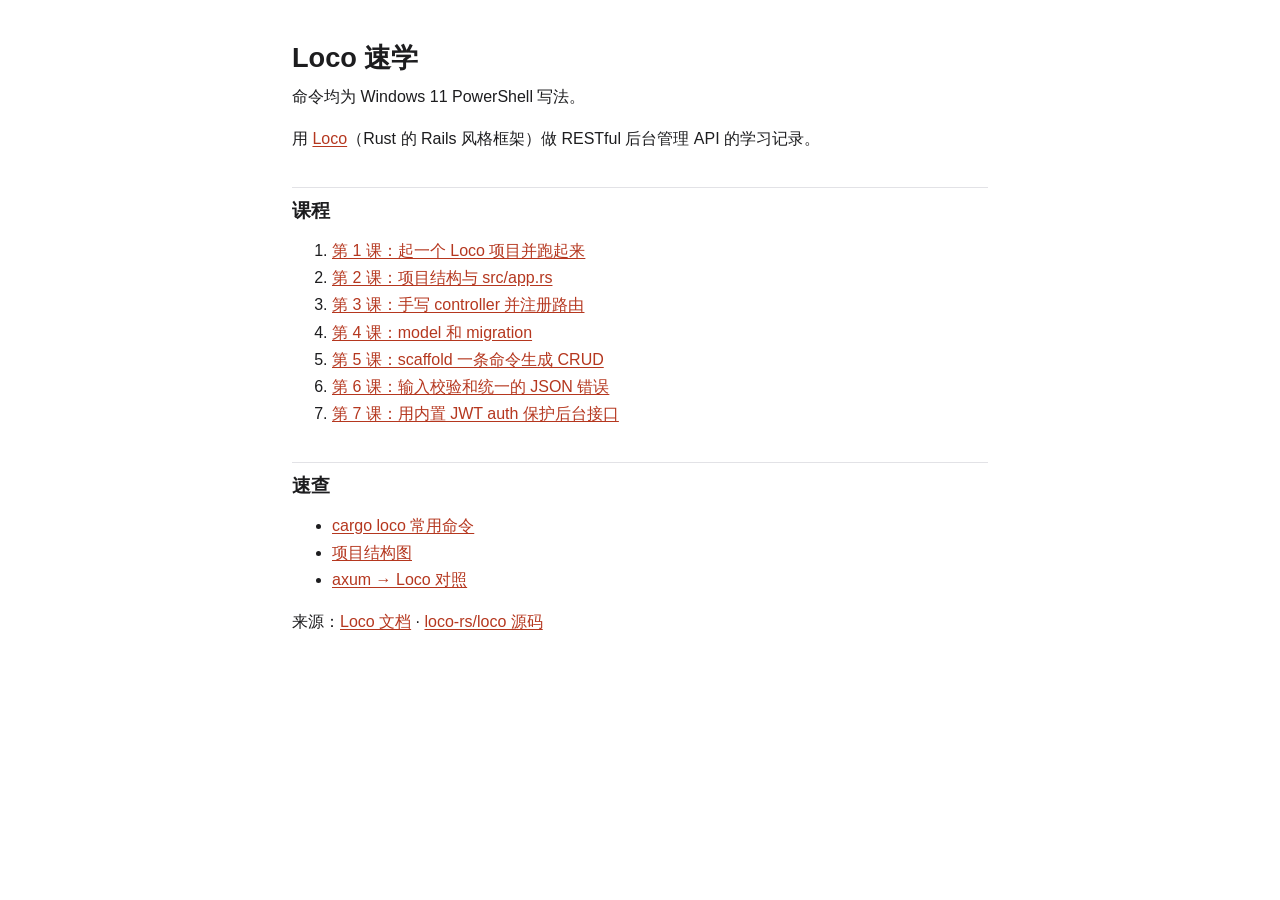
<file: index.html>
<!doctype html>
<html lang="zh-CN"><head><meta charset="utf-8"><meta name="viewport" content="width=device-width,initial-scale=1">
<title>Loco 速学</title><link rel="stylesheet" href="assets/style.css"></head>
<body><main>
<h1>Loco 速学</h1>
<p>命令均为 Windows 11 PowerShell 写法。</p>
<p>用 <a href="https://loco.rs/">Loco</a>（Rust 的 Rails 风格框架）做 RESTful 后台管理 API 的学习记录。</p>
<h2>课程</h2>
<ol>
<li><a href="lessons/0001-loco-new.html">第 1 课：起一个 Loco 项目并跑起来</a></li>
<li><a href="lessons/0002-structure-app-rs.html">第 2 课：项目结构与 src/app.rs</a></li>
<li><a href="lessons/0003-routes-controller.html">第 3 课：手写 controller 并注册路由</a></li>
<li><a href="lessons/0004-model-migration.html">第 4 课：model 和 migration</a></li>
<li><a href="lessons/0005-scaffold.html">第 5 课：scaffold 一条命令生成 CRUD</a></li>
<li><a href="lessons/0006-validation-json.html">第 6 课：输入校验和统一的 JSON 错误</a></li>
<li><a href="lessons/0007-auth-jwt.html">第 7 课：用内置 JWT auth 保护后台接口</a></li>
</ol>
<h2>速查</h2>
<ul>
<li><a href="reference/cargo-loco-commands.html">cargo loco 常用命令</a></li>
<li><a href="reference/project-structure.html">项目结构图</a></li>
<li><a href="reference/axum-to-loco.html">axum → Loco 对照</a></li>
</ul>
<p>来源：<a href="https://loco.rs/docs/">Loco 文档</a> · <a href="https://github.com/loco-rs/loco">loco-rs/loco 源码</a></p>
</main></body></html>
</file>
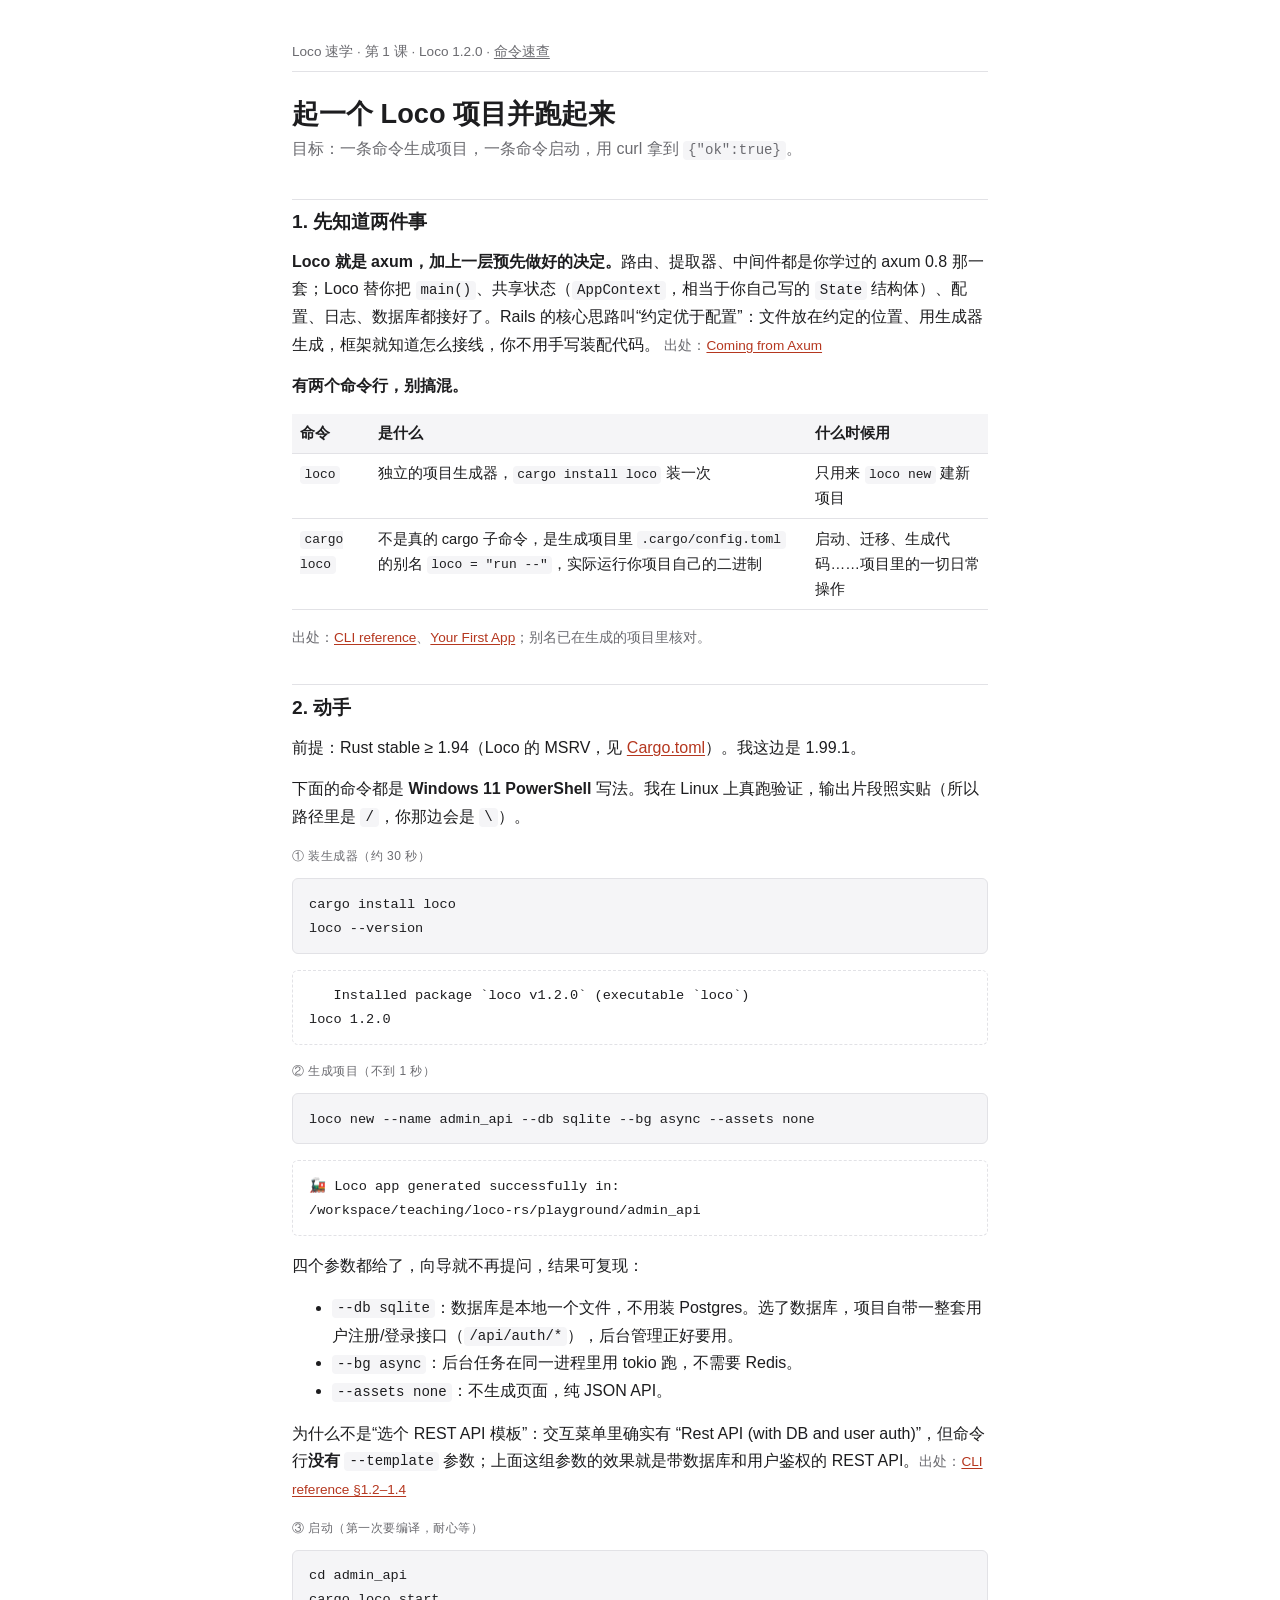
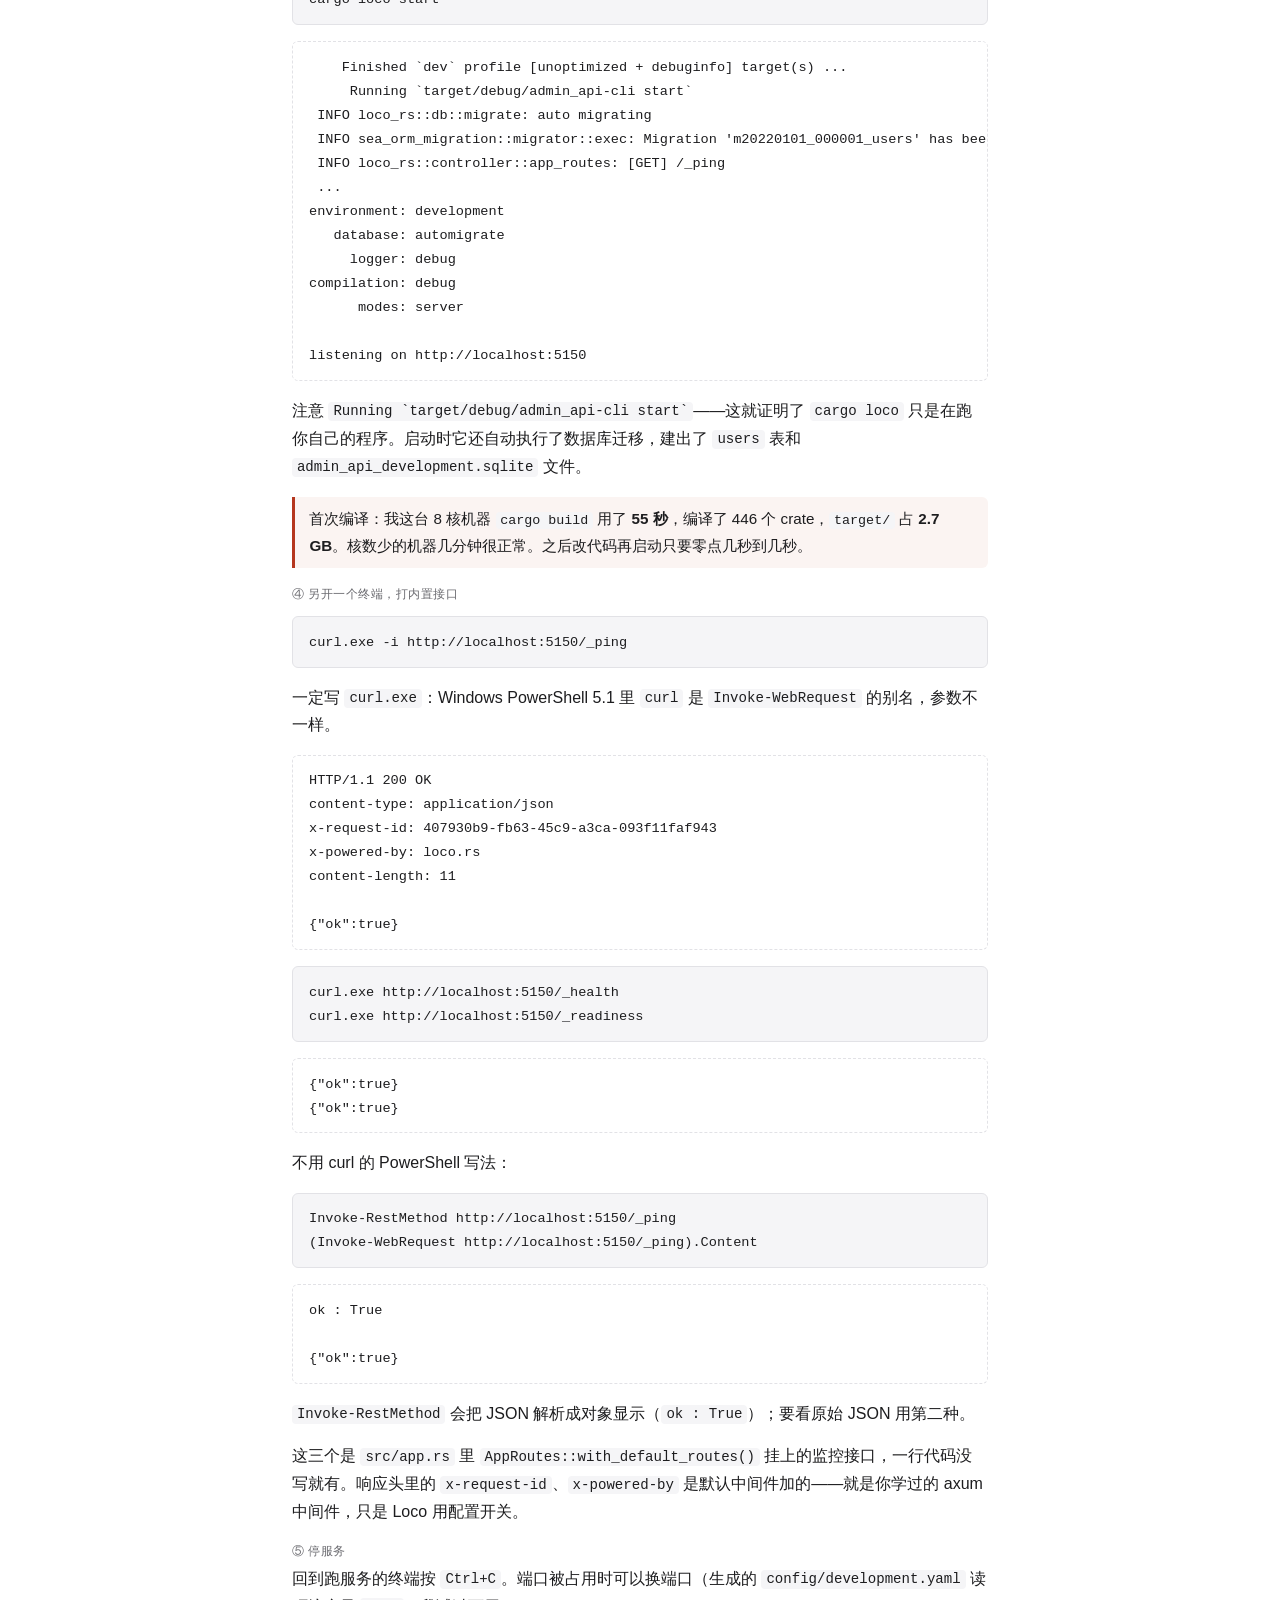
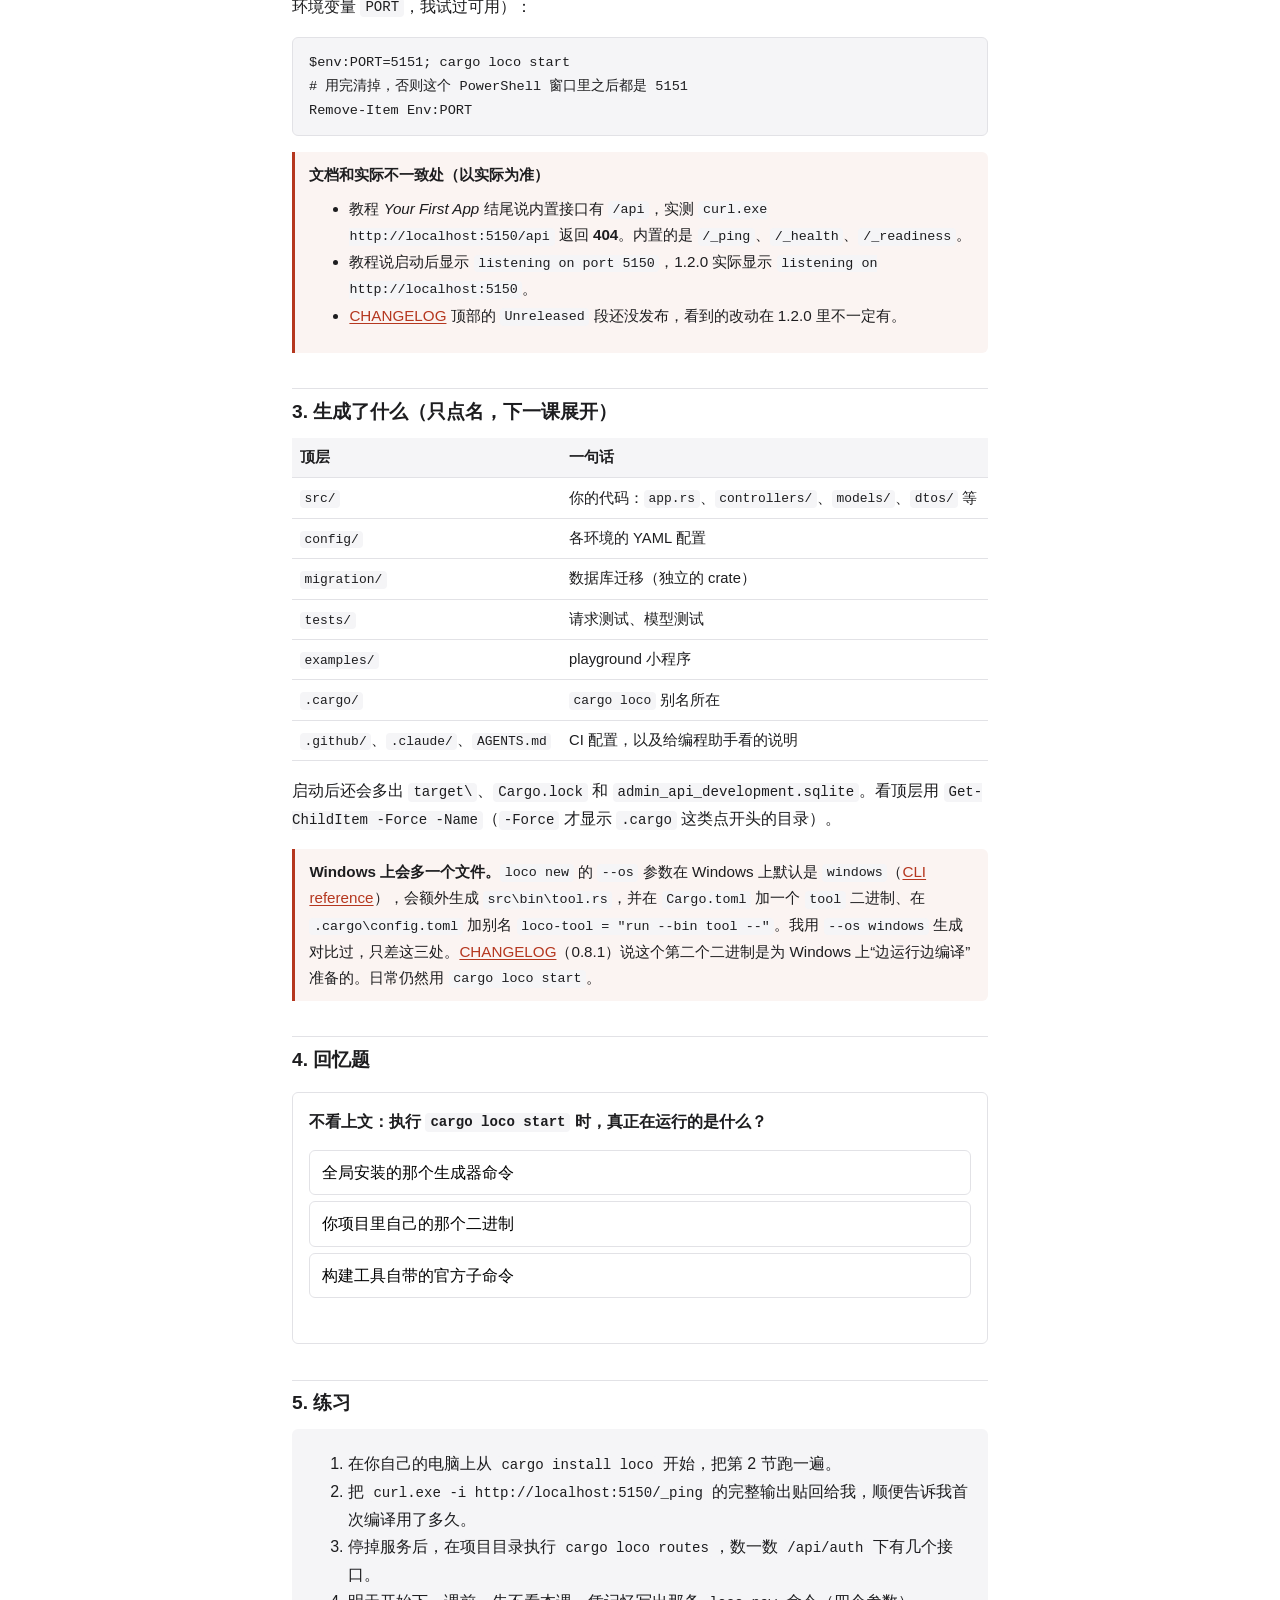
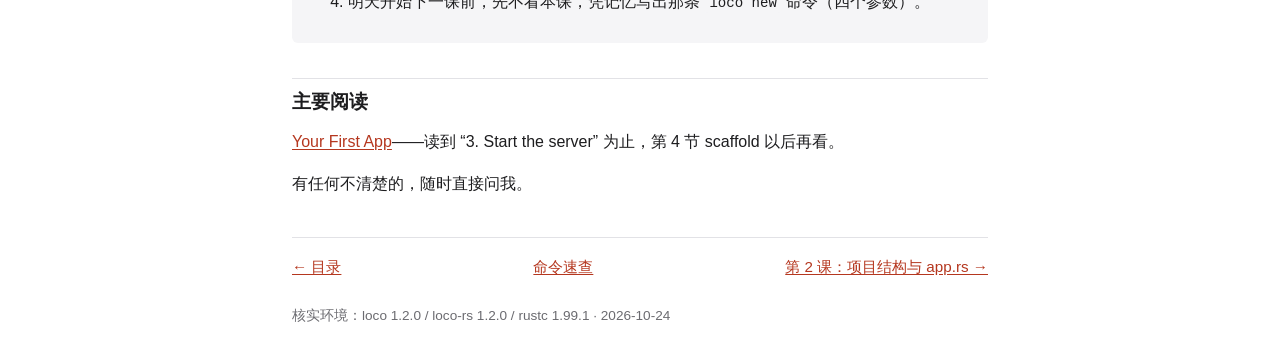
<file: lessons/0001-loco-new.html>
<!doctype html>
<html lang="zh-CN">
<head>
<meta charset="utf-8">
<meta name="viewport" content="width=device-width, initial-scale=1">
<title>第 1 课：起一个 Loco 项目并跑起来</title>
<link rel="stylesheet" href="../assets/style.css">
</head>
<body>
<header class="course">Loco 速学 · 第 1 课 · Loco 1.2.0 · <a href="../reference/cargo-loco-commands.html">命令速查</a></header>

<h1>起一个 Loco 项目并跑起来</h1>
<p class="lede">目标：一条命令生成项目，一条命令启动，用 curl 拿到 <code>{"ok":true}</code>。</p>

<h2>1. 先知道两件事</h2>
<p><strong>Loco 就是 axum，加上一层预先做好的决定。</strong>路由、提取器、中间件都是你学过的 axum 0.8 那一套；Loco 替你把 <code>main()</code>、共享状态（<code>AppContext</code>，相当于你自己写的 <code>State</code> 结构体）、配置、日志、数据库都接好了。Rails 的核心思路叫“约定优于配置”：文件放在约定的位置、用生成器生成，框架就知道怎么接线，你不用手写装配代码。
<span class="source">出处：<a href="https://loco.rs/docs/explanation/coming-from-axum/">Coming from Axum</a></span></p>

<p><strong>有两个命令行，别搞混。</strong></p>
<table>
<tr><th>命令</th><th>是什么</th><th>什么时候用</th></tr>
<tr><td><code>loco</code></td><td>独立的项目生成器，<code>cargo install loco</code> 装一次</td><td>只用来 <code>loco new</code> 建新项目</td></tr>
<tr><td><code>cargo loco</code></td><td>不是真的 cargo 子命令，是生成项目里 <code>.cargo/config.toml</code> 的别名 <code>loco = "run --"</code>，实际运行你项目自己的二进制</td><td>启动、迁移、生成代码……项目里的一切日常操作</td></tr>
</table>
<p class="source">出处：<a href="https://loco.rs/docs/reference/cli/">CLI reference</a>、<a href="https://loco.rs/docs/tutorials/your-first-app/">Your First App</a>；别名已在生成的项目里核对。</p>

<h2>2. 动手</h2>
<p>前提：Rust stable ≥ 1.94（Loco 的 MSRV，见 <a href="https://github.com/loco-rs/loco/blob/master/Cargo.toml">Cargo.toml</a>）。我这边是 1.99.1。</p>
<p>下面的命令都是 <strong>Windows 11 PowerShell</strong> 写法。我在 Linux 上真跑验证，输出片段照实贴（所以路径里是 <code>/</code>，你那边会是 <code>\</code>）。</p>

<span class="label">① 装生成器（约 30 秒）</span>
<pre><code>cargo install loco
loco --version</code></pre>
<pre class="output"><code>   Installed package `loco v1.2.0` (executable `loco`)
loco 1.2.0</code></pre>

<span class="label">② 生成项目（不到 1 秒）</span>
<pre><code>loco new --name admin_api --db sqlite --bg async --assets none</code></pre>
<pre class="output"><code>🚂 Loco app generated successfully in:
/workspace/teaching/loco-rs/playground/admin_api</code></pre>
<p>四个参数都给了，向导就不再提问，结果可复现：</p>
<ul>
<li><code>--db sqlite</code>：数据库是本地一个文件，不用装 Postgres。选了数据库，项目自带一整套用户注册/登录接口（<code>/api/auth/*</code>），后台管理正好要用。</li>
<li><code>--bg async</code>：后台任务在同一进程里用 tokio 跑，不需要 Redis。</li>
<li><code>--assets none</code>：不生成页面，纯 JSON API。</li>
</ul>
<p>为什么不是“选个 REST API 模板”：交互菜单里确实有 “Rest API (with DB and user auth)”，但命令行<strong>没有</strong> <code>--template</code> 参数；上面这组参数的效果就是带数据库和用户鉴权的 REST API。<span class="source">出处：<a href="https://loco.rs/docs/reference/cli/">CLI reference §1.2–1.4</a></span></p>

<span class="label">③ 启动（第一次要编译，耐心等）</span>
<pre><code>cd admin_api
cargo loco start</code></pre>
<pre class="output"><code>    Finished `dev` profile [unoptimized + debuginfo] target(s) ...
     Running `target/debug/admin_api-cli start`
 INFO loco_rs::db::migrate: auto migrating
 INFO sea_orm_migration::migrator::exec: Migration 'm20220101_000001_users' has been applied
 INFO loco_rs::controller::app_routes: [GET] /_ping
 ...
environment: development
   database: automigrate
     logger: debug
compilation: debug
      modes: server

listening on http://localhost:5150</code></pre>
<p>注意 <code>Running `target/debug/admin_api-cli start`</code>——这就证明了 <code>cargo loco</code> 只是在跑你自己的程序。启动时它还自动执行了数据库迁移，建出了 <code>users</code> 表和 <code>admin_api_development.sqlite</code> 文件。</p>
<div class="note">首次编译：我这台 8 核机器 <code>cargo build</code> 用了 <strong>55 秒</strong>，编译了 446 个 crate，<code>target/</code> 占 <strong>2.7 GB</strong>。核数少的机器几分钟很正常。之后改代码再启动只要零点几秒到几秒。</div>

<span class="label">④ 另开一个终端，打内置接口</span>
<pre><code>curl.exe -i http://localhost:5150/_ping</code></pre>
<p>一定写 <code>curl.exe</code>：Windows PowerShell 5.1 里 <code>curl</code> 是 <code>Invoke-WebRequest</code> 的别名，参数不一样。</p>
<pre class="output"><code>HTTP/1.1 200 OK
content-type: application/json
x-request-id: 407930b9-fb63-45c9-a3ca-093f11faf943
x-powered-by: loco.rs
content-length: 11

{"ok":true}</code></pre>
<pre><code>curl.exe http://localhost:5150/_health
curl.exe http://localhost:5150/_readiness</code></pre>
<pre class="output"><code>{"ok":true}
{"ok":true}</code></pre>
<p>不用 curl 的 PowerShell 写法：</p>
<pre><code>Invoke-RestMethod http://localhost:5150/_ping
(Invoke-WebRequest http://localhost:5150/_ping).Content</code></pre>
<pre class="output"><code>ok : True

{"ok":true}</code></pre>
<p><code>Invoke-RestMethod</code> 会把 JSON 解析成对象显示（<code>ok : True</code>）；要看原始 JSON 用第二种。</p>
<p>这三个是 <code>src/app.rs</code> 里 <code>AppRoutes::with_default_routes()</code> 挂上的监控接口，一行代码没写就有。响应头里的 <code>x-request-id</code>、<code>x-powered-by</code> 是默认中间件加的——就是你学过的 axum 中间件，只是 Loco 用配置开关。</p>

<span class="label">⑤ 停服务</span>
<p>回到跑服务的终端按 <code>Ctrl+C</code>。端口被占用时可以换端口（生成的 <code>config/development.yaml</code> 读环境变量 <code>PORT</code>，我试过可用）：</p>
<pre><code>$env:PORT=5151; cargo loco start
# 用完清掉，否则这个 PowerShell 窗口里之后都是 5151
Remove-Item Env:PORT</code></pre>

<div class="note"><strong>文档和实际不一致处（以实际为准）</strong>
<ul>
<li>教程 <em>Your First App</em> 结尾说内置接口有 <code>/api</code>，实测 <code>curl.exe http://localhost:5150/api</code> 返回 <strong>404</strong>。内置的是 <code>/_ping</code>、<code>/_health</code>、<code>/_readiness</code>。</li>
<li>教程说启动后显示 <code>listening on port 5150</code>，1.2.0 实际显示 <code>listening on http://localhost:5150</code>。</li>
<li><a href="https://github.com/loco-rs/loco/blob/master/CHANGELOG.md">CHANGELOG</a> 顶部的 <code>Unreleased</code> 段还没发布，看到的改动在 1.2.0 里不一定有。</li>
</ul></div>

<h2>3. 生成了什么（只点名，下一课展开）</h2>
<table>
<tr><th>顶层</th><th>一句话</th></tr>
<tr><td><code>src/</code></td><td>你的代码：<code>app.rs</code>、<code>controllers/</code>、<code>models/</code>、<code>dtos/</code> 等</td></tr>
<tr><td><code>config/</code></td><td>各环境的 YAML 配置</td></tr>
<tr><td><code>migration/</code></td><td>数据库迁移（独立的 crate）</td></tr>
<tr><td><code>tests/</code></td><td>请求测试、模型测试</td></tr>
<tr><td><code>examples/</code></td><td>playground 小程序</td></tr>
<tr><td><code>.cargo/</code></td><td><code>cargo loco</code> 别名所在</td></tr>
<tr><td><code>.github/</code>、<code>.claude/</code>、<code>AGENTS.md</code></td><td>CI 配置，以及给编程助手看的说明</td></tr>
</table>
<p>启动后还会多出 <code>target\</code>、<code>Cargo.lock</code> 和 <code>admin_api_development.sqlite</code>。看顶层用 <code>Get-ChildItem -Force -Name</code>（<code>-Force</code> 才显示 <code>.cargo</code> 这类点开头的目录）。</p>
<div class="note"><strong>Windows 上会多一个文件。</strong><code>loco new</code> 的 <code>--os</code> 参数在 Windows 上默认是 <code>windows</code>（<a href="https://loco.rs/docs/reference/cli/">CLI reference</a>），会额外生成 <code>src\bin\tool.rs</code>，并在 <code>Cargo.toml</code> 加一个 <code>tool</code> 二进制、在 <code>.cargo\config.toml</code> 加别名 <code>loco-tool = "run --bin tool --"</code>。我用 <code>--os windows</code> 生成对比过，只差这三处。<a href="https://github.com/loco-rs/loco/blob/master/CHANGELOG.md">CHANGELOG</a>（0.8.1）说这个第二个二进制是为 Windows 上“边运行边编译”准备的。日常仍然用 <code>cargo loco start</code>。</div>

<h2>4. 回忆题</h2>
<div class="quiz" id="q1">
<p class="q">不看上文：执行 <code>cargo loco start</code> 时，真正在运行的是什么？</p>
<button data-ok="0">全局安装的那个生成器命令</button>
<button data-ok="1">你项目里自己的那个二进制</button>
<button data-ok="0">构建工具自带的官方子命令</button>
<p class="fb" aria-live="polite"></p>
</div>
<script>
document.querySelectorAll('.quiz').forEach(function (quiz) {
  var fb = quiz.querySelector('.fb');
  quiz.querySelectorAll('button').forEach(function (b) {
    b.addEventListener('click', function () {
      quiz.querySelectorAll('button').forEach(function (x) { x.classList.remove('right', 'wrong'); });
      if (b.dataset.ok === '1') {
        b.classList.add('right');
        fb.textContent = '对。.cargo/config.toml 里 loco = "run --"，等于 cargo run -- start，跑的是 target\\debug\\admin_api-cli.exe。';
      } else {
        b.classList.add('wrong');
        fb.textContent = '不对。全局的 loco 只负责 new；cargo 本身也没有 loco 子命令。再想想启动日志里 Running 那一行。';
      }
    });
  });
});
</script>

<h2>5. 练习</h2>
<div class="task">
<ol>
<li>在你自己的电脑上从 <code>cargo install loco</code> 开始，把第 2 节跑一遍。</li>
<li>把 <code>curl.exe -i http://localhost:5150/_ping</code> 的完整输出贴回给我，顺便告诉我首次编译用了多久。</li>
<li>停掉服务后，在项目目录执行 <code>cargo loco routes</code>，数一数 <code>/api/auth</code> 下有几个接口。</li>
<li>明天开始下一课前，先不看本课，凭记忆写出那条 <code>loco new</code> 命令（四个参数）。</li>
</ol>
</div>

<h2>主要阅读</h2>
<p><a href="https://loco.rs/docs/tutorials/your-first-app/">Your First App</a>——读到 “3. Start the server” 为止，第 4 节 scaffold 以后再看。</p>

<p>有任何不清楚的，随时直接问我。</p>

<nav class="next">
<a href="../index.html">← 目录</a>
<a href="../reference/cargo-loco-commands.html">命令速查</a>
<a href="0002-structure-app-rs.html">第 2 课：项目结构与 app.rs →</a>
</nav>
<footer>核实环境：loco 1.2.0 / loco-rs 1.2.0 / rustc 1.99.1 · 2026-10-24</footer>
</body>
</html>
</file>
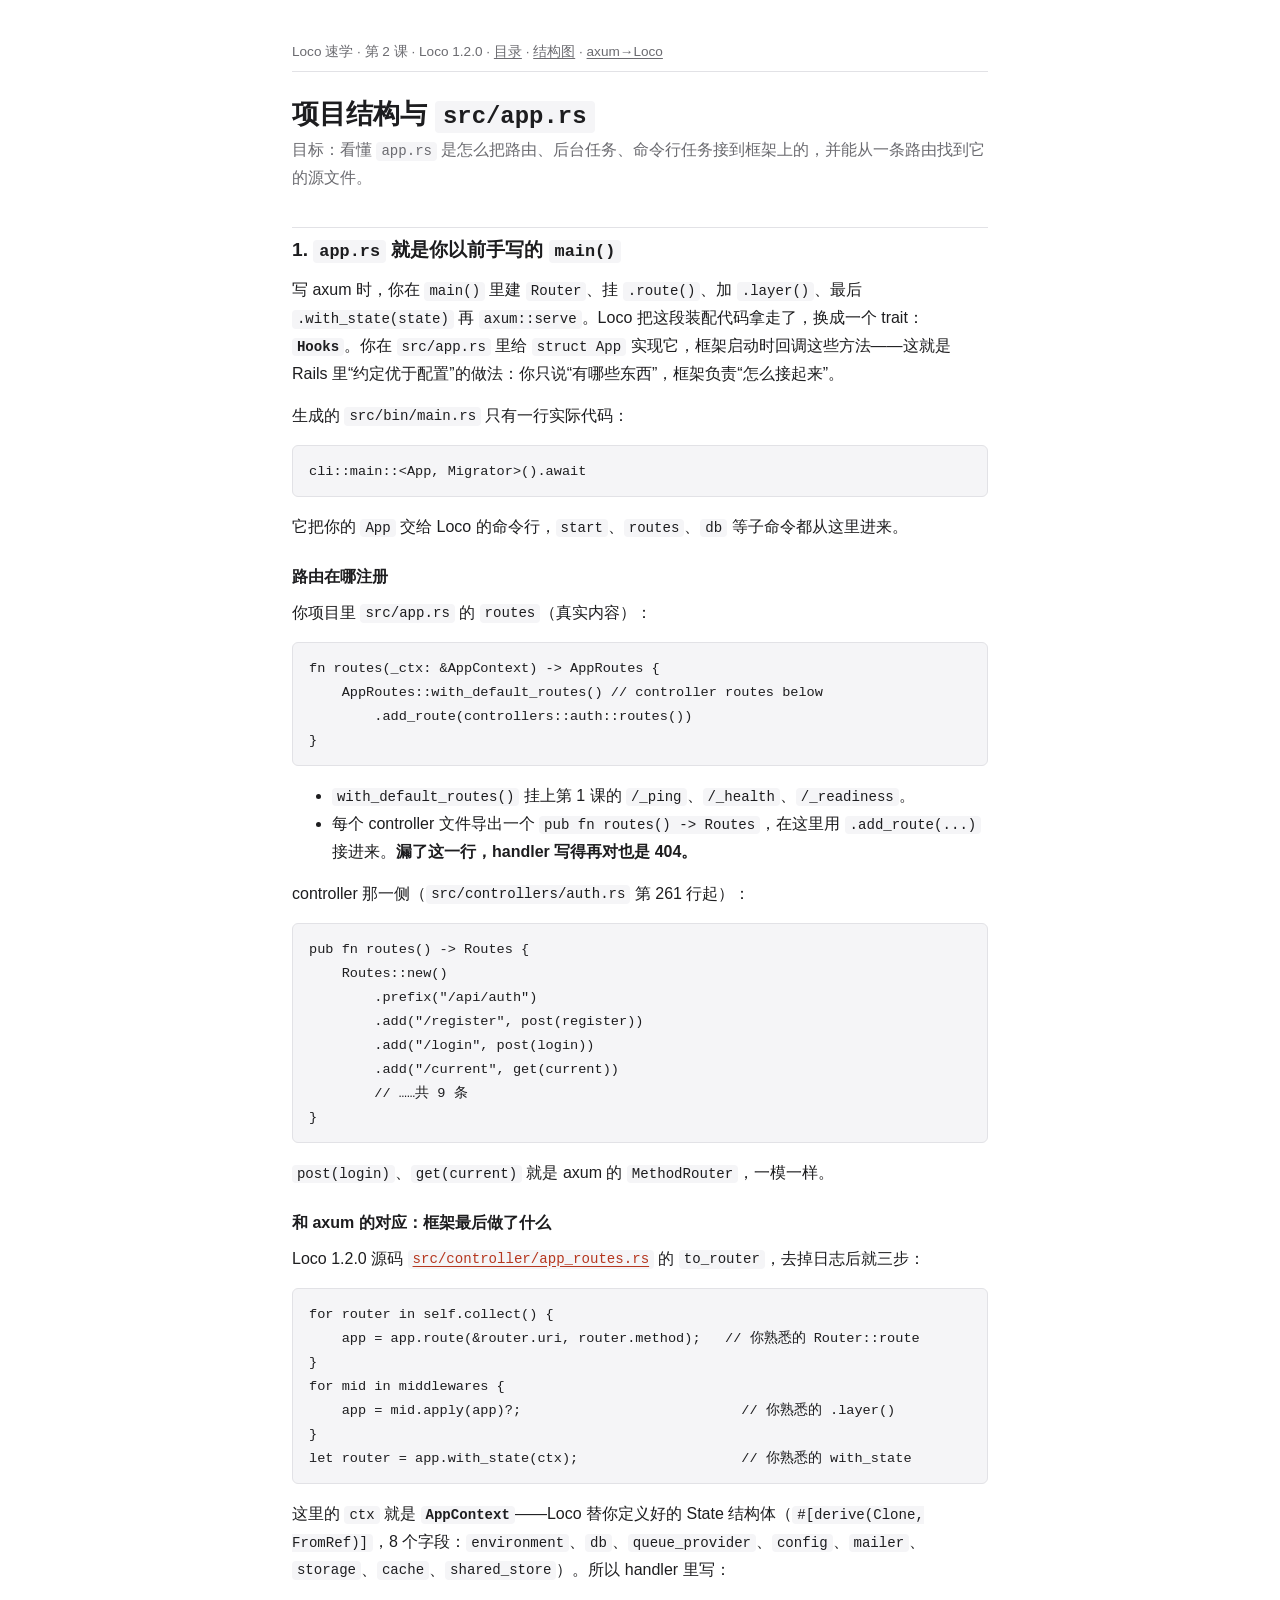
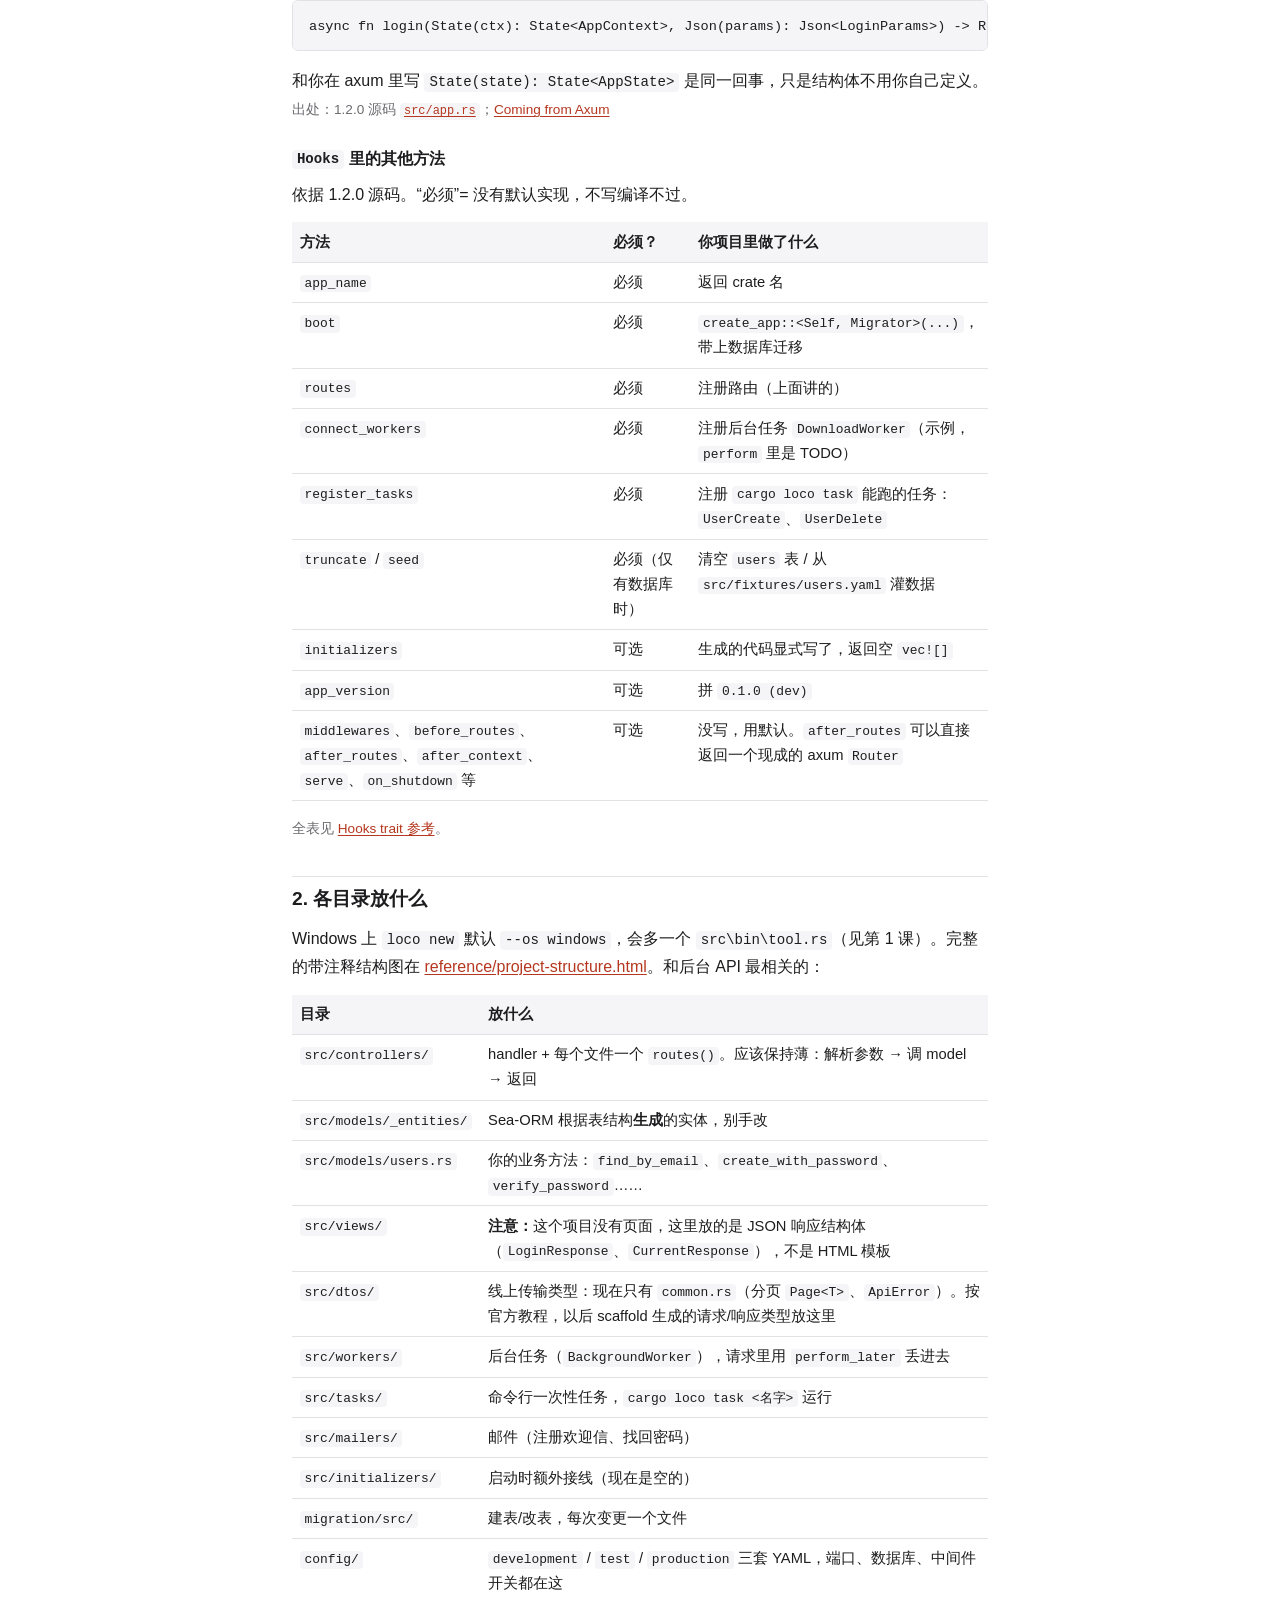
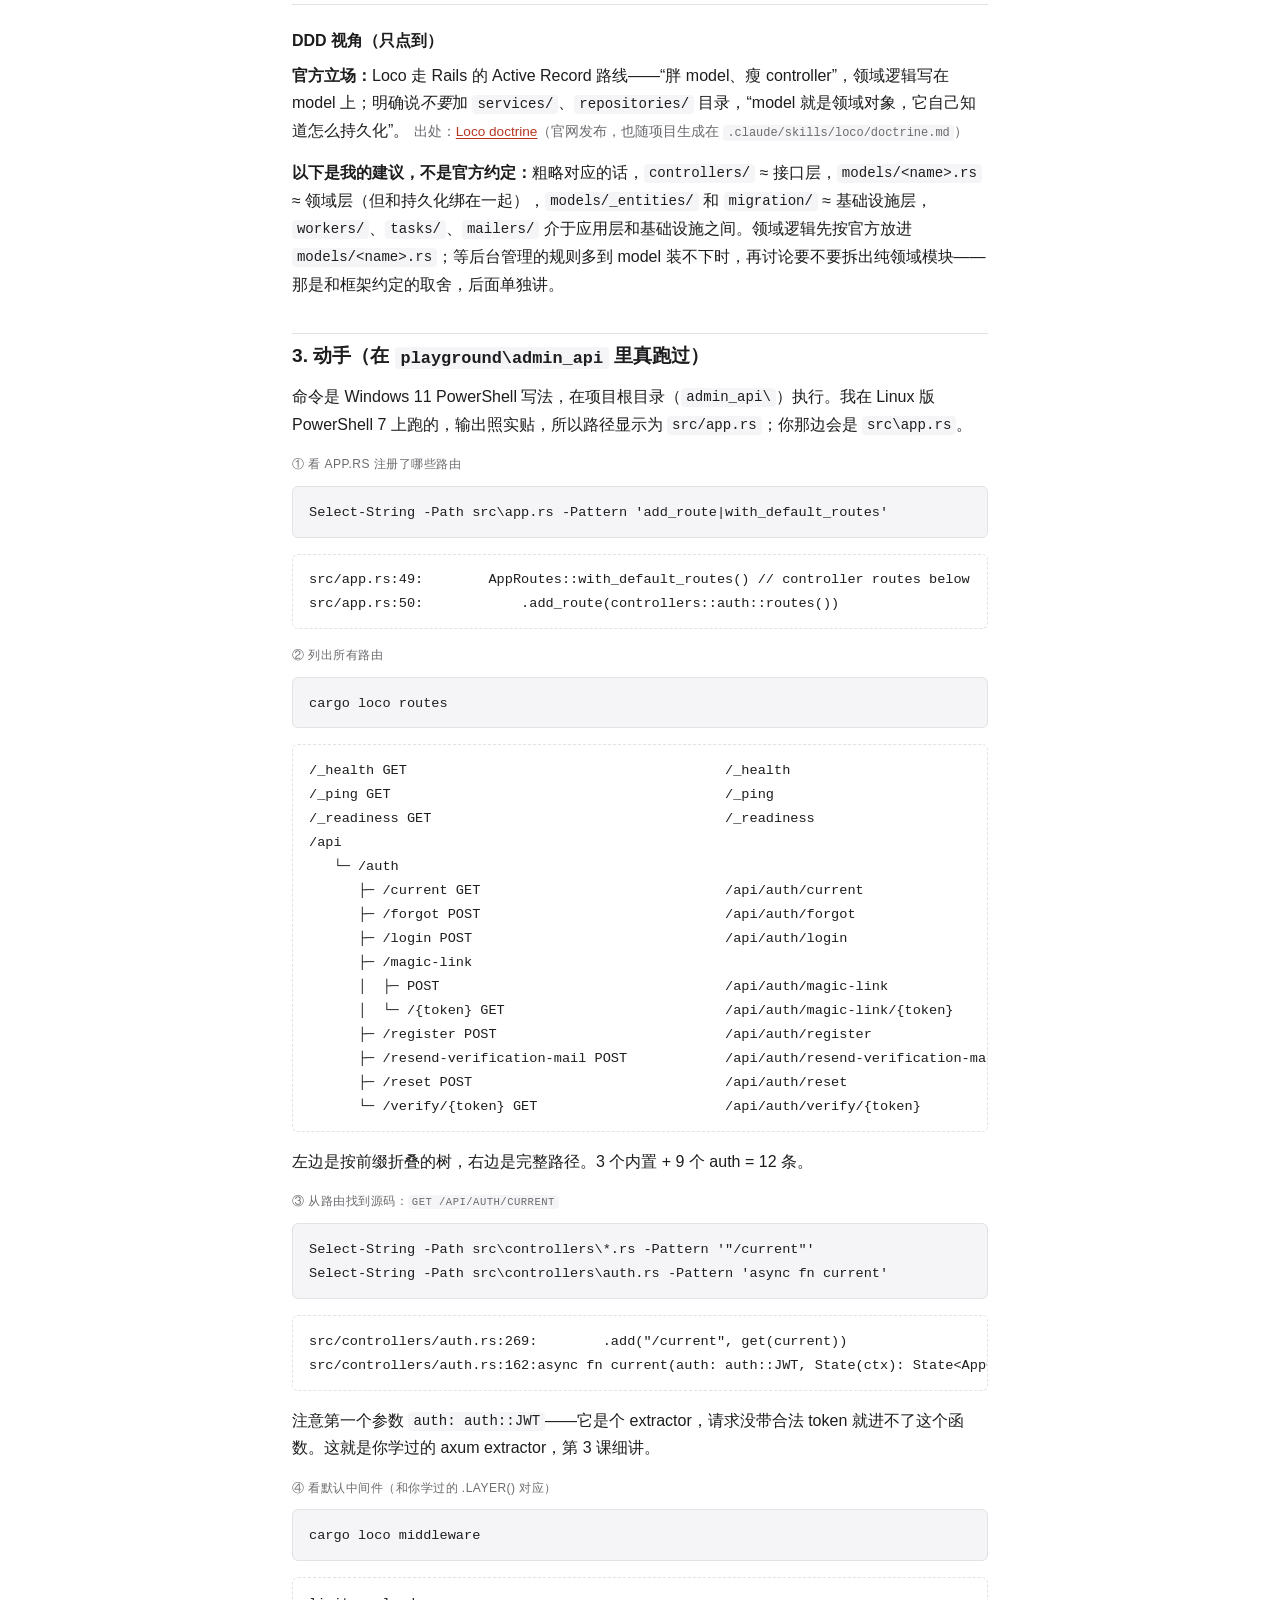
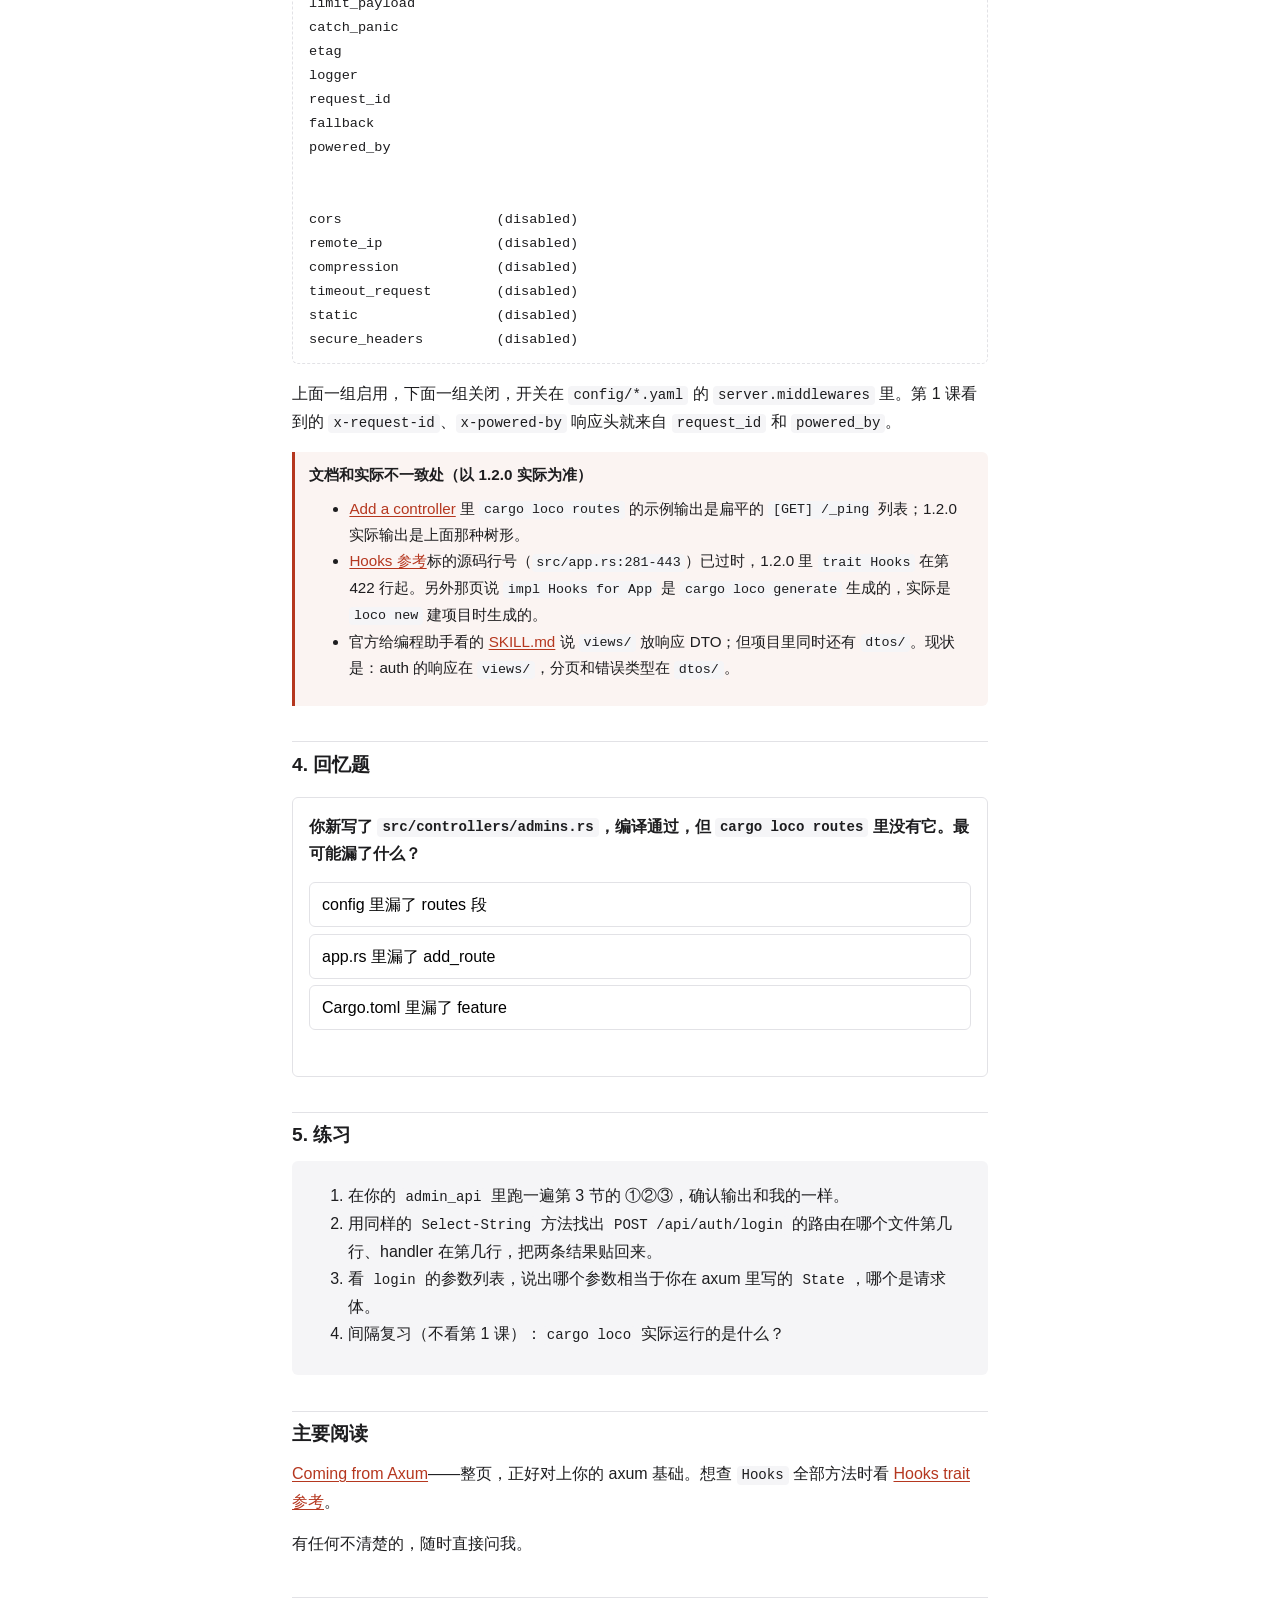
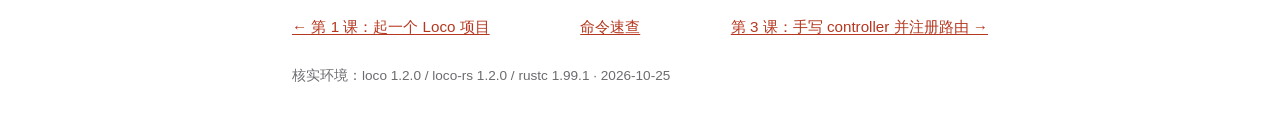
<file: lessons/0002-structure-app-rs.html>
<!doctype html>
<html lang="zh-CN">
<head>
<meta charset="utf-8">
<meta name="viewport" content="width=device-width, initial-scale=1">
<title>第 2 课：项目结构与 src/app.rs</title>
<link rel="stylesheet" href="../assets/style.css">
</head>
<body>
<header class="course">Loco 速学 · 第 2 课 · Loco 1.2.0 · <a href="../index.html">目录</a> · <a href="../reference/project-structure.html">结构图</a> · <a href="../reference/axum-to-loco.html">axum→Loco</a></header>

<h1>项目结构与 <code>src/app.rs</code></h1>
<p class="lede">目标：看懂 <code>app.rs</code> 是怎么把路由、后台任务、命令行任务接到框架上的，并能从一条路由找到它的源文件。</p>

<h2>1. <code>app.rs</code> 就是你以前手写的 <code>main()</code></h2>
<p>写 axum 时，你在 <code>main()</code> 里建 <code>Router</code>、挂 <code>.route()</code>、加 <code>.layer()</code>、最后 <code>.with_state(state)</code> 再 <code>axum::serve</code>。Loco 把这段装配代码拿走了，换成一个 trait：<strong><code>Hooks</code></strong>。你在 <code>src/app.rs</code> 里给 <code>struct App</code> 实现它，框架启动时回调这些方法——这就是 Rails 里“约定优于配置”的做法：你只说“有哪些东西”，框架负责“怎么接起来”。</p>
<p>生成的 <code>src/bin/main.rs</code> 只有一行实际代码：</p>
<pre><code>cli::main::&lt;App, Migrator&gt;().await</code></pre>
<p>它把你的 <code>App</code> 交给 Loco 的命令行，<code>start</code>、<code>routes</code>、<code>db</code> 等子命令都从这里进来。</p>

<h3>路由在哪注册</h3>
<p>你项目里 <code>src/app.rs</code> 的 <code>routes</code>（真实内容）：</p>
<pre><code>fn routes(_ctx: &amp;AppContext) -&gt; AppRoutes {
    AppRoutes::with_default_routes() // controller routes below
        .add_route(controllers::auth::routes())
}</code></pre>
<ul>
<li><code>with_default_routes()</code> 挂上第 1 课的 <code>/_ping</code>、<code>/_health</code>、<code>/_readiness</code>。</li>
<li>每个 controller 文件导出一个 <code>pub fn routes() -&gt; Routes</code>，在这里用 <code>.add_route(...)</code> 接进来。<strong>漏了这一行，handler 写得再对也是 404。</strong></li>
</ul>
<p>controller 那一侧（<code>src/controllers/auth.rs</code> 第 261 行起）：</p>
<pre><code>pub fn routes() -&gt; Routes {
    Routes::new()
        .prefix("/api/auth")
        .add("/register", post(register))
        .add("/login", post(login))
        .add("/current", get(current))
        // ……共 9 条
}</code></pre>
<p><code>post(login)</code>、<code>get(current)</code> 就是 axum 的 <code>MethodRouter</code>，一模一样。</p>

<h3>和 axum 的对应：框架最后做了什么</h3>
<p>Loco 1.2.0 源码 <a href="https://github.com/loco-rs/loco/blob/v1.2.0/src/controller/app_routes.rs"><code>src/controller/app_routes.rs</code></a> 的 <code>to_router</code>，去掉日志后就三步：</p>
<pre><code>for router in self.collect() {
    app = app.route(&amp;router.uri, router.method);   // 你熟悉的 Router::route
}
for mid in middlewares {
    app = mid.apply(app)?;                           // 你熟悉的 .layer()
}
let router = app.with_state(ctx);                    // 你熟悉的 with_state</code></pre>
<p>这里的 <code>ctx</code> 就是 <strong><code>AppContext</code></strong>——Loco 替你定义好的 State 结构体（<code>#[derive(Clone, FromRef)]</code>，8 个字段：<code>environment</code>、<code>db</code>、<code>queue_provider</code>、<code>config</code>、<code>mailer</code>、<code>storage</code>、<code>cache</code>、<code>shared_store</code>）。所以 handler 里写：</p>
<pre><code>async fn login(State(ctx): State&lt;AppContext&gt;, Json(params): Json&lt;LoginParams&gt;) -&gt; Result&lt;Response&gt;</code></pre>
<p>和你在 axum 里写 <code>State(state): State&lt;AppState&gt;</code> 是同一回事，只是结构体不用你自己定义。
<span class="source">出处：1.2.0 源码 <a href="https://github.com/loco-rs/loco/blob/v1.2.0/src/app.rs"><code>src/app.rs</code></a>；<a href="https://loco.rs/docs/explanation/coming-from-axum/">Coming from Axum</a></span></p>

<h3><code>Hooks</code> 里的其他方法</h3>
<p>依据 1.2.0 源码。“必须”= 没有默认实现，不写编译不过。</p>
<table>
<tr><th>方法</th><th>必须？</th><th>你项目里做了什么</th></tr>
<tr><td><code>app_name</code></td><td>必须</td><td>返回 crate 名</td></tr>
<tr><td><code>boot</code></td><td>必须</td><td><code>create_app::&lt;Self, Migrator&gt;(...)</code>，带上数据库迁移</td></tr>
<tr><td><code>routes</code></td><td>必须</td><td>注册路由（上面讲的）</td></tr>
<tr><td><code>connect_workers</code></td><td>必须</td><td>注册后台任务 <code>DownloadWorker</code>（示例，<code>perform</code> 里是 TODO）</td></tr>
<tr><td><code>register_tasks</code></td><td>必须</td><td>注册 <code>cargo loco task</code> 能跑的任务：<code>UserCreate</code>、<code>UserDelete</code></td></tr>
<tr><td><code>truncate</code> / <code>seed</code></td><td>必须（仅有数据库时）</td><td>清空 <code>users</code> 表 / 从 <code>src/fixtures/users.yaml</code> 灌数据</td></tr>
<tr><td><code>initializers</code></td><td>可选</td><td>生成的代码显式写了，返回空 <code>vec![]</code></td></tr>
<tr><td><code>app_version</code></td><td>可选</td><td>拼 <code>0.1.0 (dev)</code></td></tr>
<tr><td><code>middlewares</code>、<code>before_routes</code>、<code>after_routes</code>、<code>after_context</code>、<code>serve</code>、<code>on_shutdown</code> 等</td><td>可选</td><td>没写，用默认。<code>after_routes</code> 可以直接返回一个现成的 axum <code>Router</code></td></tr>
</table>
<p class="source">全表见 <a href="https://loco.rs/docs/reference/hooks/">Hooks trait 参考</a>。</p>

<h2>2. 各目录放什么</h2>
<p>Windows 上 <code>loco new</code> 默认 <code>--os windows</code>，会多一个 <code>src\bin\tool.rs</code>（见第 1 课）。完整的带注释结构图在 <a href="../reference/project-structure.html">reference/project-structure.html</a>。和后台 API 最相关的：</p>
<table>
<tr><th>目录</th><th>放什么</th></tr>
<tr><td><code>src/controllers/</code></td><td>handler + 每个文件一个 <code>routes()</code>。应该保持薄：解析参数 → 调 model → 返回</td></tr>
<tr><td><code>src/models/_entities/</code></td><td>Sea-ORM 根据表结构<strong>生成</strong>的实体，别手改</td></tr>
<tr><td><code>src/models/users.rs</code></td><td>你的业务方法：<code>find_by_email</code>、<code>create_with_password</code>、<code>verify_password</code>……</td></tr>
<tr><td><code>src/views/</code></td><td><strong>注意：</strong>这个项目没有页面，这里放的是 JSON 响应结构体（<code>LoginResponse</code>、<code>CurrentResponse</code>），不是 HTML 模板</td></tr>
<tr><td><code>src/dtos/</code></td><td>线上传输类型：现在只有 <code>common.rs</code>（分页 <code>Page&lt;T&gt;</code>、<code>ApiError</code>）。按官方教程，以后 scaffold 生成的请求/响应类型放这里</td></tr>
<tr><td><code>src/workers/</code></td><td>后台任务（<code>BackgroundWorker</code>），请求里用 <code>perform_later</code> 丢进去</td></tr>
<tr><td><code>src/tasks/</code></td><td>命令行一次性任务，<code>cargo loco task &lt;名字&gt;</code> 运行</td></tr>
<tr><td><code>src/mailers/</code></td><td>邮件（注册欢迎信、找回密码）</td></tr>
<tr><td><code>src/initializers/</code></td><td>启动时额外接线（现在是空的）</td></tr>
<tr><td><code>migration/src/</code></td><td>建表/改表，每次变更一个文件</td></tr>
<tr><td><code>config/</code></td><td><code>development</code> / <code>test</code> / <code>production</code> 三套 YAML，端口、数据库、中间件开关都在这</td></tr>
</table>

<h3>DDD 视角（只点到）</h3>
<p><strong>官方立场：</strong>Loco 走 Rails 的 Active Record 路线——“胖 model、瘦 controller”，领域逻辑写在 model 上；明确说<em>不要</em>加 <code>services/</code>、<code>repositories/</code> 目录，“model 就是领域对象，它自己知道怎么持久化”。
<span class="source">出处：<a href="https://loco.rs/skills/loco/doctrine.md">Loco doctrine</a>（官网发布，也随项目生成在 <code>.claude/skills/loco/doctrine.md</code>）</span></p>
<p><strong>以下是我的建议，不是官方约定：</strong>粗略对应的话，<code>controllers/</code> ≈ 接口层，<code>models/&lt;name&gt;.rs</code> ≈ 领域层（但和持久化绑在一起），<code>models/_entities/</code> 和 <code>migration/</code> ≈ 基础设施层，<code>workers/</code>、<code>tasks/</code>、<code>mailers/</code> 介于应用层和基础设施之间。领域逻辑先按官方放进 <code>models/&lt;name&gt;.rs</code>；等后台管理的规则多到 model 装不下时，再讨论要不要拆出纯领域模块——那是和框架约定的取舍，后面单独讲。</p>

<h2>3. 动手（在 <code>playground\admin_api</code> 里真跑过）</h2>
<p>命令是 Windows 11 PowerShell 写法，在项目根目录（<code>admin_api\</code>）执行。我在 Linux 版 PowerShell 7 上跑的，输出照实贴，所以路径显示为 <code>src/app.rs</code>；你那边会是 <code>src\app.rs</code>。</p>

<span class="label">① 看 app.rs 注册了哪些路由</span>
<pre><code>Select-String -Path src\app.rs -Pattern 'add_route|with_default_routes'</code></pre>
<pre class="output"><code>src/app.rs:49:        AppRoutes::with_default_routes() // controller routes below
src/app.rs:50:            .add_route(controllers::auth::routes())</code></pre>

<span class="label">② 列出所有路由</span>
<pre><code>cargo loco routes</code></pre>
<pre class="output"><code>/_health GET                                       /_health
/_ping GET                                         /_ping
/_readiness GET                                    /_readiness
/api
   └─ /auth
      ├─ /current GET                              /api/auth/current
      ├─ /forgot POST                              /api/auth/forgot
      ├─ /login POST                               /api/auth/login
      ├─ /magic-link
      │  ├─ POST                                   /api/auth/magic-link
      │  └─ /{token} GET                           /api/auth/magic-link/{token}
      ├─ /register POST                            /api/auth/register
      ├─ /resend-verification-mail POST            /api/auth/resend-verification-mail
      ├─ /reset POST                               /api/auth/reset
      └─ /verify/{token} GET                       /api/auth/verify/{token}</code></pre>
<p>左边是按前缀折叠的树，右边是完整路径。3 个内置 + 9 个 auth = 12 条。</p>

<span class="label">③ 从路由找到源码：<code>GET /api/auth/current</code></span>
<pre><code>Select-String -Path src\controllers\*.rs -Pattern '"/current"'
Select-String -Path src\controllers\auth.rs -Pattern 'async fn current'</code></pre>
<pre class="output"><code>src/controllers/auth.rs:269:        .add("/current", get(current))
src/controllers/auth.rs:162:async fn current(auth: auth::JWT, State(ctx): State&lt;AppContext&gt;) -&gt; Result&lt;Response&gt; {</code></pre>
<p>注意第一个参数 <code>auth: auth::JWT</code>——它是个 extractor，请求没带合法 token 就进不了这个函数。这就是你学过的 axum extractor，第 3 课细讲。</p>

<span class="label">④ 看默认中间件（和你学过的 .layer() 对应）</span>
<pre><code>cargo loco middleware</code></pre>
<pre class="output"><code>limit_payload
catch_panic
etag
logger
request_id
fallback
powered_by


cors                   (disabled)
remote_ip              (disabled)
compression            (disabled)
timeout_request        (disabled)
static                 (disabled)
secure_headers         (disabled)</code></pre>
<p>上面一组启用，下面一组关闭，开关在 <code>config/*.yaml</code> 的 <code>server.middlewares</code> 里。第 1 课看到的 <code>x-request-id</code>、<code>x-powered-by</code> 响应头就来自 <code>request_id</code> 和 <code>powered_by</code>。</p>

<div class="note"><strong>文档和实际不一致处（以 1.2.0 实际为准）</strong>
<ul>
<li><a href="https://loco.rs/docs/how-to/add-controller/">Add a controller</a> 里 <code>cargo loco routes</code> 的示例输出是扁平的 <code>[GET] /_ping</code> 列表；1.2.0 实际输出是上面那种树形。</li>
<li><a href="https://loco.rs/docs/reference/hooks/">Hooks 参考</a>标的源码行号（<code>src/app.rs:281-443</code>）已过时，1.2.0 里 <code>trait Hooks</code> 在第 422 行起。另外那页说 <code>impl Hooks for App</code> 是 <code>cargo loco generate</code> 生成的，实际是 <code>loco new</code> 建项目时生成的。</li>
<li>官方给编程助手看的 <a href="https://loco.rs/skills/loco/SKILL.md">SKILL.md</a> 说 <code>views/</code> 放响应 DTO；但项目里同时还有 <code>dtos/</code>。现状是：auth 的响应在 <code>views/</code>，分页和错误类型在 <code>dtos/</code>。</li>
</ul></div>

<h2>4. 回忆题</h2>
<div class="quiz" id="q1">
<p class="q">你新写了 <code>src/controllers/admins.rs</code>，编译通过，但 <code>cargo loco routes</code> 里没有它。最可能漏了什么？</p>
<button data-ok="0">config 里漏了 routes 段</button>
<button data-ok="1">app.rs 里漏了 add_route</button>
<button data-ok="0">Cargo.toml 里漏了 feature</button>
<p class="fb" aria-live="polite"></p>
</div>
<script>
document.querySelectorAll('.quiz').forEach(function (quiz) {
  var fb = quiz.querySelector('.fb');
  quiz.querySelectorAll('button').forEach(function (b) {
    b.addEventListener('click', function () {
      quiz.querySelectorAll('button').forEach(function (x) { x.classList.remove('right', 'wrong'); });
      if (b.dataset.ok === '1') {
        b.classList.add('right');
        fb.textContent = '对。路由只从 Hooks::routes 收集：要在 app.rs 里 .add_route(controllers::admins::routes())。用 cargo loco generate controller 会自动加上。';
      } else {
        b.classList.add('wrong');
        fb.textContent = '不对。YAML 里没有登记路由的地方，路由也不靠 feature 开关。想想 app.rs 的 routes() 里那条链。';
      }
    });
  });
});
</script>

<h2>5. 练习</h2>
<div class="task">
<ol>
<li>在你的 <code>admin_api</code> 里跑一遍第 3 节的 ①②③，确认输出和我的一样。</li>
<li>用同样的 <code>Select-String</code> 方法找出 <code>POST /api/auth/login</code> 的路由在哪个文件第几行、handler 在第几行，把两条结果贴回来。</li>
<li>看 <code>login</code> 的参数列表，说出哪个参数相当于你在 axum 里写的 <code>State</code>，哪个是请求体。</li>
<li>间隔复习（不看第 1 课）：<code>cargo loco</code> 实际运行的是什么？</li>
</ol>
</div>

<h2>主要阅读</h2>
<p><a href="https://loco.rs/docs/explanation/coming-from-axum/">Coming from Axum</a>——整页，正好对上你的 axum 基础。想查 <code>Hooks</code> 全部方法时看 <a href="https://loco.rs/docs/reference/hooks/">Hooks trait 参考</a>。</p>

<p>有任何不清楚的，随时直接问我。</p>

<nav class="next">
<a href="0001-loco-new.html">← 第 1 课：起一个 Loco 项目</a>
<a href="../reference/cargo-loco-commands.html">命令速查</a>
<a href="0003-routes-controller.html">第 3 课：手写 controller 并注册路由 →</a>
</nav>
<footer>核实环境：loco 1.2.0 / loco-rs 1.2.0 / rustc 1.99.1 · 2026-10-25</footer>
</body>
</html>
</file>
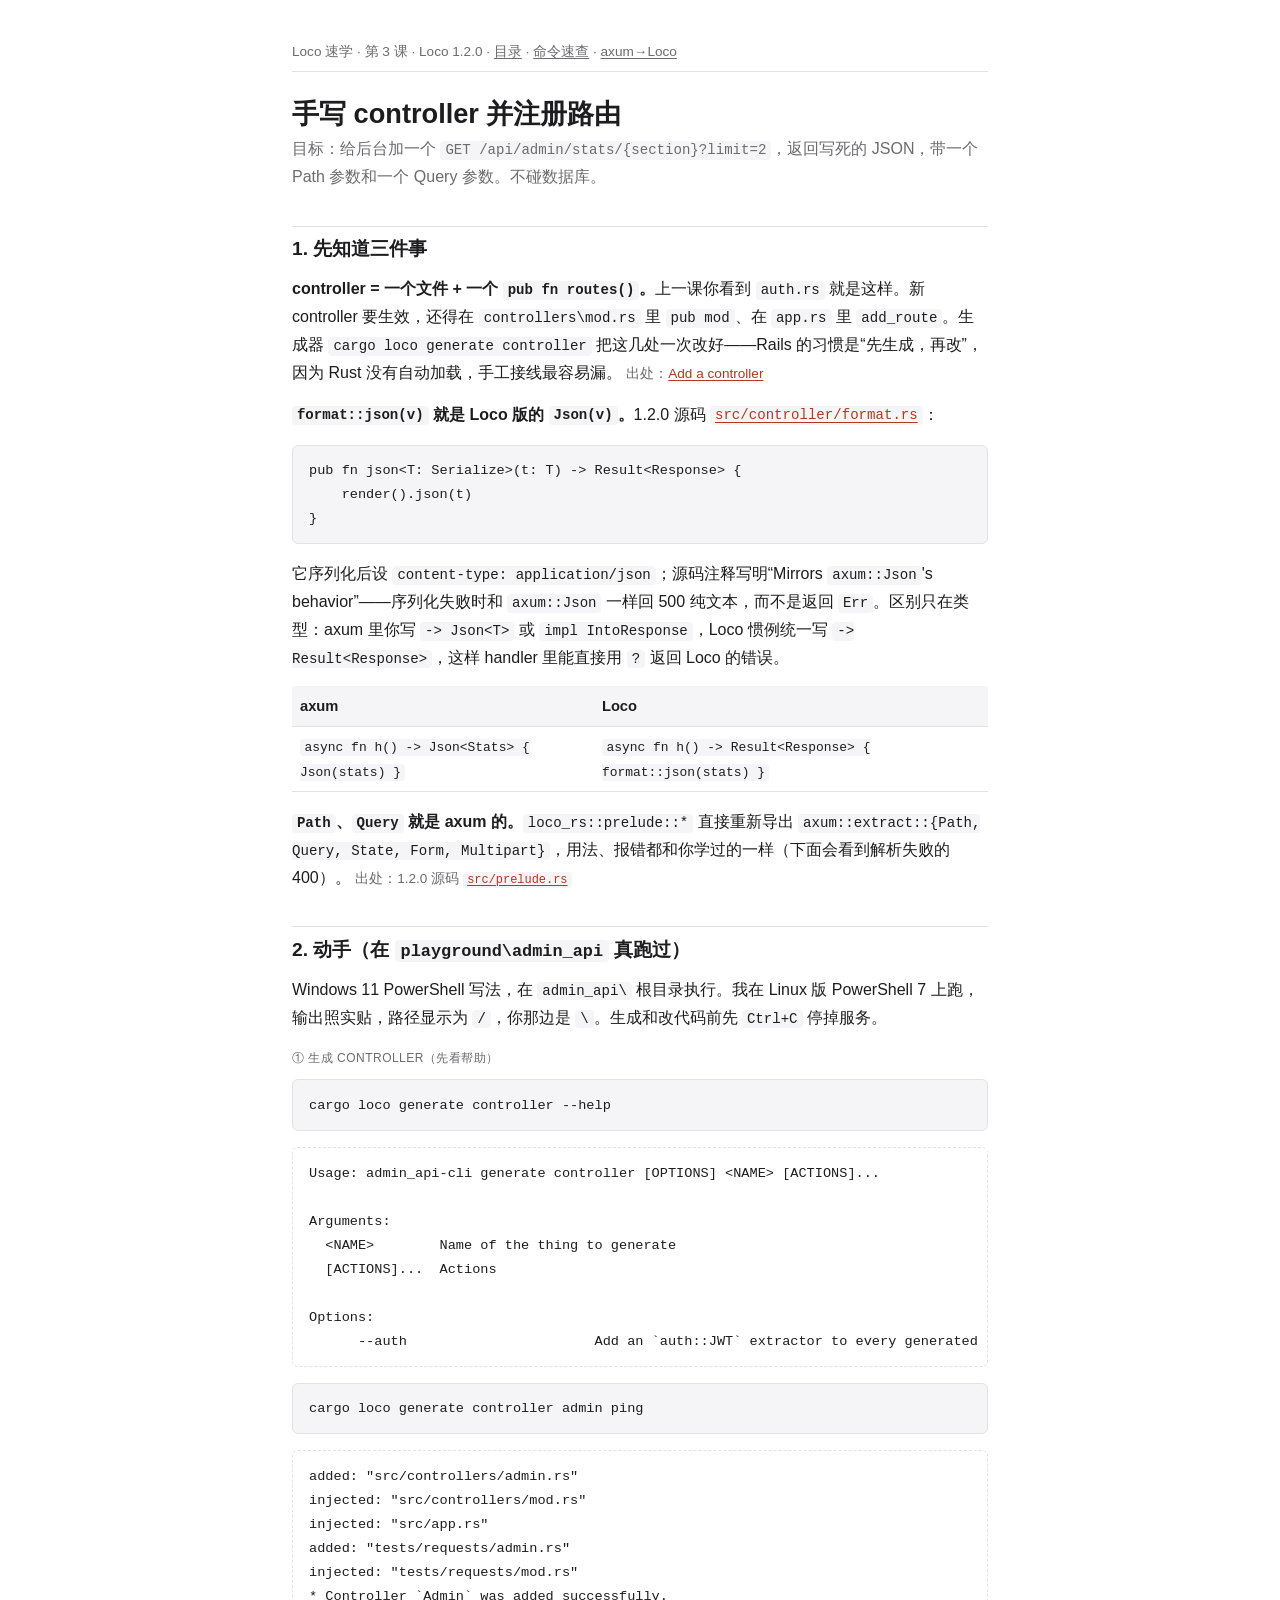
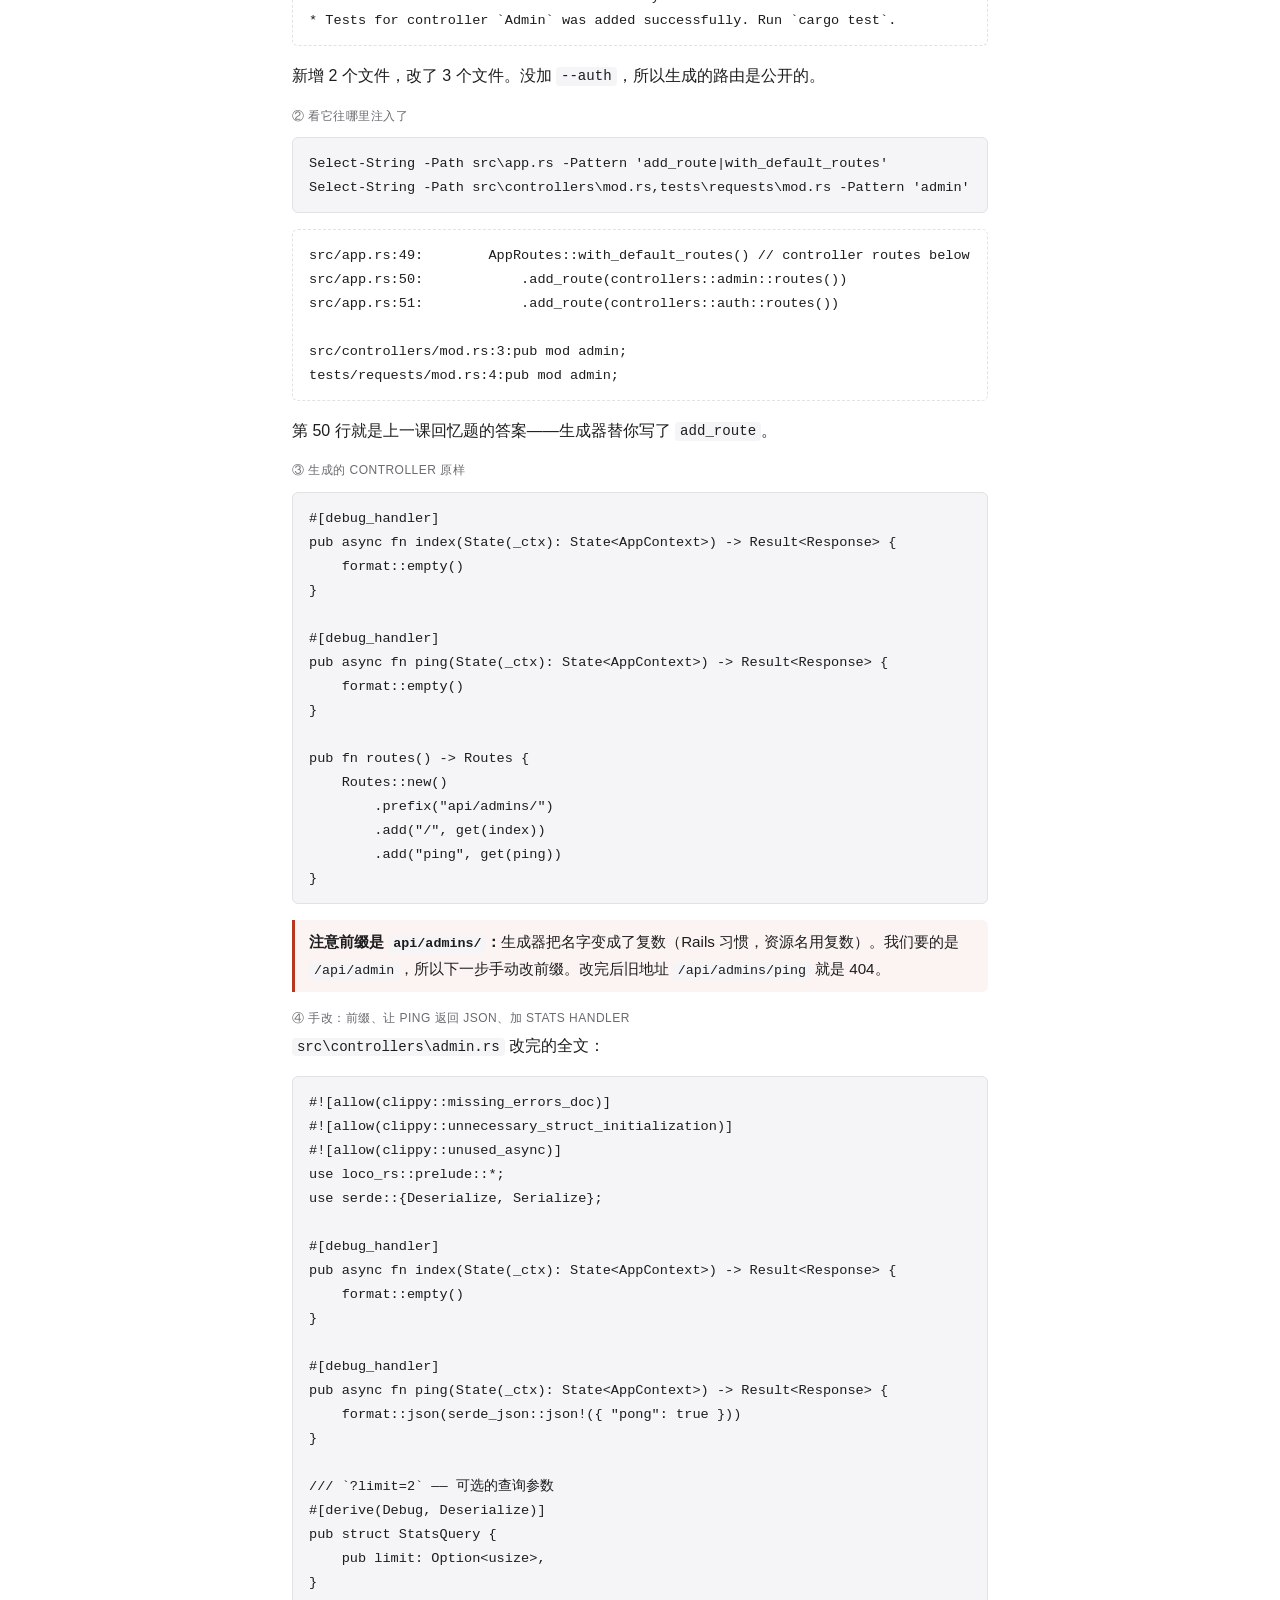
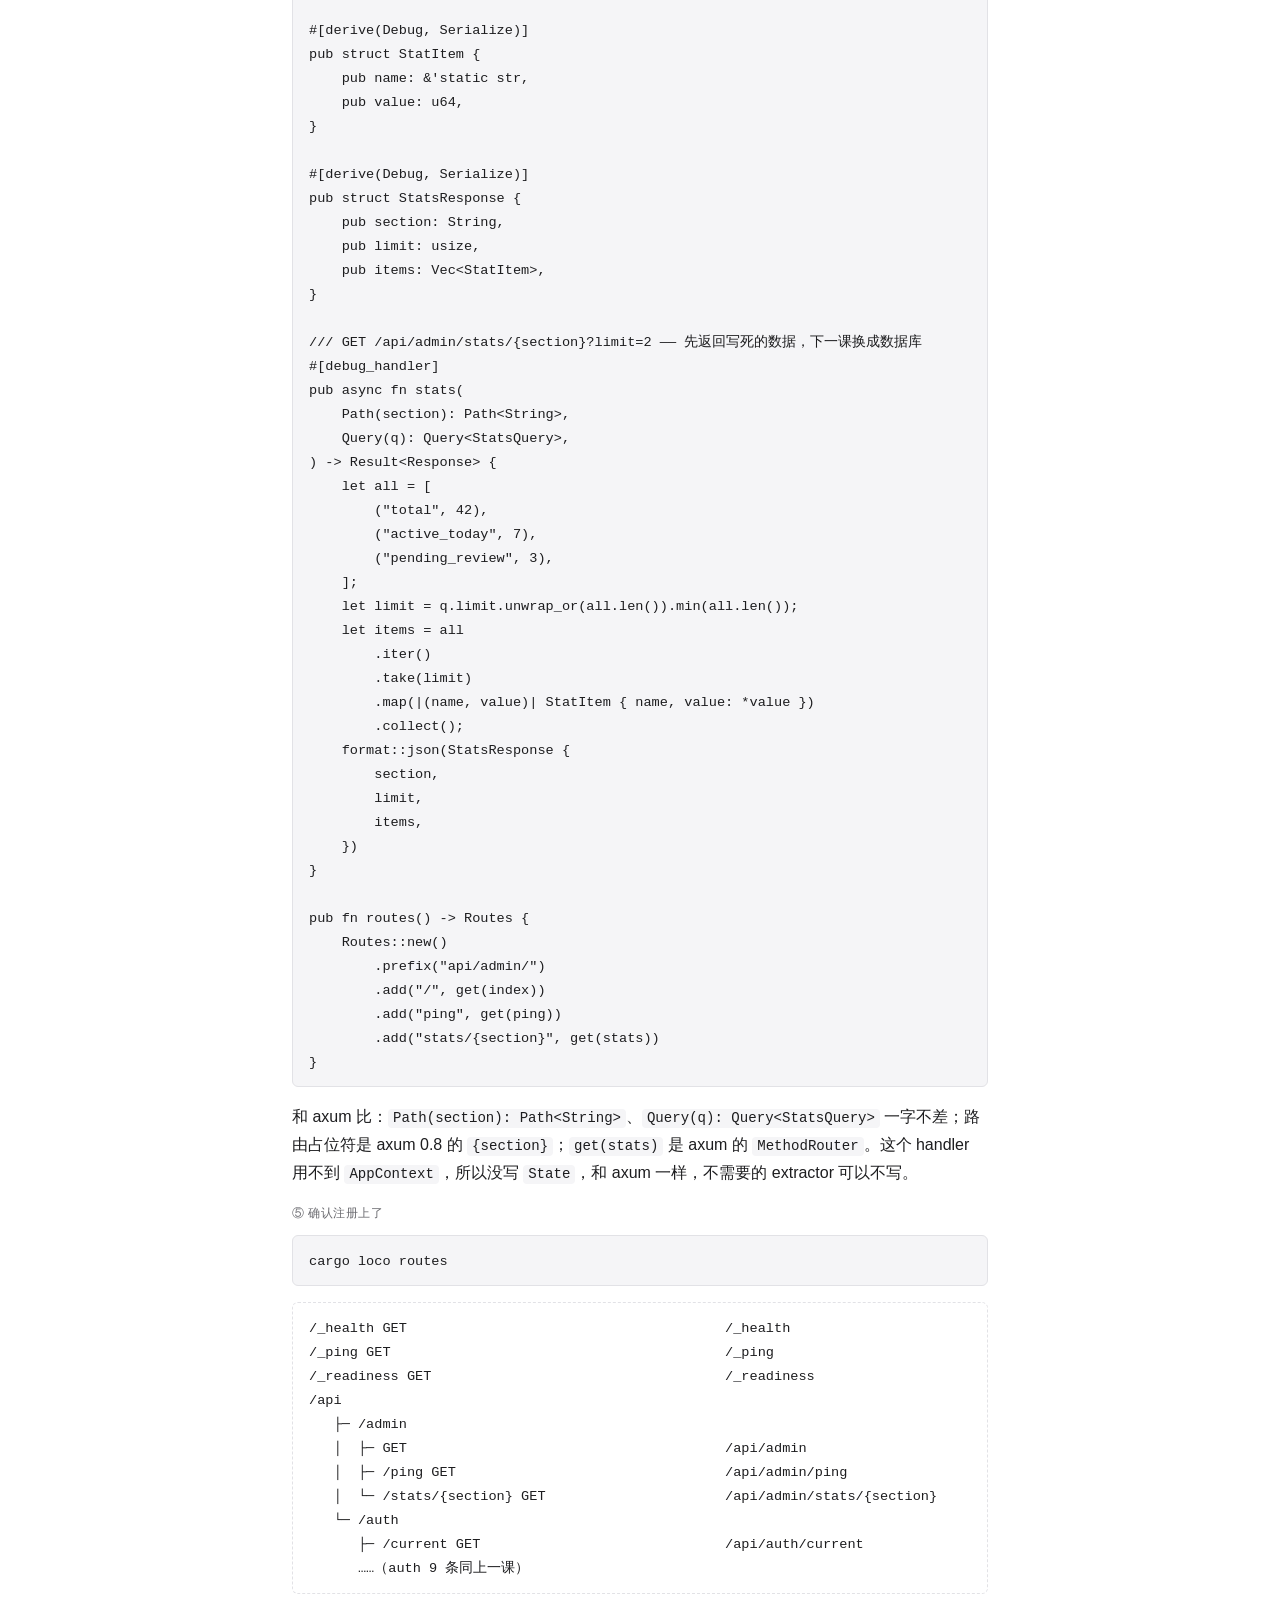
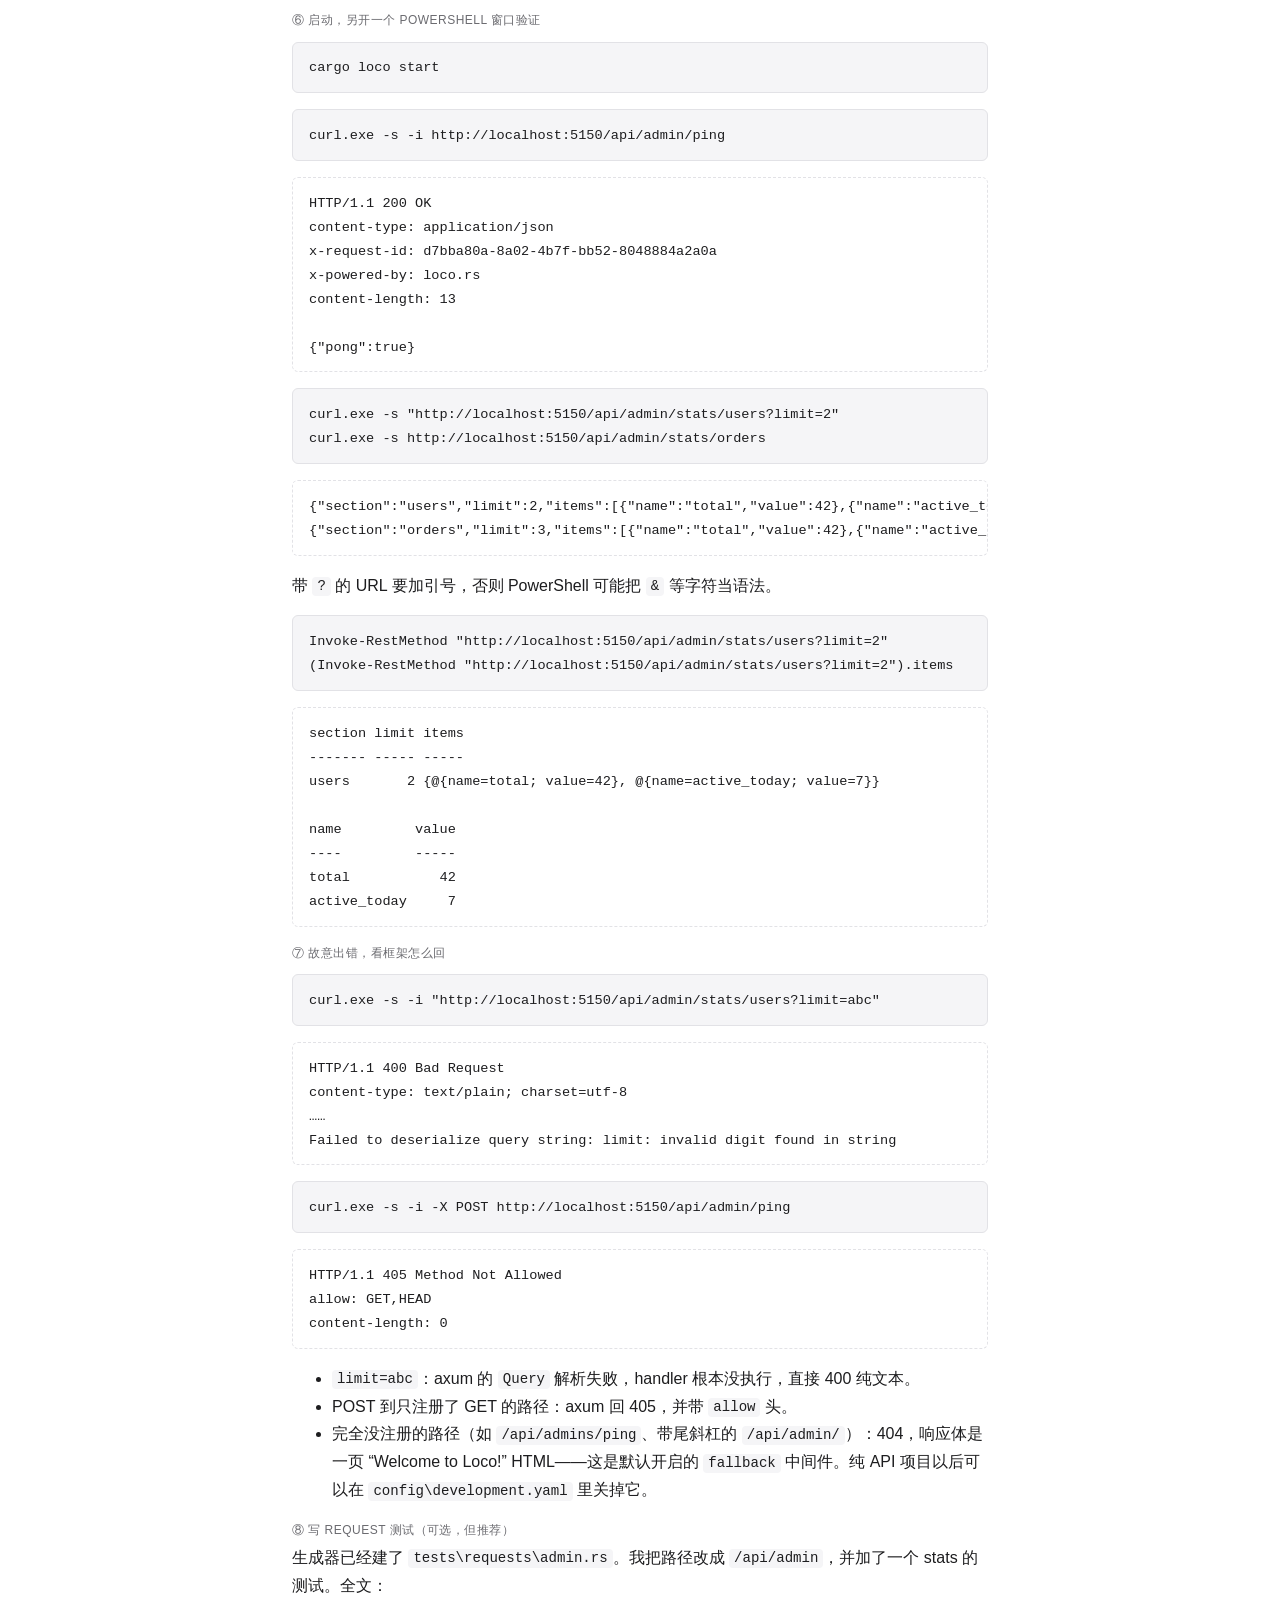
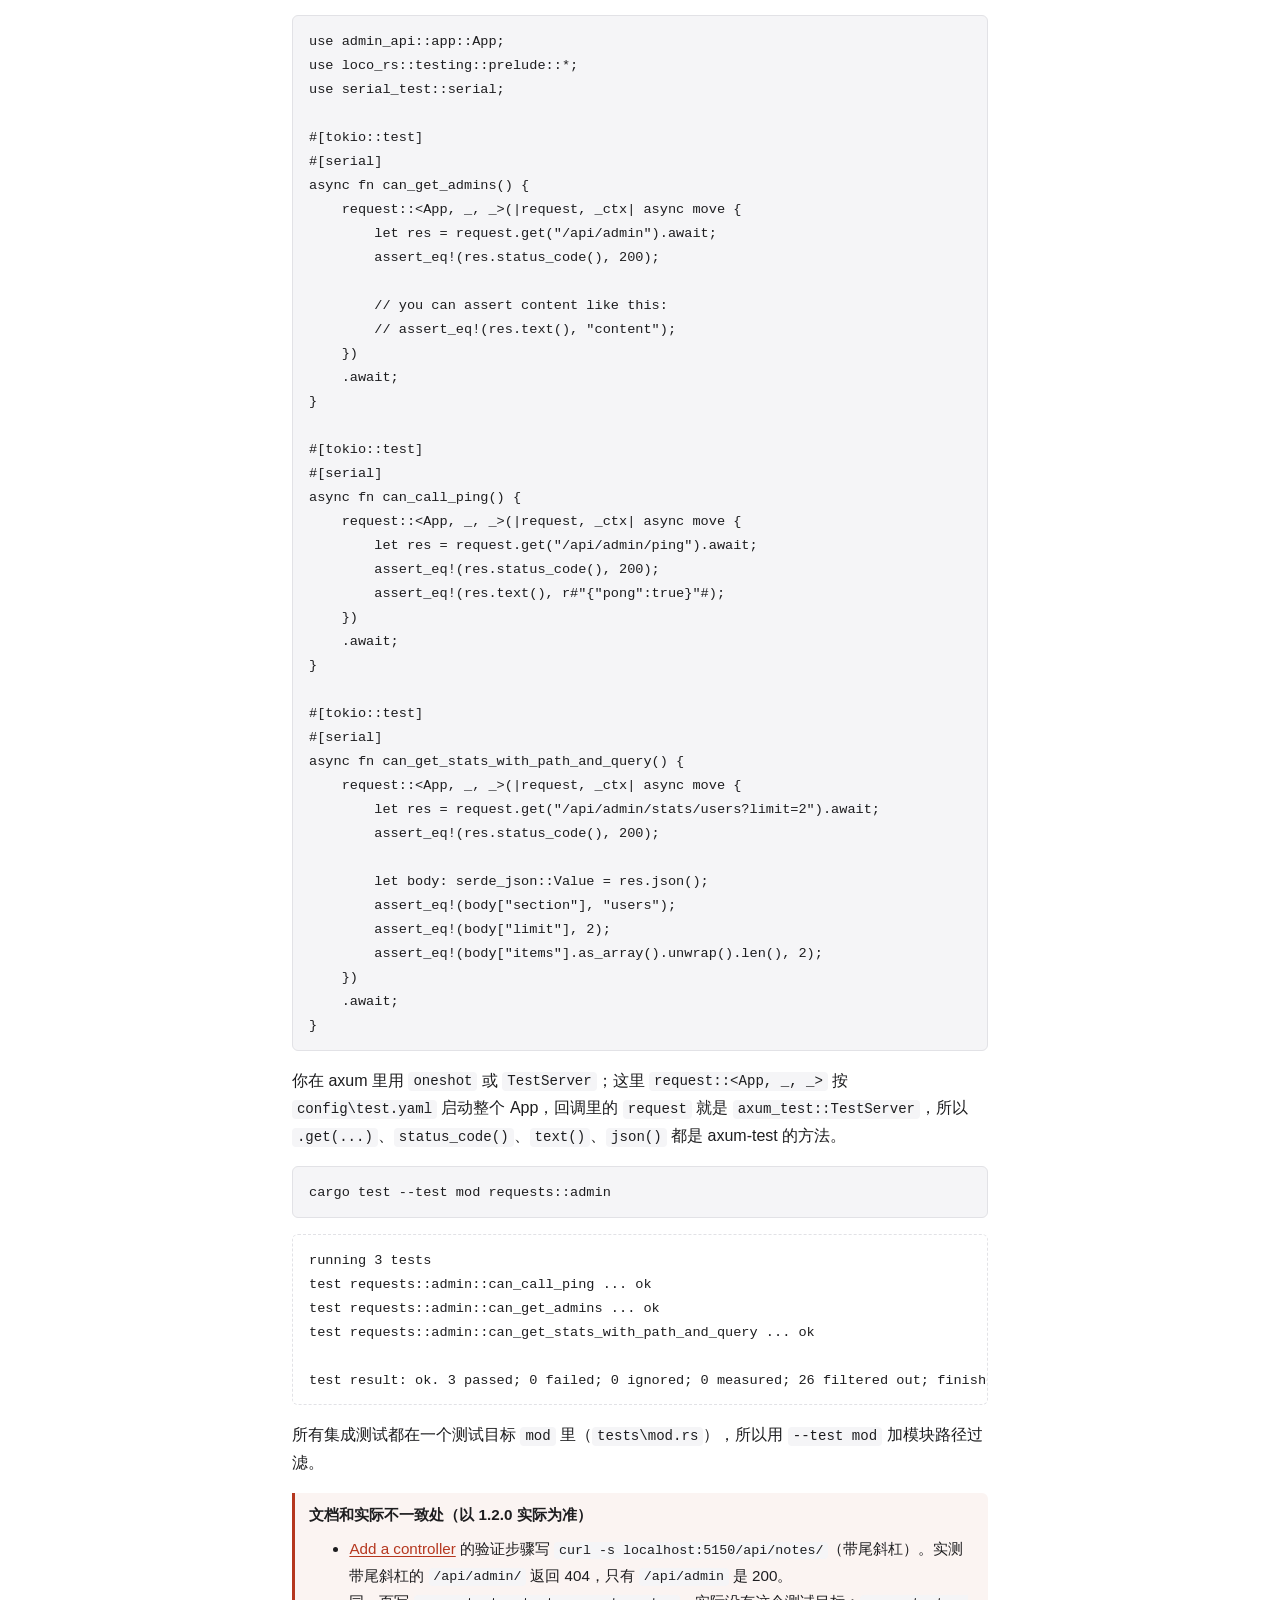
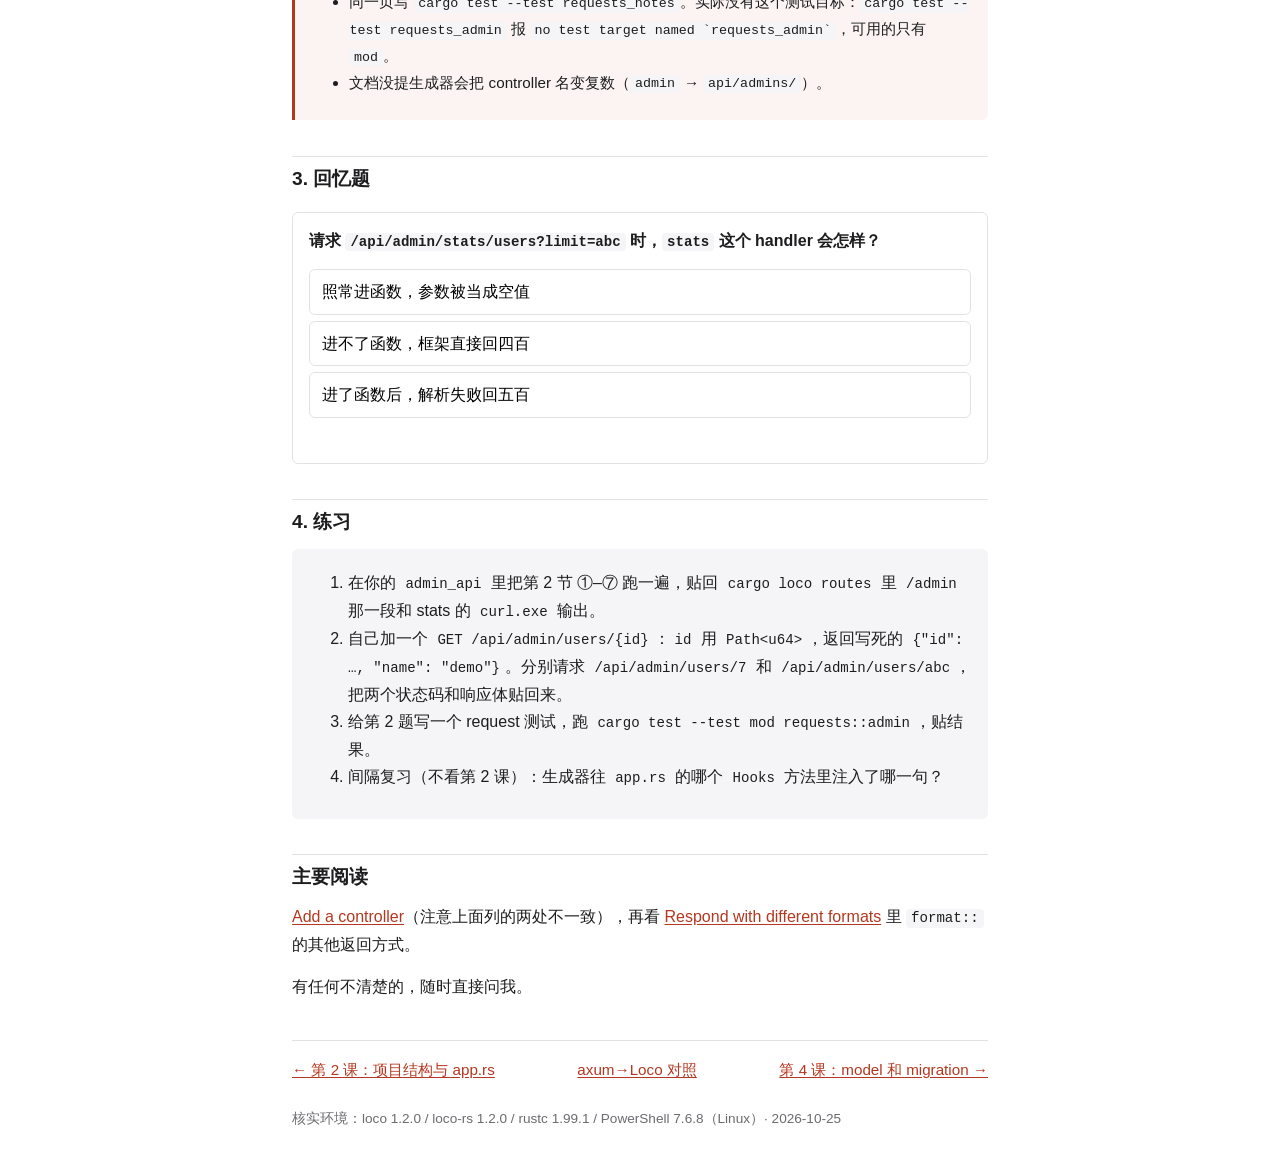
<file: lessons/0003-routes-controller.html>
<!doctype html>
<html lang="zh-CN">
<head>
<meta charset="utf-8">
<meta name="viewport" content="width=device-width, initial-scale=1">
<title>第 3 课：手写 controller 并注册路由</title>
<link rel="stylesheet" href="../assets/style.css">
</head>
<body>
<header class="course">Loco 速学 · 第 3 课 · Loco 1.2.0 · <a href="../index.html">目录</a> · <a href="../reference/cargo-loco-commands.html">命令速查</a> · <a href="../reference/axum-to-loco.html">axum→Loco</a></header>

<h1>手写 controller 并注册路由</h1>
<p class="lede">目标：给后台加一个 <code>GET /api/admin/stats/{section}?limit=2</code>，返回写死的 JSON，带一个 Path 参数和一个 Query 参数。不碰数据库。</p>

<h2>1. 先知道三件事</h2>
<p><strong>controller = 一个文件 + 一个 <code>pub fn routes()</code>。</strong>上一课你看到 <code>auth.rs</code> 就是这样。新 controller 要生效，还得在 <code>controllers\mod.rs</code> 里 <code>pub mod</code>、在 <code>app.rs</code> 里 <code>add_route</code>。生成器 <code>cargo loco generate controller</code> 把这几处一次改好——Rails 的习惯是“先生成，再改”，因为 Rust 没有自动加载，手工接线最容易漏。
<span class="source">出处：<a href="https://loco.rs/docs/how-to/add-controller/">Add a controller</a></span></p>

<p><strong><code>format::json(v)</code> 就是 Loco 版的 <code>Json(v)</code>。</strong>1.2.0 源码 <a href="https://github.com/loco-rs/loco/blob/v1.2.0/src/controller/format.rs"><code>src/controller/format.rs</code></a>：</p>
<pre><code>pub fn json&lt;T: Serialize&gt;(t: T) -&gt; Result&lt;Response&gt; {
    render().json(t)
}</code></pre>
<p>它序列化后设 <code>content-type: application/json</code>；源码注释写明“Mirrors <code>axum::Json</code>'s behavior”——序列化失败时和 <code>axum::Json</code> 一样回 500 纯文本，而不是返回 <code>Err</code>。区别只在类型：axum 里你写 <code>-&gt; Json&lt;T&gt;</code> 或 <code>impl IntoResponse</code>，Loco 惯例统一写 <code>-&gt; Result&lt;Response&gt;</code>，这样 handler 里能直接用 <code>?</code> 返回 Loco 的错误。</p>
<table>
<tr><th>axum</th><th>Loco</th></tr>
<tr><td><code>async fn h() -&gt; Json&lt;Stats&gt; { Json(stats) }</code></td><td><code>async fn h() -&gt; Result&lt;Response&gt; { format::json(stats) }</code></td></tr>
</table>

<p><strong><code>Path</code>、<code>Query</code> 就是 axum 的。</strong><code>loco_rs::prelude::*</code> 直接重新导出 <code>axum::extract::{Path, Query, State, Form, Multipart}</code>，用法、报错都和你学过的一样（下面会看到解析失败的 400）。
<span class="source">出处：1.2.0 源码 <a href="https://github.com/loco-rs/loco/blob/v1.2.0/src/prelude.rs"><code>src/prelude.rs</code></a></span></p>

<h2>2. 动手（在 <code>playground\admin_api</code> 真跑过）</h2>
<p>Windows 11 PowerShell 写法，在 <code>admin_api\</code> 根目录执行。我在 Linux 版 PowerShell 7 上跑，输出照实贴，路径显示为 <code>/</code>，你那边是 <code>\</code>。生成和改代码前先 <code>Ctrl+C</code> 停掉服务。</p>

<span class="label">① 生成 controller（先看帮助）</span>
<pre><code>cargo loco generate controller --help</code></pre>
<pre class="output"><code>Usage: admin_api-cli generate controller [OPTIONS] &lt;NAME&gt; [ACTIONS]...

Arguments:
  &lt;NAME&gt;        Name of the thing to generate
  [ACTIONS]...  Actions

Options:
      --auth                       Add an `auth::JWT` extractor to every generated handler. A generated controller is public by default — the mirror of scaffold's `--no-auth`</code></pre>
<pre><code>cargo loco generate controller admin ping</code></pre>
<pre class="output"><code>added: "src/controllers/admin.rs"
injected: "src/controllers/mod.rs"
injected: "src/app.rs"
added: "tests/requests/admin.rs"
injected: "tests/requests/mod.rs"
* Controller `Admin` was added successfully.
* Tests for controller `Admin` was added successfully. Run `cargo test`.</code></pre>
<p>新增 2 个文件，改了 3 个文件。没加 <code>--auth</code>，所以生成的路由是公开的。</p>

<span class="label">② 看它往哪里注入了</span>
<pre><code>Select-String -Path src\app.rs -Pattern 'add_route|with_default_routes'
Select-String -Path src\controllers\mod.rs,tests\requests\mod.rs -Pattern 'admin'</code></pre>
<pre class="output"><code>src/app.rs:49:        AppRoutes::with_default_routes() // controller routes below
src/app.rs:50:            .add_route(controllers::admin::routes())
src/app.rs:51:            .add_route(controllers::auth::routes())

src/controllers/mod.rs:3:pub mod admin;
tests/requests/mod.rs:4:pub mod admin;</code></pre>
<p>第 50 行就是上一课回忆题的答案——生成器替你写了 <code>add_route</code>。</p>

<span class="label">③ 生成的 controller 原样</span>
<pre><code>#[debug_handler]
pub async fn index(State(_ctx): State&lt;AppContext&gt;) -&gt; Result&lt;Response&gt; {
    format::empty()
}

#[debug_handler]
pub async fn ping(State(_ctx): State&lt;AppContext&gt;) -&gt; Result&lt;Response&gt; {
    format::empty()
}

pub fn routes() -&gt; Routes {
    Routes::new()
        .prefix("api/admins/")
        .add("/", get(index))
        .add("ping", get(ping))
}</code></pre>
<div class="note"><strong>注意前缀是 <code>api/admins/</code>：</strong>生成器把名字变成了复数（Rails 习惯，资源名用复数）。我们要的是 <code>/api/admin</code>，所以下一步手动改前缀。改完后旧地址 <code>/api/admins/ping</code> 就是 404。</div>

<span class="label">④ 手改：前缀、让 ping 返回 JSON、加 stats handler</span>
<p><code>src\controllers\admin.rs</code> 改完的全文：</p>
<pre><code>#![allow(clippy::missing_errors_doc)]
#![allow(clippy::unnecessary_struct_initialization)]
#![allow(clippy::unused_async)]
use loco_rs::prelude::*;
use serde::{Deserialize, Serialize};

#[debug_handler]
pub async fn index(State(_ctx): State&lt;AppContext&gt;) -&gt; Result&lt;Response&gt; {
    format::empty()
}

#[debug_handler]
pub async fn ping(State(_ctx): State&lt;AppContext&gt;) -&gt; Result&lt;Response&gt; {
    format::json(serde_json::json!({ &quot;pong&quot;: true }))
}

/// `?limit=2` —— 可选的查询参数
#[derive(Debug, Deserialize)]
pub struct StatsQuery {
    pub limit: Option&lt;usize&gt;,
}

#[derive(Debug, Serialize)]
pub struct StatItem {
    pub name: &amp;&#x27;static str,
    pub value: u64,
}

#[derive(Debug, Serialize)]
pub struct StatsResponse {
    pub section: String,
    pub limit: usize,
    pub items: Vec&lt;StatItem&gt;,
}

/// GET /api/admin/stats/{section}?limit=2 —— 先返回写死的数据，下一课换成数据库
#[debug_handler]
pub async fn stats(
    Path(section): Path&lt;String&gt;,
    Query(q): Query&lt;StatsQuery&gt;,
) -&gt; Result&lt;Response&gt; {
    let all = [
        (&quot;total&quot;, 42),
        (&quot;active_today&quot;, 7),
        (&quot;pending_review&quot;, 3),
    ];
    let limit = q.limit.unwrap_or(all.len()).min(all.len());
    let items = all
        .iter()
        .take(limit)
        .map(|(name, value)| StatItem { name, value: *value })
        .collect();
    format::json(StatsResponse {
        section,
        limit,
        items,
    })
}

pub fn routes() -&gt; Routes {
    Routes::new()
        .prefix(&quot;api/admin/&quot;)
        .add(&quot;/&quot;, get(index))
        .add(&quot;ping&quot;, get(ping))
        .add(&quot;stats/{section}&quot;, get(stats))
}
</code></pre>
<p>和 axum 比：<code>Path(section): Path&lt;String&gt;</code>、<code>Query(q): Query&lt;StatsQuery&gt;</code> 一字不差；路由占位符是 axum 0.8 的 <code>{section}</code>；<code>get(stats)</code> 是 axum 的 <code>MethodRouter</code>。这个 handler 用不到 <code>AppContext</code>，所以没写 <code>State</code>，和 axum 一样，不需要的 extractor 可以不写。</p>

<span class="label">⑤ 确认注册上了</span>
<pre><code>cargo loco routes</code></pre>
<pre class="output"><code>/_health GET                                       /_health
/_ping GET                                         /_ping
/_readiness GET                                    /_readiness
/api
   ├─ /admin
   │  ├─ GET                                       /api/admin
   │  ├─ /ping GET                                 /api/admin/ping
   │  └─ /stats/{section} GET                      /api/admin/stats/{section}
   └─ /auth
      ├─ /current GET                              /api/auth/current
      ……（auth 9 条同上一课）</code></pre>

<span class="label">⑥ 启动，另开一个 PowerShell 窗口验证</span>
<pre><code>cargo loco start</code></pre>
<pre><code>curl.exe -s -i http://localhost:5150/api/admin/ping</code></pre>
<pre class="output"><code>HTTP/1.1 200 OK
content-type: application/json
x-request-id: d7bba80a-8a02-4b7f-bb52-8048884a2a0a
x-powered-by: loco.rs
content-length: 13

{"pong":true}</code></pre>
<pre><code>curl.exe -s "http://localhost:5150/api/admin/stats/users?limit=2"
curl.exe -s http://localhost:5150/api/admin/stats/orders</code></pre>
<pre class="output"><code>{"section":"users","limit":2,"items":[{"name":"total","value":42},{"name":"active_today","value":7}]}
{"section":"orders","limit":3,"items":[{"name":"total","value":42},{"name":"active_today","value":7},{"name":"pending_review","value":3}]}</code></pre>
<p>带 <code>?</code> 的 URL 要加引号，否则 PowerShell 可能把 <code>&amp;</code> 等字符当语法。</p>
<pre><code>Invoke-RestMethod "http://localhost:5150/api/admin/stats/users?limit=2"
(Invoke-RestMethod "http://localhost:5150/api/admin/stats/users?limit=2").items</code></pre>
<pre class="output"><code>section limit items
------- ----- -----
users       2 {@{name=total; value=42}, @{name=active_today; value=7}}

name         value
----         -----
total           42
active_today     7</code></pre>

<span class="label">⑦ 故意出错，看框架怎么回</span>
<pre><code>curl.exe -s -i "http://localhost:5150/api/admin/stats/users?limit=abc"</code></pre>
<pre class="output"><code>HTTP/1.1 400 Bad Request
content-type: text/plain; charset=utf-8
……
Failed to deserialize query string: limit: invalid digit found in string</code></pre>
<pre><code>curl.exe -s -i -X POST http://localhost:5150/api/admin/ping</code></pre>
<pre class="output"><code>HTTP/1.1 405 Method Not Allowed
allow: GET,HEAD
content-length: 0</code></pre>
<ul>
<li><code>limit=abc</code>：axum 的 <code>Query</code> 解析失败，handler 根本没执行，直接 400 纯文本。</li>
<li>POST 到只注册了 GET 的路径：axum 回 405，并带 <code>allow</code> 头。</li>
<li>完全没注册的路径（如 <code>/api/admins/ping</code>、带尾斜杠的 <code>/api/admin/</code>）：404，响应体是一页 “Welcome to Loco!” HTML——这是默认开启的 <code>fallback</code> 中间件。纯 API 项目以后可以在 <code>config\development.yaml</code> 里关掉它。</li>
</ul>

<span class="label">⑧ 写 request 测试（可选，但推荐）</span>
<p>生成器已经建了 <code>tests\requests\admin.rs</code>。我把路径改成 <code>/api/admin</code>，并加了一个 stats 的测试。全文：</p>
<pre><code>use admin_api::app::App;
use loco_rs::testing::prelude::*;
use serial_test::serial;

#[tokio::test]
#[serial]
async fn can_get_admins() {
    request::&lt;App, _, _&gt;(|request, _ctx| async move {
        let res = request.get(&quot;/api/admin&quot;).await;
        assert_eq!(res.status_code(), 200);

        // you can assert content like this:
        // assert_eq!(res.text(), &quot;content&quot;);
    })
    .await;
}

#[tokio::test]
#[serial]
async fn can_call_ping() {
    request::&lt;App, _, _&gt;(|request, _ctx| async move {
        let res = request.get(&quot;/api/admin/ping&quot;).await;
        assert_eq!(res.status_code(), 200);
        assert_eq!(res.text(), r#&quot;{&quot;pong&quot;:true}&quot;#);
    })
    .await;
}

#[tokio::test]
#[serial]
async fn can_get_stats_with_path_and_query() {
    request::&lt;App, _, _&gt;(|request, _ctx| async move {
        let res = request.get(&quot;/api/admin/stats/users?limit=2&quot;).await;
        assert_eq!(res.status_code(), 200);

        let body: serde_json::Value = res.json();
        assert_eq!(body[&quot;section&quot;], &quot;users&quot;);
        assert_eq!(body[&quot;limit&quot;], 2);
        assert_eq!(body[&quot;items&quot;].as_array().unwrap().len(), 2);
    })
    .await;
}
</code></pre>
<p>你在 axum 里用 <code>oneshot</code> 或 <code>TestServer</code>；这里 <code>request::&lt;App, _, _&gt;</code> 按 <code>config\test.yaml</code> 启动整个 App，回调里的 <code>request</code> 就是 <code>axum_test::TestServer</code>，所以 <code>.get(...)</code>、<code>status_code()</code>、<code>text()</code>、<code>json()</code> 都是 axum-test 的方法。</p>
<pre><code>cargo test --test mod requests::admin</code></pre>
<pre class="output"><code>running 3 tests
test requests::admin::can_call_ping ... ok
test requests::admin::can_get_admins ... ok
test requests::admin::can_get_stats_with_path_and_query ... ok

test result: ok. 3 passed; 0 failed; 0 ignored; 0 measured; 26 filtered out; finished in 0.09s</code></pre>
<p>所有集成测试都在一个测试目标 <code>mod</code> 里（<code>tests\mod.rs</code>），所以用 <code>--test mod</code> 加模块路径过滤。</p>

<div class="note"><strong>文档和实际不一致处（以 1.2.0 实际为准）</strong>
<ul>
<li><a href="https://loco.rs/docs/how-to/add-controller/">Add a controller</a> 的验证步骤写 <code>curl -s localhost:5150/api/notes/</code>（带尾斜杠）。实测带尾斜杠的 <code>/api/admin/</code> 返回 404，只有 <code>/api/admin</code> 是 200。</li>
<li>同一页写 <code>cargo test --test requests_notes</code>。实际没有这个测试目标：<code>cargo test --test requests_admin</code> 报 <code>no test target named `requests_admin`</code>，可用的只有 <code>mod</code>。</li>
<li>文档没提生成器会把 controller 名变复数（<code>admin</code> → <code>api/admins/</code>）。</li>
</ul></div>

<h2>3. 回忆题</h2>
<div class="quiz" id="q1">
<p class="q">请求 <code>/api/admin/stats/users?limit=abc</code> 时，<code>stats</code> 这个 handler 会怎样？</p>
<button data-ok="0">照常进函数，参数被当成空值</button>
<button data-ok="1">进不了函数，框架直接回四百</button>
<button data-ok="0">进了函数后，解析失败回五百</button>
<p class="fb" aria-live="polite"></p>
</div>
<script>
document.querySelectorAll('.quiz').forEach(function (quiz) {
  var fb = quiz.querySelector('.fb');
  quiz.querySelectorAll('button').forEach(function (b) {
    b.addEventListener('click', function () {
      quiz.querySelectorAll('button').forEach(function (x) { x.classList.remove('right', 'wrong'); });
      if (b.dataset.ok === '1') {
        b.classList.add('right');
        fb.textContent = '对。extractor 在 handler 之前运行；Query 解析失败就直接返回 400 Bad Request，和 axum 一样。limit 是 Option 也没用——值存在但不是数字。';
      } else {
        b.classList.add('wrong');
        fb.textContent = '不对。Option 只管“没有这个参数”，不管“有但格式错”。extractor 在 handler 之前就失败了。回看第 ⑦ 步的输出。';
      }
    });
  });
});
</script>

<h2>4. 练习</h2>
<div class="task">
<ol>
<li>在你的 <code>admin_api</code> 里把第 2 节 ①–⑦ 跑一遍，贴回 <code>cargo loco routes</code> 里 <code>/admin</code> 那一段和 stats 的 <code>curl.exe</code> 输出。</li>
<li>自己加一个 <code>GET /api/admin/users/{id}</code>：<code>id</code> 用 <code>Path&lt;u64&gt;</code>，返回写死的 <code>{"id": …, "name": "demo"}</code>。分别请求 <code>/api/admin/users/7</code> 和 <code>/api/admin/users/abc</code>，把两个状态码和响应体贴回来。</li>
<li>给第 2 题写一个 request 测试，跑 <code>cargo test --test mod requests::admin</code>，贴结果。</li>
<li>间隔复习（不看第 2 课）：生成器往 <code>app.rs</code> 的哪个 <code>Hooks</code> 方法里注入了哪一句？</li>
</ol>
</div>

<h2>主要阅读</h2>
<p><a href="https://loco.rs/docs/how-to/add-controller/">Add a controller</a>（注意上面列的两处不一致），再看 <a href="https://loco.rs/docs/how-to/respond-formats/">Respond with different formats</a> 里 <code>format::</code> 的其他返回方式。</p>

<p>有任何不清楚的，随时直接问我。</p>

<nav class="next">
<a href="0002-structure-app-rs.html">← 第 2 课：项目结构与 app.rs</a>
<a href="../reference/axum-to-loco.html">axum→Loco 对照</a>
<a href="0004-model-migration.html">第 4 课：model 和 migration →</a>
</nav>
<footer>核实环境：loco 1.2.0 / loco-rs 1.2.0 / rustc 1.99.1 / PowerShell 7.6.8（Linux）· 2026-10-25</footer>
</body>
</html>
</file>
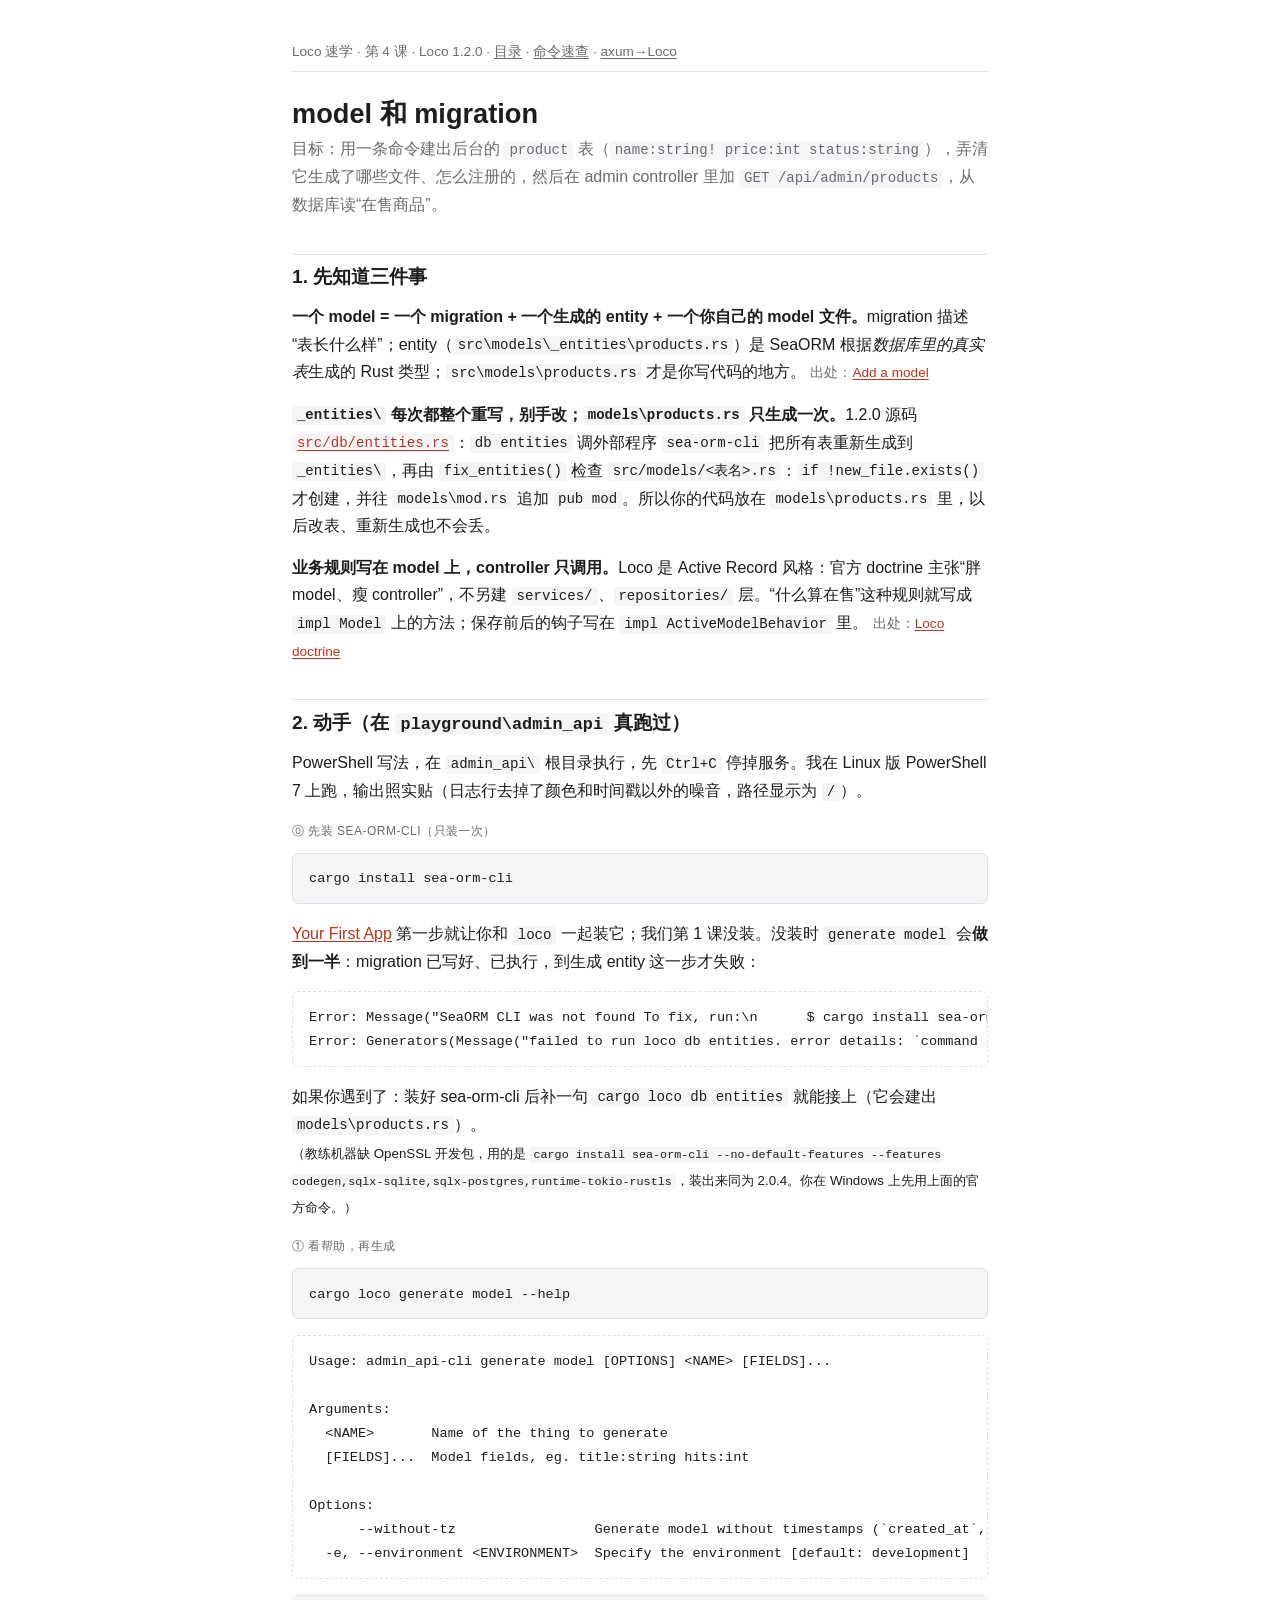
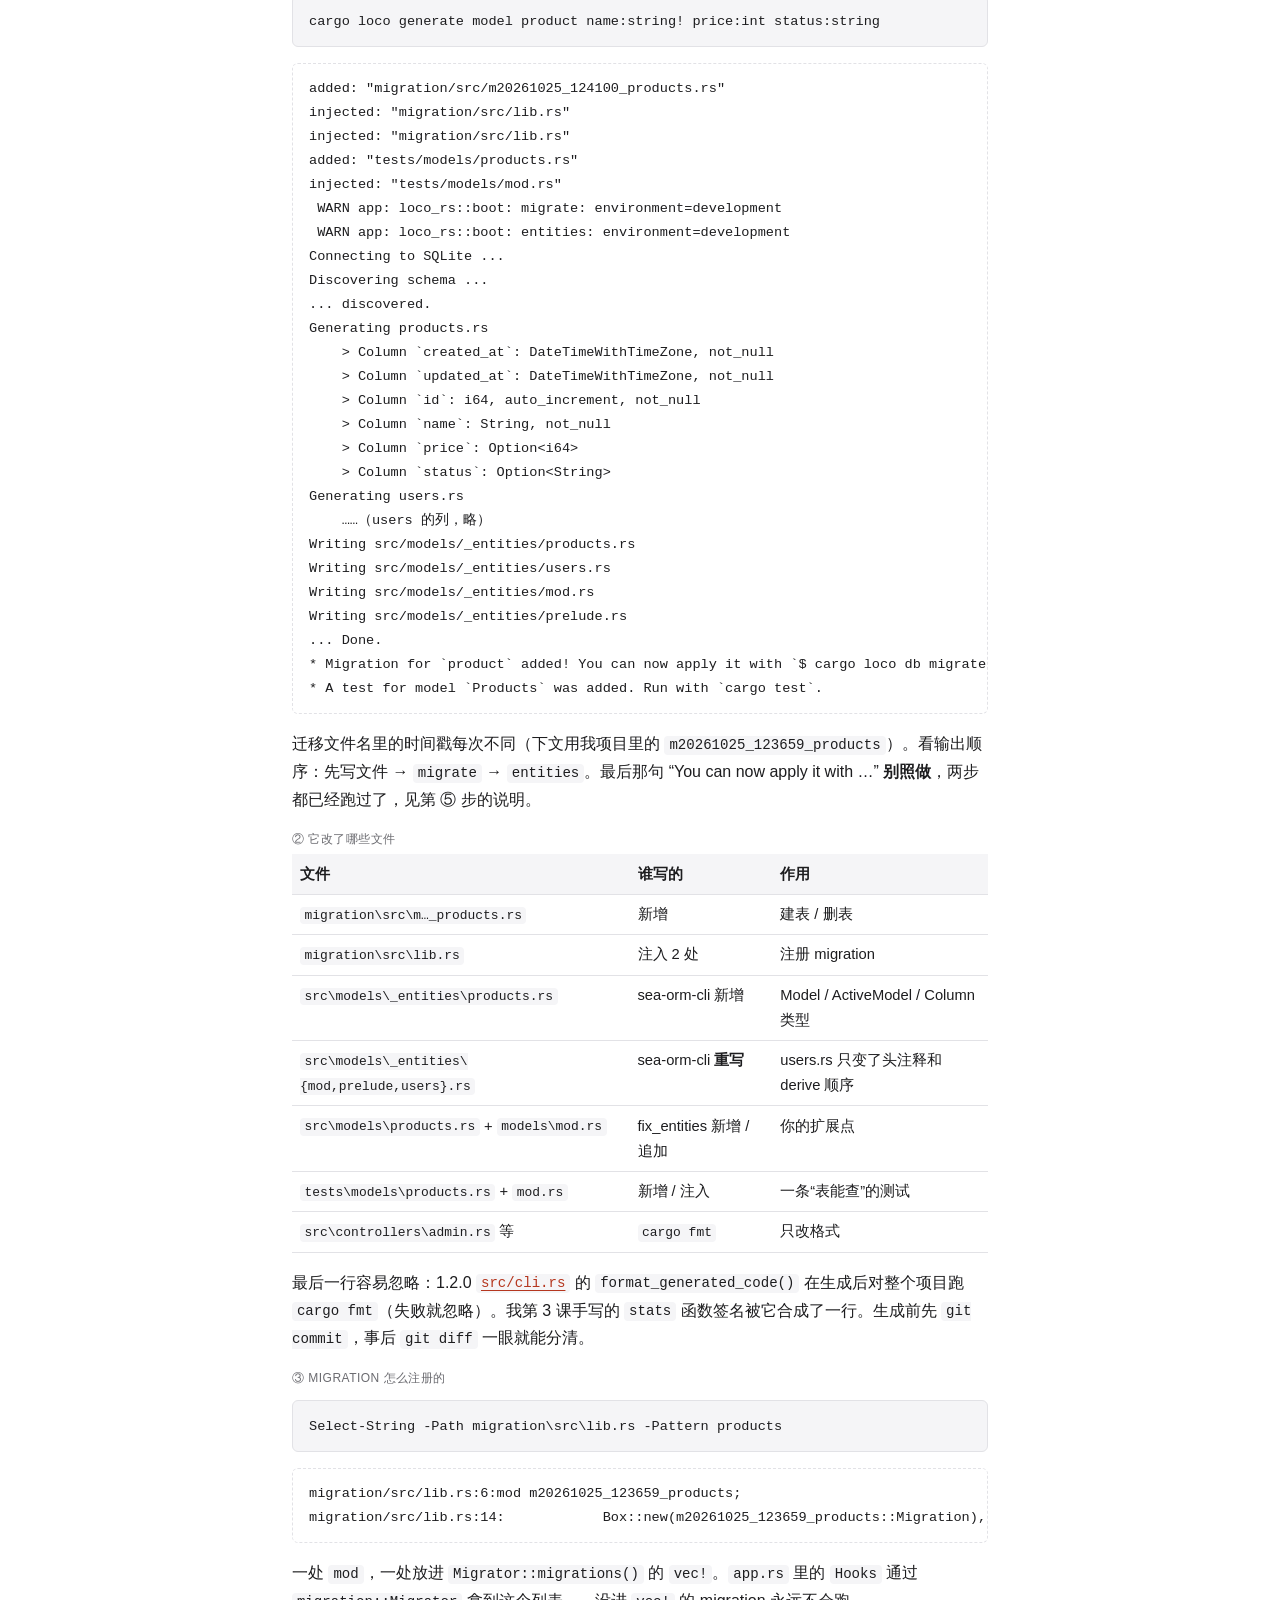
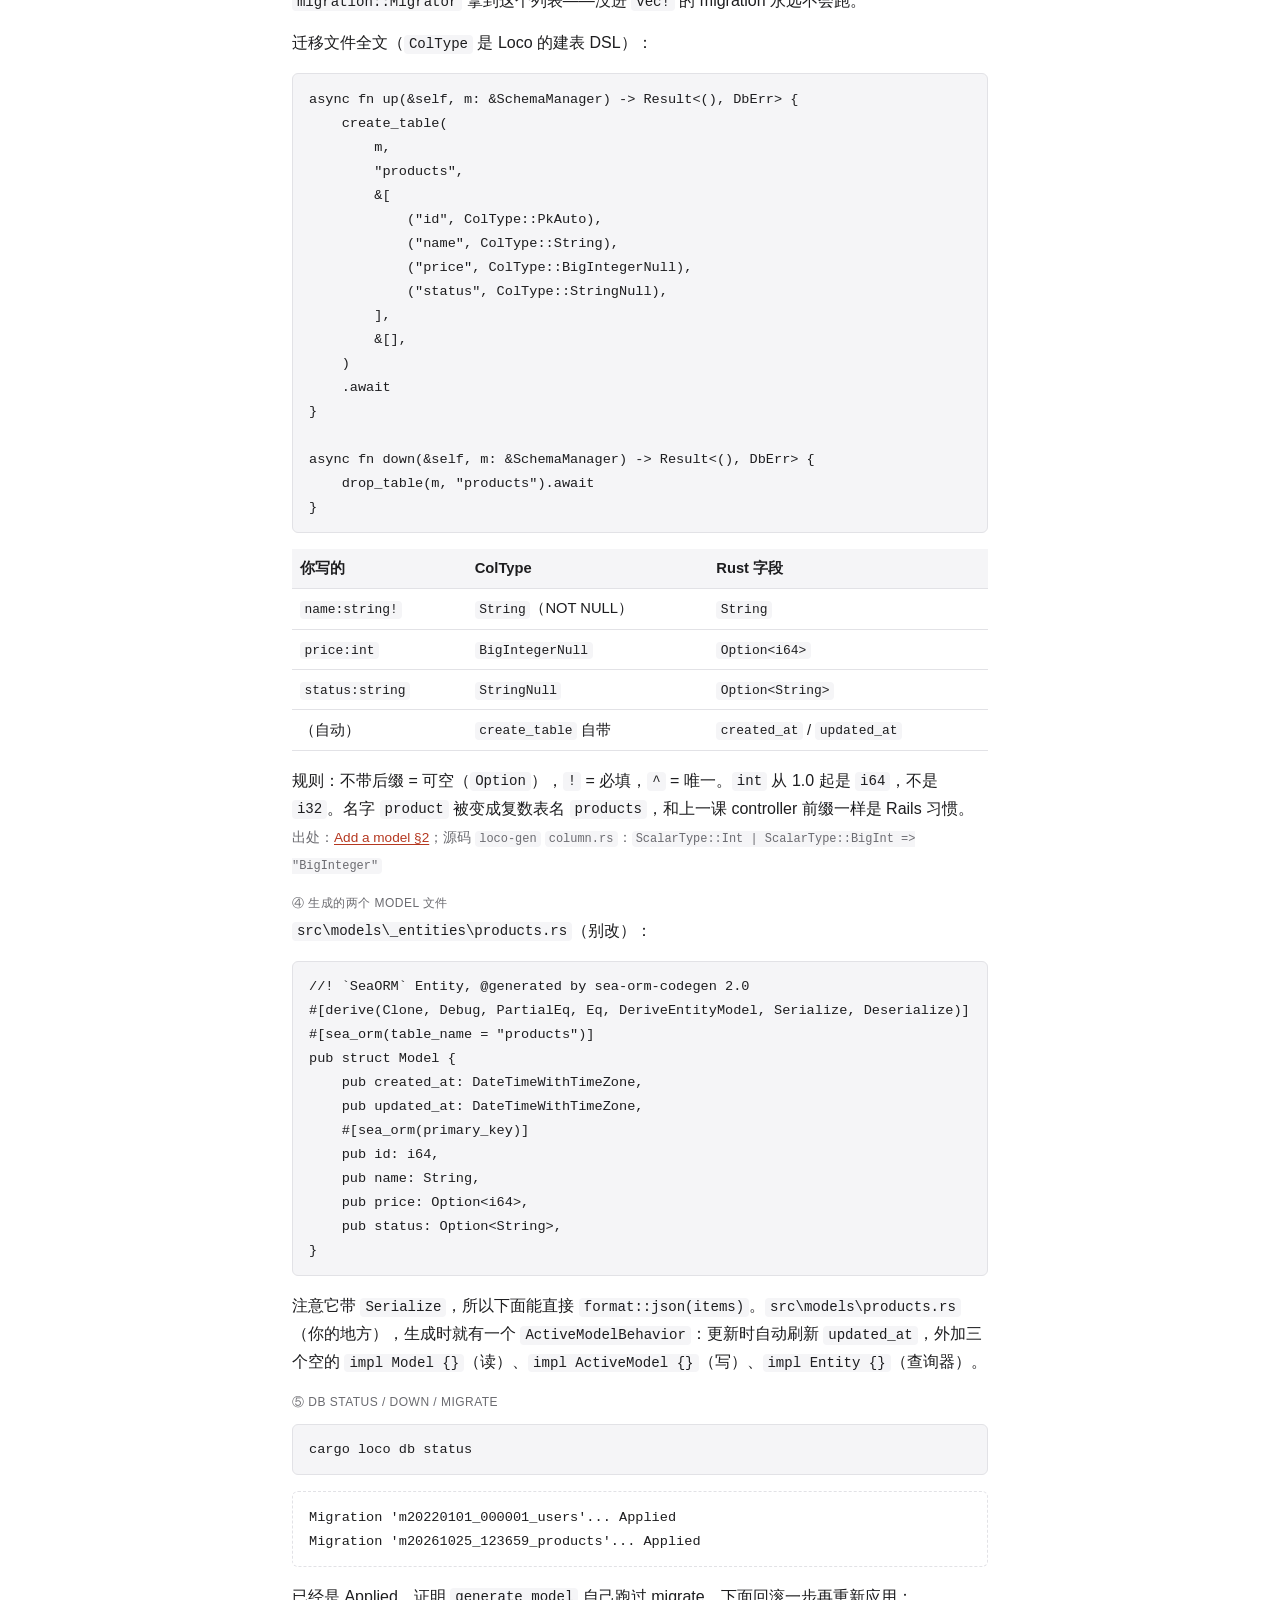
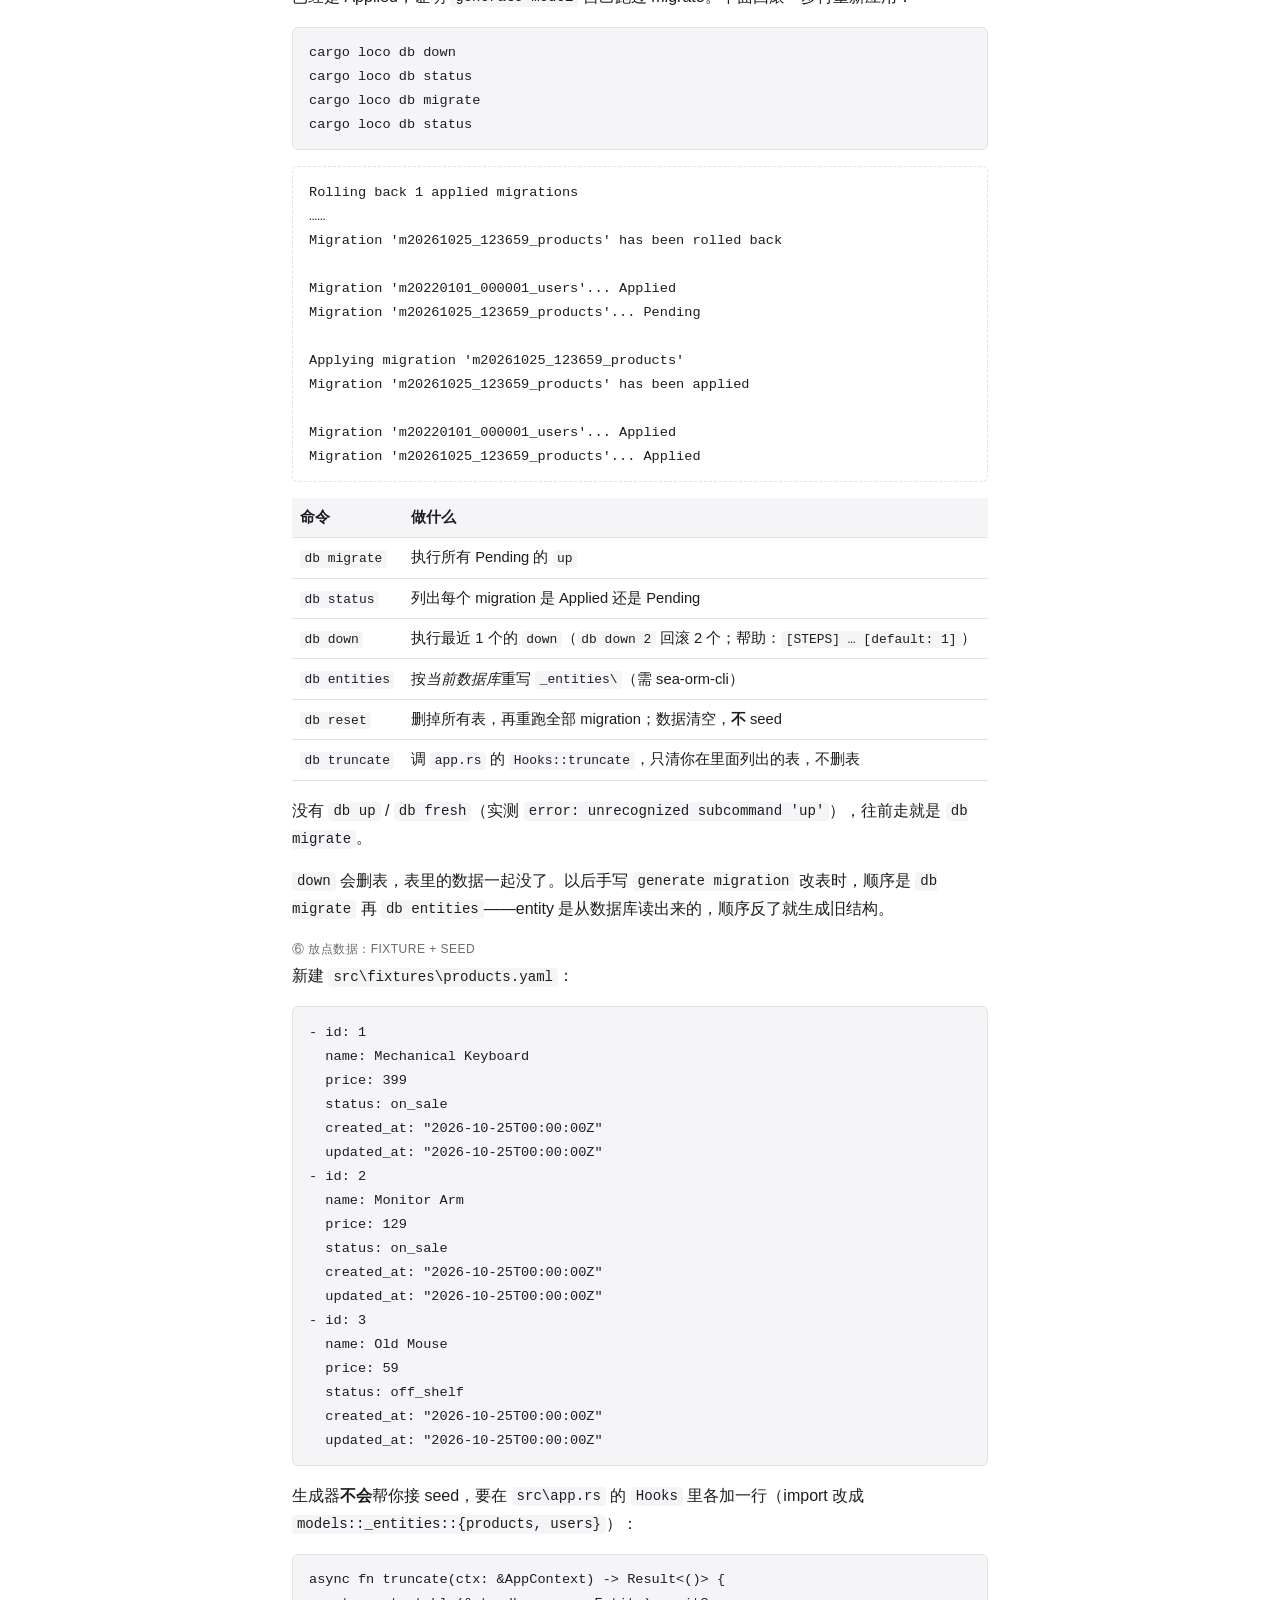
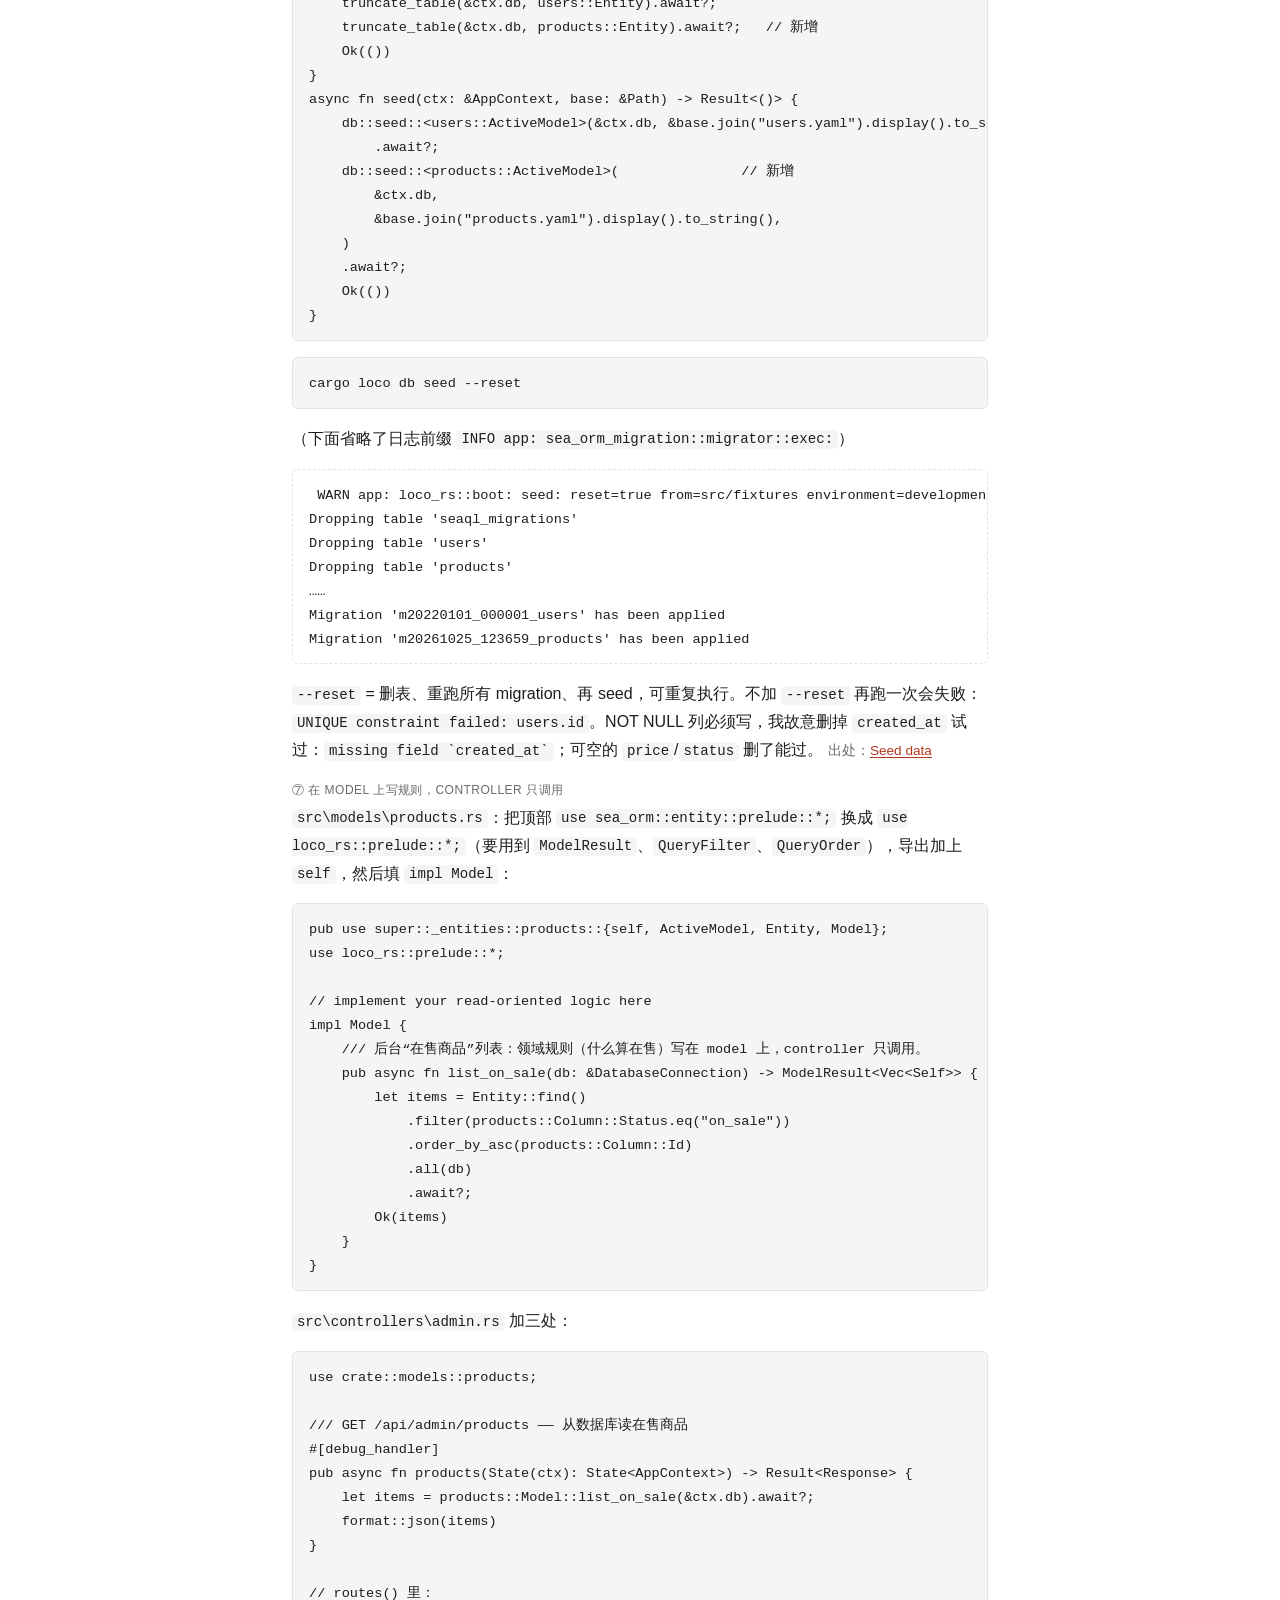
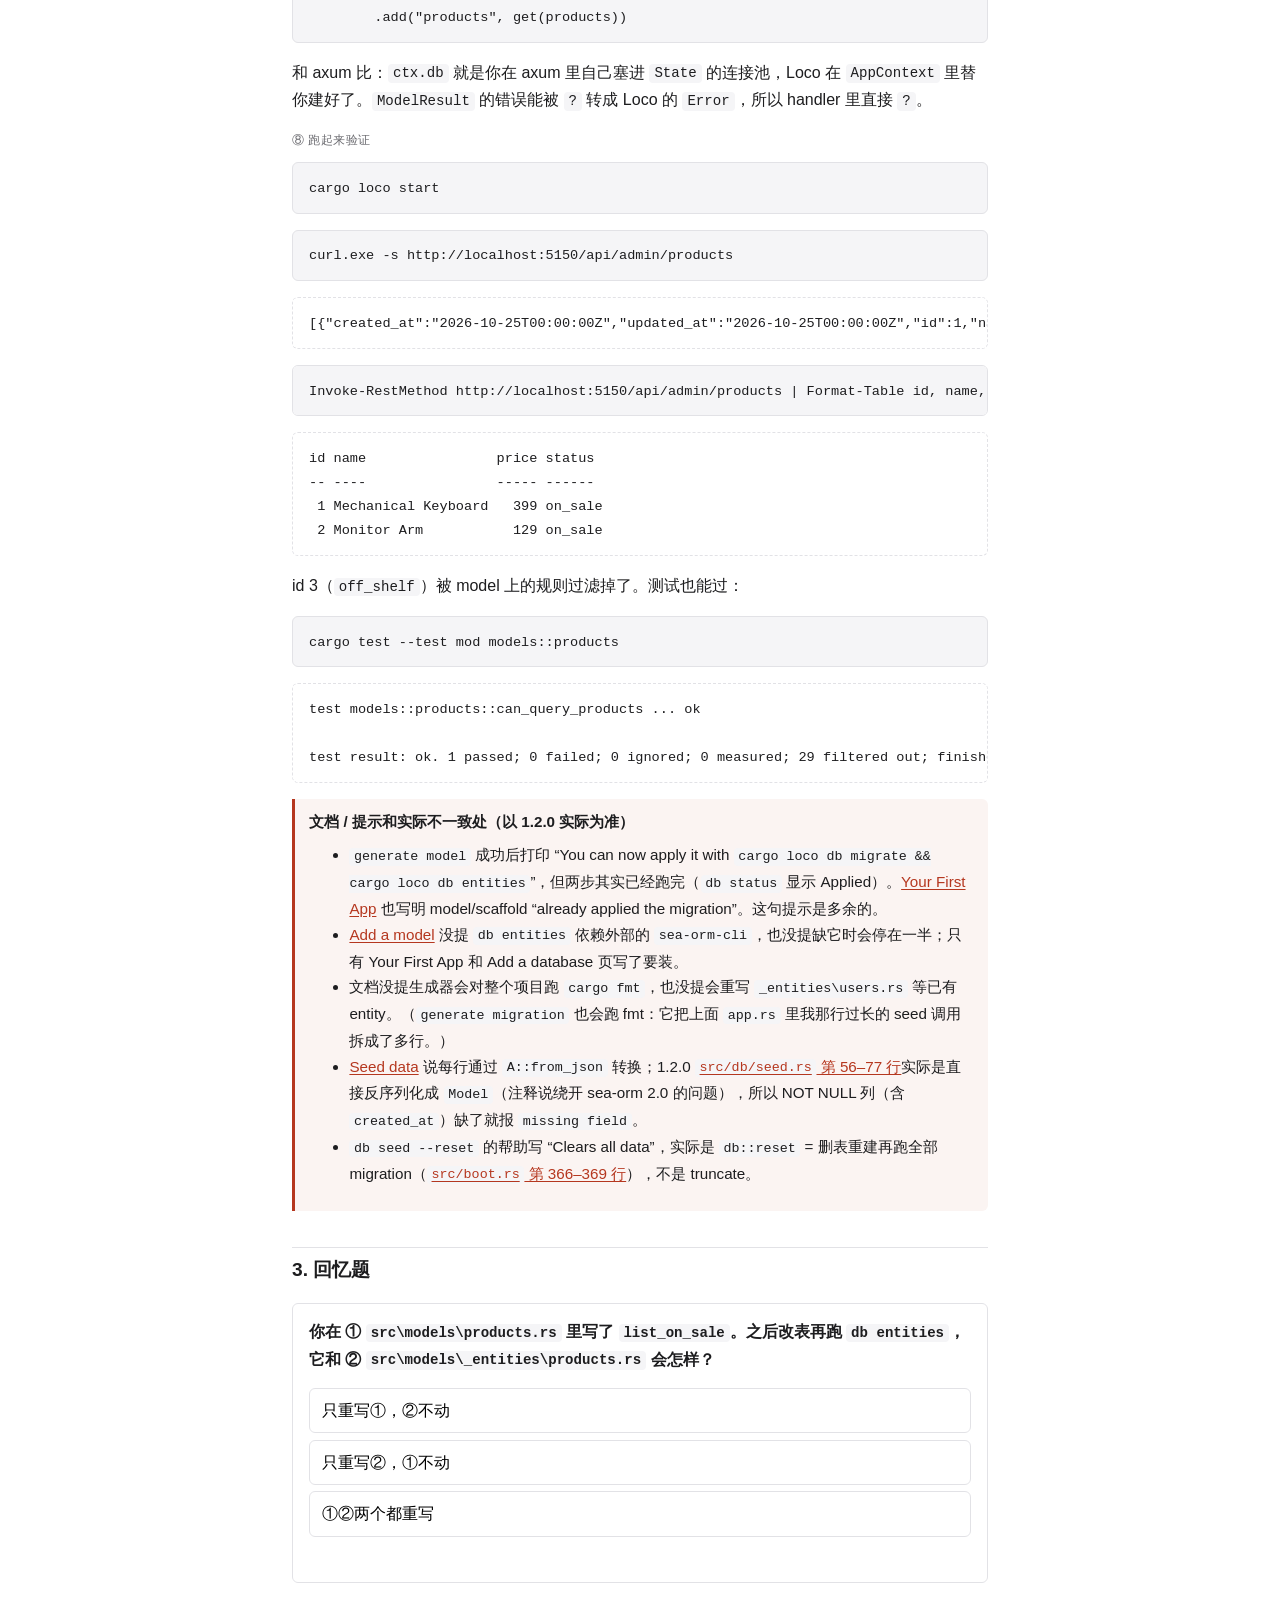
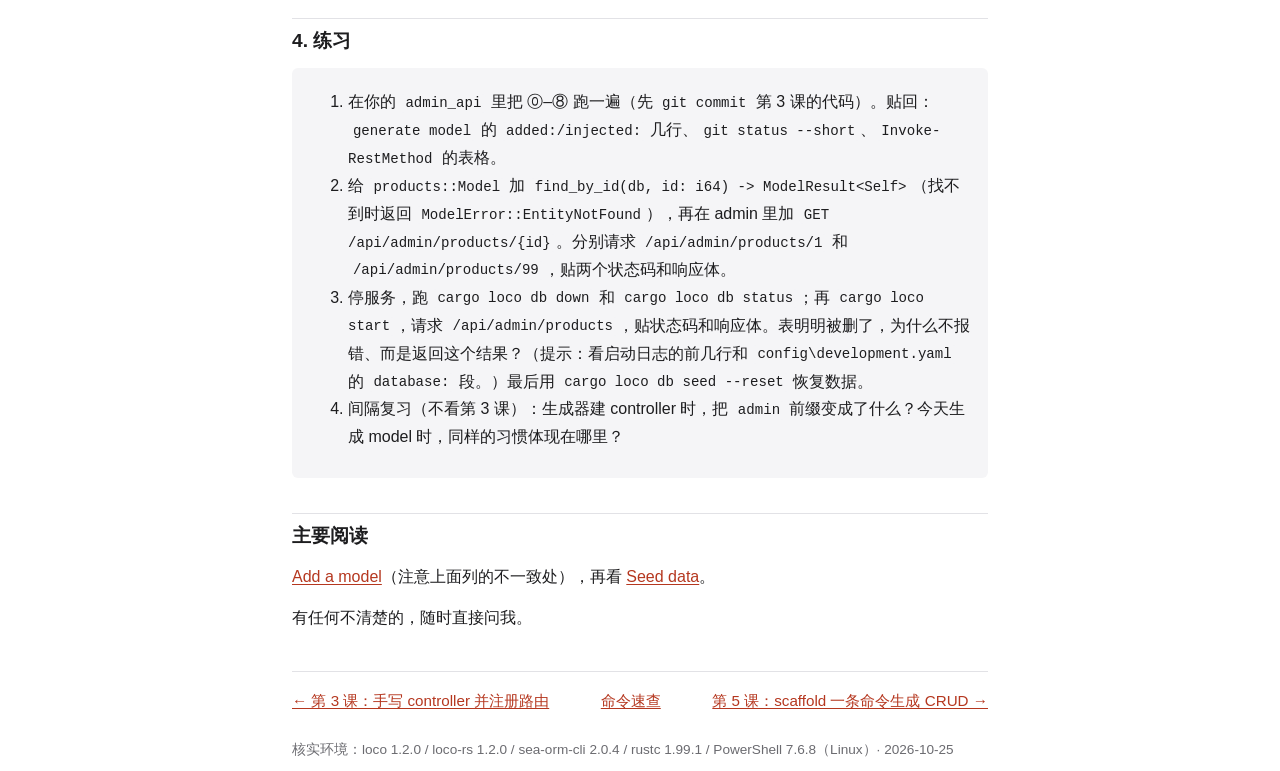
<file: lessons/0004-model-migration.html>
<!doctype html>
<html lang="zh-CN">
<head>
<meta charset="utf-8">
<meta name="viewport" content="width=device-width, initial-scale=1">
<title>第 4 课：model 和 migration</title>
<link rel="stylesheet" href="../assets/style.css">
</head>
<body>
<header class="course">Loco 速学 · 第 4 课 · Loco 1.2.0 · <a href="../index.html">目录</a> · <a href="../reference/cargo-loco-commands.html">命令速查</a> · <a href="../reference/axum-to-loco.html">axum→Loco</a></header>

<h1>model 和 migration</h1>
<p class="lede">目标：用一条命令建出后台的 <code>product</code> 表（<code>name:string! price:int status:string</code>），弄清它生成了哪些文件、怎么注册的，然后在 admin controller 里加 <code>GET /api/admin/products</code>，从数据库读“在售商品”。</p>

<h2>1. 先知道三件事</h2>
<p><strong>一个 model = 一个 migration + 一个生成的 entity + 一个你自己的 model 文件。</strong>migration 描述“表长什么样”；entity（<code>src\models\_entities\products.rs</code>）是 SeaORM 根据<em>数据库里的真实表</em>生成的 Rust 类型；<code>src\models\products.rs</code> 才是你写代码的地方。
<span class="source">出处：<a href="https://loco.rs/docs/how-to/add-model/">Add a model</a></span></p>

<p><strong><code>_entities\</code> 每次都整个重写，别手改；<code>models\products.rs</code> 只生成一次。</strong>1.2.0 源码 <a href="https://github.com/loco-rs/loco/blob/v1.2.0/src/db/entities.rs"><code>src/db/entities.rs</code></a>：<code>db entities</code> 调外部程序 <code>sea-orm-cli</code> 把所有表重新生成到 <code>_entities\</code>，再由 <code>fix_entities()</code> 检查 <code>src/models/&lt;表名&gt;.rs</code>：<code>if !new_file.exists()</code> 才创建，并往 <code>models\mod.rs</code> 追加 <code>pub mod</code>。所以你的代码放在 <code>models\products.rs</code> 里，以后改表、重新生成也不会丢。</p>

<p><strong>业务规则写在 model 上，controller 只调用。</strong>Loco 是 Active Record 风格：官方 doctrine 主张“胖 model、瘦 controller”，不另建 <code>services/</code>、<code>repositories/</code> 层。“什么算在售”这种规则就写成 <code>impl Model</code> 上的方法；保存前后的钩子写在 <code>impl ActiveModelBehavior</code> 里。
<span class="source">出处：<a href="https://loco.rs/skills/loco/doctrine.md">Loco doctrine</a></span></p>

<h2>2. 动手（在 <code>playground\admin_api</code> 真跑过）</h2>
<p>PowerShell 写法，在 <code>admin_api\</code> 根目录执行，先 <code>Ctrl+C</code> 停掉服务。我在 Linux 版 PowerShell 7 上跑，输出照实贴（日志行去掉了颜色和时间戳以外的噪音，路径显示为 <code>/</code>）。</p>

<span class="label">⓪ 先装 sea-orm-cli（只装一次）</span>
<pre><code>cargo install sea-orm-cli</code></pre>
<p><a href="https://loco.rs/docs/tutorials/your-first-app/">Your First App</a> 第一步就让你和 <code>loco</code> 一起装它；我们第 1 课没装。没装时 <code>generate model</code> 会<strong>做到一半</strong>：migration 已写好、已执行，到生成 entity 这一步才失败：</p>
<pre class="output"><code>Error: Message("SeaORM CLI was not found To fix, run:\n      $ cargo install sea-orm-cli")
Error: Generators(Message("failed to run loco db entities. error details: `command [\"cargo\", \"loco-tool\", \"db\", \"entities\"] exited with code 1`"))</code></pre>
<p>如果你遇到了：装好 sea-orm-cli 后补一句 <code>cargo loco db entities</code> 就能接上（它会建出 <code>models\products.rs</code>）。<br>
<small>（教练机器缺 OpenSSL 开发包，用的是 <code>cargo install sea-orm-cli --no-default-features --features codegen,sqlx-sqlite,sqlx-postgres,runtime-tokio-rustls</code>，装出来同为 2.0.4。你在 Windows 上先用上面的官方命令。）</small></p>

<span class="label">① 看帮助，再生成</span>
<pre><code>cargo loco generate model --help</code></pre>
<pre class="output"><code>Usage: admin_api-cli generate model [OPTIONS] &lt;NAME&gt; [FIELDS]...

Arguments:
  &lt;NAME&gt;       Name of the thing to generate
  [FIELDS]...  Model fields, eg. title:string hits:int

Options:
      --without-tz                 Generate model without timestamps (`created_at`, `updated_at` columns)
  -e, --environment &lt;ENVIRONMENT&gt;  Specify the environment [default: development]</code></pre>
<pre><code>cargo loco generate model product name:string! price:int status:string</code></pre>
<pre class="output"><code>added: "migration/src/m20261025_124100_products.rs"
injected: "migration/src/lib.rs"
injected: "migration/src/lib.rs"
added: "tests/models/products.rs"
injected: "tests/models/mod.rs"
 WARN app: loco_rs::boot: migrate: environment=development
 WARN app: loco_rs::boot: entities: environment=development
Connecting to SQLite ...
Discovering schema ...
... discovered.
Generating products.rs
    &gt; Column `created_at`: DateTimeWithTimeZone, not_null
    &gt; Column `updated_at`: DateTimeWithTimeZone, not_null
    &gt; Column `id`: i64, auto_increment, not_null
    &gt; Column `name`: String, not_null
    &gt; Column `price`: Option&lt;i64&gt;
    &gt; Column `status`: Option&lt;String&gt;
Generating users.rs
    ……（users 的列，略）
Writing src/models/_entities/products.rs
Writing src/models/_entities/users.rs
Writing src/models/_entities/mod.rs
Writing src/models/_entities/prelude.rs
... Done.
* Migration for `product` added! You can now apply it with `$ cargo loco db migrate &amp;&amp; cargo loco db entities`.
* A test for model `Products` was added. Run with `cargo test`.</code></pre>
<p>迁移文件名里的时间戳每次不同（下文用我项目里的 <code>m20261025_123659_products</code>）。看输出顺序：先写文件 → <code>migrate</code> → <code>entities</code>。最后那句 “You can now apply it with …” <strong>别照做</strong>，两步都已经跑过了，见第 ⑤ 步的说明。</p>

<span class="label">② 它改了哪些文件</span>
<table>
<tr><th>文件</th><th>谁写的</th><th>作用</th></tr>
<tr><td><code>migration\src\m…_products.rs</code></td><td>新增</td><td>建表 / 删表</td></tr>
<tr><td><code>migration\src\lib.rs</code></td><td>注入 2 处</td><td>注册 migration</td></tr>
<tr><td><code>src\models\_entities\products.rs</code></td><td>sea-orm-cli 新增</td><td>Model / ActiveModel / Column 类型</td></tr>
<tr><td><code>src\models\_entities\{mod,prelude,users}.rs</code></td><td>sea-orm-cli <strong>重写</strong></td><td>users.rs 只变了头注释和 derive 顺序</td></tr>
<tr><td><code>src\models\products.rs</code> + <code>models\mod.rs</code></td><td>fix_entities 新增 / 追加</td><td>你的扩展点</td></tr>
<tr><td><code>tests\models\products.rs</code> + <code>mod.rs</code></td><td>新增 / 注入</td><td>一条“表能查”的测试</td></tr>
<tr><td><code>src\controllers\admin.rs</code> 等</td><td><code>cargo fmt</code></td><td>只改格式</td></tr>
</table>
<p>最后一行容易忽略：1.2.0 <a href="https://github.com/loco-rs/loco/blob/v1.2.0/src/cli.rs"><code>src/cli.rs</code></a> 的 <code>format_generated_code()</code> 在生成后对整个项目跑 <code>cargo fmt</code>（失败就忽略）。我第 3 课手写的 <code>stats</code> 函数签名被它合成了一行。生成前先 <code>git commit</code>，事后 <code>git diff</code> 一眼就能分清。</p>

<span class="label">③ migration 怎么注册的</span>
<pre><code>Select-String -Path migration\src\lib.rs -Pattern products</code></pre>
<pre class="output"><code>migration/src/lib.rs:6:mod m20261025_123659_products;
migration/src/lib.rs:14:            Box::new(m20261025_123659_products::Migration),</code></pre>
<p>一处 <code>mod</code>，一处放进 <code>Migrator::migrations()</code> 的 <code>vec!</code>。<code>app.rs</code> 里的 <code>Hooks</code> 通过 <code>migration::Migrator</code> 拿到这个列表——没进 <code>vec!</code> 的 migration 永远不会跑。</p>
<p>迁移文件全文（<code>ColType</code> 是 Loco 的建表 DSL）：</p>
<pre><code>async fn up(&amp;self, m: &amp;SchemaManager) -&gt; Result&lt;(), DbErr&gt; {
    create_table(
        m,
        "products",
        &amp;[
            ("id", ColType::PkAuto),
            ("name", ColType::String),
            ("price", ColType::BigIntegerNull),
            ("status", ColType::StringNull),
        ],
        &amp;[],
    )
    .await
}

async fn down(&amp;self, m: &amp;SchemaManager) -&gt; Result&lt;(), DbErr&gt; {
    drop_table(m, "products").await
}</code></pre>
<table>
<tr><th>你写的</th><th>ColType</th><th>Rust 字段</th></tr>
<tr><td><code>name:string!</code></td><td><code>String</code>（NOT NULL）</td><td><code>String</code></td></tr>
<tr><td><code>price:int</code></td><td><code>BigIntegerNull</code></td><td><code>Option&lt;i64&gt;</code></td></tr>
<tr><td><code>status:string</code></td><td><code>StringNull</code></td><td><code>Option&lt;String&gt;</code></td></tr>
<tr><td>（自动）</td><td><code>create_table</code> 自带</td><td><code>created_at</code> / <code>updated_at</code></td></tr>
</table>
<p>规则：不带后缀 = 可空（<code>Option</code>），<code>!</code> = 必填，<code>^</code> = 唯一。<code>int</code> 从 1.0 起是 <code>i64</code>，不是 <code>i32</code>。名字 <code>product</code> 被变成复数表名 <code>products</code>，和上一课 controller 前缀一样是 Rails 习惯。
<span class="source">出处：<a href="https://loco.rs/docs/how-to/add-model/">Add a model §2</a>；源码 <code>loco-gen</code> <code>column.rs</code>：<code>ScalarType::Int | ScalarType::BigInt =&gt; "BigInteger"</code></span></p>

<span class="label">④ 生成的两个 model 文件</span>
<p><code>src\models\_entities\products.rs</code>（别改）：</p>
<pre><code>//! `SeaORM` Entity, @generated by sea-orm-codegen 2.0
#[derive(Clone, Debug, PartialEq, Eq, DeriveEntityModel, Serialize, Deserialize)]
#[sea_orm(table_name = "products")]
pub struct Model {
    pub created_at: DateTimeWithTimeZone,
    pub updated_at: DateTimeWithTimeZone,
    #[sea_orm(primary_key)]
    pub id: i64,
    pub name: String,
    pub price: Option&lt;i64&gt;,
    pub status: Option&lt;String&gt;,
}</code></pre>
<p>注意它带 <code>Serialize</code>，所以下面能直接 <code>format::json(items)</code>。<code>src\models\products.rs</code>（你的地方），生成时就有一个 <code>ActiveModelBehavior</code>：更新时自动刷新 <code>updated_at</code>，外加三个空的 <code>impl Model {}</code>（读）、<code>impl ActiveModel {}</code>（写）、<code>impl Entity {}</code>（查询器）。</p>

<span class="label">⑤ db status / down / migrate</span>
<pre><code>cargo loco db status</code></pre>
<pre class="output"><code>Migration 'm20220101_000001_users'... Applied
Migration 'm20261025_123659_products'... Applied</code></pre>
<p>已经是 Applied，证明 <code>generate model</code> 自己跑过 migrate。下面回滚一步再重新应用：</p>
<pre><code>cargo loco db down
cargo loco db status
cargo loco db migrate
cargo loco db status</code></pre>
<pre class="output"><code>Rolling back 1 applied migrations
……
Migration 'm20261025_123659_products' has been rolled back

Migration 'm20220101_000001_users'... Applied
Migration 'm20261025_123659_products'... Pending

Applying migration 'm20261025_123659_products'
Migration 'm20261025_123659_products' has been applied

Migration 'm20220101_000001_users'... Applied
Migration 'm20261025_123659_products'... Applied</code></pre>
<table>
<tr><th>命令</th><th>做什么</th></tr>
<tr><td><code>db migrate</code></td><td>执行所有 Pending 的 <code>up</code></td></tr>
<tr><td><code>db status</code></td><td>列出每个 migration 是 Applied 还是 Pending</td></tr>
<tr><td><code>db down</code></td><td>执行最近 1 个的 <code>down</code>（<code>db down 2</code> 回滚 2 个；帮助：<code>[STEPS] … [default: 1]</code>）</td></tr>
<tr><td><code>db entities</code></td><td>按<em>当前数据库</em>重写 <code>_entities\</code>（需 sea-orm-cli）</td></tr>
<tr><td><code>db reset</code></td><td>删掉所有表，再重跑全部 migration；数据清空，<strong>不</strong> seed</td></tr>
<tr><td><code>db truncate</code></td><td>调 <code>app.rs</code> 的 <code>Hooks::truncate</code>，只清你在里面列出的表，不删表</td></tr>
</table>
<p>没有 <code>db up</code> / <code>db fresh</code>（实测 <code>error: unrecognized subcommand 'up'</code>），往前走就是 <code>db migrate</code>。</p>
<p><code>down</code> 会删表，表里的数据一起没了。以后手写 <code>generate migration</code> 改表时，顺序是 <code>db migrate</code> 再 <code>db entities</code>——entity 是从数据库读出来的，顺序反了就生成旧结构。</p>

<span class="label">⑥ 放点数据：fixture + seed</span>
<p>新建 <code>src\fixtures\products.yaml</code>：</p>
<pre><code>- id: 1
  name: Mechanical Keyboard
  price: 399
  status: on_sale
  created_at: "2026-10-25T00:00:00Z"
  updated_at: "2026-10-25T00:00:00Z"
- id: 2
  name: Monitor Arm
  price: 129
  status: on_sale
  created_at: "2026-10-25T00:00:00Z"
  updated_at: "2026-10-25T00:00:00Z"
- id: 3
  name: Old Mouse
  price: 59
  status: off_shelf
  created_at: "2026-10-25T00:00:00Z"
  updated_at: "2026-10-25T00:00:00Z"</code></pre>
<p>生成器<strong>不会</strong>帮你接 seed，要在 <code>src\app.rs</code> 的 <code>Hooks</code> 里各加一行（import 改成 <code>models::_entities::{products, users}</code>）：</p>
<pre><code>async fn truncate(ctx: &amp;AppContext) -&gt; Result&lt;()&gt; {
    truncate_table(&amp;ctx.db, users::Entity).await?;
    truncate_table(&amp;ctx.db, products::Entity).await?;   // 新增
    Ok(())
}
async fn seed(ctx: &amp;AppContext, base: &amp;Path) -&gt; Result&lt;()&gt; {
    db::seed::&lt;users::ActiveModel&gt;(&amp;ctx.db, &amp;base.join("users.yaml").display().to_string())
        .await?;
    db::seed::&lt;products::ActiveModel&gt;(               // 新增
        &amp;ctx.db,
        &amp;base.join("products.yaml").display().to_string(),
    )
    .await?;
    Ok(())
}</code></pre>
<pre><code>cargo loco db seed --reset</code></pre>
<p>（下面省略了日志前缀 <code>INFO app: sea_orm_migration::migrator::exec:</code>）</p>
<pre class="output"><code> WARN app: loco_rs::boot: seed: reset=true from=src/fixtures environment=development
Dropping table 'seaql_migrations'
Dropping table 'users'
Dropping table 'products'
……
Migration 'm20220101_000001_users' has been applied
Migration 'm20261025_123659_products' has been applied</code></pre>
<p><code>--reset</code> = 删表、重跑所有 migration、再 seed，可重复执行。不加 <code>--reset</code> 再跑一次会失败：<code>UNIQUE constraint failed: users.id</code>。NOT NULL 列必须写，我故意删掉 <code>created_at</code> 试过：<code>missing field `created_at`</code>；可空的 <code>price</code>/<code>status</code> 删了能过。
<span class="source">出处：<a href="https://loco.rs/docs/how-to/seed-data/">Seed data</a></span></p>

<span class="label">⑦ 在 model 上写规则，controller 只调用</span>
<p><code>src\models\products.rs</code>：把顶部 <code>use sea_orm::entity::prelude::*;</code> 换成 <code>use loco_rs::prelude::*;</code>（要用到 <code>ModelResult</code>、<code>QueryFilter</code>、<code>QueryOrder</code>），导出加上 <code>self</code>，然后填 <code>impl Model</code>：</p>
<pre><code>pub use super::_entities::products::{self, ActiveModel, Entity, Model};
use loco_rs::prelude::*;

// implement your read-oriented logic here
impl Model {
    /// 后台“在售商品”列表：领域规则（什么算在售）写在 model 上，controller 只调用。
    pub async fn list_on_sale(db: &amp;DatabaseConnection) -&gt; ModelResult&lt;Vec&lt;Self&gt;&gt; {
        let items = Entity::find()
            .filter(products::Column::Status.eq("on_sale"))
            .order_by_asc(products::Column::Id)
            .all(db)
            .await?;
        Ok(items)
    }
}</code></pre>
<p><code>src\controllers\admin.rs</code> 加三处：</p>
<pre><code>use crate::models::products;

/// GET /api/admin/products —— 从数据库读在售商品
#[debug_handler]
pub async fn products(State(ctx): State&lt;AppContext&gt;) -&gt; Result&lt;Response&gt; {
    let items = products::Model::list_on_sale(&amp;ctx.db).await?;
    format::json(items)
}

// routes() 里：
        .add("products", get(products))</code></pre>
<p>和 axum 比：<code>ctx.db</code> 就是你在 axum 里自己塞进 <code>State</code> 的连接池，Loco 在 <code>AppContext</code> 里替你建好了。<code>ModelResult</code> 的错误能被 <code>?</code> 转成 Loco 的 <code>Error</code>，所以 handler 里直接 <code>?</code>。</p>

<span class="label">⑧ 跑起来验证</span>
<pre><code>cargo loco start</code></pre>
<pre><code>curl.exe -s http://localhost:5150/api/admin/products</code></pre>
<pre class="output"><code>[{"created_at":"2026-10-25T00:00:00Z","updated_at":"2026-10-25T00:00:00Z","id":1,"name":"Mechanical Keyboard","price":399,"status":"on_sale"},{"created_at":"2026-10-25T00:00:00Z","updated_at":"2026-10-25T00:00:00Z","id":2,"name":"Monitor Arm","price":129,"status":"on_sale"}]</code></pre>
<pre><code>Invoke-RestMethod http://localhost:5150/api/admin/products | Format-Table id, name, price, status</code></pre>
<pre class="output"><code>id name                price status
-- ----                ----- ------
 1 Mechanical Keyboard   399 on_sale
 2 Monitor Arm           129 on_sale</code></pre>
<p>id 3（<code>off_shelf</code>）被 model 上的规则过滤掉了。测试也能过：</p>
<pre><code>cargo test --test mod models::products</code></pre>
<pre class="output"><code>test models::products::can_query_products ... ok

test result: ok. 1 passed; 0 failed; 0 ignored; 0 measured; 29 filtered out; finished in 0.08s</code></pre>

<div class="note"><strong>文档 / 提示和实际不一致处（以 1.2.0 实际为准）</strong>
<ul>
<li><code>generate model</code> 成功后打印 “You can now apply it with <code>cargo loco db migrate &amp;&amp; cargo loco db entities</code>”，但两步其实已经跑完（<code>db status</code> 显示 Applied）。<a href="https://loco.rs/docs/tutorials/your-first-app/">Your First App</a> 也写明 model/scaffold “already applied the migration”。这句提示是多余的。</li>
<li><a href="https://loco.rs/docs/how-to/add-model/">Add a model</a> 没提 <code>db entities</code> 依赖外部的 <code>sea-orm-cli</code>，也没提缺它时会停在一半；只有 Your First App 和 Add a database 页写了要装。</li>
<li>文档没提生成器会对整个项目跑 <code>cargo fmt</code>，也没提会重写 <code>_entities\users.rs</code> 等已有 entity。（<code>generate migration</code> 也会跑 fmt：它把上面 <code>app.rs</code> 里我那行过长的 seed 调用拆成了多行。）</li>
<li><a href="https://loco.rs/docs/how-to/seed-data/">Seed data</a> 说每行通过 <code>A::from_json</code> 转换；1.2.0 <a href="https://github.com/loco-rs/loco/blob/v1.2.0/src/db/seed.rs#L56-L77"><code>src/db/seed.rs</code> 第 56–77 行</a>实际是直接反序列化成 <code>Model</code>（注释说绕开 sea-orm 2.0 的问题），所以 NOT NULL 列（含 <code>created_at</code>）缺了就报 <code>missing field</code>。</li>
<li><code>db seed --reset</code> 的帮助写 “Clears all data”，实际是 <code>db::reset</code> = 删表重建再跑全部 migration（<a href="https://github.com/loco-rs/loco/blob/v1.2.0/src/boot.rs#L366-L369"><code>src/boot.rs</code> 第 366–369 行</a>），不是 truncate。</li>
</ul></div>

<h2>3. 回忆题</h2>
<div class="quiz" id="q1">
<p class="q">你在 ① <code>src\models\products.rs</code> 里写了 <code>list_on_sale</code>。之后改表再跑 <code>db entities</code>，它和 ② <code>src\models\_entities\products.rs</code> 会怎样？</p>
<button data-ok="0">只重写①，②不动</button>
<button data-ok="1">只重写②，①不动</button>
<button data-ok="0">①②两个都重写</button>
<p class="fb" aria-live="polite"></p>
</div>
<script>
document.querySelectorAll('.quiz').forEach(function (quiz) {
  var fb = quiz.querySelector('.fb');
  quiz.querySelectorAll('button').forEach(function (b) {
    b.addEventListener('click', function () {
      quiz.querySelectorAll('button').forEach(function (x) { x.classList.remove('right', 'wrong'); });
      if (b.dataset.ok === '1') {
        b.classList.add('right');
        fb.textContent = '对。_entities\\ 由 sea-orm-cli 按数据库整个重写；models\\products.rs 只在不存在时创建一次，你的 list_on_sale 很安全。';
      } else {
        b.classList.add('wrong');
        fb.textContent = '不对。① 只在不存在时生成（fix_entities 里的 if !new_file.exists()），之后没人再碰；被 sea-orm-cli 整个重写的是 _entities\\ 下的 ②。';
      }
    });
  });
});
</script>

<h2>4. 练习</h2>
<div class="task">
<ol>
<li>在你的 <code>admin_api</code> 里把 ⓪–⑧ 跑一遍（先 <code>git commit</code> 第 3 课的代码）。贴回：<code>generate model</code> 的 <code>added:/injected:</code> 几行、<code>git status --short</code>、<code>Invoke-RestMethod</code> 的表格。</li>
<li>给 <code>products::Model</code> 加 <code>find_by_id(db, id: i64) -&gt; ModelResult&lt;Self&gt;</code>（找不到时返回 <code>ModelError::EntityNotFound</code>），再在 admin 里加 <code>GET /api/admin/products/{id}</code>。分别请求 <code>/api/admin/products/1</code> 和 <code>/api/admin/products/99</code>，贴两个状态码和响应体。</li>
<li>停服务，跑 <code>cargo loco db down</code> 和 <code>cargo loco db status</code>；再 <code>cargo loco start</code>，请求 <code>/api/admin/products</code>，贴状态码和响应体。表明明被删了，为什么不报错、而是返回这个结果？（提示：看启动日志的前几行和 <code>config\development.yaml</code> 的 <code>database:</code> 段。）最后用 <code>cargo loco db seed --reset</code> 恢复数据。</li>
<li>间隔复习（不看第 3 课）：生成器建 controller 时，把 <code>admin</code> 前缀变成了什么？今天生成 model 时，同样的习惯体现在哪里？</li>
</ol>
</div>

<h2>主要阅读</h2>
<p><a href="https://loco.rs/docs/how-to/add-model/">Add a model</a>（注意上面列的不一致处），再看 <a href="https://loco.rs/docs/how-to/seed-data/">Seed data</a>。</p>

<p>有任何不清楚的，随时直接问我。</p>

<nav class="next">
<a href="0003-routes-controller.html">← 第 3 课：手写 controller 并注册路由</a>
<a href="../reference/cargo-loco-commands.html">命令速查</a>
<a href="0005-scaffold.html">第 5 课：scaffold 一条命令生成 CRUD →</a>
</nav>
<footer>核实环境：loco 1.2.0 / loco-rs 1.2.0 / sea-orm-cli 2.0.4 / rustc 1.99.1 / PowerShell 7.6.8（Linux）· 2026-10-25</footer>
</body>
</html>
</file>
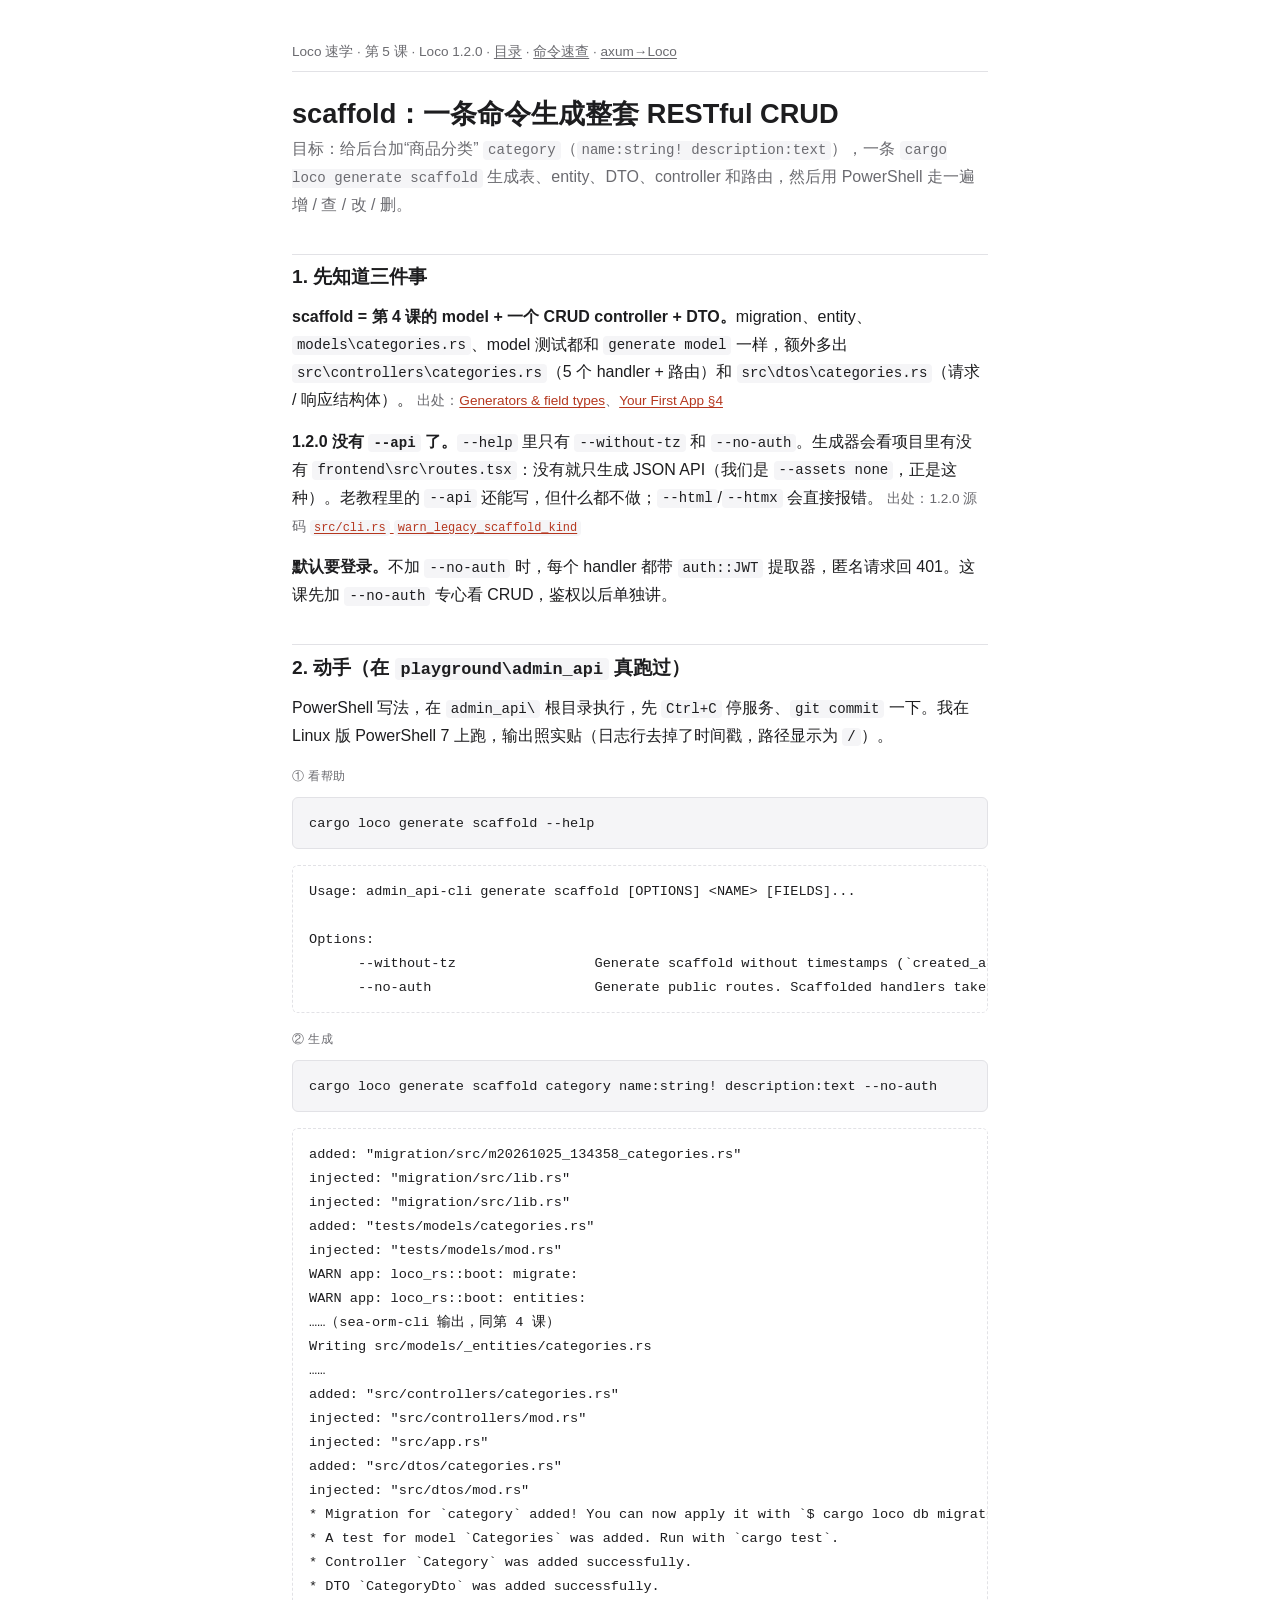
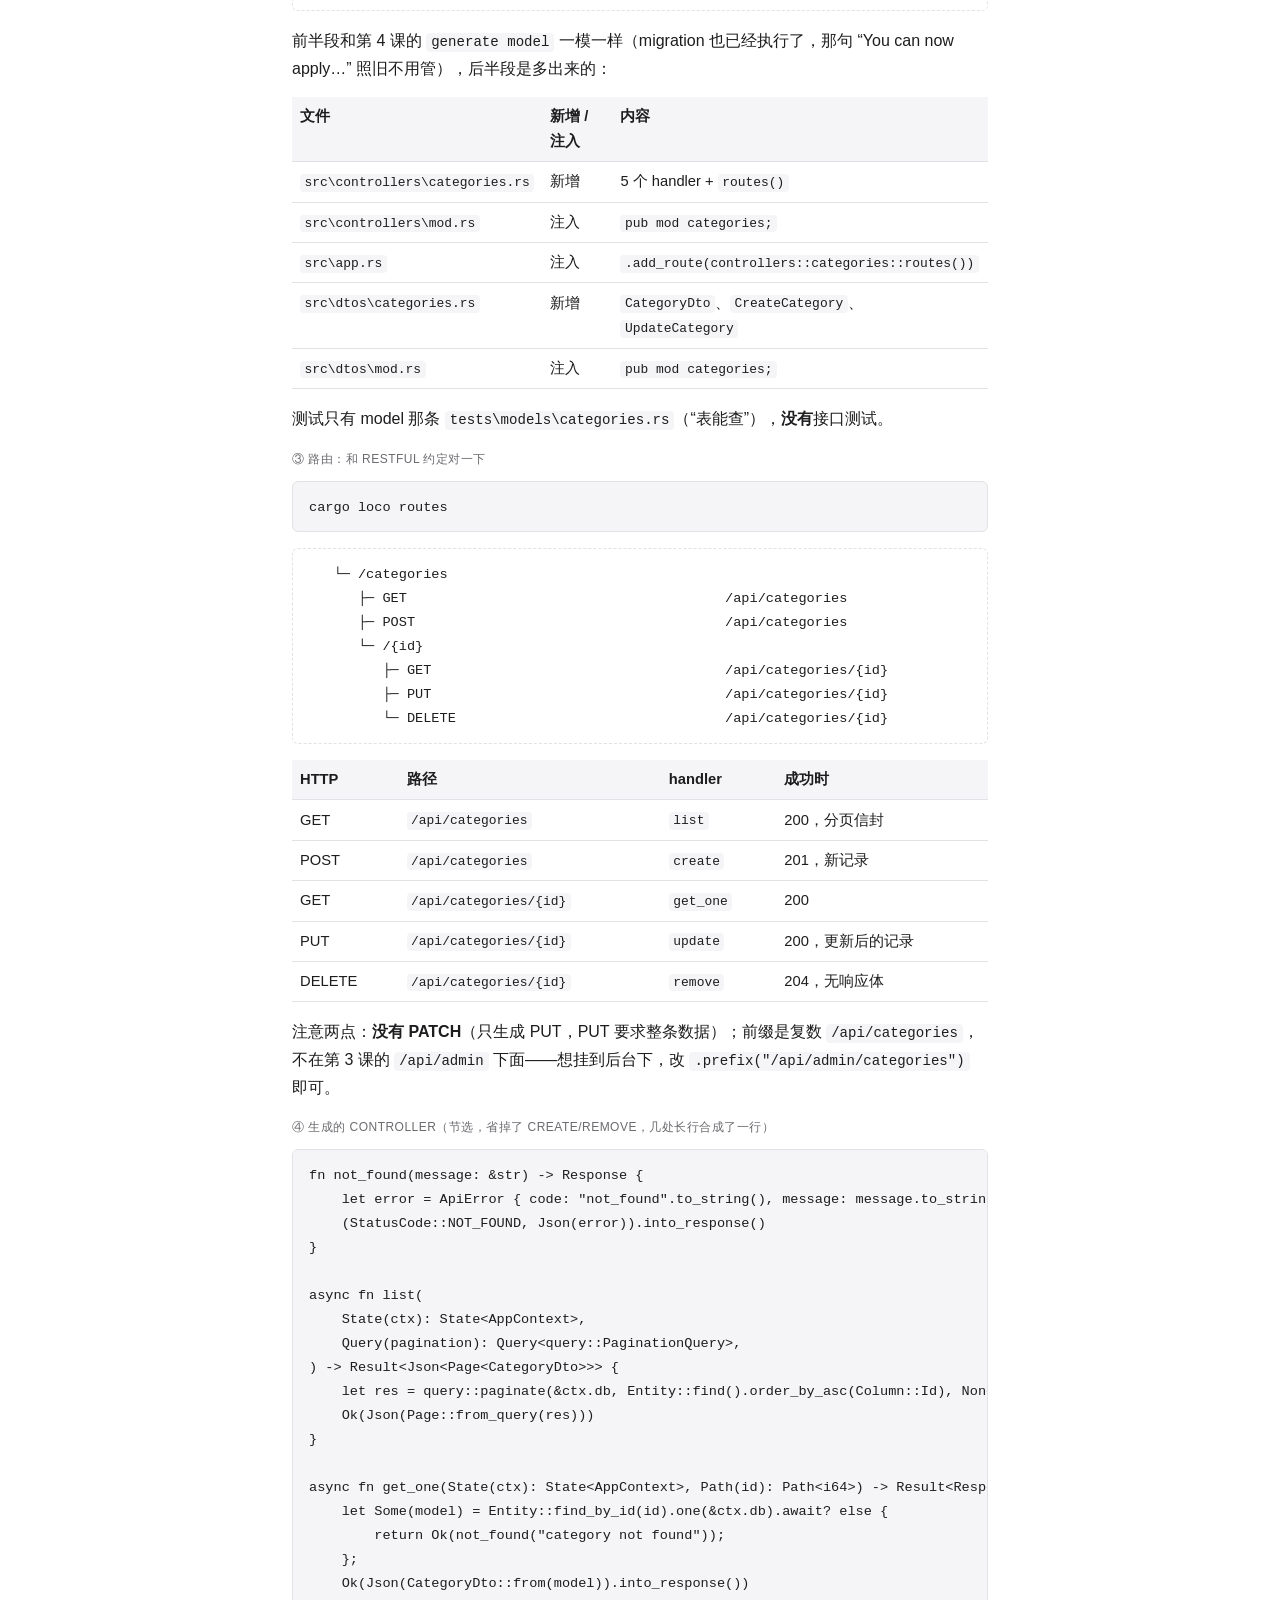
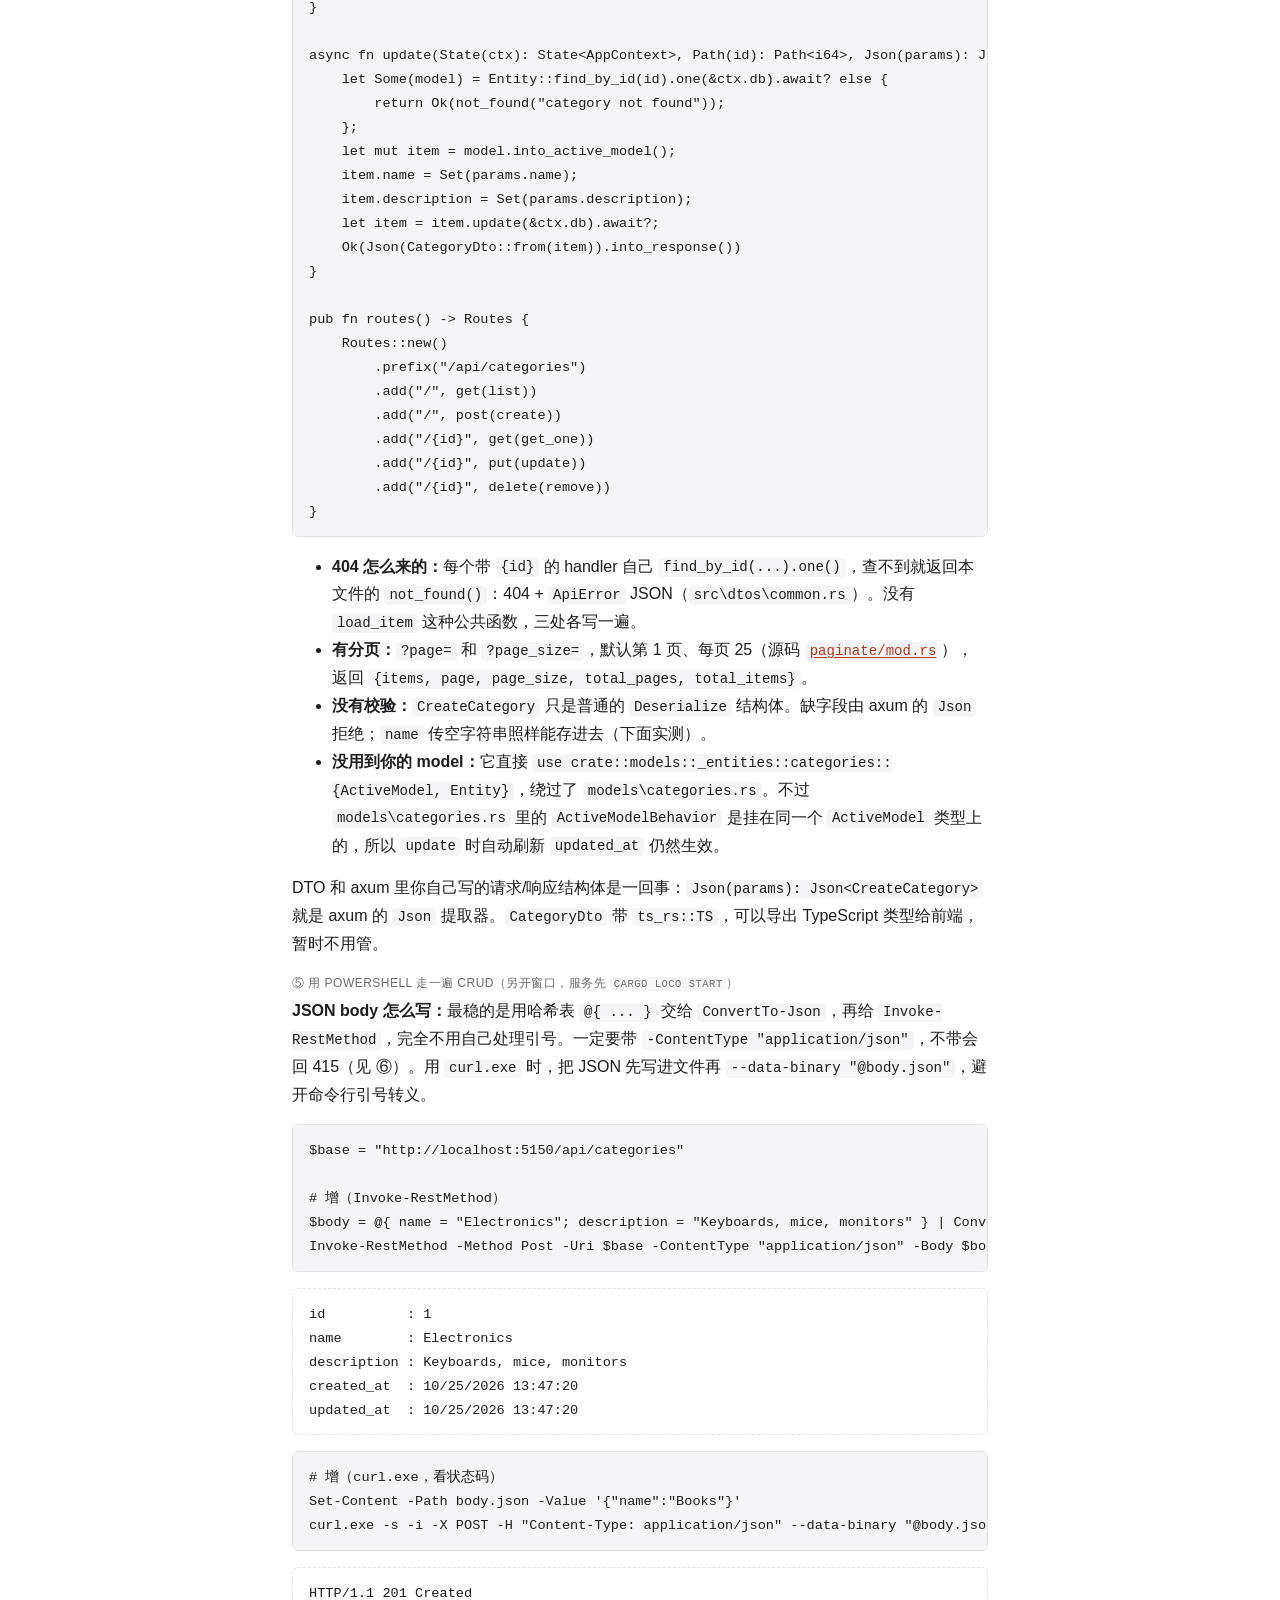
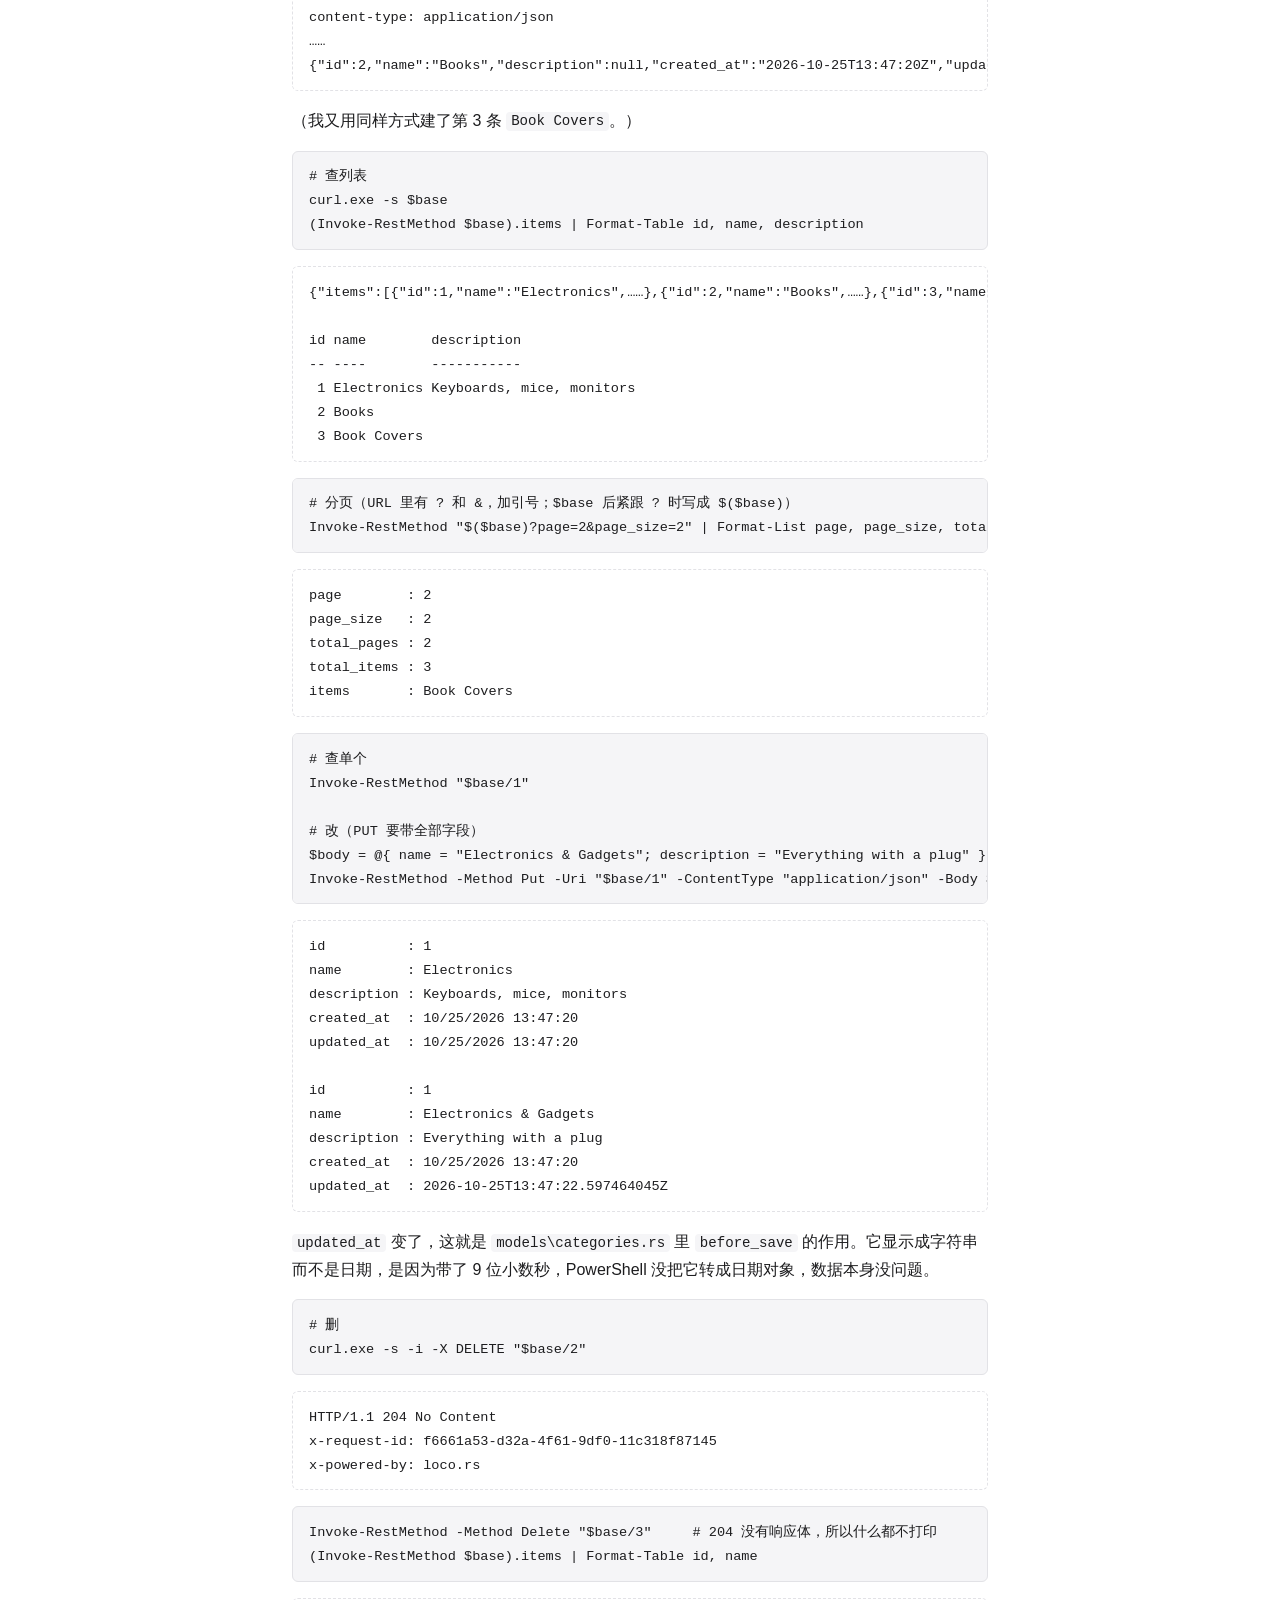
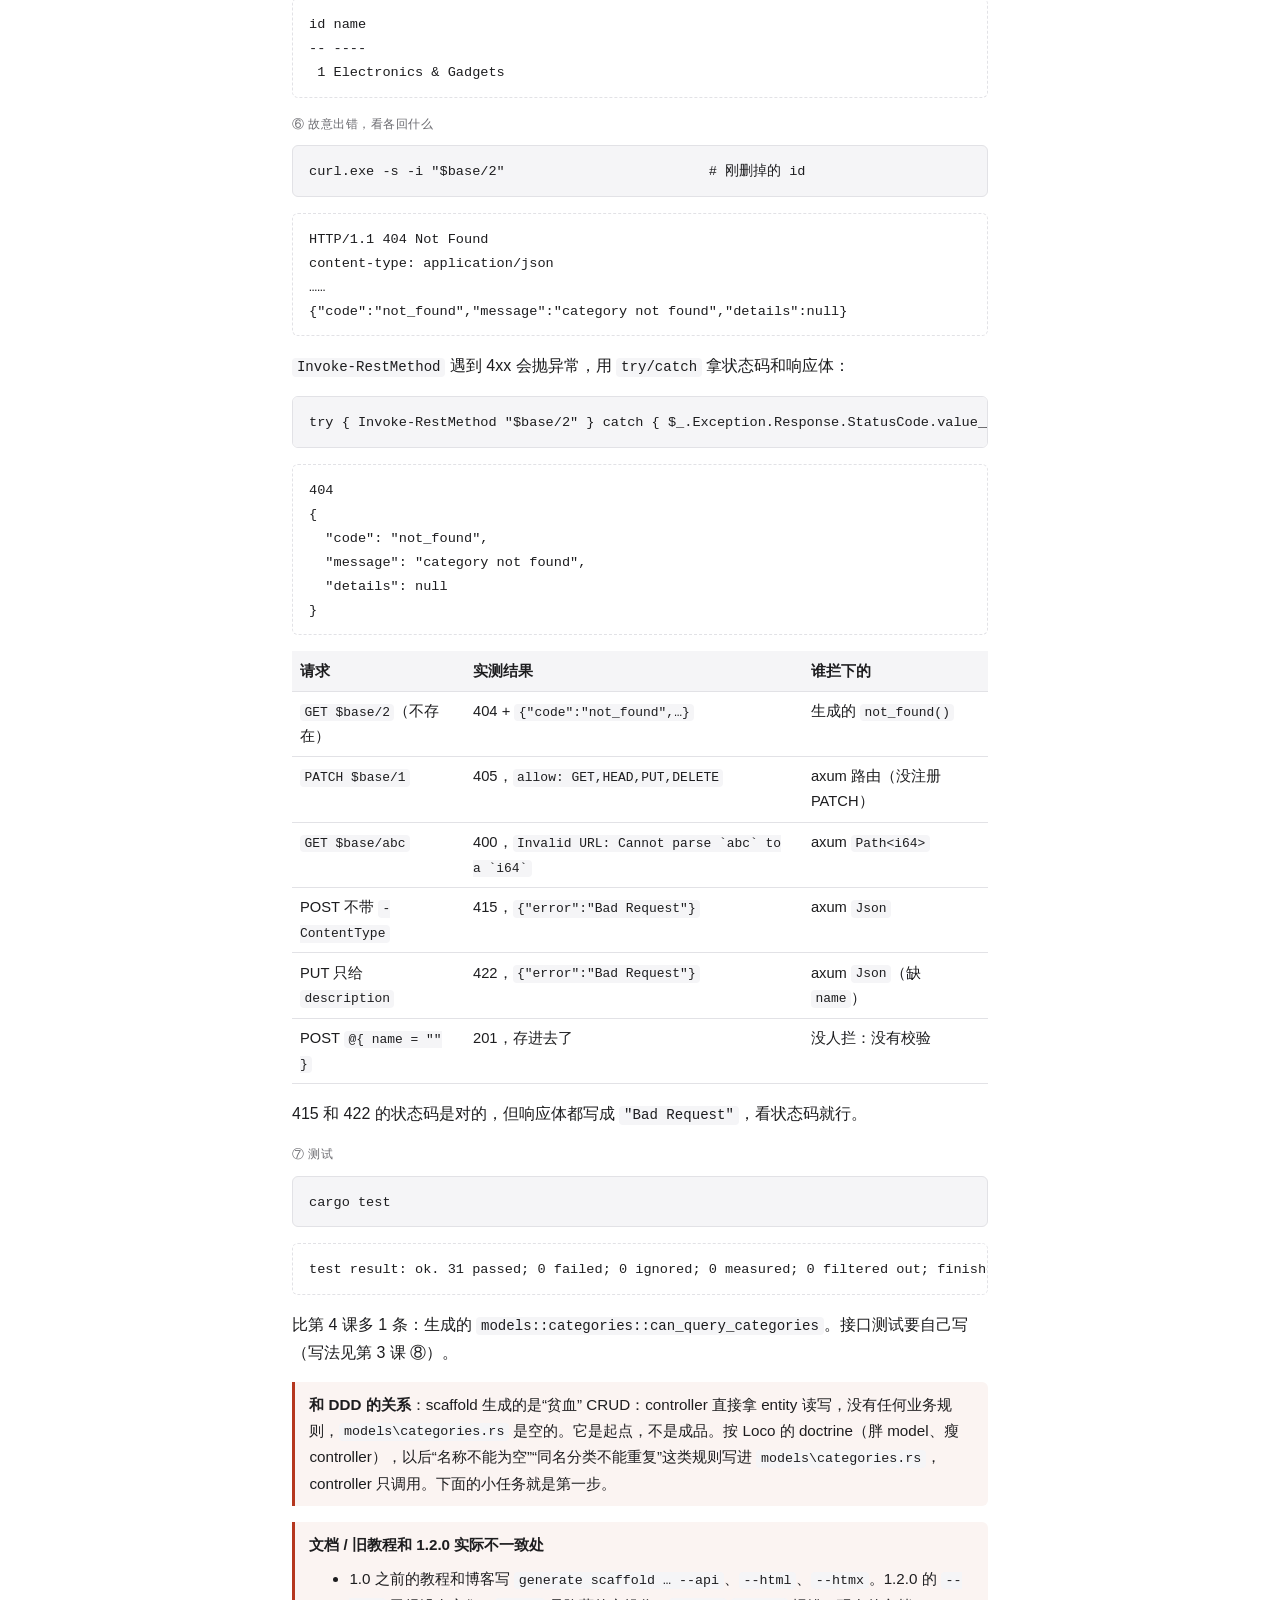
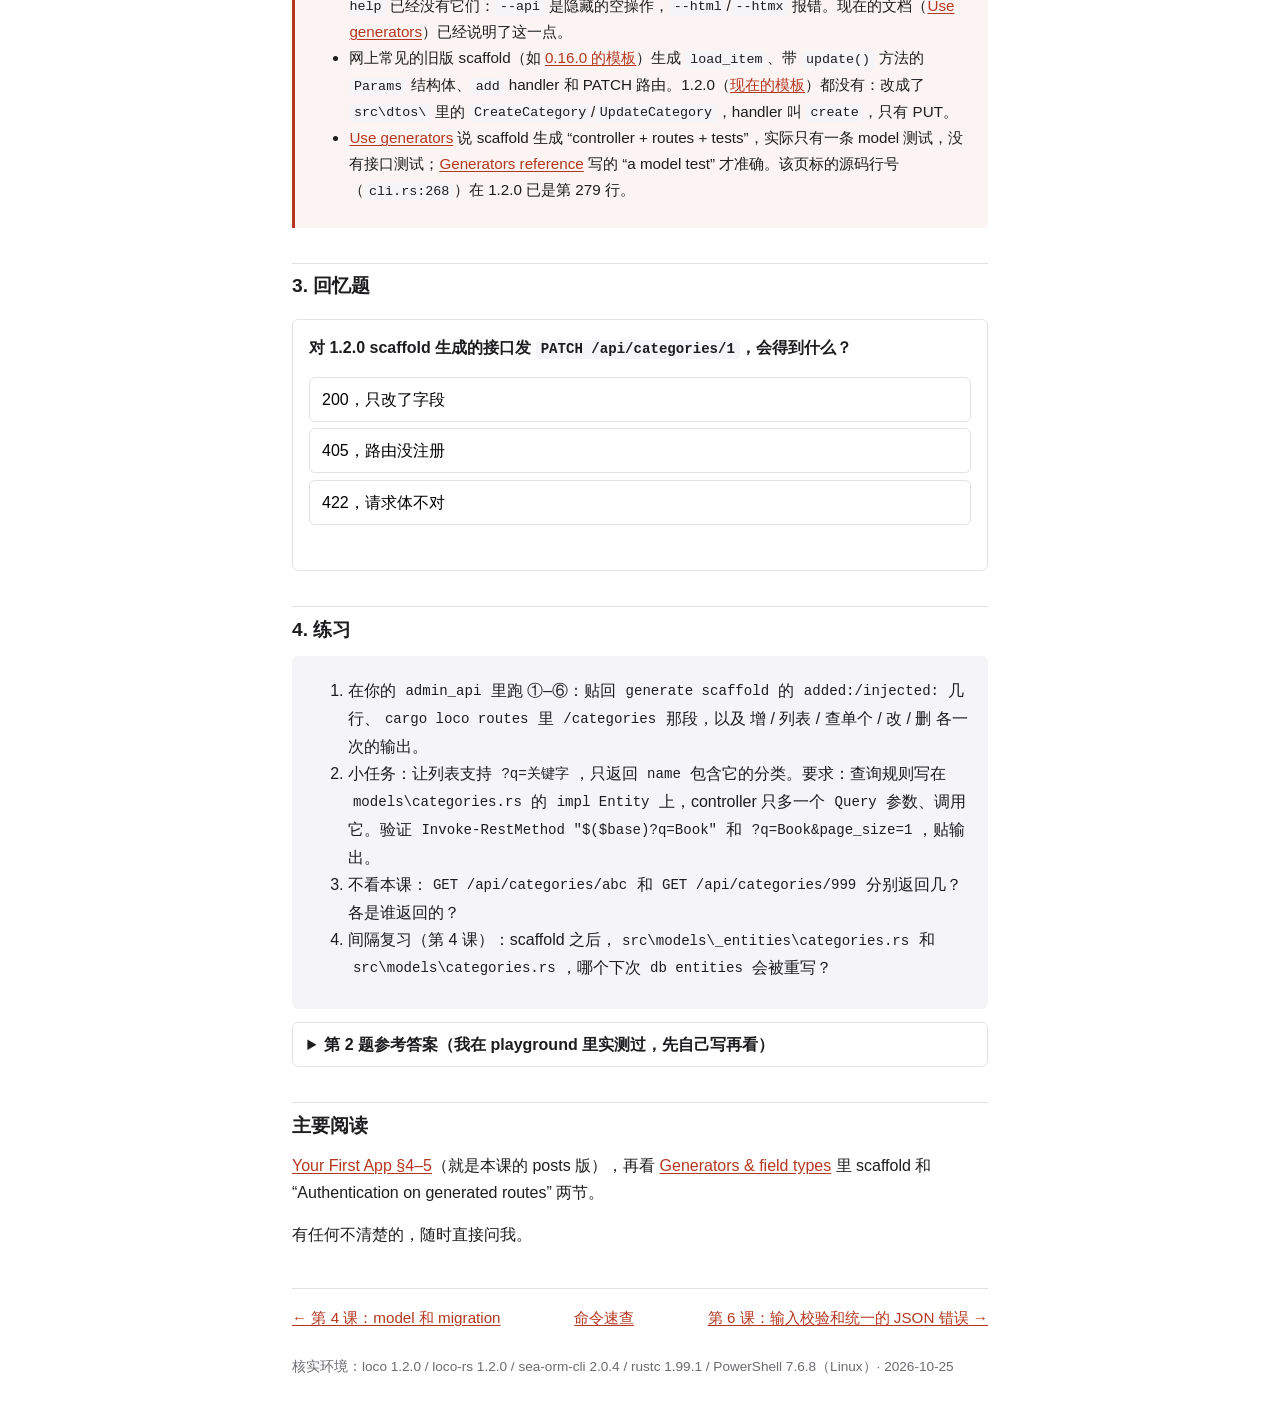
<file: lessons/0005-scaffold.html>
<!doctype html>
<html lang="zh-CN">
<head>
<meta charset="utf-8">
<meta name="viewport" content="width=device-width, initial-scale=1">
<title>第 5 课：scaffold 一条命令生成 CRUD</title>
<link rel="stylesheet" href="../assets/style.css">
</head>
<body>
<header class="course">Loco 速学 · 第 5 课 · Loco 1.2.0 · <a href="../index.html">目录</a> · <a href="../reference/cargo-loco-commands.html">命令速查</a> · <a href="../reference/axum-to-loco.html">axum→Loco</a></header>

<h1>scaffold：一条命令生成整套 RESTful CRUD</h1>
<p class="lede">目标：给后台加“商品分类” <code>category</code>（<code>name:string! description:text</code>），一条 <code>cargo loco generate scaffold</code> 生成表、entity、DTO、controller 和路由，然后用 PowerShell 走一遍 增 / 查 / 改 / 删。</p>

<h2>1. 先知道三件事</h2>
<p><strong>scaffold = 第 4 课的 model + 一个 CRUD controller + DTO。</strong>migration、entity、<code>models\categories.rs</code>、model 测试都和 <code>generate model</code> 一样，额外多出 <code>src\controllers\categories.rs</code>（5 个 handler + 路由）和 <code>src\dtos\categories.rs</code>（请求 / 响应结构体）。
<span class="source">出处：<a href="https://loco.rs/docs/reference/generators/">Generators &amp; field types</a>、<a href="https://loco.rs/docs/tutorials/your-first-app/">Your First App §4</a></span></p>

<p><strong>1.2.0 没有 <code>--api</code> 了。</strong><code>--help</code> 里只有 <code>--without-tz</code> 和 <code>--no-auth</code>。生成器会看项目里有没有 <code>frontend\src\routes.tsx</code>：没有就只生成 JSON API（我们是 <code>--assets none</code>，正是这种）。老教程里的 <code>--api</code> 还能写，但什么都不做；<code>--html</code>/<code>--htmx</code> 会直接报错。
<span class="source">出处：1.2.0 源码 <a href="https://github.com/loco-rs/loco/blob/v1.2.0/src/cli.rs#L397-L425"><code>src/cli.rs</code> <code>warn_legacy_scaffold_kind</code></a></span></p>

<p><strong>默认要登录。</strong>不加 <code>--no-auth</code> 时，每个 handler 都带 <code>auth::JWT</code> 提取器，匿名请求回 401。这课先加 <code>--no-auth</code> 专心看 CRUD，鉴权以后单独讲。</p>

<h2>2. 动手（在 <code>playground\admin_api</code> 真跑过）</h2>
<p>PowerShell 写法，在 <code>admin_api\</code> 根目录执行，先 <code>Ctrl+C</code> 停服务、<code>git commit</code> 一下。我在 Linux 版 PowerShell 7 上跑，输出照实贴（日志行去掉了时间戳，路径显示为 <code>/</code>）。</p>

<span class="label">① 看帮助</span>
<pre><code>cargo loco generate scaffold --help</code></pre>
<pre class="output"><code>Usage: admin_api-cli generate scaffold [OPTIONS] &lt;NAME&gt; [FIELDS]...

Options:
      --without-tz                 Generate scaffold without timestamps (`created_at`, `updated_at` columns)
      --no-auth                    Generate public routes. Scaffolded handlers take an `auth::JWT` extractor by default, so they answer 401 without a bearer token</code></pre>

<span class="label">② 生成</span>
<pre><code>cargo loco generate scaffold category name:string! description:text --no-auth</code></pre>
<pre class="output"><code>added: "migration/src/m20261025_134358_categories.rs"
injected: "migration/src/lib.rs"
injected: "migration/src/lib.rs"
added: "tests/models/categories.rs"
injected: "tests/models/mod.rs"
WARN app: loco_rs::boot: migrate:
WARN app: loco_rs::boot: entities:
……（sea-orm-cli 输出，同第 4 课）
Writing src/models/_entities/categories.rs
……
added: "src/controllers/categories.rs"
injected: "src/controllers/mod.rs"
injected: "src/app.rs"
added: "src/dtos/categories.rs"
injected: "src/dtos/mod.rs"
* Migration for `category` added! You can now apply it with `$ cargo loco db migrate &amp;&amp; cargo loco db entities`.
* A test for model `Categories` was added. Run with `cargo test`.
* Controller `Category` was added successfully.
* DTO `CategoryDto` was added successfully.</code></pre>
<p>前半段和第 4 课的 <code>generate model</code> 一模一样（migration 也已经执行了，那句 “You can now apply…” 照旧不用管），后半段是多出来的：</p>
<table>
<tr><th>文件</th><th>新增 / 注入</th><th>内容</th></tr>
<tr><td><code>src\controllers\categories.rs</code></td><td>新增</td><td>5 个 handler + <code>routes()</code></td></tr>
<tr><td><code>src\controllers\mod.rs</code></td><td>注入</td><td><code>pub mod categories;</code></td></tr>
<tr><td><code>src\app.rs</code></td><td>注入</td><td><code>.add_route(controllers::categories::routes())</code></td></tr>
<tr><td><code>src\dtos\categories.rs</code></td><td>新增</td><td><code>CategoryDto</code>、<code>CreateCategory</code>、<code>UpdateCategory</code></td></tr>
<tr><td><code>src\dtos\mod.rs</code></td><td>注入</td><td><code>pub mod categories;</code></td></tr>
</table>
<p>测试只有 model 那条 <code>tests\models\categories.rs</code>（“表能查”），<strong>没有</strong>接口测试。</p>

<span class="label">③ 路由：和 RESTful 约定对一下</span>
<pre><code>cargo loco routes</code></pre>
<pre class="output"><code>   └─ /categories
      ├─ GET                                       /api/categories
      ├─ POST                                      /api/categories
      └─ /{id}
         ├─ GET                                    /api/categories/{id}
         ├─ PUT                                    /api/categories/{id}
         └─ DELETE                                 /api/categories/{id}</code></pre>
<table>
<tr><th>HTTP</th><th>路径</th><th>handler</th><th>成功时</th></tr>
<tr><td>GET</td><td><code>/api/categories</code></td><td><code>list</code></td><td>200，分页信封</td></tr>
<tr><td>POST</td><td><code>/api/categories</code></td><td><code>create</code></td><td>201，新记录</td></tr>
<tr><td>GET</td><td><code>/api/categories/{id}</code></td><td><code>get_one</code></td><td>200</td></tr>
<tr><td>PUT</td><td><code>/api/categories/{id}</code></td><td><code>update</code></td><td>200，更新后的记录</td></tr>
<tr><td>DELETE</td><td><code>/api/categories/{id}</code></td><td><code>remove</code></td><td>204，无响应体</td></tr>
</table>
<p>注意两点：<strong>没有 PATCH</strong>（只生成 PUT，PUT 要求整条数据）；前缀是复数 <code>/api/categories</code>，不在第 3 课的 <code>/api/admin</code> 下面——想挂到后台下，改 <code>.prefix("/api/admin/categories")</code> 即可。</p>

<span class="label">④ 生成的 controller（节选，省掉了 create/remove，几处长行合成了一行）</span>
<pre><code>fn not_found(message: &amp;str) -&gt; Response {
    let error = ApiError { code: "not_found".to_string(), message: message.to_string(), details: None };
    (StatusCode::NOT_FOUND, Json(error)).into_response()
}

async fn list(
    State(ctx): State&lt;AppContext&gt;,
    Query(pagination): Query&lt;query::PaginationQuery&gt;,
) -&gt; Result&lt;Json&lt;Page&lt;CategoryDto&gt;&gt;&gt; {
    let res = query::paginate(&amp;ctx.db, Entity::find().order_by_asc(Column::Id), None, &amp;pagination).await?;
    Ok(Json(Page::from_query(res)))
}

async fn get_one(State(ctx): State&lt;AppContext&gt;, Path(id): Path&lt;i64&gt;) -&gt; Result&lt;Response&gt; {
    let Some(model) = Entity::find_by_id(id).one(&amp;ctx.db).await? else {
        return Ok(not_found("category not found"));
    };
    Ok(Json(CategoryDto::from(model)).into_response())
}

async fn update(State(ctx): State&lt;AppContext&gt;, Path(id): Path&lt;i64&gt;, Json(params): Json&lt;UpdateCategory&gt;) -&gt; Result&lt;Response&gt; {
    let Some(model) = Entity::find_by_id(id).one(&amp;ctx.db).await? else {
        return Ok(not_found("category not found"));
    };
    let mut item = model.into_active_model();
    item.name = Set(params.name);
    item.description = Set(params.description);
    let item = item.update(&amp;ctx.db).await?;
    Ok(Json(CategoryDto::from(item)).into_response())
}

pub fn routes() -&gt; Routes {
    Routes::new()
        .prefix("/api/categories")
        .add("/", get(list))
        .add("/", post(create))
        .add("/{id}", get(get_one))
        .add("/{id}", put(update))
        .add("/{id}", delete(remove))
}</code></pre>
<ul>
<li><strong>404 怎么来的：</strong>每个带 <code>{id}</code> 的 handler 自己 <code>find_by_id(...).one()</code>，查不到就返回本文件的 <code>not_found()</code>：404 + <code>ApiError</code> JSON（<code>src\dtos\common.rs</code>）。没有 <code>load_item</code> 这种公共函数，三处各写一遍。</li>
<li><strong>有分页：</strong><code>?page=</code> 和 <code>?page_size=</code>，默认第 1 页、每页 25（源码 <a href="https://github.com/loco-rs/loco/blob/v1.2.0/src/model/query/paginate/mod.rs#L4-L12"><code>paginate/mod.rs</code></a>），返回 <code>{items, page, page_size, total_pages, total_items}</code>。</li>
<li><strong>没有校验：</strong><code>CreateCategory</code> 只是普通的 <code>Deserialize</code> 结构体。缺字段由 axum 的 <code>Json</code> 拒绝；<code>name</code> 传空字符串照样能存进去（下面实测）。</li>
<li><strong>没用到你的 model：</strong>它直接 <code>use crate::models::_entities::categories::{ActiveModel, Entity}</code>，绕过了 <code>models\categories.rs</code>。不过 <code>models\categories.rs</code> 里的 <code>ActiveModelBehavior</code> 是挂在同一个 <code>ActiveModel</code> 类型上的，所以 <code>update</code> 时自动刷新 <code>updated_at</code> 仍然生效。</li>
</ul>
<p>DTO 和 axum 里你自己写的请求/响应结构体是一回事：<code>Json(params): Json&lt;CreateCategory&gt;</code> 就是 axum 的 <code>Json</code> 提取器。<code>CategoryDto</code> 带 <code>ts_rs::TS</code>，可以导出 TypeScript 类型给前端，暂时不用管。</p>

<span class="label">⑤ 用 PowerShell 走一遍 CRUD（另开窗口，服务先 <code>cargo loco start</code>）</span>
<p><strong>JSON body 怎么写：</strong>最稳的是用哈希表 <code>@{ ... }</code> 交给 <code>ConvertTo-Json</code>，再给 <code>Invoke-RestMethod</code>，完全不用自己处理引号。一定要带 <code>-ContentType "application/json"</code>，不带会回 415（见 ⑥）。用 <code>curl.exe</code> 时，把 JSON 先写进文件再 <code>--data-binary "@body.json"</code>，避开命令行引号转义。</p>
<pre><code>$base = "http://localhost:5150/api/categories"

# 增（Invoke-RestMethod）
$body = @{ name = "Electronics"; description = "Keyboards, mice, monitors" } | ConvertTo-Json
Invoke-RestMethod -Method Post -Uri $base -ContentType "application/json" -Body $body</code></pre>
<pre class="output"><code>id          : 1
name        : Electronics
description : Keyboards, mice, monitors
created_at  : 10/25/2026 13:47:20
updated_at  : 10/25/2026 13:47:20</code></pre>
<pre><code># 增（curl.exe，看状态码）
Set-Content -Path body.json -Value '{"name":"Books"}'
curl.exe -s -i -X POST -H "Content-Type: application/json" --data-binary "@body.json" $base</code></pre>
<pre class="output"><code>HTTP/1.1 201 Created
content-type: application/json
……
{"id":2,"name":"Books","description":null,"created_at":"2026-10-25T13:47:20Z","updated_at":"2026-10-25T13:47:20Z"}</code></pre>
<p>（我又用同样方式建了第 3 条 <code>Book Covers</code>。）</p>
<pre><code># 查列表
curl.exe -s $base
(Invoke-RestMethod $base).items | Format-Table id, name, description</code></pre>
<pre class="output"><code>{"items":[{"id":1,"name":"Electronics",……},{"id":2,"name":"Books",……},{"id":3,"name":"Book Covers",……}],"page":1,"page_size":25,"total_pages":1,"total_items":3}

id name        description
-- ----        -----------
 1 Electronics Keyboards, mice, monitors
 2 Books
 3 Book Covers</code></pre>
<pre><code># 分页（URL 里有 ? 和 &amp;，加引号；$base 后紧跟 ? 时写成 $($base)）
Invoke-RestMethod "$($base)?page=2&amp;page_size=2" | Format-List page, page_size, total_pages, total_items, @{n="items";e={$_.items.name}}</code></pre>
<pre class="output"><code>page        : 2
page_size   : 2
total_pages : 2
total_items : 3
items       : Book Covers</code></pre>
<pre><code># 查单个
Invoke-RestMethod "$base/1"

# 改（PUT 要带全部字段）
$body = @{ name = "Electronics &amp; Gadgets"; description = "Everything with a plug" } | ConvertTo-Json
Invoke-RestMethod -Method Put -Uri "$base/1" -ContentType "application/json" -Body $body</code></pre>
<pre class="output"><code>id          : 1
name        : Electronics
description : Keyboards, mice, monitors
created_at  : 10/25/2026 13:47:20
updated_at  : 10/25/2026 13:47:20

id          : 1
name        : Electronics &amp; Gadgets
description : Everything with a plug
created_at  : 10/25/2026 13:47:20
updated_at  : 2026-10-25T13:47:22.597464045Z</code></pre>
<p><code>updated_at</code> 变了，这就是 <code>models\categories.rs</code> 里 <code>before_save</code> 的作用。它显示成字符串而不是日期，是因为带了 9 位小数秒，PowerShell 没把它转成日期对象，数据本身没问题。</p>
<pre><code># 删
curl.exe -s -i -X DELETE "$base/2"</code></pre>
<pre class="output"><code>HTTP/1.1 204 No Content
x-request-id: f6661a53-d32a-4f61-9df0-11c318f87145
x-powered-by: loco.rs</code></pre>
<pre><code>Invoke-RestMethod -Method Delete "$base/3"     # 204 没有响应体，所以什么都不打印
(Invoke-RestMethod $base).items | Format-Table id, name</code></pre>
<pre class="output"><code>id name
-- ----
 1 Electronics &amp; Gadgets</code></pre>

<span class="label">⑥ 故意出错，看各回什么</span>
<pre><code>curl.exe -s -i "$base/2"                         # 刚删掉的 id</code></pre>
<pre class="output"><code>HTTP/1.1 404 Not Found
content-type: application/json
……
{"code":"not_found","message":"category not found","details":null}</code></pre>
<p><code>Invoke-RestMethod</code> 遇到 4xx 会抛异常，用 <code>try/catch</code> 拿状态码和响应体：</p>
<pre><code>try { Invoke-RestMethod "$base/2" } catch { $_.Exception.Response.StatusCode.value__; $_.ErrorDetails.Message }</code></pre>
<pre class="output"><code>404
{
  "code": "not_found",
  "message": "category not found",
  "details": null
}</code></pre>
<table>
<tr><th>请求</th><th>实测结果</th><th>谁拦下的</th></tr>
<tr><td><code>GET $base/2</code>（不存在）</td><td>404 + <code>{"code":"not_found",…}</code></td><td>生成的 <code>not_found()</code></td></tr>
<tr><td><code>PATCH $base/1</code></td><td>405，<code>allow: GET,HEAD,PUT,DELETE</code></td><td>axum 路由（没注册 PATCH）</td></tr>
<tr><td><code>GET $base/abc</code></td><td>400，<code>Invalid URL: Cannot parse `abc` to a `i64`</code></td><td>axum <code>Path&lt;i64&gt;</code></td></tr>
<tr><td>POST 不带 <code>-ContentType</code></td><td>415，<code>{"error":"Bad Request"}</code></td><td>axum <code>Json</code></td></tr>
<tr><td>PUT 只给 <code>description</code></td><td>422，<code>{"error":"Bad Request"}</code></td><td>axum <code>Json</code>（缺 <code>name</code>）</td></tr>
<tr><td>POST <code>@{ name = "" }</code></td><td>201，存进去了</td><td>没人拦：没有校验</td></tr>
</table>
<p>415 和 422 的状态码是对的，但响应体都写成 <code>"Bad Request"</code>，看状态码就行。</p>

<span class="label">⑦ 测试</span>
<pre><code>cargo test</code></pre>
<pre class="output"><code>test result: ok. 31 passed; 0 failed; 0 ignored; 0 measured; 0 filtered out; finished in 8.60s</code></pre>
<p>比第 4 课多 1 条：生成的 <code>models::categories::can_query_categories</code>。接口测试要自己写（写法见第 3 课 ⑧）。</p>

<div class="note"><strong>和 DDD 的关系</strong>：scaffold 生成的是“贫血” CRUD：controller 直接拿 entity 读写，没有任何业务规则，<code>models\categories.rs</code> 是空的。它是起点，不是成品。按 Loco 的 doctrine（胖 model、瘦 controller），以后“名称不能为空”“同名分类不能重复”这类规则写进 <code>models\categories.rs</code>，controller 只调用。下面的小任务就是第一步。</div>

<div class="note"><strong>文档 / 旧教程和 1.2.0 实际不一致处</strong>
<ul>
<li>1.0 之前的教程和博客写 <code>generate scaffold … --api</code>、<code>--html</code>、<code>--htmx</code>。1.2.0 的 <code>--help</code> 已经没有它们：<code>--api</code> 是隐藏的空操作，<code>--html</code>/<code>--htmx</code> 报错。现在的文档（<a href="https://loco.rs/docs/how-to/use-generators/">Use generators</a>）已经说明了这一点。</li>
<li>网上常见的旧版 scaffold（如 <a href="https://github.com/loco-rs/loco/blob/v0.16.0/loco-gen/src/templates/scaffold/api/controller.t">0.16.0 的模板</a>）生成 <code>load_item</code>、带 <code>update()</code> 方法的 <code>Params</code> 结构体、<code>add</code> handler 和 PATCH 路由。1.2.0（<a href="https://github.com/loco-rs/loco/blob/v1.2.0/loco-gen/src/templates/scaffold/api/controller.t">现在的模板</a>）都没有：改成了 <code>src\dtos\</code> 里的 <code>CreateCategory</code>/<code>UpdateCategory</code>，handler 叫 <code>create</code>，只有 PUT。</li>
<li><a href="https://loco.rs/docs/how-to/use-generators/">Use generators</a> 说 scaffold 生成 “controller + routes + tests”，实际只有一条 model 测试，没有接口测试；<a href="https://loco.rs/docs/reference/generators/">Generators reference</a> 写的 “a model test” 才准确。该页标的源码行号（<code>cli.rs:268</code>）在 1.2.0 已是第 279 行。</li>
</ul></div>

<h2>3. 回忆题</h2>
<div class="quiz" id="q1">
<p class="q">对 1.2.0 scaffold 生成的接口发 <code>PATCH /api/categories/1</code>，会得到什么？</p>
<button data-ok="0">200，只改了字段</button>
<button data-ok="1">405，路由没注册</button>
<button data-ok="0">422，请求体不对</button>
<p class="fb" aria-live="polite"></p>
</div>
<script>
document.querySelectorAll('.quiz').forEach(function (quiz) {
  var fb = quiz.querySelector('.fb');
  quiz.querySelectorAll('button').forEach(function (b) {
    b.addEventListener('click', function () {
      quiz.querySelectorAll('button').forEach(function (x) { x.classList.remove('right', 'wrong'); });
      if (b.dataset.ok === '1') {
        b.classList.add('right');
        fb.textContent = '对。1.2.0 只生成 GET/POST/GET/PUT/DELETE，没有 PATCH；axum 对“路径存在但方法没注册”回 405，并带 allow: GET,HEAD,PUT,DELETE。';
      } else {
        b.classList.add('wrong');
        fb.textContent = '不对。请求根本到不了 handler：路由里没有 PATCH，axum 直接回 405。回看第 ③ 步的路由表和第 ⑥ 步的实测。';
      }
    });
  });
});
</script>

<h2>4. 练习</h2>
<div class="task">
<ol>
<li>在你的 <code>admin_api</code> 里跑 ①–⑥：贴回 <code>generate scaffold</code> 的 <code>added:/injected:</code> 几行、<code>cargo loco routes</code> 里 <code>/categories</code> 那段，以及 增 / 列表 / 查单个 / 改 / 删 各一次的输出。</li>
<li>小任务：让列表支持 <code>?q=关键字</code>，只返回 <code>name</code> 包含它的分类。要求：查询规则写在 <code>models\categories.rs</code> 的 <code>impl Entity</code> 上，controller 只多一个 <code>Query</code> 参数、调用它。验证 <code>Invoke-RestMethod "$($base)?q=Book"</code> 和 <code>?q=Book&amp;page_size=1</code>，贴输出。</li>
<li>不看本课：<code>GET /api/categories/abc</code> 和 <code>GET /api/categories/999</code> 分别返回几？各是谁返回的？</li>
<li>间隔复习（第 4 课）：scaffold 之后，<code>src\models\_entities\categories.rs</code> 和 <code>src\models\categories.rs</code>，哪个下次 <code>db entities</code> 会被重写？</li>
</ol>
</div>
<details>
<summary>第 2 题参考答案（我在 playground 里实测过，先自己写再看）</summary>
<p><code>src\models\categories.rs</code>（顶部 <code>use</code> 改成 <code>use loco_rs::prelude::*;</code>，导出加 <code>self</code>）：</p>
<pre><code>pub use super::_entities::categories::{self, ActiveModel, Entity, Model};
use loco_rs::prelude::*;

impl Entity {
    /// 后台分类列表的查询规则：`q` 非空时只要名称包含它的记录，按 id 排序。
    pub fn search(q: Option&lt;&amp;str&gt;) -&gt; sea_orm::Select&lt;Self&gt; {
        let select = Self::find().order_by_asc(categories::Column::Id);
        match q.map(str::trim).filter(|q| !q.is_empty()) {
            Some(q) =&gt; select.filter(categories::Column::Name.contains(q)),
            None =&gt; select,
        }
    }
}</code></pre>
<p><code>src\controllers\categories.rs</code>：</p>
<pre><code>/// `?q=book` —— 可选的名称关键字
#[derive(Debug, serde::Deserialize)]
pub struct ListFilter {
    pub q: Option&lt;String&gt;,
}

async fn list(
    State(ctx): State&lt;AppContext&gt;,
    Query(pagination): Query&lt;query::PaginationQuery&gt;,
    Query(filter): Query&lt;ListFilter&gt;,
) -&gt; Result&lt;Json&lt;Page&lt;CategoryDto&gt;&gt;&gt; {
    let res = query::paginate(&amp;ctx.db, Entity::search(filter.q.as_deref()), None, &amp;pagination).await?;
    Ok(Json(Page::from_query(res)))
}</code></pre>
<p>（同时把 <code>use</code> 里不再用到的 <code>Column</code> 删掉。两个 <code>Query</code> 提取器可以并存，各取自己的字段。）实测，表里有 Electronics &amp; Gadgets / Books / Book Covers / Stationery：</p>
<pre class="output"><code>(Invoke-RestMethod "$($base)?q=Book").items | Format-Table id, name

id name
-- ----
 5 Books
 6 Book Covers

curl.exe -s "$($base)?q=Book&amp;page_size=1"
{"items":[{"id":5,"name":"Books",……}],"page":1,"page_size":1,"total_pages":2,"total_items":2}

curl.exe -s "$($base)?q=zzz"
{"items":[],"page":1,"page_size":25,"total_pages":0,"total_items":0}</code></pre>
</details>

<h2>主要阅读</h2>
<p><a href="https://loco.rs/docs/tutorials/your-first-app/">Your First App §4–5</a>（就是本课的 posts 版），再看 <a href="https://loco.rs/docs/reference/generators/">Generators &amp; field types</a> 里 scaffold 和 “Authentication on generated routes” 两节。</p>

<p>有任何不清楚的，随时直接问我。</p>

<nav class="next">
<a href="0004-model-migration.html">← 第 4 课：model 和 migration</a>
<a href="../reference/cargo-loco-commands.html">命令速查</a>
<a href="0006-validation-json.html">第 6 课：输入校验和统一的 JSON 错误 →</a>
</nav>
<footer>核实环境：loco 1.2.0 / loco-rs 1.2.0 / sea-orm-cli 2.0.4 / rustc 1.99.1 / PowerShell 7.6.8（Linux）· 2026-10-25</footer>
</body>
</html>
</file>
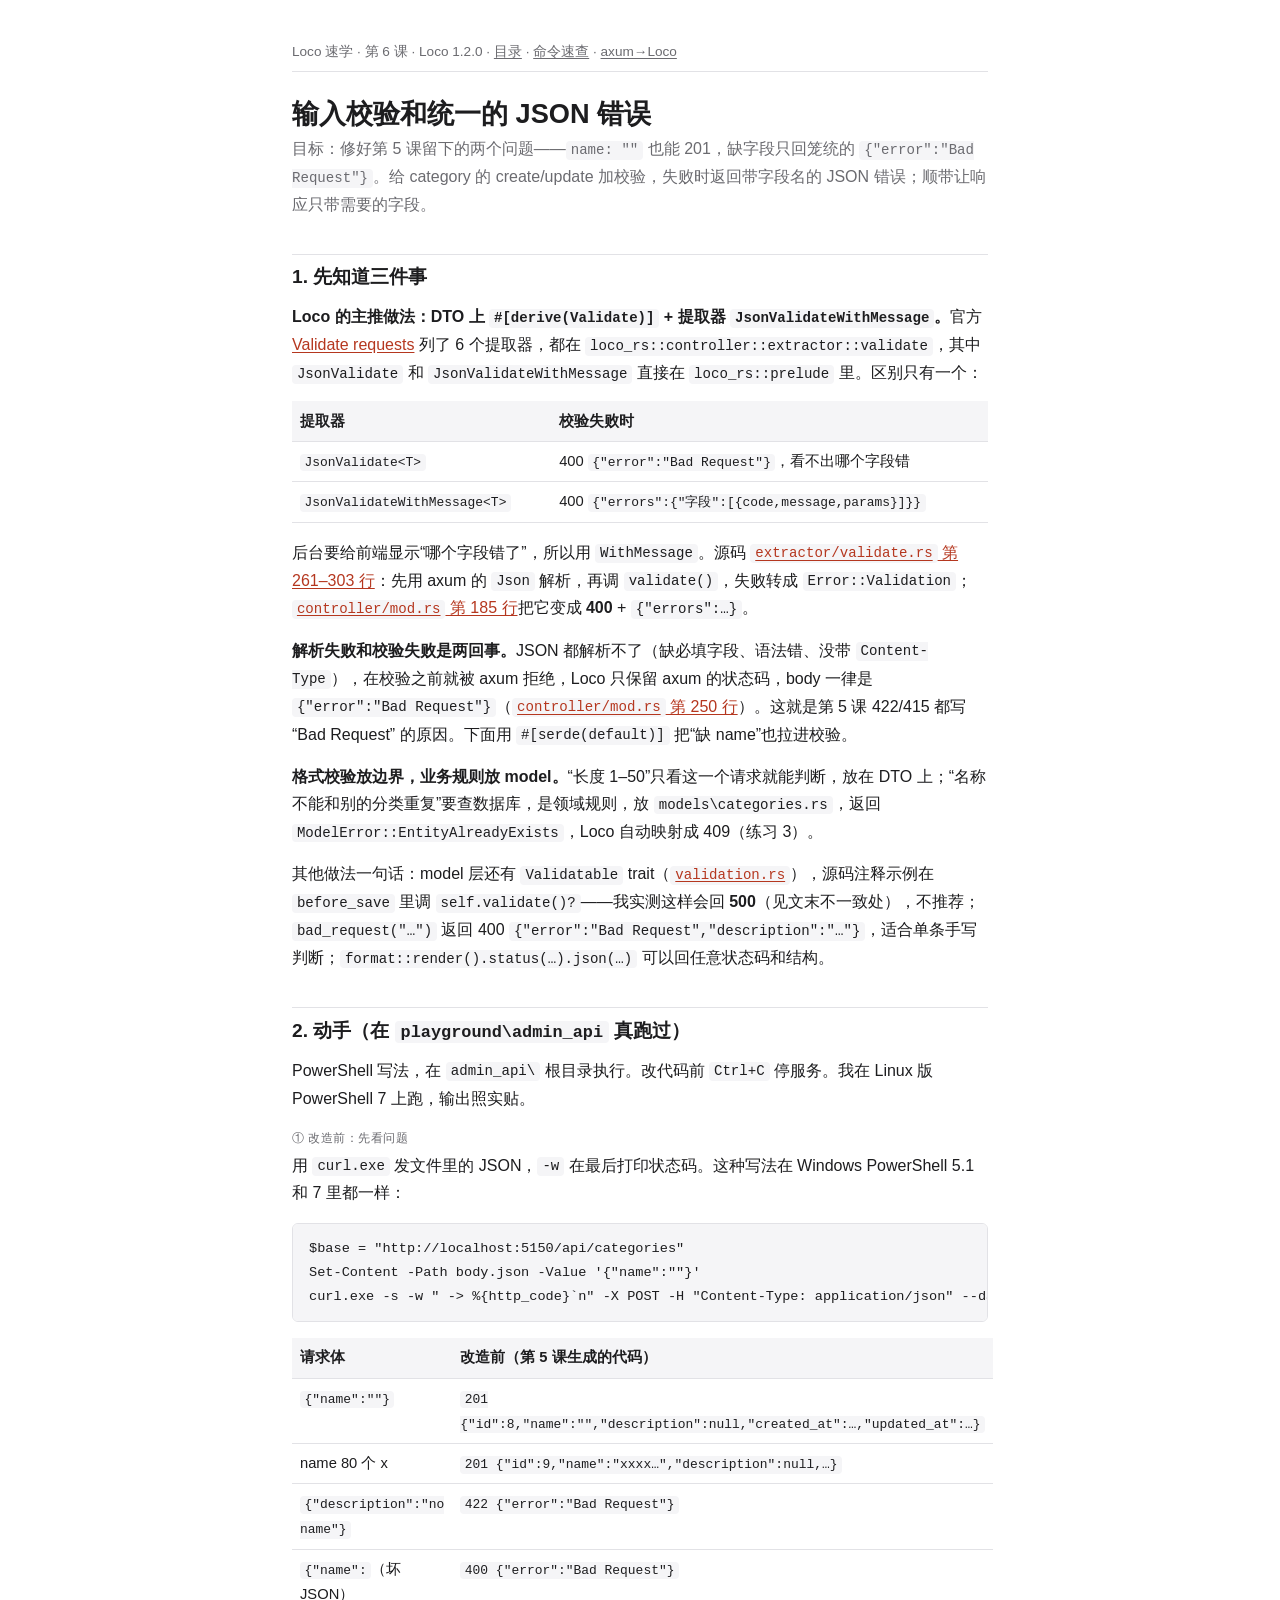
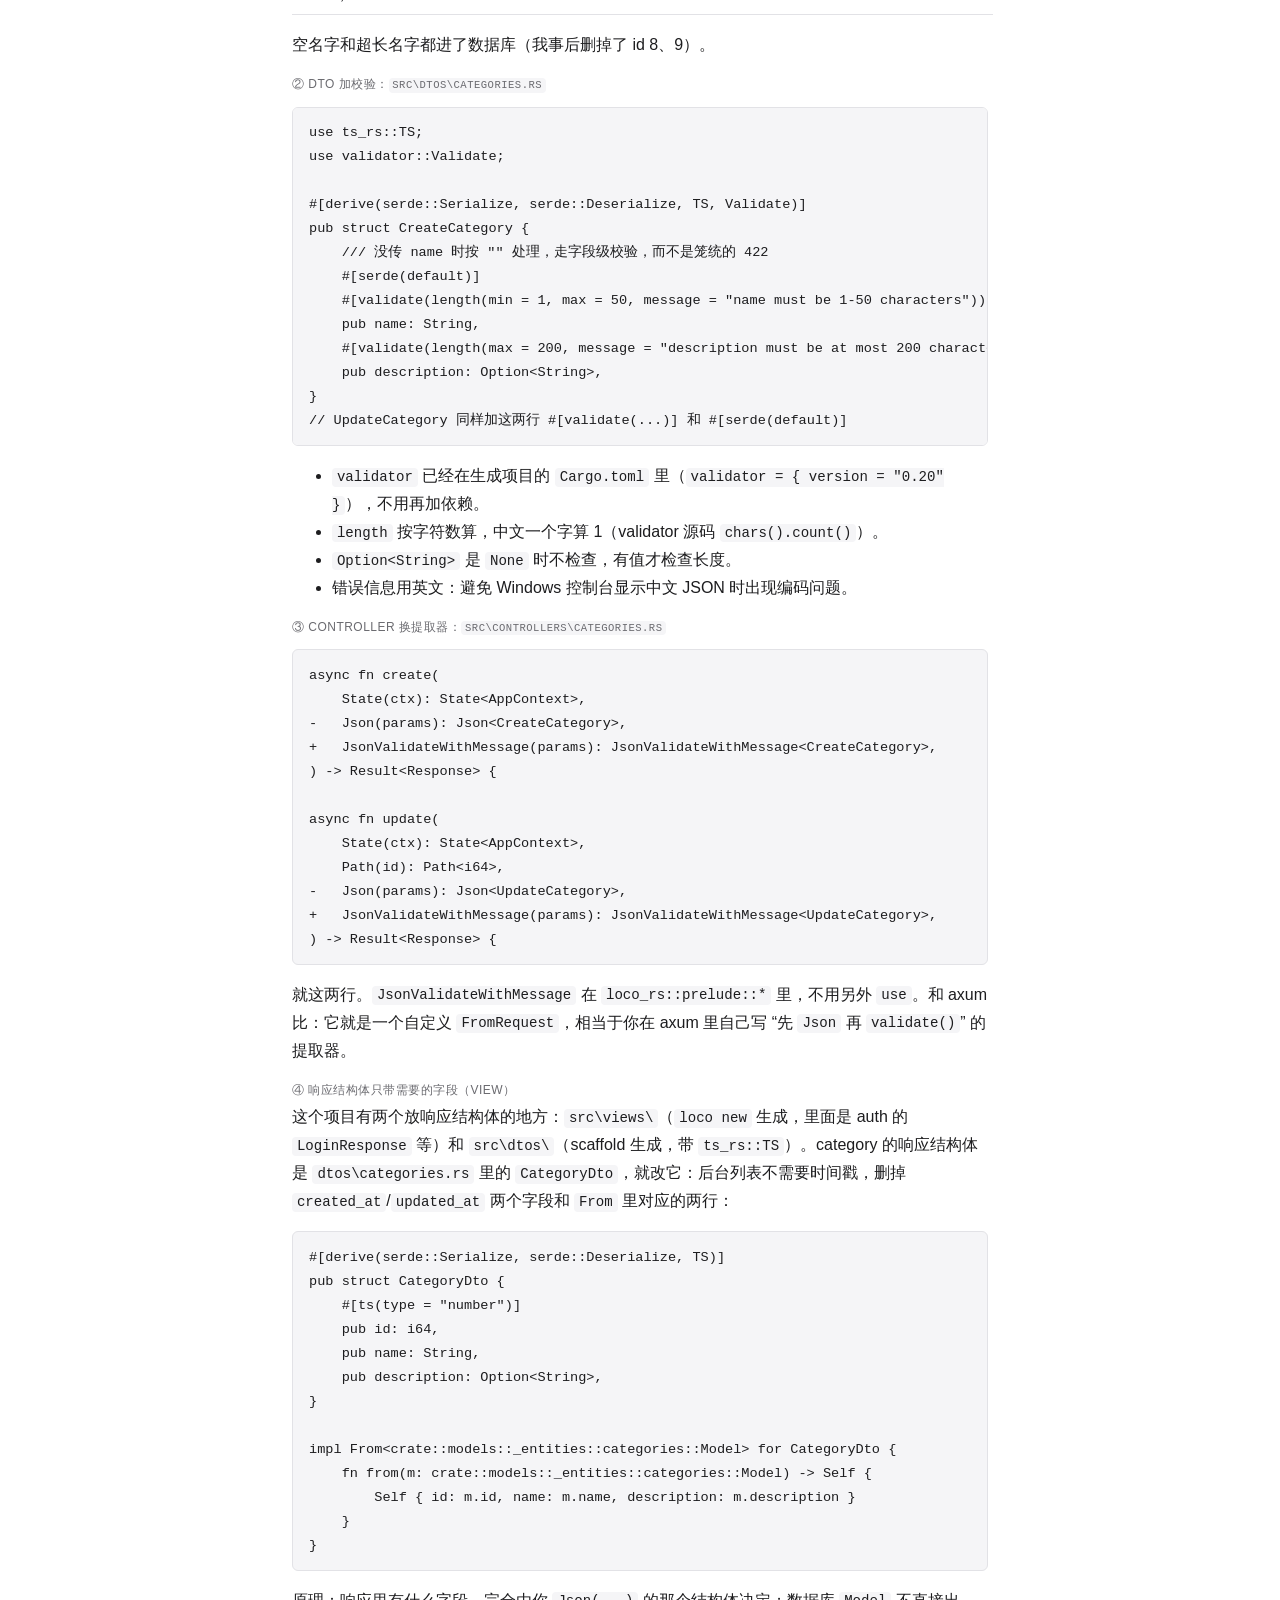
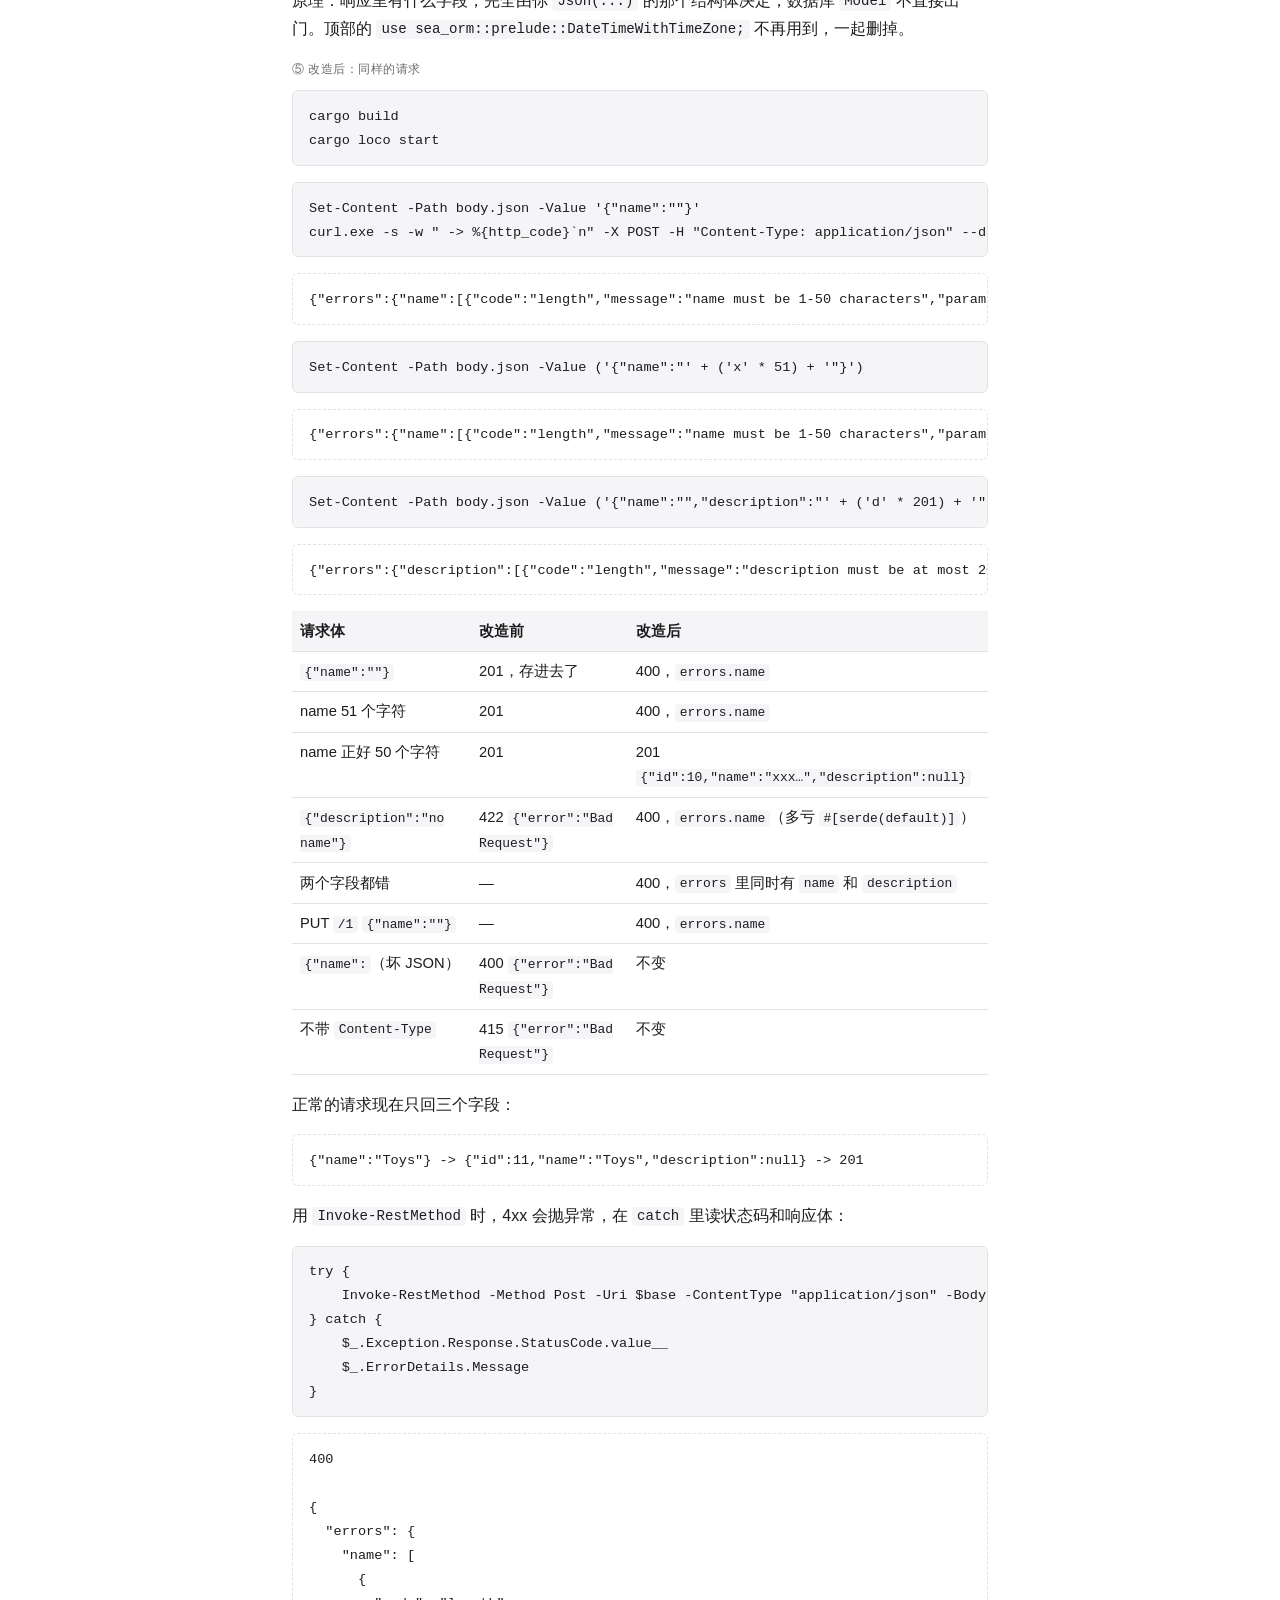
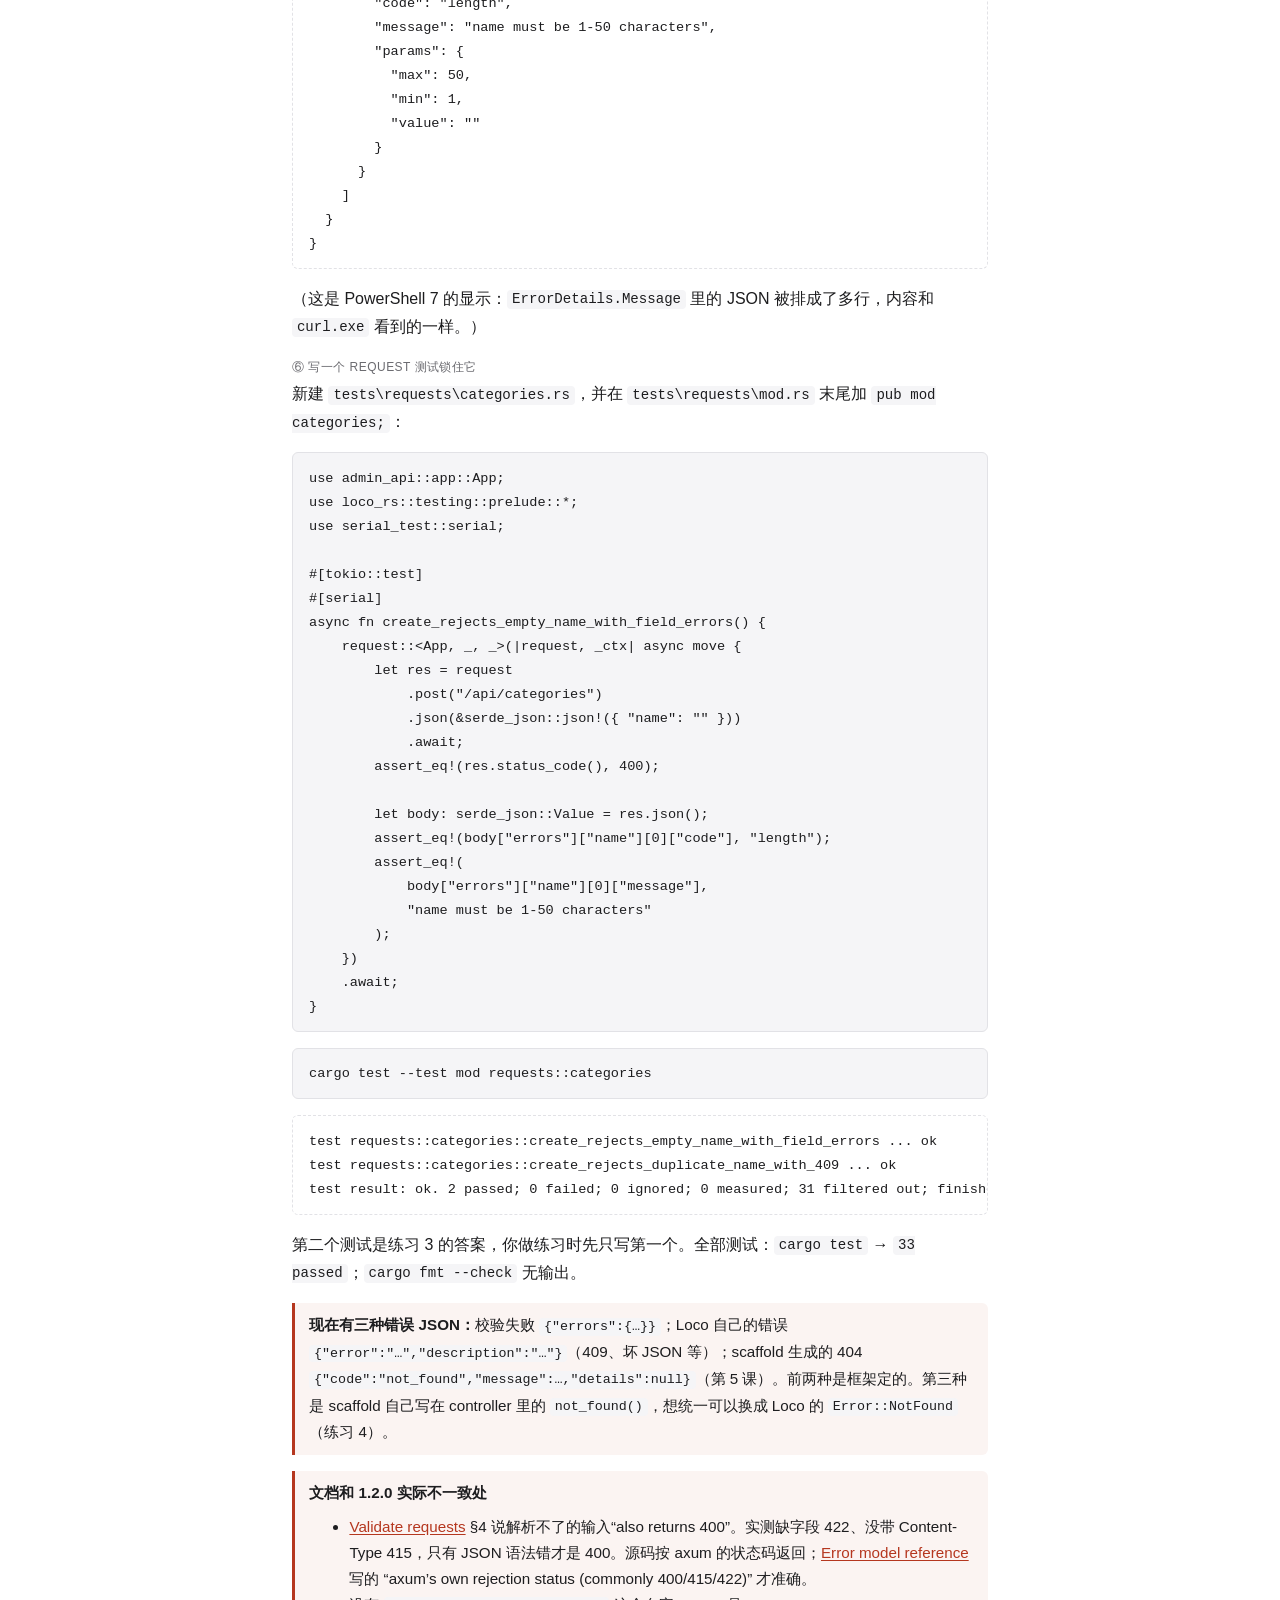
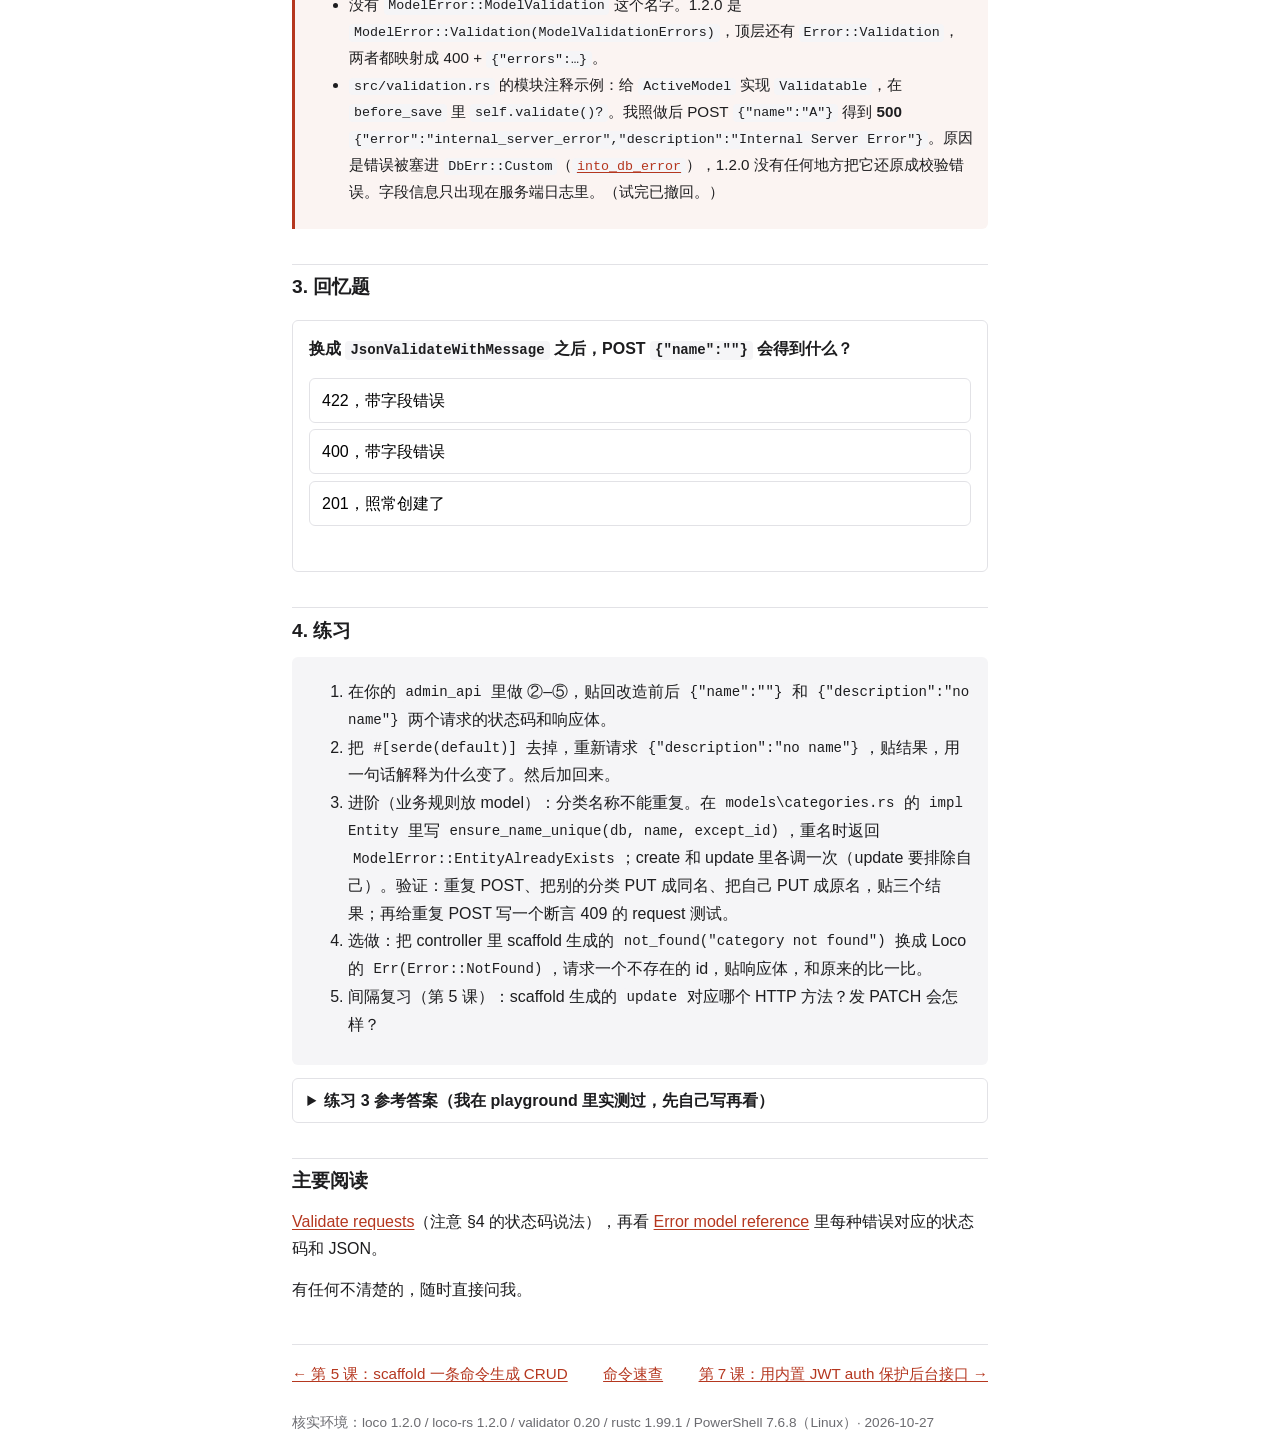
<file: lessons/0006-validation-json.html>
<!doctype html>
<html lang="zh-CN">
<head>
<meta charset="utf-8">
<meta name="viewport" content="width=device-width, initial-scale=1">
<title>第 6 课：输入校验和统一的 JSON 错误</title>
<link rel="stylesheet" href="../assets/style.css">
</head>
<body>
<header class="course">Loco 速学 · 第 6 课 · Loco 1.2.0 · <a href="../index.html">目录</a> · <a href="../reference/cargo-loco-commands.html">命令速查</a> · <a href="../reference/axum-to-loco.html">axum→Loco</a></header>

<h1>输入校验和统一的 JSON 错误</h1>
<p class="lede">目标：修好第 5 课留下的两个问题——<code>name: ""</code> 也能 201，缺字段只回笼统的 <code>{"error":"Bad Request"}</code>。给 category 的 create/update 加校验，失败时返回带字段名的 JSON 错误；顺带让响应只带需要的字段。</p>

<h2>1. 先知道三件事</h2>
<p><strong>Loco 的主推做法：DTO 上 <code>#[derive(Validate)]</code> + 提取器 <code>JsonValidateWithMessage</code>。</strong>官方 <a href="https://loco.rs/docs/how-to/validate-requests/">Validate requests</a> 列了 6 个提取器，都在 <code>loco_rs::controller::extractor::validate</code>，其中 <code>JsonValidate</code> 和 <code>JsonValidateWithMessage</code> 直接在 <code>loco_rs::prelude</code> 里。区别只有一个：</p>
<table>
<tr><th>提取器</th><th>校验失败时</th></tr>
<tr><td><code>JsonValidate&lt;T&gt;</code></td><td>400 <code>{"error":"Bad Request"}</code>，看不出哪个字段错</td></tr>
<tr><td><code>JsonValidateWithMessage&lt;T&gt;</code></td><td>400 <code>{"errors":{"字段":[{code,message,params}]}}</code></td></tr>
</table>
<p>后台要给前端显示“哪个字段错了”，所以用 <code>WithMessage</code>。源码 <a href="https://github.com/loco-rs/loco/blob/v1.2.0/src/controller/extractor/validate.rs#L261-L303"><code>extractor/validate.rs</code> 第 261–303 行</a>：先用 axum 的 <code>Json</code> 解析，再调 <code>validate()</code>，失败转成 <code>Error::Validation</code>；<a href="https://github.com/loco-rs/loco/blob/v1.2.0/src/controller/mod.rs#L185-L196"><code>controller/mod.rs</code> 第 185 行</a>把它变成 <strong>400</strong> + <code>{"errors":…}</code>。</p>

<p><strong>解析失败和校验失败是两回事。</strong>JSON 都解析不了（缺必填字段、语法错、没带 <code>Content-Type</code>），在校验之前就被 axum 拒绝，Loco 只保留 axum 的状态码，body 一律是 <code>{"error":"Bad Request"}</code>（<a href="https://github.com/loco-rs/loco/blob/v1.2.0/src/controller/mod.rs#L250-L253"><code>controller/mod.rs</code> 第 250 行</a>）。这就是第 5 课 422/415 都写 “Bad Request” 的原因。下面用 <code>#[serde(default)]</code> 把“缺 name”也拉进校验。</p>

<p><strong>格式校验放边界，业务规则放 model。</strong>“长度 1–50”只看这一个请求就能判断，放在 DTO 上；“名称不能和别的分类重复”要查数据库，是领域规则，放 <code>models\categories.rs</code>，返回 <code>ModelError::EntityAlreadyExists</code>，Loco 自动映射成 409（练习 3）。</p>

<p>其他做法一句话：model 层还有 <code>Validatable</code> trait（<a href="https://github.com/loco-rs/loco/blob/v1.2.0/src/validation.rs#L155"><code>validation.rs</code></a>），源码注释示例在 <code>before_save</code> 里调 <code>self.validate()?</code>——我实测这样会回 <strong>500</strong>（见文末不一致处），不推荐；<code>bad_request("…")</code> 返回 400 <code>{"error":"Bad Request","description":"…"}</code>，适合单条手写判断；<code>format::render().status(…).json(…)</code> 可以回任意状态码和结构。</p>

<h2>2. 动手（在 <code>playground\admin_api</code> 真跑过）</h2>
<p>PowerShell 写法，在 <code>admin_api\</code> 根目录执行。改代码前 <code>Ctrl+C</code> 停服务。我在 Linux 版 PowerShell 7 上跑，输出照实贴。</p>

<span class="label">① 改造前：先看问题</span>
<p>用 <code>curl.exe</code> 发文件里的 JSON，<code>-w</code> 在最后打印状态码。这种写法在 Windows PowerShell 5.1 和 7 里都一样：</p>
<pre><code>$base = "http://localhost:5150/api/categories"
Set-Content -Path body.json -Value '{"name":""}'
curl.exe -s -w " -&gt; %{http_code}`n" -X POST -H "Content-Type: application/json" --data-binary "@body.json" $base</code></pre>
<table>
<tr><th>请求体</th><th>改造前（第 5 课生成的代码）</th></tr>
<tr><td><code>{"name":""}</code></td><td><code>201 {"id":8,"name":"","description":null,"created_at":…,"updated_at":…}</code></td></tr>
<tr><td>name 80 个 x</td><td><code>201 {"id":9,"name":"xxxx…","description":null,…}</code></td></tr>
<tr><td><code>{"description":"no name"}</code></td><td><code>422 {"error":"Bad Request"}</code></td></tr>
<tr><td><code>{"name":</code>（坏 JSON）</td><td><code>400 {"error":"Bad Request"}</code></td></tr>
</table>
<p>空名字和超长名字都进了数据库（我事后删掉了 id 8、9）。</p>

<span class="label">② DTO 加校验：<code>src\dtos\categories.rs</code></span>
<pre><code>use ts_rs::TS;
use validator::Validate;

#[derive(serde::Serialize, serde::Deserialize, TS, Validate)]
pub struct CreateCategory {
    /// 没传 name 时按 "" 处理，走字段级校验，而不是笼统的 422
    #[serde(default)]
    #[validate(length(min = 1, max = 50, message = "name must be 1-50 characters"))]
    pub name: String,
    #[validate(length(max = 200, message = "description must be at most 200 characters"))]
    pub description: Option&lt;String&gt;,
}
// UpdateCategory 同样加这两行 #[validate(...)] 和 #[serde(default)]</code></pre>
<ul>
<li><code>validator</code> 已经在生成项目的 <code>Cargo.toml</code> 里（<code>validator = { version = "0.20" }</code>），不用再加依赖。</li>
<li><code>length</code> 按字符数算，中文一个字算 1（validator 源码 <code>chars().count()</code>）。</li>
<li><code>Option&lt;String&gt;</code> 是 <code>None</code> 时不检查，有值才检查长度。</li>
<li>错误信息用英文：避免 Windows 控制台显示中文 JSON 时出现编码问题。</li>
</ul>

<span class="label">③ controller 换提取器：<code>src\controllers\categories.rs</code></span>
<pre><code>async fn create(
    State(ctx): State&lt;AppContext&gt;,
-   Json(params): Json&lt;CreateCategory&gt;,
+   JsonValidateWithMessage(params): JsonValidateWithMessage&lt;CreateCategory&gt;,
) -&gt; Result&lt;Response&gt; {

async fn update(
    State(ctx): State&lt;AppContext&gt;,
    Path(id): Path&lt;i64&gt;,
-   Json(params): Json&lt;UpdateCategory&gt;,
+   JsonValidateWithMessage(params): JsonValidateWithMessage&lt;UpdateCategory&gt;,
) -&gt; Result&lt;Response&gt; {</code></pre>
<p>就这两行。<code>JsonValidateWithMessage</code> 在 <code>loco_rs::prelude::*</code> 里，不用另外 <code>use</code>。和 axum 比：它就是一个自定义 <code>FromRequest</code>，相当于你在 axum 里自己写 “先 <code>Json</code> 再 <code>validate()</code>” 的提取器。</p>

<span class="label">④ 响应结构体只带需要的字段（view）</span>
<p>这个项目有两个放响应结构体的地方：<code>src\views\</code>（<code>loco new</code> 生成，里面是 auth 的 <code>LoginResponse</code> 等）和 <code>src\dtos\</code>（scaffold 生成，带 <code>ts_rs::TS</code>）。category 的响应结构体是 <code>dtos\categories.rs</code> 里的 <code>CategoryDto</code>，就改它：后台列表不需要时间戳，删掉 <code>created_at</code>/<code>updated_at</code> 两个字段和 <code>From</code> 里对应的两行：</p>
<pre><code>#[derive(serde::Serialize, serde::Deserialize, TS)]
pub struct CategoryDto {
    #[ts(type = "number")]
    pub id: i64,
    pub name: String,
    pub description: Option&lt;String&gt;,
}

impl From&lt;crate::models::_entities::categories::Model&gt; for CategoryDto {
    fn from(m: crate::models::_entities::categories::Model) -&gt; Self {
        Self { id: m.id, name: m.name, description: m.description }
    }
}</code></pre>
<p>原理：响应里有什么字段，完全由你 <code>Json(...)</code> 的那个结构体决定；数据库 <code>Model</code> 不直接出门。顶部的 <code>use sea_orm::prelude::DateTimeWithTimeZone;</code> 不再用到，一起删掉。</p>

<span class="label">⑤ 改造后：同样的请求</span>
<pre><code>cargo build
cargo loco start</code></pre>
<pre><code>Set-Content -Path body.json -Value '{"name":""}'
curl.exe -s -w " -&gt; %{http_code}`n" -X POST -H "Content-Type: application/json" --data-binary "@body.json" $base</code></pre>
<pre class="output"><code>{"errors":{"name":[{"code":"length","message":"name must be 1-50 characters","params":{"max":50,"min":1,"value":""}}]}} -&gt; 400</code></pre>
<pre><code>Set-Content -Path body.json -Value ('{"name":"' + ('x' * 51) + '"}')</code></pre>
<pre class="output"><code>{"errors":{"name":[{"code":"length","message":"name must be 1-50 characters","params":{"max":50,"min":1,"value":"xxxxxxxxxxxxxxxxxxxxxxxxxxxxxxxxxxxxxxxxxxxxxxxxxxx"}}]}} -&gt; 400</code></pre>
<pre><code>Set-Content -Path body.json -Value ('{"name":"","description":"' + ('d' * 201) + '"}')</code></pre>
<pre class="output"><code>{"errors":{"description":[{"code":"length","message":"description must be at most 200 characters","params":{"max":200,"value":"dddd……"}}],"name":[{"code":"length","message":"name must be 1-50 characters","params":{"max":50,"min":1,"value":""}}]}} -&gt; 400</code></pre>
<table>
<tr><th>请求体</th><th>改造前</th><th>改造后</th></tr>
<tr><td><code>{"name":""}</code></td><td>201，存进去了</td><td>400，<code>errors.name</code></td></tr>
<tr><td>name 51 个字符</td><td>201</td><td>400，<code>errors.name</code></td></tr>
<tr><td>name 正好 50 个字符</td><td>201</td><td>201 <code>{"id":10,"name":"xxx…","description":null}</code></td></tr>
<tr><td><code>{"description":"no name"}</code></td><td>422 <code>{"error":"Bad Request"}</code></td><td>400，<code>errors.name</code>（多亏 <code>#[serde(default)]</code>）</td></tr>
<tr><td>两个字段都错</td><td>—</td><td>400，<code>errors</code> 里同时有 <code>name</code> 和 <code>description</code></td></tr>
<tr><td>PUT <code>/1</code> <code>{"name":""}</code></td><td>—</td><td>400，<code>errors.name</code></td></tr>
<tr><td><code>{"name":</code>（坏 JSON）</td><td>400 <code>{"error":"Bad Request"}</code></td><td>不变</td></tr>
<tr><td>不带 <code>Content-Type</code></td><td>415 <code>{"error":"Bad Request"}</code></td><td>不变</td></tr>
</table>
<p>正常的请求现在只回三个字段：</p>
<pre class="output"><code>{"name":"Toys"} -&gt; {"id":11,"name":"Toys","description":null} -&gt; 201</code></pre>
<p>用 <code>Invoke-RestMethod</code> 时，4xx 会抛异常，在 <code>catch</code> 里读状态码和响应体：</p>
<pre><code>try {
    Invoke-RestMethod -Method Post -Uri $base -ContentType "application/json" -Body (@{ name = "" } | ConvertTo-Json)
} catch {
    $_.Exception.Response.StatusCode.value__
    $_.ErrorDetails.Message
}</code></pre>
<pre class="output"><code>400

{
  "errors": {
    "name": [
      {
        "code": "length",
        "message": "name must be 1-50 characters",
        "params": {
          "max": 50,
          "min": 1,
          "value": ""
        }
      }
    ]
  }
}</code></pre>
<p>（这是 PowerShell 7 的显示：<code>ErrorDetails.Message</code> 里的 JSON 被排成了多行，内容和 <code>curl.exe</code> 看到的一样。）</p>

<span class="label">⑥ 写一个 request 测试锁住它</span>
<p>新建 <code>tests\requests\categories.rs</code>，并在 <code>tests\requests\mod.rs</code> 末尾加 <code>pub mod categories;</code>：</p>
<pre><code>use admin_api::app::App;
use loco_rs::testing::prelude::*;
use serial_test::serial;

#[tokio::test]
#[serial]
async fn create_rejects_empty_name_with_field_errors() {
    request::&lt;App, _, _&gt;(|request, _ctx| async move {
        let res = request
            .post("/api/categories")
            .json(&amp;serde_json::json!({ "name": "" }))
            .await;
        assert_eq!(res.status_code(), 400);

        let body: serde_json::Value = res.json();
        assert_eq!(body["errors"]["name"][0]["code"], "length");
        assert_eq!(
            body["errors"]["name"][0]["message"],
            "name must be 1-50 characters"
        );
    })
    .await;
}</code></pre>
<pre><code>cargo test --test mod requests::categories</code></pre>
<pre class="output"><code>test requests::categories::create_rejects_empty_name_with_field_errors ... ok
test requests::categories::create_rejects_duplicate_name_with_409 ... ok
test result: ok. 2 passed; 0 failed; 0 ignored; 0 measured; 31 filtered out; finished in 0.20s</code></pre>
<p>第二个测试是练习 3 的答案，你做练习时先只写第一个。全部测试：<code>cargo test</code> → <code>33 passed</code>；<code>cargo fmt --check</code> 无输出。</p>

<div class="note"><strong>现在有三种错误 JSON：</strong>校验失败 <code>{"errors":{…}}</code>；Loco 自己的错误 <code>{"error":"…","description":"…"}</code>（409、坏 JSON 等）；scaffold 生成的 404 <code>{"code":"not_found","message":…,"details":null}</code>（第 5 课）。前两种是框架定的。第三种是 scaffold 自己写在 controller 里的 <code>not_found()</code>，想统一可以换成 Loco 的 <code>Error::NotFound</code>（练习 4）。</div>

<div class="note"><strong>文档和 1.2.0 实际不一致处</strong>
<ul>
<li><a href="https://loco.rs/docs/how-to/validate-requests/">Validate requests</a> §4 说解析不了的输入“also returns 400”。实测缺字段 422、没带 Content-Type 415，只有 JSON 语法错才是 400。源码按 axum 的状态码返回；<a href="https://loco.rs/docs/reference/errors/">Error model reference</a> 写的 “axum’s own rejection status (commonly 400/415/422)” 才准确。</li>
<li>没有 <code>ModelError::ModelValidation</code> 这个名字。1.2.0 是 <code>ModelError::Validation(ModelValidationErrors)</code>，顶层还有 <code>Error::Validation</code>，两者都映射成 400 + <code>{"errors":…}</code>。</li>
<li><code>src/validation.rs</code> 的模块注释示例：给 <code>ActiveModel</code> 实现 <code>Validatable</code>，在 <code>before_save</code> 里 <code>self.validate()?</code>。我照做后 POST <code>{"name":"A"}</code> 得到 <strong>500</strong> <code>{"error":"internal_server_error","description":"Internal Server Error"}</code>。原因是错误被塞进 <code>DbErr::Custom</code>（<a href="https://github.com/loco-rs/loco/blob/v1.2.0/src/validation.rs#L111"><code>into_db_error</code></a>），1.2.0 没有任何地方把它还原成校验错误。字段信息只出现在服务端日志里。（试完已撤回。）</li>
</ul></div>

<h2>3. 回忆题</h2>
<div class="quiz" id="q1">
<p class="q">换成 <code>JsonValidateWithMessage</code> 之后，POST <code>{"name":""}</code> 会得到什么？</p>
<button data-ok="0">422，带字段错误</button>
<button data-ok="1">400，带字段错误</button>
<button data-ok="0">201，照常创建了</button>
<p class="fb" aria-live="polite"></p>
</div>
<script>
document.querySelectorAll('.quiz').forEach(function (quiz) {
  var fb = quiz.querySelector('.fb');
  quiz.querySelectorAll('button').forEach(function (b) {
    b.addEventListener('click', function () {
      quiz.querySelectorAll('button').forEach(function (x) { x.classList.remove('right', 'wrong'); });
      if (b.dataset.ok === '1') {
        b.classList.add('right');
        fb.textContent = '对。JSON 能解析，校验失败 → Error::Validation → 400 + {"errors":{"name":[…]}}。422 是 axum 解析失败（比如缺字段）时的状态码，那时还轮不到校验。';
      } else {
        b.classList.add('wrong');
        fb.textContent = '不对。Loco 把校验失败统一映射成 400（controller/mod.rs 的 validation_error_response）；422 只出现在 JSON 都解析不了的时候。回看第 ⑤ 步的对比表。';
      }
    });
  });
});
</script>

<h2>4. 练习</h2>
<div class="task">
<ol>
<li>在你的 <code>admin_api</code> 里做 ②–⑤，贴回改造前后 <code>{"name":""}</code> 和 <code>{"description":"no name"}</code> 两个请求的状态码和响应体。</li>
<li>把 <code>#[serde(default)]</code> 去掉，重新请求 <code>{"description":"no name"}</code>，贴结果，用一句话解释为什么变了。然后加回来。</li>
<li>进阶（业务规则放 model）：分类名称不能重复。在 <code>models\categories.rs</code> 的 <code>impl Entity</code> 里写 <code>ensure_name_unique(db, name, except_id)</code>，重名时返回 <code>ModelError::EntityAlreadyExists</code>；create 和 update 里各调一次（update 要排除自己）。验证：重复 POST、把别的分类 PUT 成同名、把自己 PUT 成原名，贴三个结果；再给重复 POST 写一个断言 409 的 request 测试。</li>
<li>选做：把 controller 里 scaffold 生成的 <code>not_found("category not found")</code> 换成 Loco 的 <code>Err(Error::NotFound)</code>，请求一个不存在的 id，贴响应体，和原来的比一比。</li>
<li>间隔复习（第 5 课）：scaffold 生成的 <code>update</code> 对应哪个 HTTP 方法？发 PATCH 会怎样？</li>
</ol>
</div>
<details>
<summary>练习 3 参考答案（我在 playground 里实测过，先自己写再看）</summary>
<p><code>src\models\categories.rs</code>：</p>
<pre><code>impl Entity {
    /// 业务规则：分类名称不能重复。更新时用 `except_id` 排除自己。
    pub async fn ensure_name_unique(
        db: &amp;DatabaseConnection,
        name: &amp;str,
        except_id: Option&lt;i64&gt;,
    ) -&gt; ModelResult&lt;()&gt; {
        let mut query = Self::find().filter(categories::Column::Name.eq(name));
        if let Some(id) = except_id {
            query = query.filter(categories::Column::Id.ne(id));
        }
        if query.one(db).await?.is_some() {
            return Err(ModelError::EntityAlreadyExists);
        }
        Ok(())
    }
    // …第 5 课的 search 不变
}</code></pre>
<p>controller：create 开头加 <code>Entity::ensure_name_unique(&amp;ctx.db, &amp;params.name, None).await?;</code>；update 在找到记录之后加 <code>Entity::ensure_name_unique(&amp;ctx.db, &amp;params.name, Some(id)).await?;</code>。<code>ModelError</code> 经 <code>?</code> 变成 <code>Error::Model</code>，Loco 映射成 409（<a href="https://github.com/loco-rs/loco/blob/v1.2.0/src/controller/mod.rs#L267-L270"><code>controller/mod.rs</code> 第 267 行</a>）。实测（已有 id 11 Toys）：</p>
<pre><code>function Send-Json($Method, $Uri, $Data) {
    try { Invoke-RestMethod -Method $Method -Uri $Uri -ContentType "application/json" -Body ($Data | ConvertTo-Json) }
    catch { "$($_.Exception.Response.StatusCode.value__) $($_.ErrorDetails.Message)" }
}
Send-Json Post $base @{ name = "Toys" }
Send-Json Put "$base/5" @{ name = "Toys" }
Send-Json Put "$base/11" @{ name = "Toys"; description = "Games and puzzles" }</code></pre>
<pre class="output"><code>409
{
  "error": "conflict",
  "description": "Resource already exists"
}
409
{
  "error": "conflict",
  "description": "Resource already exists"
}

id name description
-- ---- -----------
11 Toys Games and puzzles</code></pre>
<p>request 测试 <code>create_rejects_duplicate_name_with_409</code>：先 POST <code>Books</code> 断言 201，再 POST 一次断言 409 且 <code>body["error"] == "conflict"</code>。注意这只是应用层检查：两个请求同时到达仍可能都通过。要彻底防住，还要在数据库上加唯一索引（字段写成 <code>name:string^</code> 生成的就是唯一列），那是 migration 的事。</p>
</details>

<h2>主要阅读</h2>
<p><a href="https://loco.rs/docs/how-to/validate-requests/">Validate requests</a>（注意 §4 的状态码说法），再看 <a href="https://loco.rs/docs/reference/errors/">Error model reference</a> 里每种错误对应的状态码和 JSON。</p>

<p>有任何不清楚的，随时直接问我。</p>

<nav class="next">
<a href="0005-scaffold.html">← 第 5 课：scaffold 一条命令生成 CRUD</a>
<a href="../reference/cargo-loco-commands.html">命令速查</a>
<a href="0007-auth-jwt.html">第 7 课：用内置 JWT auth 保护后台接口 →</a>
</nav>
<footer>核实环境：loco 1.2.0 / loco-rs 1.2.0 / validator 0.20 / rustc 1.99.1 / PowerShell 7.6.8（Linux）· 2026-10-27</footer>
</body>
</html>
</file>
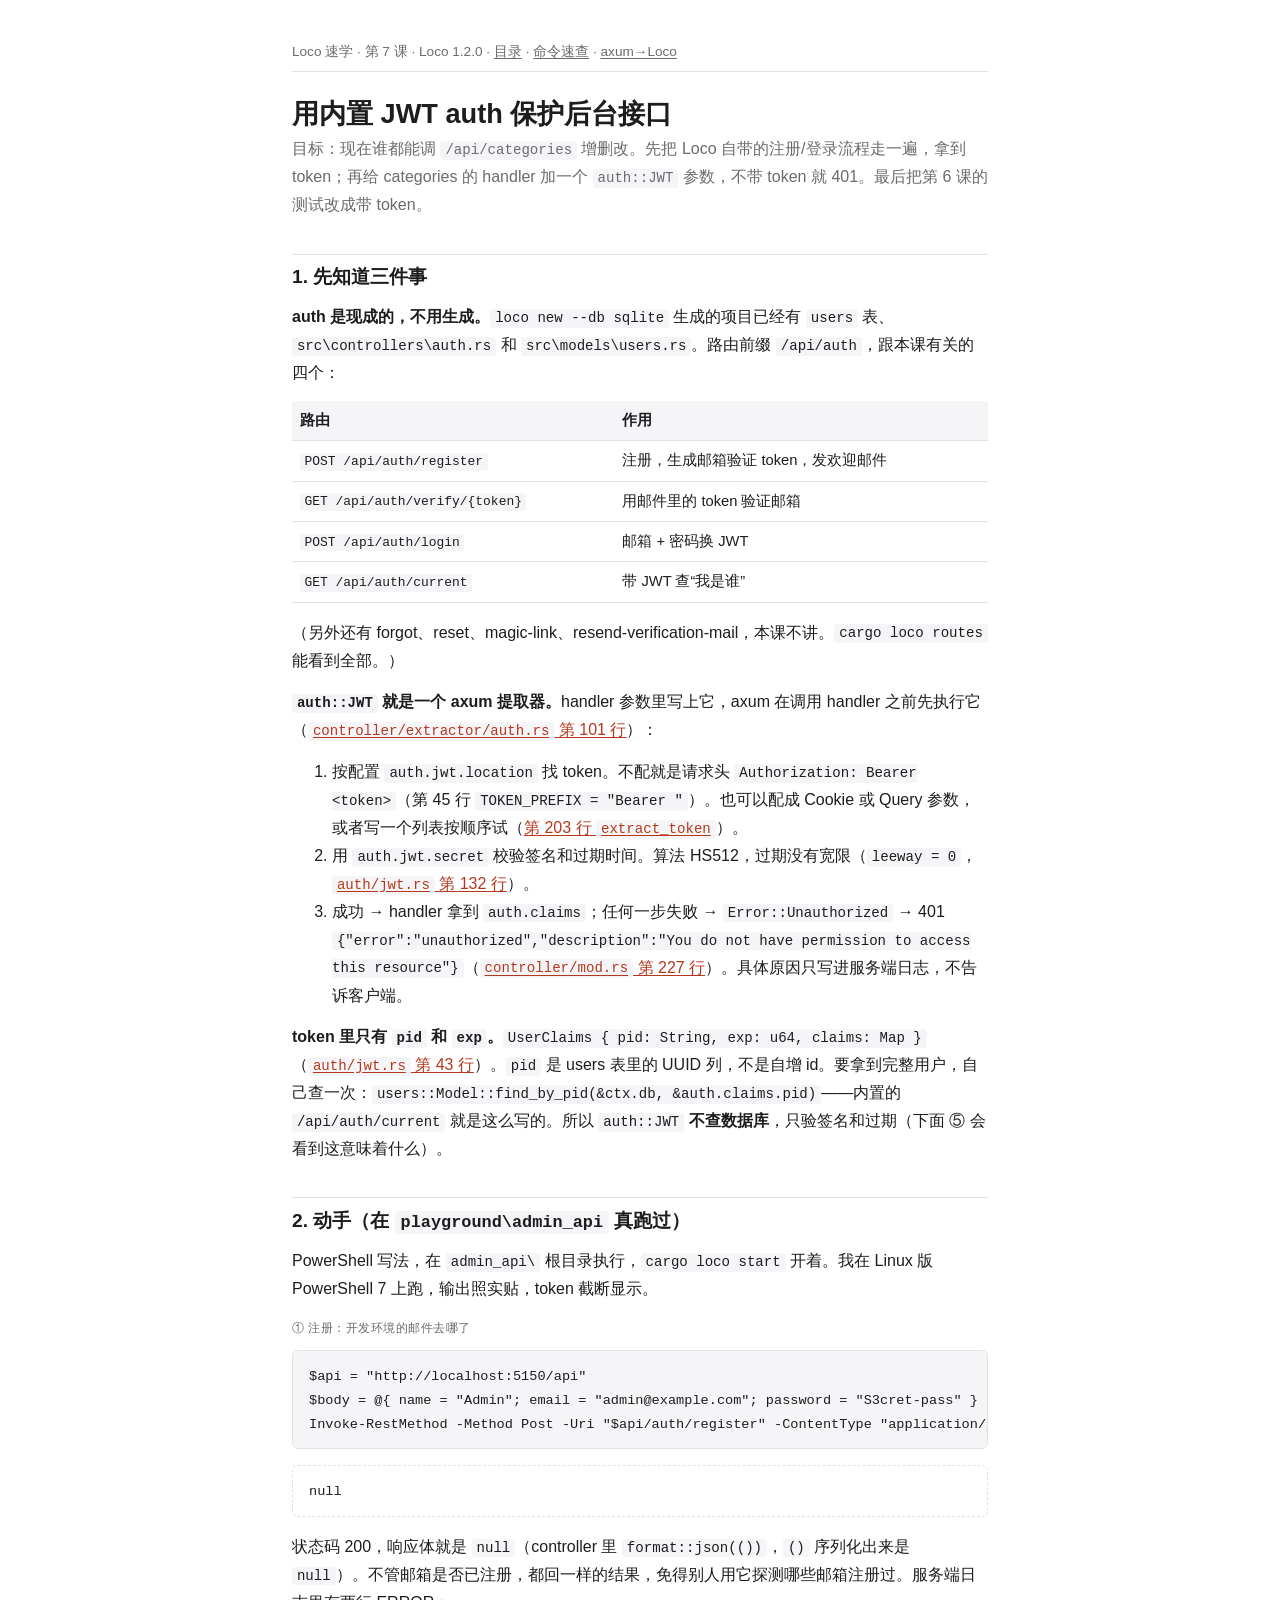
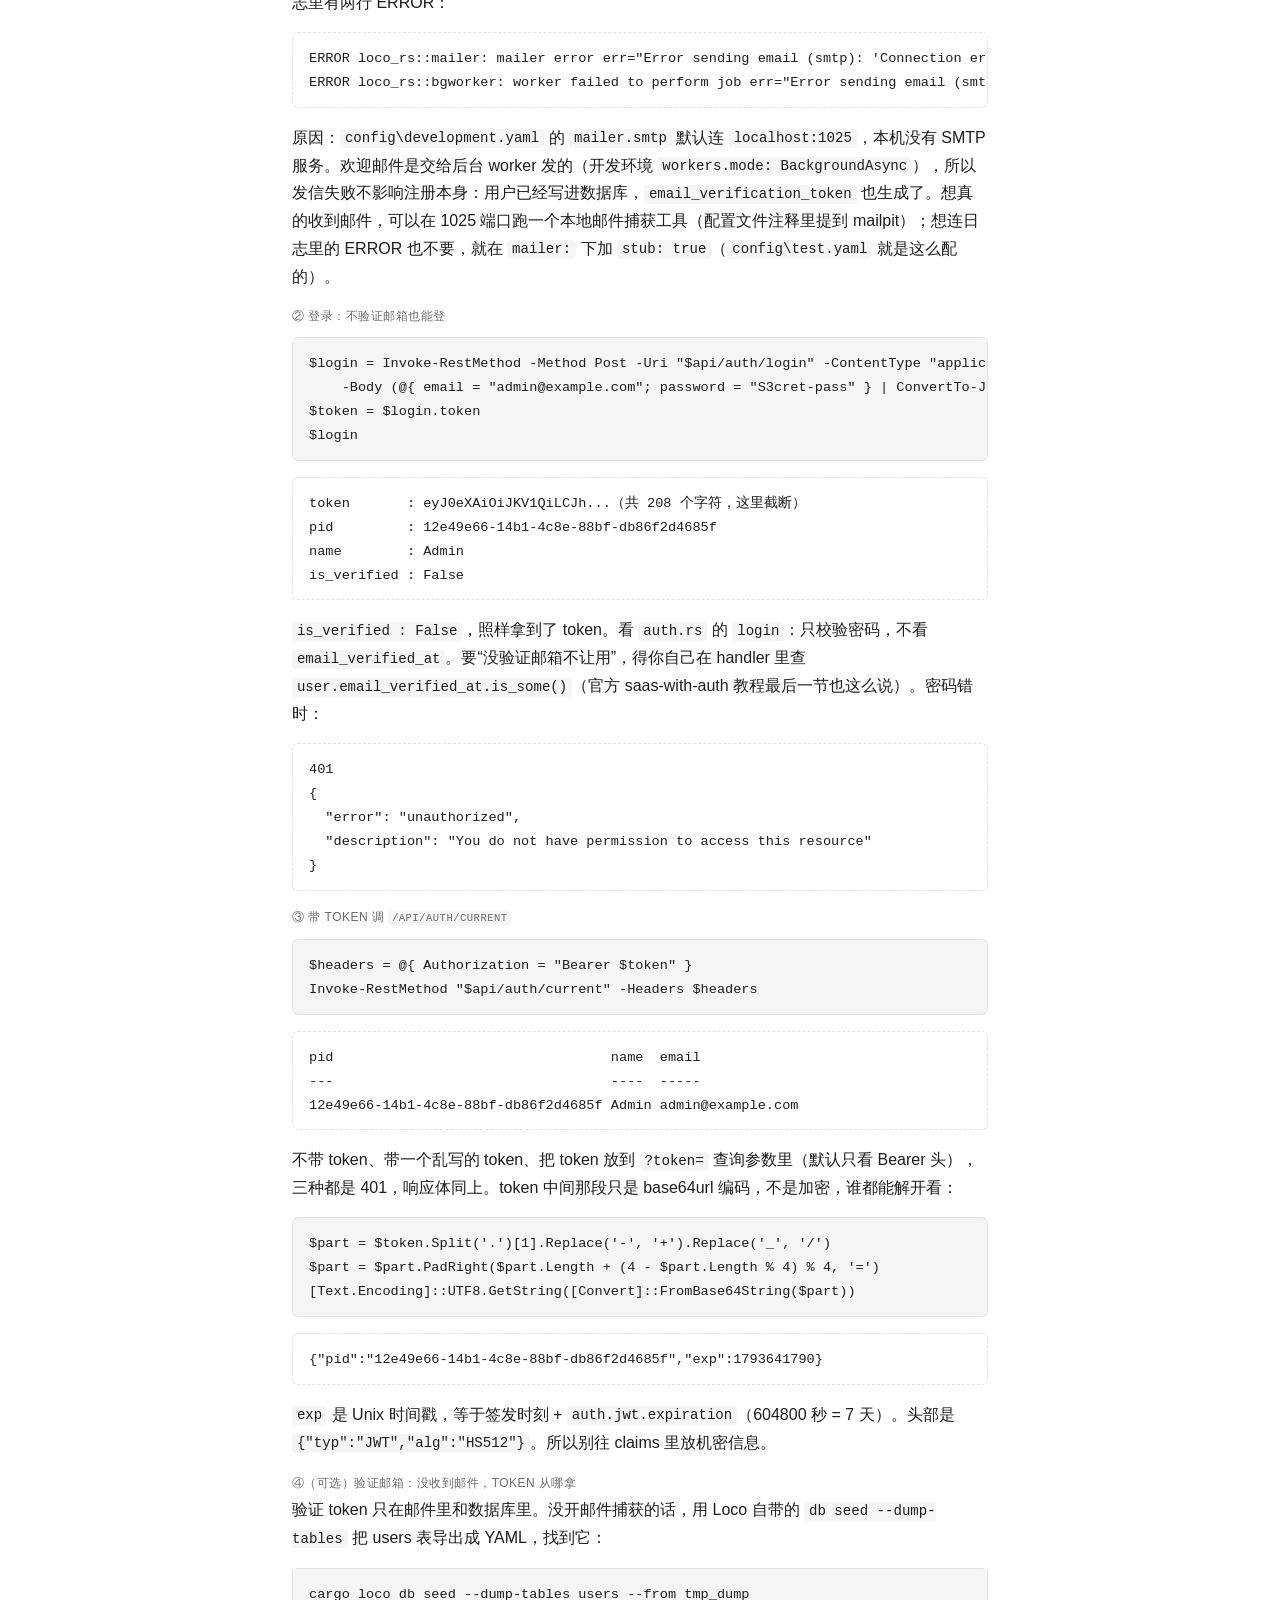
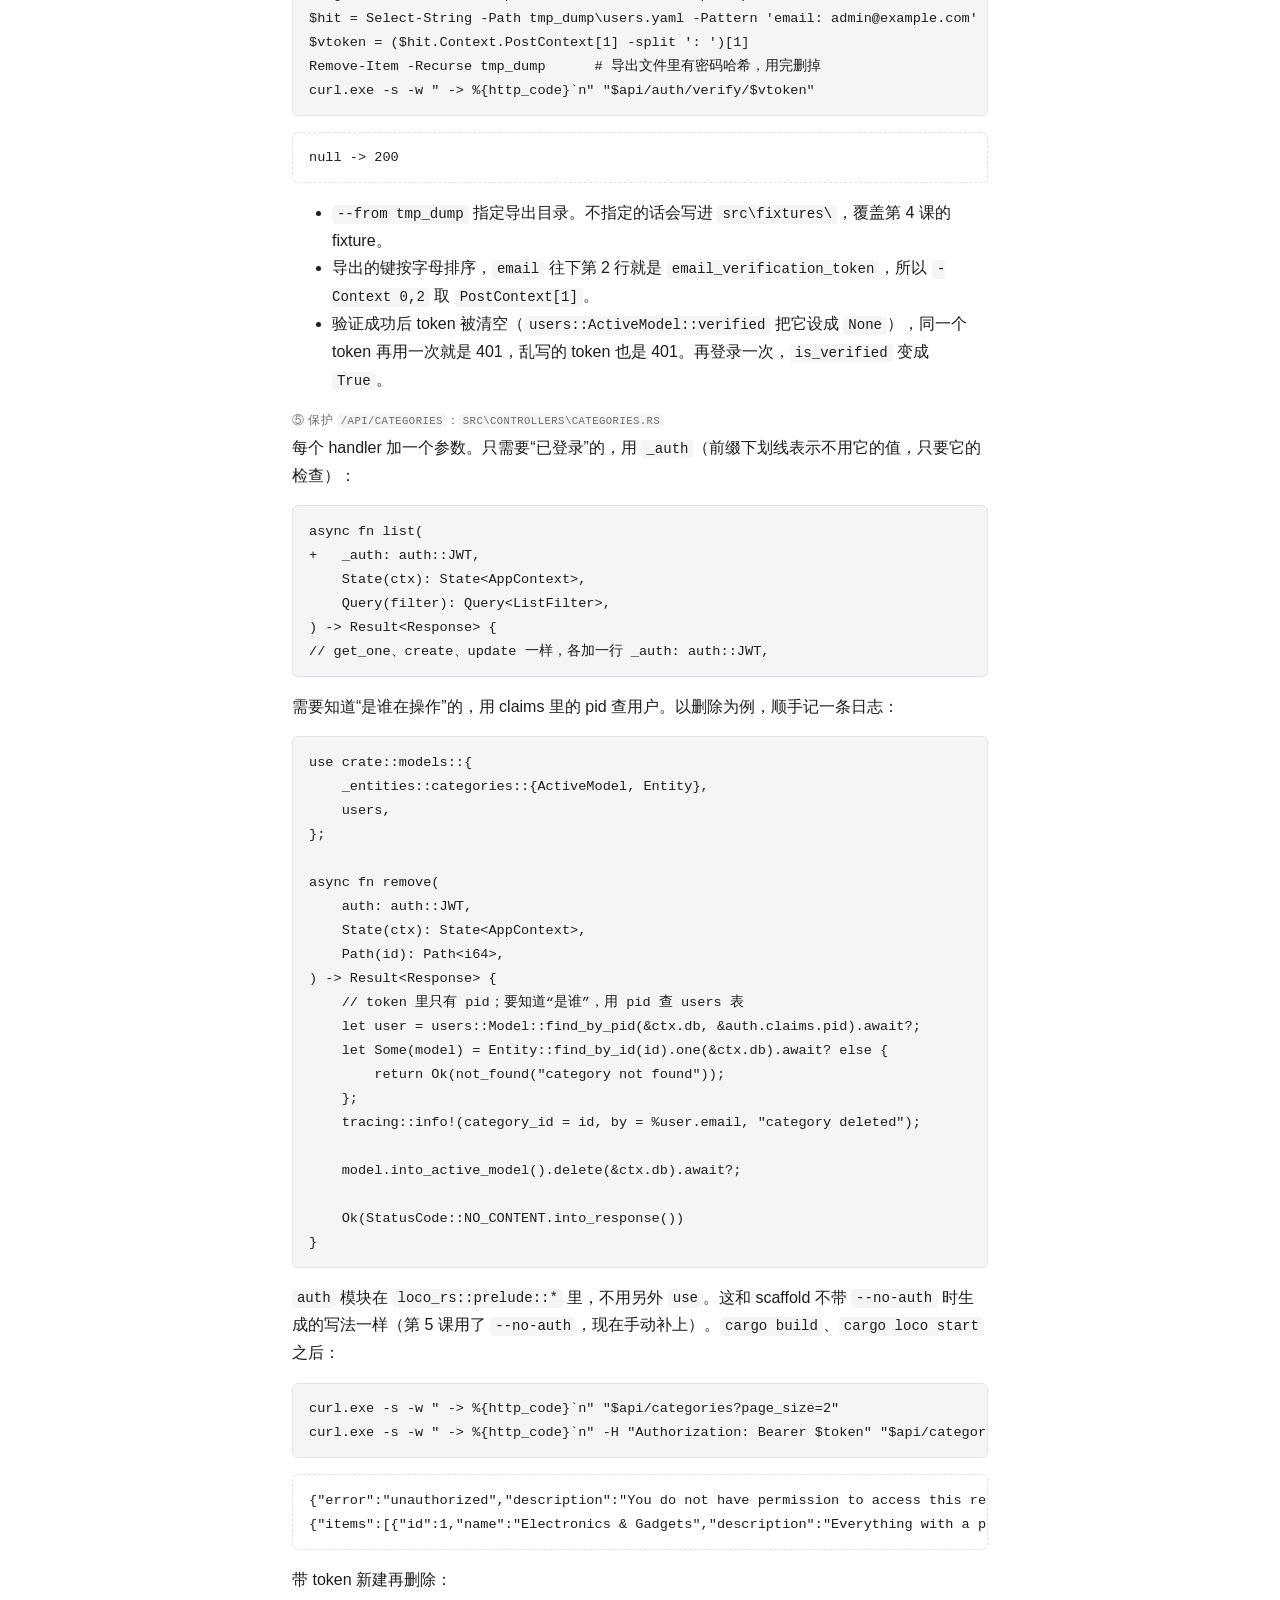
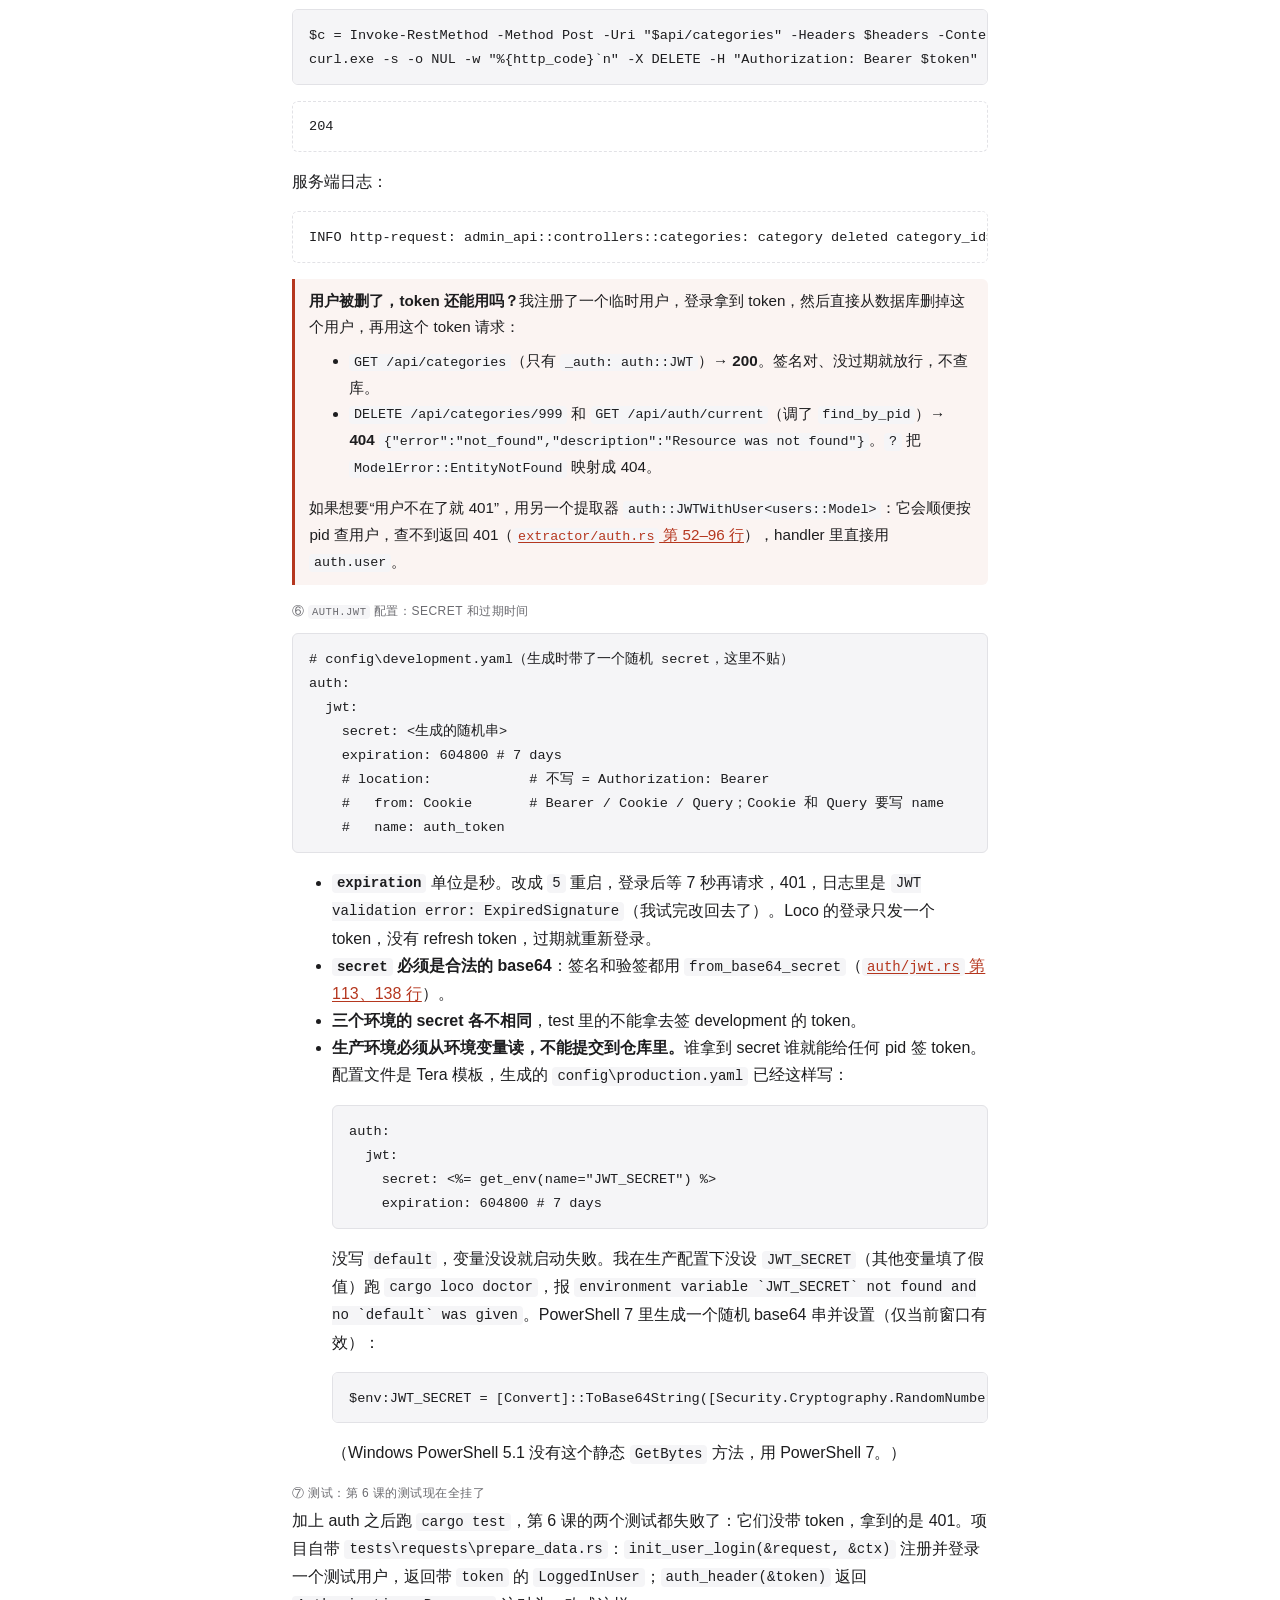
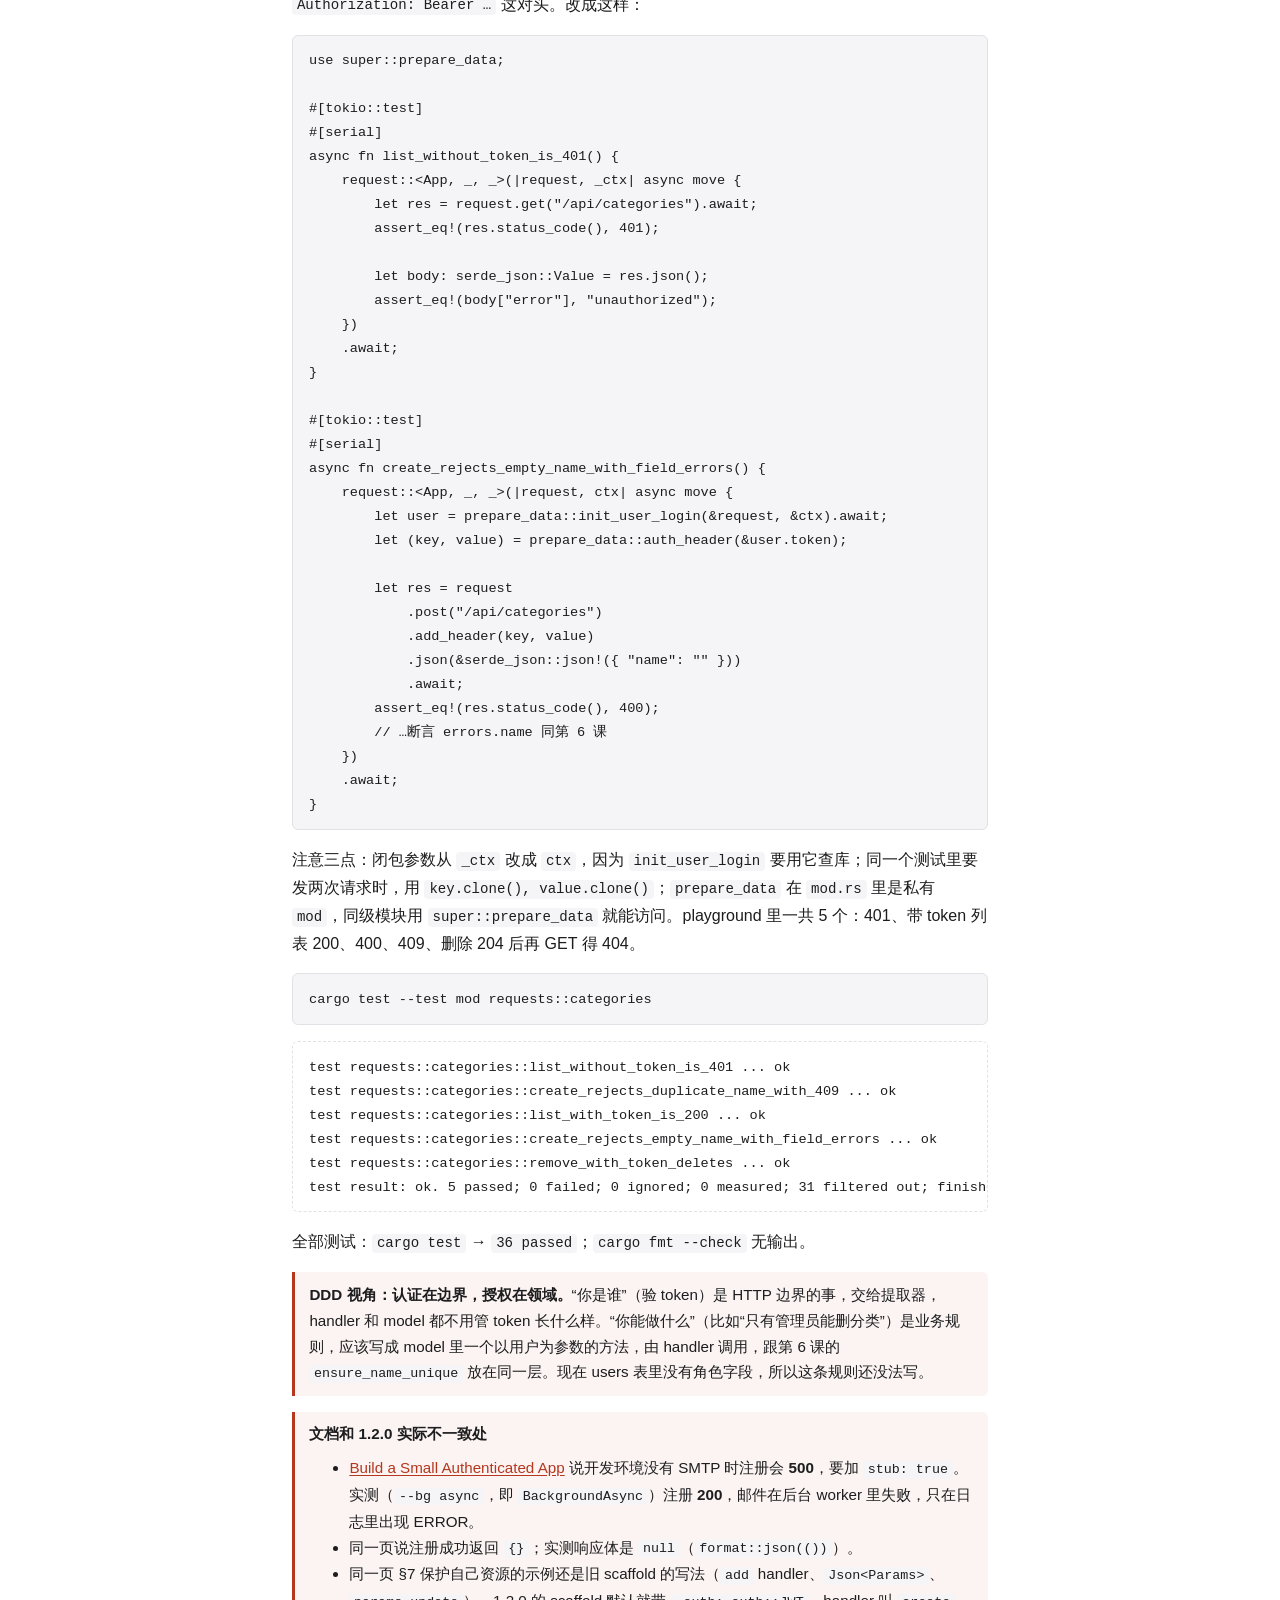
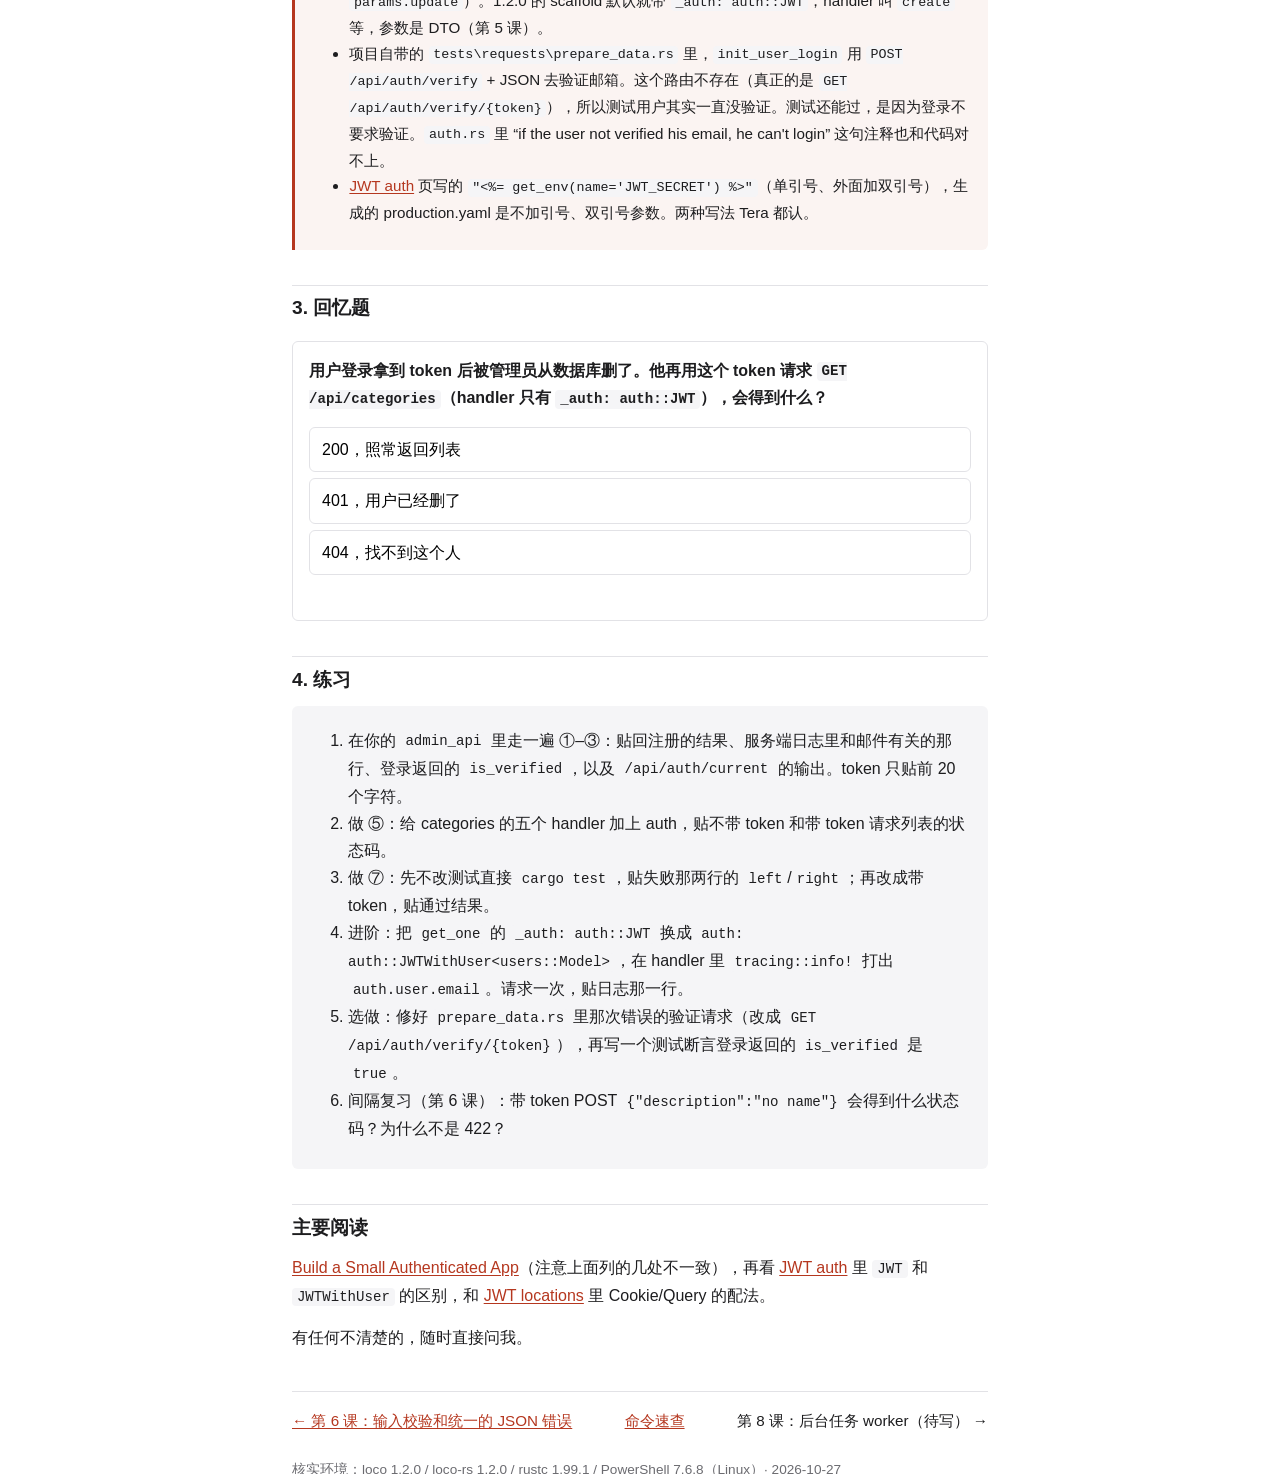
<file: lessons/0007-auth-jwt.html>
<!doctype html>
<html lang="zh-CN">
<head>
<meta charset="utf-8">
<meta name="viewport" content="width=device-width, initial-scale=1">
<title>第 7 课：用内置 JWT auth 保护后台接口</title>
<link rel="stylesheet" href="../assets/style.css">
</head>
<body>
<header class="course">Loco 速学 · 第 7 课 · Loco 1.2.0 · <a href="../index.html">目录</a> · <a href="../reference/cargo-loco-commands.html">命令速查</a> · <a href="../reference/axum-to-loco.html">axum→Loco</a></header>

<h1>用内置 JWT auth 保护后台接口</h1>
<p class="lede">目标：现在谁都能调 <code>/api/categories</code> 增删改。先把 Loco 自带的注册/登录流程走一遍，拿到 token；再给 categories 的 handler 加一个 <code>auth::JWT</code> 参数，不带 token 就 401。最后把第 6 课的测试改成带 token。</p>

<h2>1. 先知道三件事</h2>
<p><strong>auth 是现成的，不用生成。</strong><code>loco new --db sqlite</code> 生成的项目已经有 <code>users</code> 表、<code>src\controllers\auth.rs</code> 和 <code>src\models\users.rs</code>。路由前缀 <code>/api/auth</code>，跟本课有关的四个：</p>
<table>
<tr><th>路由</th><th>作用</th></tr>
<tr><td><code>POST /api/auth/register</code></td><td>注册，生成邮箱验证 token，发欢迎邮件</td></tr>
<tr><td><code>GET /api/auth/verify/{token}</code></td><td>用邮件里的 token 验证邮箱</td></tr>
<tr><td><code>POST /api/auth/login</code></td><td>邮箱 + 密码换 JWT</td></tr>
<tr><td><code>GET /api/auth/current</code></td><td>带 JWT 查“我是谁”</td></tr>
</table>
<p>（另外还有 forgot、reset、magic-link、resend-verification-mail，本课不讲。<code>cargo loco routes</code> 能看到全部。）</p>

<p><strong><code>auth::JWT</code> 就是一个 axum 提取器。</strong>handler 参数里写上它，axum 在调用 handler 之前先执行它（<a href="https://github.com/loco-rs/loco/blob/v1.2.0/src/controller/extractor/auth.rs#L101-L121"><code>controller/extractor/auth.rs</code> 第 101 行</a>）：</p>
<ol>
<li>按配置 <code>auth.jwt.location</code> 找 token。不配就是请求头 <code>Authorization: Bearer &lt;token&gt;</code>（第 45 行 <code>TOKEN_PREFIX = "Bearer "</code>）。也可以配成 Cookie 或 Query 参数，或者写一个列表按顺序试（<a href="https://github.com/loco-rs/loco/blob/v1.2.0/src/controller/extractor/auth.rs#L203">第 203 行 <code>extract_token</code></a>）。</li>
<li>用 <code>auth.jwt.secret</code> 校验签名和过期时间。算法 HS512，过期没有宽限（<code>leeway = 0</code>，<a href="https://github.com/loco-rs/loco/blob/v1.2.0/src/auth/jwt.rs#L132-L141"><code>auth/jwt.rs</code> 第 132 行</a>）。</li>
<li>成功 → handler 拿到 <code>auth.claims</code>；任何一步失败 → <code>Error::Unauthorized</code> → 401 <code>{"error":"unauthorized","description":"You do not have permission to access this resource"}</code>（<a href="https://github.com/loco-rs/loco/blob/v1.2.0/src/controller/mod.rs#L227-L236"><code>controller/mod.rs</code> 第 227 行</a>）。具体原因只写进服务端日志，不告诉客户端。</li>
</ol>

<p><strong>token 里只有 <code>pid</code> 和 <code>exp</code>。</strong><code>UserClaims { pid: String, exp: u64, claims: Map }</code>（<a href="https://github.com/loco-rs/loco/blob/v1.2.0/src/auth/jwt.rs#L43-L48"><code>auth/jwt.rs</code> 第 43 行</a>）。<code>pid</code> 是 users 表里的 UUID 列，不是自增 id。要拿到完整用户，自己查一次：<code>users::Model::find_by_pid(&amp;ctx.db, &amp;auth.claims.pid)</code>——内置的 <code>/api/auth/current</code> 就是这么写的。所以 <code>auth::JWT</code> <strong>不查数据库</strong>，只验签名和过期（下面 ⑤ 会看到这意味着什么）。</p>

<h2>2. 动手（在 <code>playground\admin_api</code> 真跑过）</h2>
<p>PowerShell 写法，在 <code>admin_api\</code> 根目录执行，<code>cargo loco start</code> 开着。我在 Linux 版 PowerShell 7 上跑，输出照实贴，token 截断显示。</p>

<span class="label">① 注册：开发环境的邮件去哪了</span>
<pre><code>$api = "http://localhost:5150/api"
$body = @{ name = "Admin"; email = "admin@example.com"; password = "S3cret-pass" } | ConvertTo-Json
Invoke-RestMethod -Method Post -Uri "$api/auth/register" -ContentType "application/json" -Body $body | ConvertTo-Json -Compress</code></pre>
<pre class="output"><code>null</code></pre>
<p>状态码 200，响应体就是 <code>null</code>（controller 里 <code>format::json(())</code>，<code>()</code> 序列化出来是 <code>null</code>）。不管邮箱是否已注册，都回一样的结果，免得别人用它探测哪些邮箱注册过。服务端日志里有两行 ERROR：</p>
<pre class="output"><code>ERROR loco_rs::mailer: mailer error err="Error sending email (smtp): 'Connection error: Connection refused (os error 111)'"
ERROR loco_rs::bgworker: worker failed to perform job err="Error sending email (smtp): 'Connection error: Connection refused (os error 111)'"</code></pre>
<p>原因：<code>config\development.yaml</code> 的 <code>mailer.smtp</code> 默认连 <code>localhost:1025</code>，本机没有 SMTP 服务。欢迎邮件是交给后台 worker 发的（开发环境 <code>workers.mode: BackgroundAsync</code>），所以发信失败不影响注册本身：用户已经写进数据库，<code>email_verification_token</code> 也生成了。想真的收到邮件，可以在 1025 端口跑一个本地邮件捕获工具（配置文件注释里提到 mailpit）；想连日志里的 ERROR 也不要，就在 <code>mailer:</code> 下加 <code>stub: true</code>（<code>config\test.yaml</code> 就是这么配的）。</p>

<span class="label">② 登录：不验证邮箱也能登</span>
<pre><code>$login = Invoke-RestMethod -Method Post -Uri "$api/auth/login" -ContentType "application/json" `
    -Body (@{ email = "admin@example.com"; password = "S3cret-pass" } | ConvertTo-Json)
$token = $login.token
$login</code></pre>
<pre class="output"><code>token       : eyJ0eXAiOiJKV1QiLCJh...（共 208 个字符，这里截断）
pid         : 12e49e66-14b1-4c8e-88bf-db86f2d4685f
name        : Admin
is_verified : False</code></pre>
<p><code>is_verified : False</code>，照样拿到了 token。看 <code>auth.rs</code> 的 <code>login</code>：只校验密码，不看 <code>email_verified_at</code>。要“没验证邮箱不让用”，得你自己在 handler 里查 <code>user.email_verified_at.is_some()</code>（官方 saas-with-auth 教程最后一节也这么说）。密码错时：</p>
<pre class="output"><code>401
{
  "error": "unauthorized",
  "description": "You do not have permission to access this resource"
}</code></pre>

<span class="label">③ 带 token 调 <code>/api/auth/current</code></span>
<pre><code>$headers = @{ Authorization = "Bearer $token" }
Invoke-RestMethod "$api/auth/current" -Headers $headers</code></pre>
<pre class="output"><code>pid                                  name  email
---                                  ----  -----
12e49e66-14b1-4c8e-88bf-db86f2d4685f Admin admin@example.com</code></pre>
<p>不带 token、带一个乱写的 token、把 token 放到 <code>?token=</code> 查询参数里（默认只看 Bearer 头），三种都是 401，响应体同上。token 中间那段只是 base64url 编码，不是加密，谁都能解开看：</p>
<pre><code>$part = $token.Split('.')[1].Replace('-', '+').Replace('_', '/')
$part = $part.PadRight($part.Length + (4 - $part.Length % 4) % 4, '=')
[Text.Encoding]::UTF8.GetString([Convert]::FromBase64String($part))</code></pre>
<pre class="output"><code>{"pid":"12e49e66-14b1-4c8e-88bf-db86f2d4685f","exp":1793641790}</code></pre>
<p><code>exp</code> 是 Unix 时间戳，等于签发时刻 + <code>auth.jwt.expiration</code>（604800 秒 = 7 天）。头部是 <code>{"typ":"JWT","alg":"HS512"}</code>。所以别往 claims 里放机密信息。</p>

<span class="label">④（可选）验证邮箱：没收到邮件，token 从哪拿</span>
<p>验证 token 只在邮件里和数据库里。没开邮件捕获的话，用 Loco 自带的 <code>db seed --dump-tables</code> 把 users 表导出成 YAML，找到它：</p>
<pre><code>cargo loco db seed --dump-tables users --from tmp_dump
$hit = Select-String -Path tmp_dump\users.yaml -Pattern 'email: admin@example.com' -Context 0,2
$vtoken = ($hit.Context.PostContext[1] -split ': ')[1]
Remove-Item -Recurse tmp_dump      # 导出文件里有密码哈希，用完删掉
curl.exe -s -w " -&gt; %{http_code}`n" "$api/auth/verify/$vtoken"</code></pre>
<pre class="output"><code>null -&gt; 200</code></pre>
<ul>
<li><code>--from tmp_dump</code> 指定导出目录。不指定的话会写进 <code>src\fixtures\</code>，覆盖第 4 课的 fixture。</li>
<li>导出的键按字母排序，<code>email</code> 往下第 2 行就是 <code>email_verification_token</code>，所以 <code>-Context 0,2</code> 取 <code>PostContext[1]</code>。</li>
<li>验证成功后 token 被清空（<code>users::ActiveModel::verified</code> 把它设成 <code>None</code>），同一个 token 再用一次就是 401，乱写的 token 也是 401。再登录一次，<code>is_verified</code> 变成 <code>True</code>。</li>
</ul>

<span class="label">⑤ 保护 <code>/api/categories</code>：<code>src\controllers\categories.rs</code></span>
<p>每个 handler 加一个参数。只需要“已登录”的，用 <code>_auth</code>（前缀下划线表示不用它的值，只要它的检查）：</p>
<pre><code>async fn list(
+   _auth: auth::JWT,
    State(ctx): State&lt;AppContext&gt;,
    Query(filter): Query&lt;ListFilter&gt;,
) -&gt; Result&lt;Response&gt; {
// get_one、create、update 一样，各加一行 _auth: auth::JWT,</code></pre>
<p>需要知道“是谁在操作”的，用 claims 里的 pid 查用户。以删除为例，顺手记一条日志：</p>
<pre><code>use crate::models::{
    _entities::categories::{ActiveModel, Entity},
    users,
};

async fn remove(
    auth: auth::JWT,
    State(ctx): State&lt;AppContext&gt;,
    Path(id): Path&lt;i64&gt;,
) -&gt; Result&lt;Response&gt; {
    // token 里只有 pid；要知道“是谁”，用 pid 查 users 表
    let user = users::Model::find_by_pid(&amp;ctx.db, &amp;auth.claims.pid).await?;
    let Some(model) = Entity::find_by_id(id).one(&amp;ctx.db).await? else {
        return Ok(not_found("category not found"));
    };
    tracing::info!(category_id = id, by = %user.email, "category deleted");

    model.into_active_model().delete(&amp;ctx.db).await?;

    Ok(StatusCode::NO_CONTENT.into_response())
}</code></pre>
<p><code>auth</code> 模块在 <code>loco_rs::prelude::*</code> 里，不用另外 <code>use</code>。这和 scaffold 不带 <code>--no-auth</code> 时生成的写法一样（第 5 课用了 <code>--no-auth</code>，现在手动补上）。<code>cargo build</code>、<code>cargo loco start</code> 之后：</p>
<pre><code>curl.exe -s -w " -&gt; %{http_code}`n" "$api/categories?page_size=2"
curl.exe -s -w " -&gt; %{http_code}`n" -H "Authorization: Bearer $token" "$api/categories?page_size=2"</code></pre>
<pre class="output"><code>{"error":"unauthorized","description":"You do not have permission to access this resource"} -&gt; 401
{"items":[{"id":1,"name":"Electronics &amp; Gadgets","description":"Everything with a plug"},{"id":5,"name":"Books","description":null}],"page":1,"page_size":2,"total_pages":3,"total_items":5} -&gt; 200</code></pre>
<p>带 token 新建再删除：</p>
<pre><code>$c = Invoke-RestMethod -Method Post -Uri "$api/categories" -Headers $headers -ContentType "application/json" -Body (@{ name = "Temp" } | ConvertTo-Json)
curl.exe -s -o NUL -w "%{http_code}`n" -X DELETE -H "Authorization: Bearer $token" "$api/categories/$($c.id)"</code></pre>
<pre class="output"><code>204</code></pre>
<p>服务端日志：</p>
<pre class="output"><code>INFO http-request: admin_api::controllers::categories: category deleted category_id=12 by=admin@example.com http.method=DELETE http.uri=/api/categories/12 …</code></pre>

<div class="note"><strong>用户被删了，token 还能用吗？</strong>我注册了一个临时用户，登录拿到 token，然后直接从数据库删掉这个用户，再用这个 token 请求：
<ul>
<li><code>GET /api/categories</code>（只有 <code>_auth: auth::JWT</code>）→ <strong>200</strong>。签名对、没过期就放行，不查库。</li>
<li><code>DELETE /api/categories/999</code> 和 <code>GET /api/auth/current</code>（调了 <code>find_by_pid</code>）→ <strong>404</strong> <code>{"error":"not_found","description":"Resource was not found"}</code>。<code>?</code> 把 <code>ModelError::EntityNotFound</code> 映射成 404。</li>
</ul>
如果想要“用户不在了就 401”，用另一个提取器 <code>auth::JWTWithUser&lt;users::Model&gt;</code>：它会顺便按 pid 查用户，查不到返回 401（<a href="https://github.com/loco-rs/loco/blob/v1.2.0/src/controller/extractor/auth.rs#L52-L96"><code>extractor/auth.rs</code> 第 52–96 行</a>），handler 里直接用 <code>auth.user</code>。</div>

<span class="label">⑥ <code>auth.jwt</code> 配置：secret 和过期时间</span>
<pre><code># config\development.yaml（生成时带了一个随机 secret，这里不贴）
auth:
  jwt:
    secret: &lt;生成的随机串&gt;
    expiration: 604800 # 7 days
    # location:            # 不写 = Authorization: Bearer
    #   from: Cookie       # Bearer / Cookie / Query；Cookie 和 Query 要写 name
    #   name: auth_token</code></pre>
<ul>
<li><strong><code>expiration</code></strong> 单位是秒。改成 <code>5</code> 重启，登录后等 7 秒再请求，401，日志里是 <code>JWT validation error: ExpiredSignature</code>（我试完改回去了）。Loco 的登录只发一个 token，没有 refresh token，过期就重新登录。</li>
<li><strong><code>secret</code> 必须是合法的 base64</strong>：签名和验签都用 <code>from_base64_secret</code>（<a href="https://github.com/loco-rs/loco/blob/v1.2.0/src/auth/jwt.rs#L113"><code>auth/jwt.rs</code> 第 113、138 行</a>）。</li>
<li><strong>三个环境的 secret 各不相同</strong>，test 里的不能拿去签 development 的 token。</li>
<li><strong>生产环境必须从环境变量读，不能提交到仓库里。</strong>谁拿到 secret 谁就能给任何 pid 签 token。配置文件是 Tera 模板，生成的 <code>config\production.yaml</code> 已经这样写：
<pre><code>auth:
  jwt:
    secret: &lt;%= get_env(name="JWT_SECRET") %&gt;
    expiration: 604800 # 7 days</code></pre>
没写 <code>default</code>，变量没设就启动失败。我在生产配置下没设 <code>JWT_SECRET</code>（其他变量填了假值）跑 <code>cargo loco doctor</code>，报 <code>environment variable `JWT_SECRET` not found and no `default` was given</code>。PowerShell 7 里生成一个随机 base64 串并设置（仅当前窗口有效）：
<pre><code>$env:JWT_SECRET = [Convert]::ToBase64String([Security.Cryptography.RandomNumberGenerator]::GetBytes(48))</code></pre>
（Windows PowerShell 5.1 没有这个静态 <code>GetBytes</code> 方法，用 PowerShell 7。）</li>
</ul>

<span class="label">⑦ 测试：第 6 课的测试现在全挂了</span>
<p>加上 auth 之后跑 <code>cargo test</code>，第 6 课的两个测试都失败了：它们没带 token，拿到的是 401。项目自带 <code>tests\requests\prepare_data.rs</code>：<code>init_user_login(&amp;request, &amp;ctx)</code> 注册并登录一个测试用户，返回带 <code>token</code> 的 <code>LoggedInUser</code>；<code>auth_header(&amp;token)</code> 返回 <code>Authorization: Bearer …</code> 这对头。改成这样：</p>
<pre><code>use super::prepare_data;

#[tokio::test]
#[serial]
async fn list_without_token_is_401() {
    request::&lt;App, _, _&gt;(|request, _ctx| async move {
        let res = request.get("/api/categories").await;
        assert_eq!(res.status_code(), 401);

        let body: serde_json::Value = res.json();
        assert_eq!(body["error"], "unauthorized");
    })
    .await;
}

#[tokio::test]
#[serial]
async fn create_rejects_empty_name_with_field_errors() {
    request::&lt;App, _, _&gt;(|request, ctx| async move {
        let user = prepare_data::init_user_login(&amp;request, &amp;ctx).await;
        let (key, value) = prepare_data::auth_header(&amp;user.token);

        let res = request
            .post("/api/categories")
            .add_header(key, value)
            .json(&amp;serde_json::json!({ "name": "" }))
            .await;
        assert_eq!(res.status_code(), 400);
        // …断言 errors.name 同第 6 课
    })
    .await;
}</code></pre>
<p>注意三点：闭包参数从 <code>_ctx</code> 改成 <code>ctx</code>，因为 <code>init_user_login</code> 要用它查库；同一个测试里要发两次请求时，用 <code>key.clone(), value.clone()</code>；<code>prepare_data</code> 在 <code>mod.rs</code> 里是私有 <code>mod</code>，同级模块用 <code>super::prepare_data</code> 就能访问。playground 里一共 5 个：401、带 token 列表 200、400、409、删除 204 后再 GET 得 404。</p>
<pre><code>cargo test --test mod requests::categories</code></pre>
<pre class="output"><code>test requests::categories::list_without_token_is_401 ... ok
test requests::categories::create_rejects_duplicate_name_with_409 ... ok
test requests::categories::list_with_token_is_200 ... ok
test requests::categories::create_rejects_empty_name_with_field_errors ... ok
test requests::categories::remove_with_token_deletes ... ok
test result: ok. 5 passed; 0 failed; 0 ignored; 0 measured; 31 filtered out; finished in 3.63s</code></pre>
<p>全部测试：<code>cargo test</code> → <code>36 passed</code>；<code>cargo fmt --check</code> 无输出。</p>

<div class="note"><strong>DDD 视角：认证在边界，授权在领域。</strong>“你是谁”（验 token）是 HTTP 边界的事，交给提取器，handler 和 model 都不用管 token 长什么样。“你能做什么”（比如“只有管理员能删分类”）是业务规则，应该写成 model 里一个以用户为参数的方法，由 handler 调用，跟第 6 课的 <code>ensure_name_unique</code> 放在同一层。现在 users 表里没有角色字段，所以这条规则还没法写。</div>

<div class="note"><strong>文档和 1.2.0 实际不一致处</strong>
<ul>
<li><a href="https://loco.rs/docs/tutorials/saas-with-auth/">Build a Small Authenticated App</a> 说开发环境没有 SMTP 时注册会 <strong>500</strong>，要加 <code>stub: true</code>。实测（<code>--bg async</code>，即 <code>BackgroundAsync</code>）注册 <strong>200</strong>，邮件在后台 worker 里失败，只在日志里出现 ERROR。</li>
<li>同一页说注册成功返回 <code>{}</code>；实测响应体是 <code>null</code>（<code>format::json(())</code>）。</li>
<li>同一页 §7 保护自己资源的示例还是旧 scaffold 的写法（<code>add</code> handler、<code>Json&lt;Params&gt;</code>、<code>params.update</code>）。1.2.0 的 scaffold 默认就带 <code>_auth: auth::JWT</code>，handler 叫 <code>create</code> 等，参数是 DTO（第 5 课）。</li>
<li>项目自带的 <code>tests\requests\prepare_data.rs</code> 里，<code>init_user_login</code> 用 <code>POST /api/auth/verify</code> + JSON 去验证邮箱。这个路由不存在（真正的是 <code>GET /api/auth/verify/{token}</code>），所以测试用户其实一直没验证。测试还能过，是因为登录不要求验证。<code>auth.rs</code> 里 “if the user not verified his email, he can't login” 这句注释也和代码对不上。</li>
<li><a href="https://loco.rs/docs/how-to/jwt-auth/">JWT auth</a> 页写的 <code>"&lt;%= get_env(name='JWT_SECRET') %&gt;"</code>（单引号、外面加双引号），生成的 production.yaml 是不加引号、双引号参数。两种写法 Tera 都认。</li>
</ul></div>

<h2>3. 回忆题</h2>
<div class="quiz" id="q1">
<p class="q">用户登录拿到 token 后被管理员从数据库删了。他再用这个 token 请求 <code>GET /api/categories</code>（handler 只有 <code>_auth: auth::JWT</code>），会得到什么？</p>
<button data-ok="1">200，照常返回列表</button>
<button data-ok="0">401，用户已经删了</button>
<button data-ok="0">404，找不到这个人</button>
<p class="fb" aria-live="polite"></p>
</div>
<script>
document.querySelectorAll('.quiz').forEach(function (quiz) {
  var fb = quiz.querySelector('.fb');
  quiz.querySelectorAll('button').forEach(function (b) {
    b.addEventListener('click', function () {
      quiz.querySelectorAll('button').forEach(function (x) { x.classList.remove('right', 'wrong'); });
      if (b.dataset.ok === '1') {
        b.classList.add('right');
        fb.textContent = '对。auth::JWT 只验签名和 exp，不查数据库，所以 token 过期前一直有效。要“用户不在就 401”，换成 JWTWithUser<users::Model>。';
      } else {
        b.classList.add('wrong');
        fb.textContent = '不对。auth::JWT 不查库：签名对、没过期就放行。401 是 JWTWithUser 查不到用户时的行为；404 是 handler 自己调 find_by_pid 查不到时的行为。回看第 ⑤ 步的提示框。';
      }
    });
  });
});
</script>

<h2>4. 练习</h2>
<div class="task">
<ol>
<li>在你的 <code>admin_api</code> 里走一遍 ①–③：贴回注册的结果、服务端日志里和邮件有关的那行、登录返回的 <code>is_verified</code>，以及 <code>/api/auth/current</code> 的输出。token 只贴前 20 个字符。</li>
<li>做 ⑤：给 categories 的五个 handler 加上 auth，贴不带 token 和带 token 请求列表的状态码。</li>
<li>做 ⑦：先不改测试直接 <code>cargo test</code>，贴失败那两行的 <code>left</code>/<code>right</code>；再改成带 token，贴通过结果。</li>
<li>进阶：把 <code>get_one</code> 的 <code>_auth: auth::JWT</code> 换成 <code>auth: auth::JWTWithUser&lt;users::Model&gt;</code>，在 handler 里 <code>tracing::info!</code> 打出 <code>auth.user.email</code>。请求一次，贴日志那一行。</li>
<li>选做：修好 <code>prepare_data.rs</code> 里那次错误的验证请求（改成 <code>GET /api/auth/verify/{token}</code>），再写一个测试断言登录返回的 <code>is_verified</code> 是 <code>true</code>。</li>
<li>间隔复习（第 6 课）：带 token POST <code>{"description":"no name"}</code> 会得到什么状态码？为什么不是 422？</li>
</ol>
</div>

<h2>主要阅读</h2>
<p><a href="https://loco.rs/docs/tutorials/saas-with-auth/">Build a Small Authenticated App</a>（注意上面列的几处不一致），再看 <a href="https://loco.rs/docs/how-to/jwt-auth/">JWT auth</a> 里 <code>JWT</code> 和 <code>JWTWithUser</code> 的区别，和 <a href="https://loco.rs/docs/how-to/jwt-locations/">JWT locations</a> 里 Cookie/Query 的配法。</p>

<p>有任何不清楚的，随时直接问我。</p>

<nav class="next">
<a href="0006-validation-json.html">← 第 6 课：输入校验和统一的 JSON 错误</a>
<a href="../reference/cargo-loco-commands.html">命令速查</a>
<span>第 8 课：后台任务 worker（待写） →</span>
</nav>
<footer>核实环境：loco 1.2.0 / loco-rs 1.2.0 / rustc 1.99.1 / PowerShell 7.6.8（Linux）· 2026-10-27</footer>
</body>
</html>
</file>
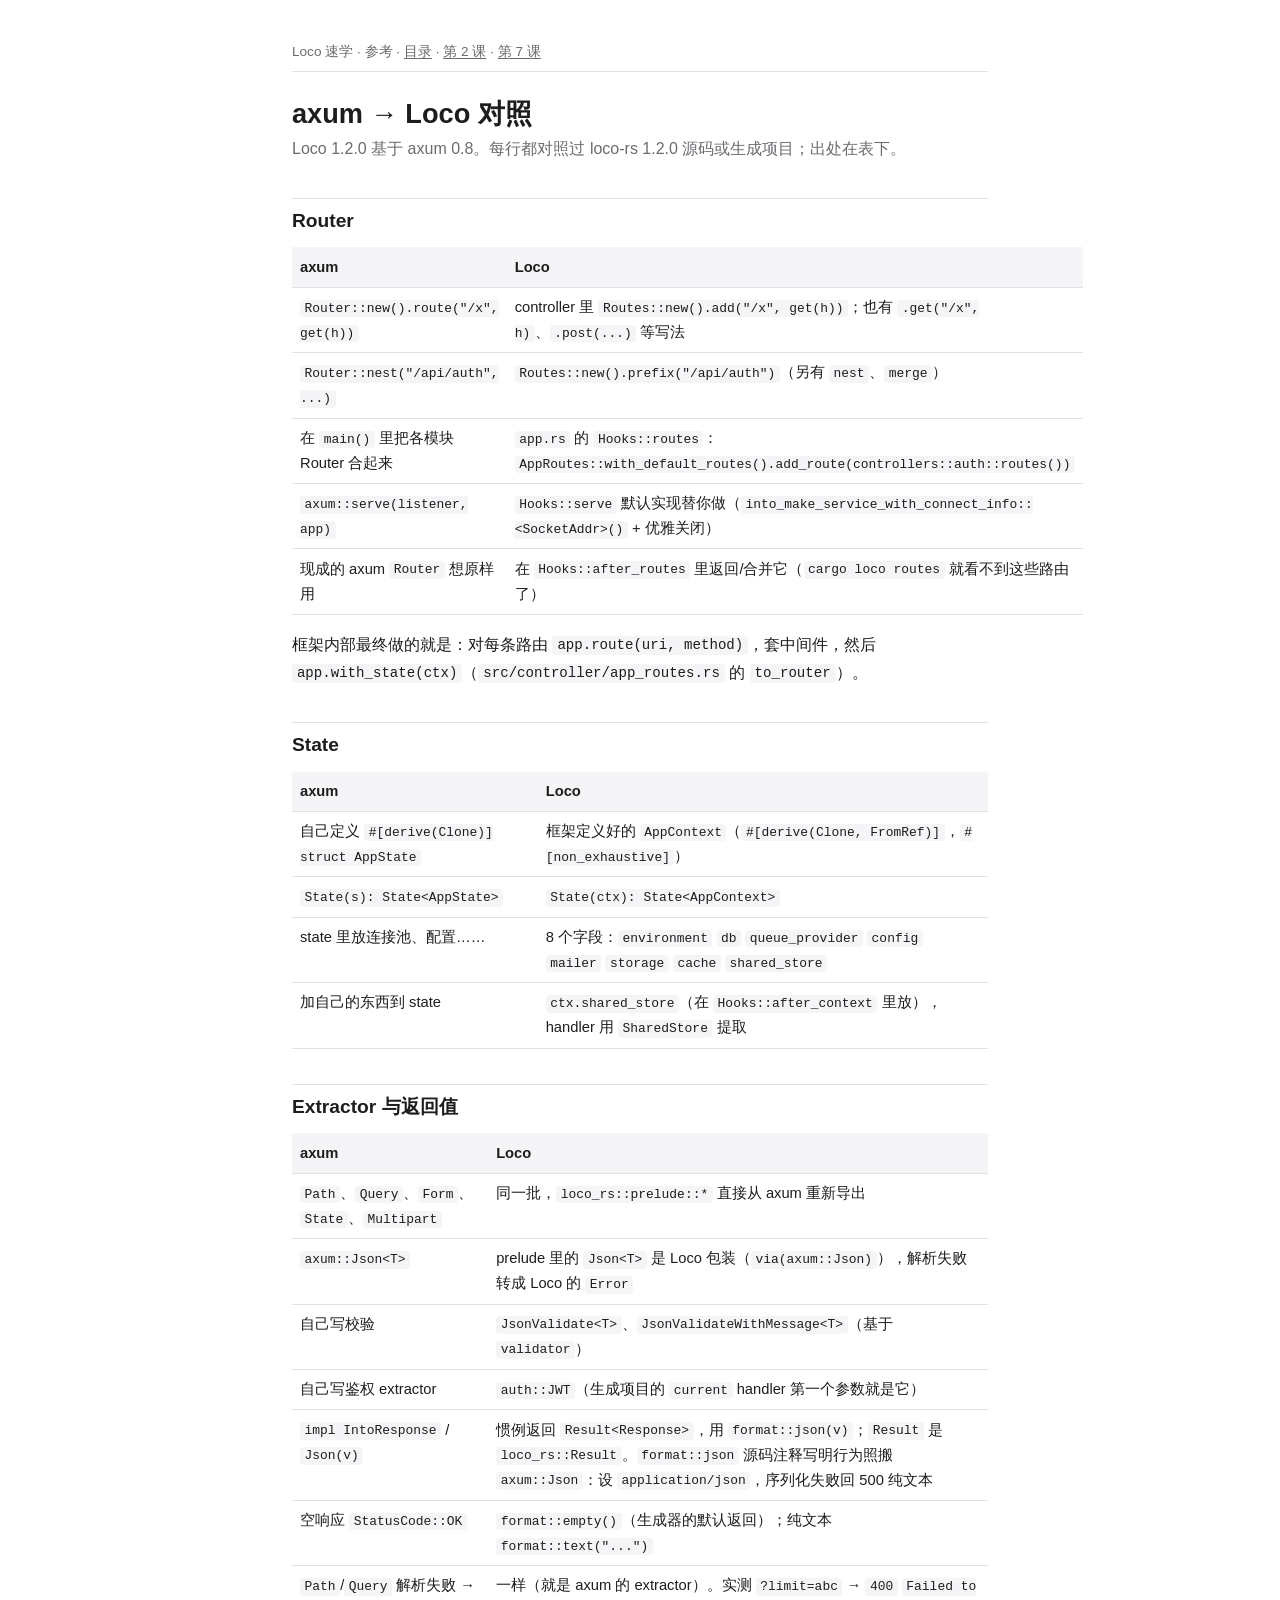
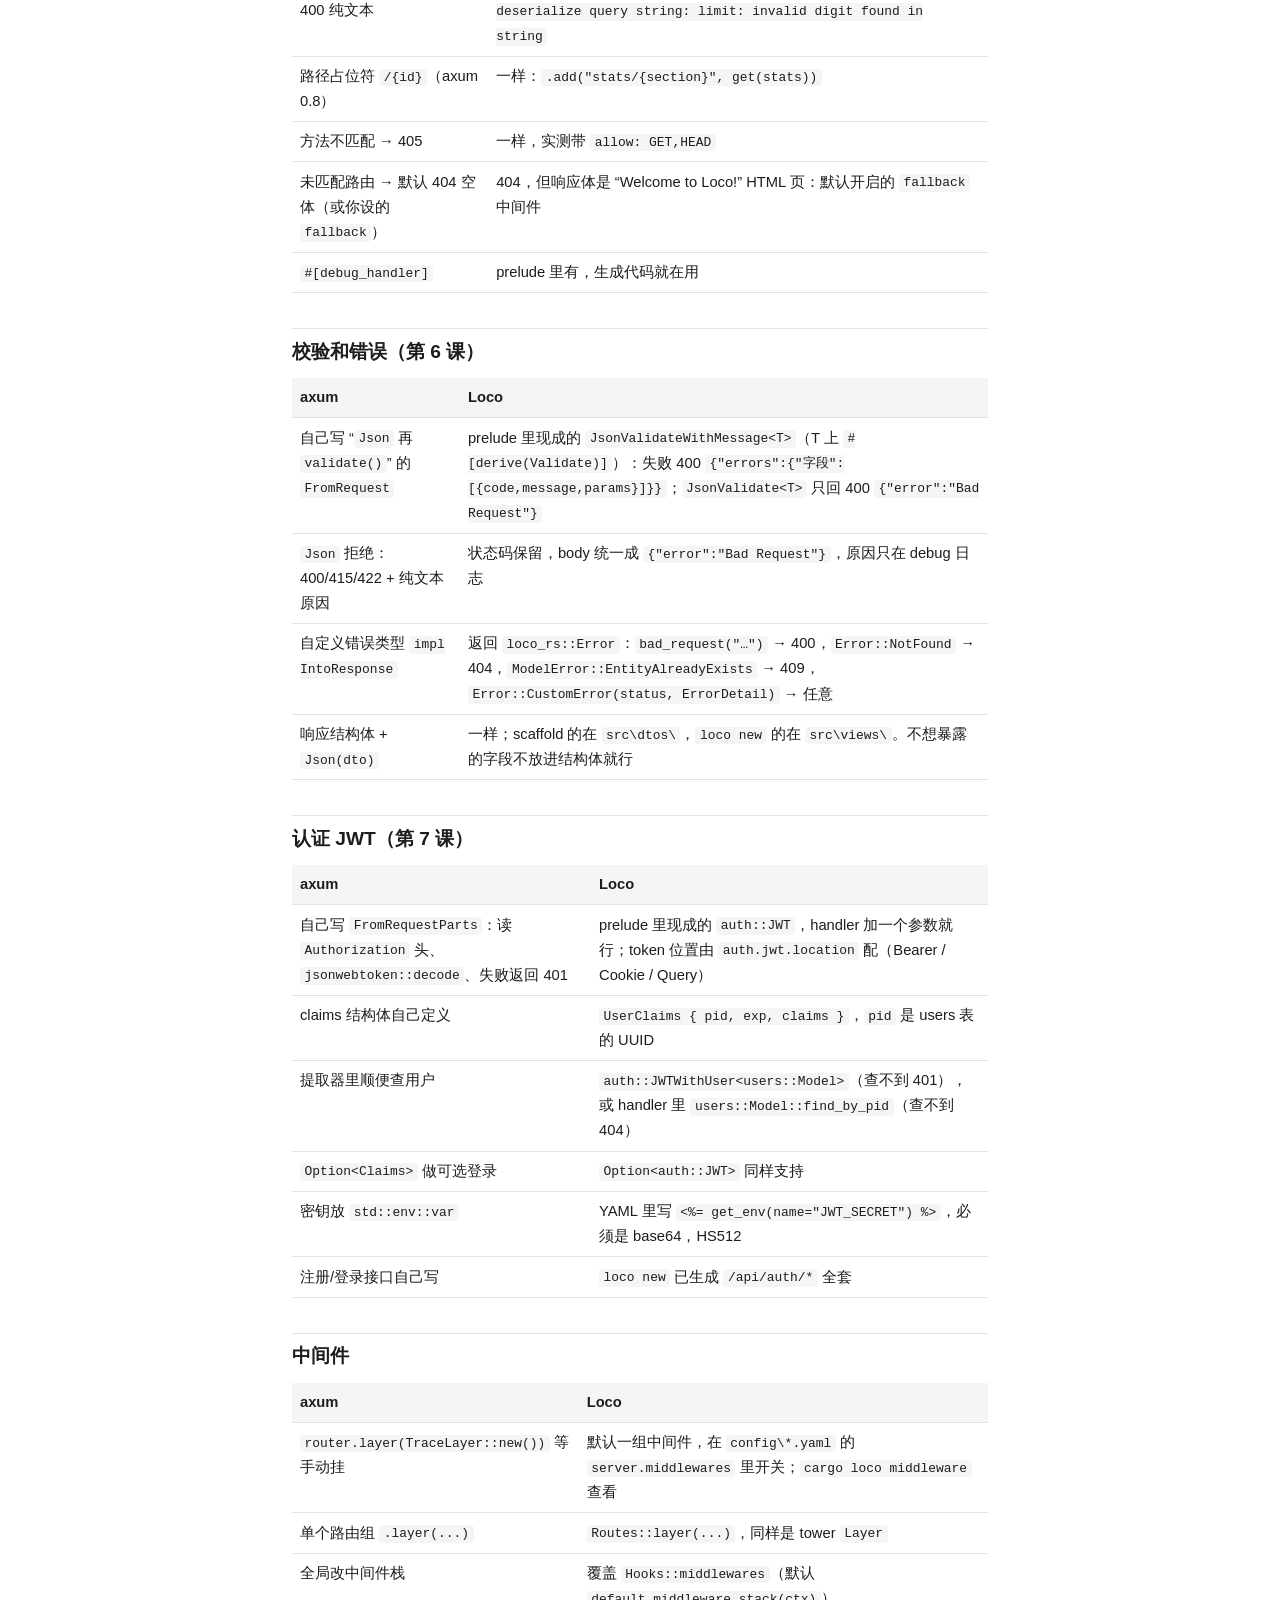
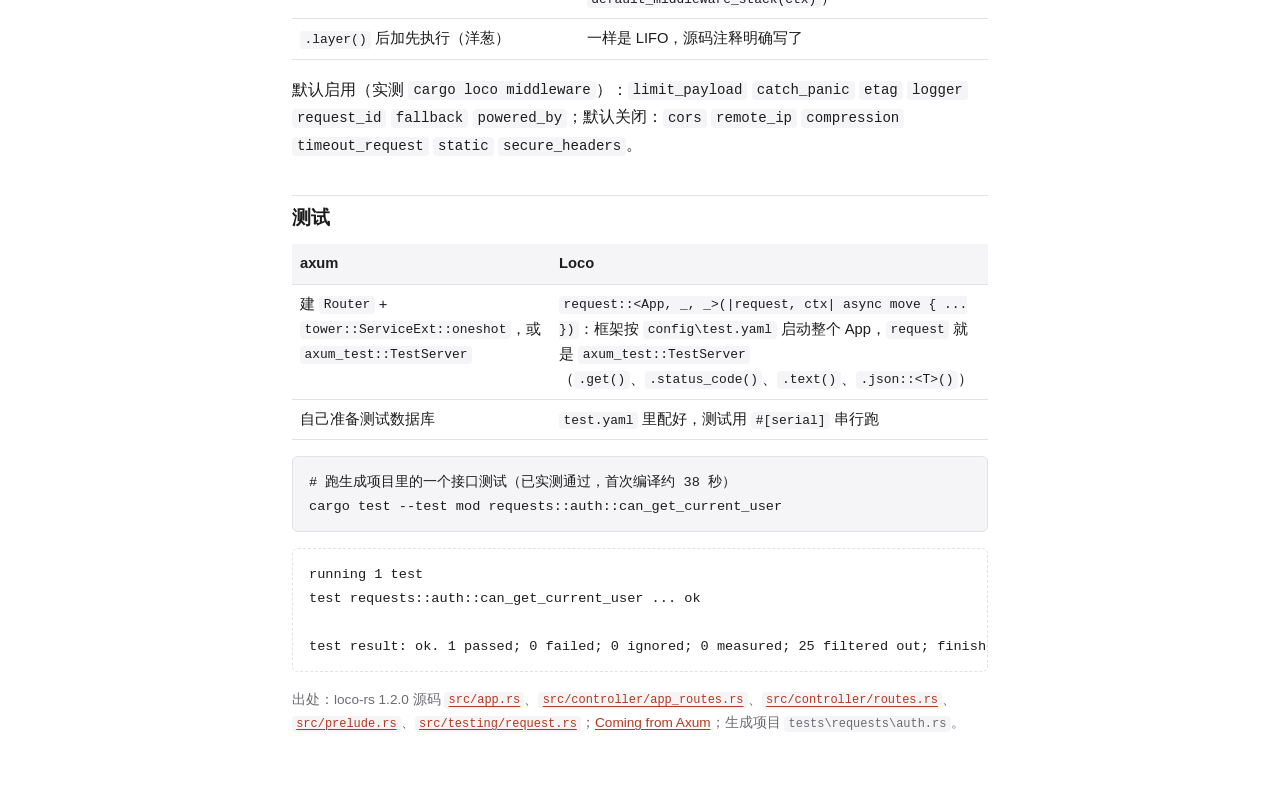
<file: reference/axum-to-loco.html>
<!doctype html>
<html lang="zh-CN">
<head>
<meta charset="utf-8">
<meta name="viewport" content="width=device-width, initial-scale=1">
<title>axum → Loco 对照</title>
<link rel="stylesheet" href="../assets/style.css">
</head>
<body>
<header class="course">Loco 速学 · 参考 · <a href="../index.html">目录</a> · <a href="../lessons/0002-structure-app-rs.html">第 2 课</a> · <a href="../lessons/0007-auth-jwt.html">第 7 课</a></header>

<h1>axum → Loco 对照</h1>
<p class="lede">Loco 1.2.0 基于 axum 0.8。每行都对照过 loco-rs 1.2.0 源码或生成项目；出处在表下。</p>

<h2>Router</h2>
<table>
<tr><th>axum</th><th>Loco</th></tr>
<tr><td><code>Router::new().route("/x", get(h))</code></td><td>controller 里 <code>Routes::new().add("/x", get(h))</code>；也有 <code>.get("/x", h)</code>、<code>.post(...)</code> 等写法</td></tr>
<tr><td><code>Router::nest("/api/auth", ...)</code></td><td><code>Routes::new().prefix("/api/auth")</code>（另有 <code>nest</code>、<code>merge</code>）</td></tr>
<tr><td>在 <code>main()</code> 里把各模块 Router 合起来</td><td><code>app.rs</code> 的 <code>Hooks::routes</code>：<code>AppRoutes::with_default_routes().add_route(controllers::auth::routes())</code></td></tr>
<tr><td><code>axum::serve(listener, app)</code></td><td><code>Hooks::serve</code> 默认实现替你做（<code>into_make_service_with_connect_info::&lt;SocketAddr&gt;()</code> + 优雅关闭）</td></tr>
<tr><td>现成的 axum <code>Router</code> 想原样用</td><td>在 <code>Hooks::after_routes</code> 里返回/合并它（<code>cargo loco routes</code> 就看不到这些路由了）</td></tr>
</table>
<p>框架内部最终做的就是：对每条路由 <code>app.route(uri, method)</code>，套中间件，然后 <code>app.with_state(ctx)</code>（<code>src/controller/app_routes.rs</code> 的 <code>to_router</code>）。</p>

<h2>State</h2>
<table>
<tr><th>axum</th><th>Loco</th></tr>
<tr><td>自己定义 <code>#[derive(Clone)] struct AppState</code></td><td>框架定义好的 <code>AppContext</code>（<code>#[derive(Clone, FromRef)]</code>，<code>#[non_exhaustive]</code>）</td></tr>
<tr><td><code>State(s): State&lt;AppState&gt;</code></td><td><code>State(ctx): State&lt;AppContext&gt;</code></td></tr>
<tr><td>state 里放连接池、配置……</td><td>8 个字段：<code>environment</code> <code>db</code> <code>queue_provider</code> <code>config</code> <code>mailer</code> <code>storage</code> <code>cache</code> <code>shared_store</code></td></tr>
<tr><td>加自己的东西到 state</td><td><code>ctx.shared_store</code>（在 <code>Hooks::after_context</code> 里放），handler 用 <code>SharedStore</code> 提取</td></tr>
</table>

<h2>Extractor 与返回值</h2>
<table>
<tr><th>axum</th><th>Loco</th></tr>
<tr><td><code>Path</code>、<code>Query</code>、<code>Form</code>、<code>State</code>、<code>Multipart</code></td><td>同一批，<code>loco_rs::prelude::*</code> 直接从 axum 重新导出</td></tr>
<tr><td><code>axum::Json&lt;T&gt;</code></td><td>prelude 里的 <code>Json&lt;T&gt;</code> 是 Loco 包装（<code>via(axum::Json)</code>），解析失败转成 Loco 的 <code>Error</code></td></tr>
<tr><td>自己写校验</td><td><code>JsonValidate&lt;T&gt;</code>、<code>JsonValidateWithMessage&lt;T&gt;</code>（基于 <code>validator</code>）</td></tr>
<tr><td>自己写鉴权 extractor</td><td><code>auth::JWT</code>（生成项目的 <code>current</code> handler 第一个参数就是它）</td></tr>
<tr><td><code>impl IntoResponse</code> / <code>Json(v)</code></td><td>惯例返回 <code>Result&lt;Response&gt;</code>，用 <code>format::json(v)</code>；<code>Result</code> 是 <code>loco_rs::Result</code>。<code>format::json</code> 源码注释写明行为照搬 <code>axum::Json</code>：设 <code>application/json</code>，序列化失败回 500 纯文本</td></tr>
<tr><td>空响应 <code>StatusCode::OK</code></td><td><code>format::empty()</code>（生成器的默认返回）；纯文本 <code>format::text("...")</code></td></tr>
<tr><td><code>Path</code>/<code>Query</code> 解析失败 → 400 纯文本</td><td>一样（就是 axum 的 extractor）。实测 <code>?limit=abc</code> → <code>400</code> <code>Failed to deserialize query string: limit: invalid digit found in string</code></td></tr>
<tr><td>路径占位符 <code>/{id}</code>（axum 0.8）</td><td>一样：<code>.add("stats/{section}", get(stats))</code></td></tr>
<tr><td>方法不匹配 → 405</td><td>一样，实测带 <code>allow: GET,HEAD</code></td></tr>
<tr><td>未匹配路由 → 默认 404 空体（或你设的 <code>fallback</code>）</td><td>404，但响应体是 “Welcome to Loco!” HTML 页：默认开启的 <code>fallback</code> 中间件</td></tr>
<tr><td><code>#[debug_handler]</code></td><td>prelude 里有，生成代码就在用</td></tr>
</table>

<h2>校验和错误（第 6 课）</h2>
<table>
<tr><th>axum</th><th>Loco</th></tr>
<tr><td>自己写 “<code>Json</code> 再 <code>validate()</code>” 的 <code>FromRequest</code></td><td>prelude 里现成的 <code>JsonValidateWithMessage&lt;T&gt;</code>（T 上 <code>#[derive(Validate)]</code>）：失败 400 <code>{"errors":{"字段":[{code,message,params}]}}</code>；<code>JsonValidate&lt;T&gt;</code> 只回 400 <code>{"error":"Bad Request"}</code></td></tr>
<tr><td><code>Json</code> 拒绝：400/415/422 + 纯文本原因</td><td>状态码保留，body 统一成 <code>{"error":"Bad Request"}</code>，原因只在 debug 日志</td></tr>
<tr><td>自定义错误类型 <code>impl IntoResponse</code></td><td>返回 <code>loco_rs::Error</code>：<code>bad_request("…")</code> → 400，<code>Error::NotFound</code> → 404，<code>ModelError::EntityAlreadyExists</code> → 409，<code>Error::CustomError(status, ErrorDetail)</code> → 任意</td></tr>
<tr><td>响应结构体 + <code>Json(dto)</code></td><td>一样；scaffold 的在 <code>src\dtos\</code>，<code>loco new</code> 的在 <code>src\views\</code>。不想暴露的字段不放进结构体就行</td></tr>
</table>

<h2>认证 JWT（第 7 课）</h2>
<table>
<tr><th>axum</th><th>Loco</th></tr>
<tr><td>自己写 <code>FromRequestParts</code>：读 <code>Authorization</code> 头、<code>jsonwebtoken::decode</code>、失败返回 401</td><td>prelude 里现成的 <code>auth::JWT</code>，handler 加一个参数就行；token 位置由 <code>auth.jwt.location</code> 配（Bearer / Cookie / Query）</td></tr>
<tr><td>claims 结构体自己定义</td><td><code>UserClaims { pid, exp, claims }</code>，<code>pid</code> 是 users 表的 UUID</td></tr>
<tr><td>提取器里顺便查用户</td><td><code>auth::JWTWithUser&lt;users::Model&gt;</code>（查不到 401），或 handler 里 <code>users::Model::find_by_pid</code>（查不到 404）</td></tr>
<tr><td><code>Option&lt;Claims&gt;</code> 做可选登录</td><td><code>Option&lt;auth::JWT&gt;</code> 同样支持</td></tr>
<tr><td>密钥放 <code>std::env::var</code></td><td>YAML 里写 <code>&lt;%= get_env(name="JWT_SECRET") %&gt;</code>，必须是 base64，HS512</td></tr>
<tr><td>注册/登录接口自己写</td><td><code>loco new</code> 已生成 <code>/api/auth/*</code> 全套</td></tr>
</table>

<h2>中间件</h2>
<table>
<tr><th>axum</th><th>Loco</th></tr>
<tr><td><code>router.layer(TraceLayer::new())</code> 等手动挂</td><td>默认一组中间件，在 <code>config\*.yaml</code> 的 <code>server.middlewares</code> 里开关；<code>cargo loco middleware</code> 查看</td></tr>
<tr><td>单个路由组 <code>.layer(...)</code></td><td><code>Routes::layer(...)</code>，同样是 tower <code>Layer</code></td></tr>
<tr><td>全局改中间件栈</td><td>覆盖 <code>Hooks::middlewares</code>（默认 <code>default_middleware_stack(ctx)</code>）</td></tr>
<tr><td><code>.layer()</code> 后加先执行（洋葱）</td><td>一样是 LIFO，源码注释明确写了</td></tr>
</table>
<p>默认启用（实测 <code>cargo loco middleware</code>）：<code>limit_payload</code> <code>catch_panic</code> <code>etag</code> <code>logger</code> <code>request_id</code> <code>fallback</code> <code>powered_by</code>；默认关闭：<code>cors</code> <code>remote_ip</code> <code>compression</code> <code>timeout_request</code> <code>static</code> <code>secure_headers</code>。</p>

<h2>测试</h2>
<table>
<tr><th>axum</th><th>Loco</th></tr>
<tr><td>建 <code>Router</code> + <code>tower::ServiceExt::oneshot</code>，或 <code>axum_test::TestServer</code></td><td><code>request::&lt;App, _, _&gt;(|request, ctx| async move { ... })</code>：框架按 <code>config\test.yaml</code> 启动整个 App，<code>request</code> 就是 <code>axum_test::TestServer</code>（<code>.get()</code>、<code>.status_code()</code>、<code>.text()</code>、<code>.json::&lt;T&gt;()</code>）</td></tr>
<tr><td>自己准备测试数据库</td><td><code>test.yaml</code> 里配好，测试用 <code>#[serial]</code> 串行跑</td></tr>
</table>
<pre><code># 跑生成项目里的一个接口测试（已实测通过，首次编译约 38 秒）
cargo test --test mod requests::auth::can_get_current_user</code></pre>
<pre class="output"><code>running 1 test
test requests::auth::can_get_current_user ... ok

test result: ok. 1 passed; 0 failed; 0 ignored; 0 measured; 25 filtered out; finished in 1.16s</code></pre>

<p class="source">出处：loco-rs 1.2.0 源码 <a href="https://github.com/loco-rs/loco/blob/v1.2.0/src/app.rs"><code>src/app.rs</code></a>、<a href="https://github.com/loco-rs/loco/blob/v1.2.0/src/controller/app_routes.rs"><code>src/controller/app_routes.rs</code></a>、<a href="https://github.com/loco-rs/loco/blob/v1.2.0/src/controller/routes.rs"><code>src/controller/routes.rs</code></a>、<a href="https://github.com/loco-rs/loco/blob/v1.2.0/src/prelude.rs"><code>src/prelude.rs</code></a>、<a href="https://github.com/loco-rs/loco/blob/v1.2.0/src/testing/request.rs"><code>src/testing/request.rs</code></a>；<a href="https://loco.rs/docs/explanation/coming-from-axum/">Coming from Axum</a>；生成项目 <code>tests\requests\auth.rs</code>。</p>
</body>
</html>
</file>
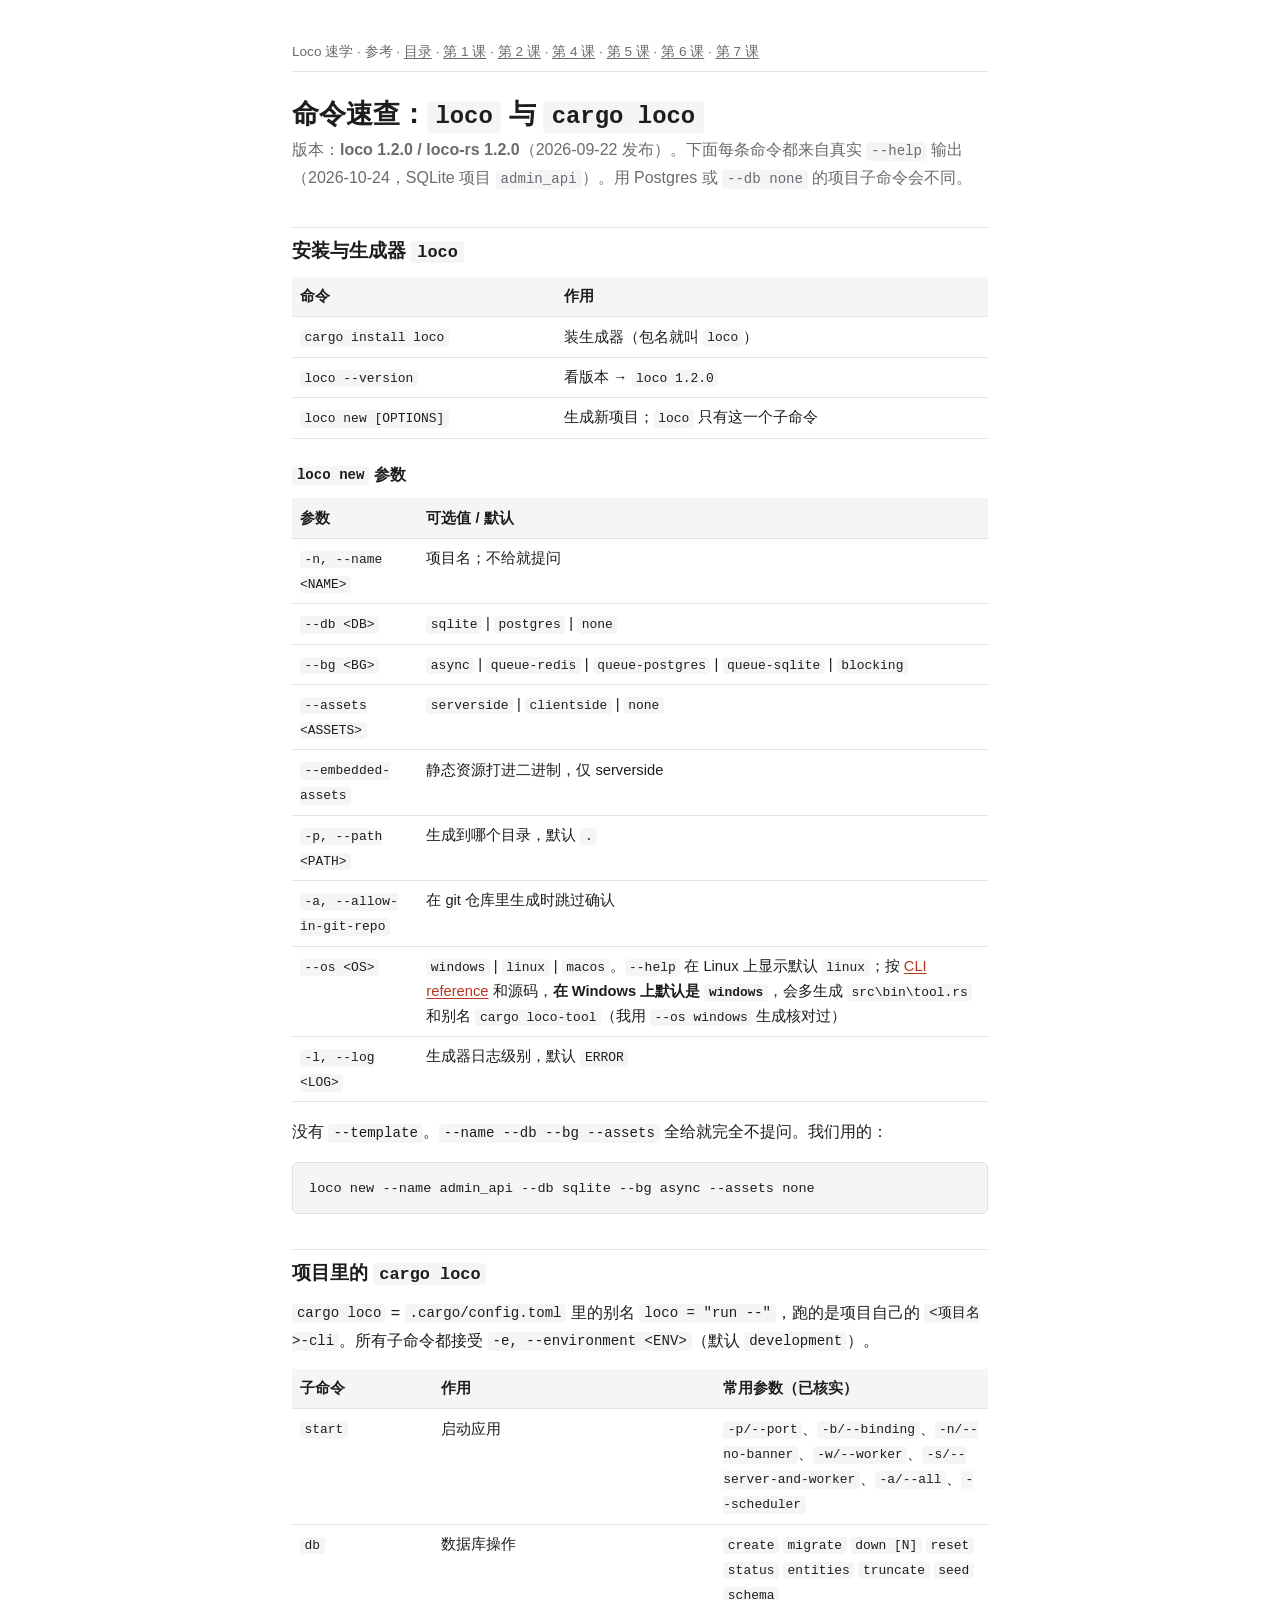
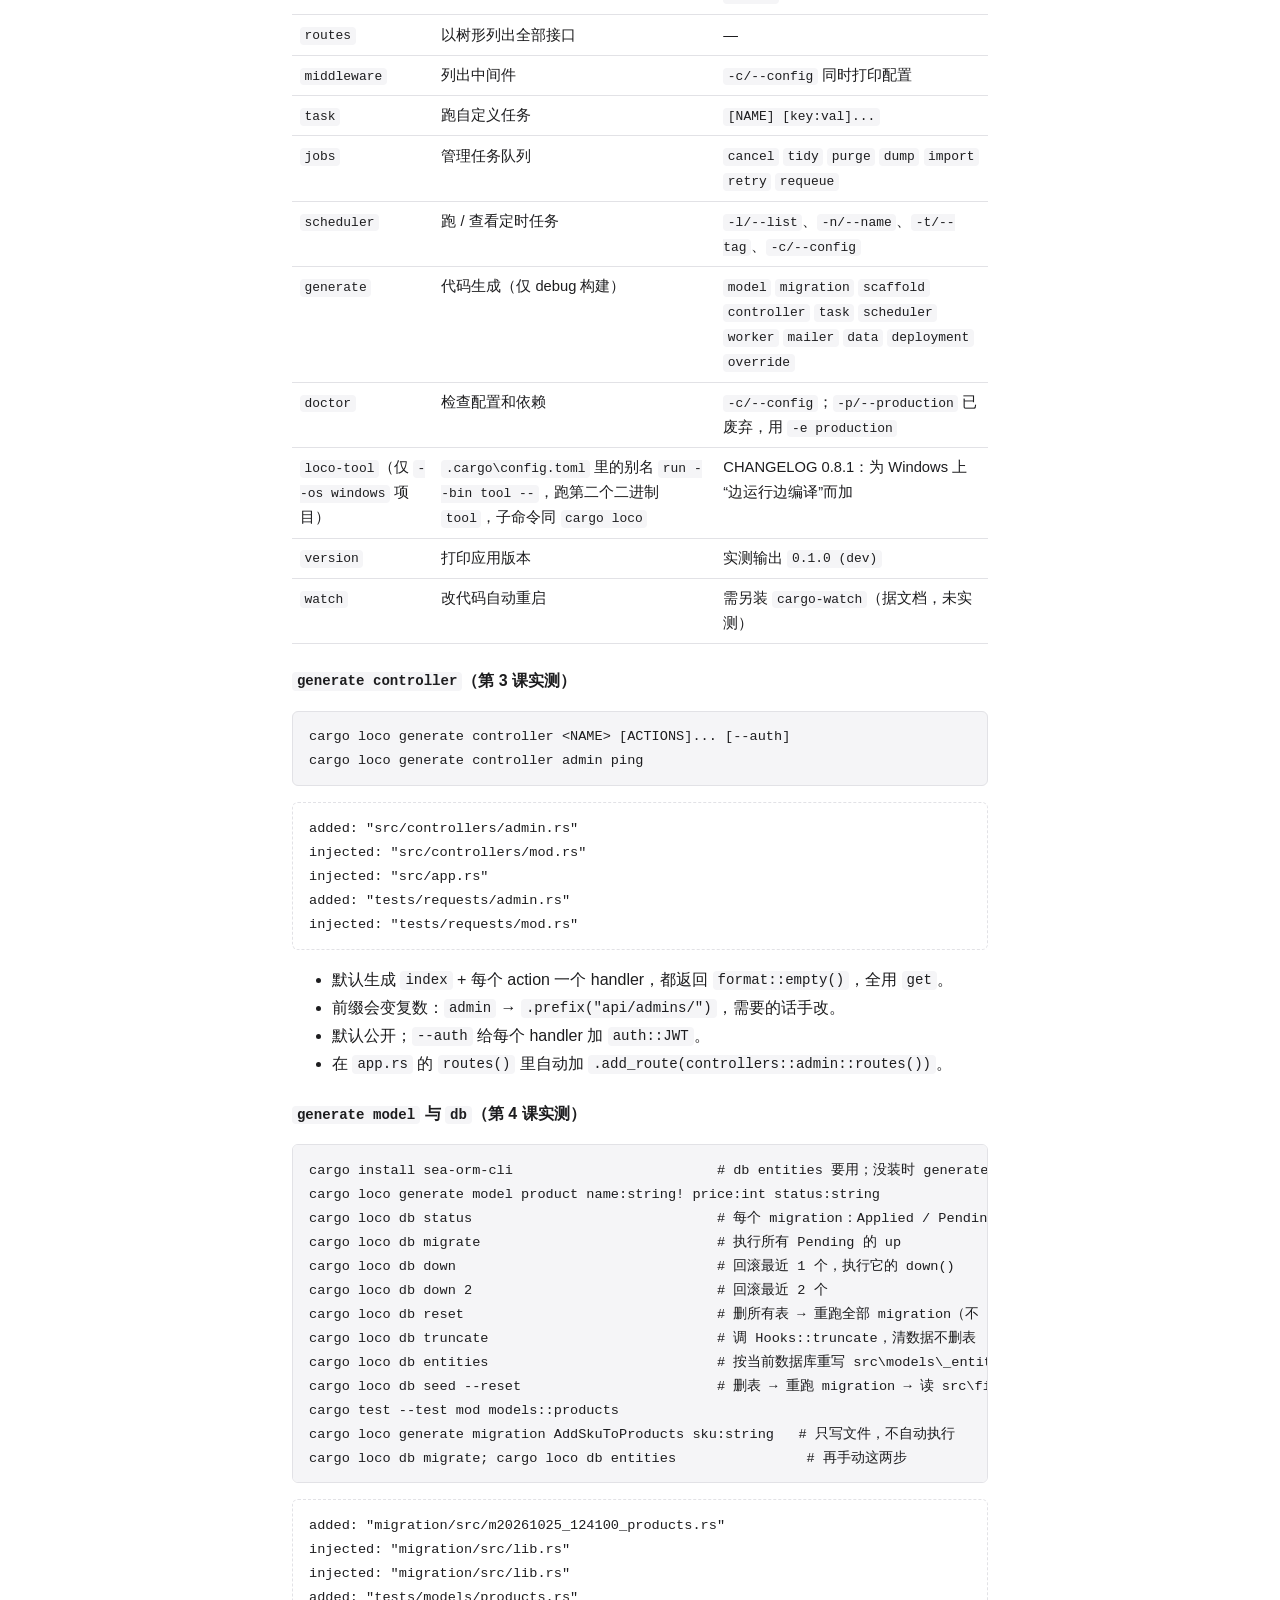
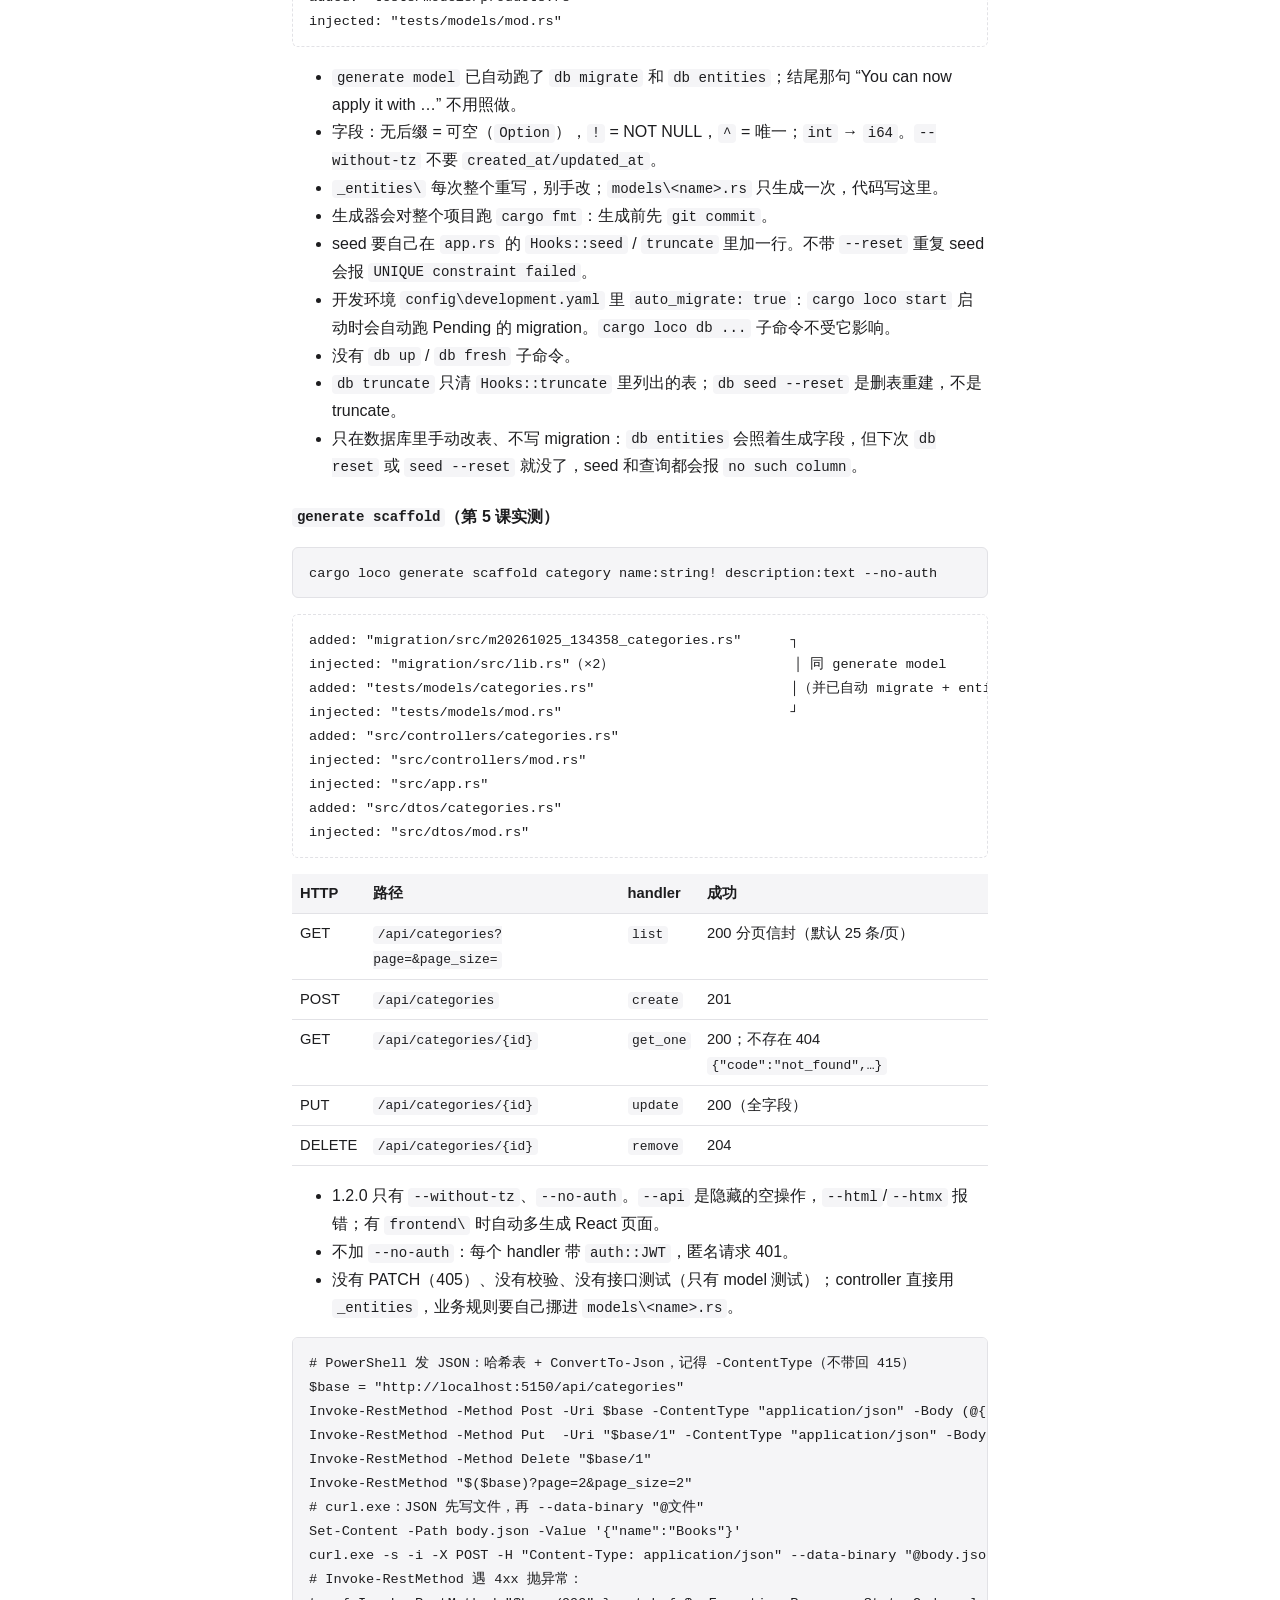
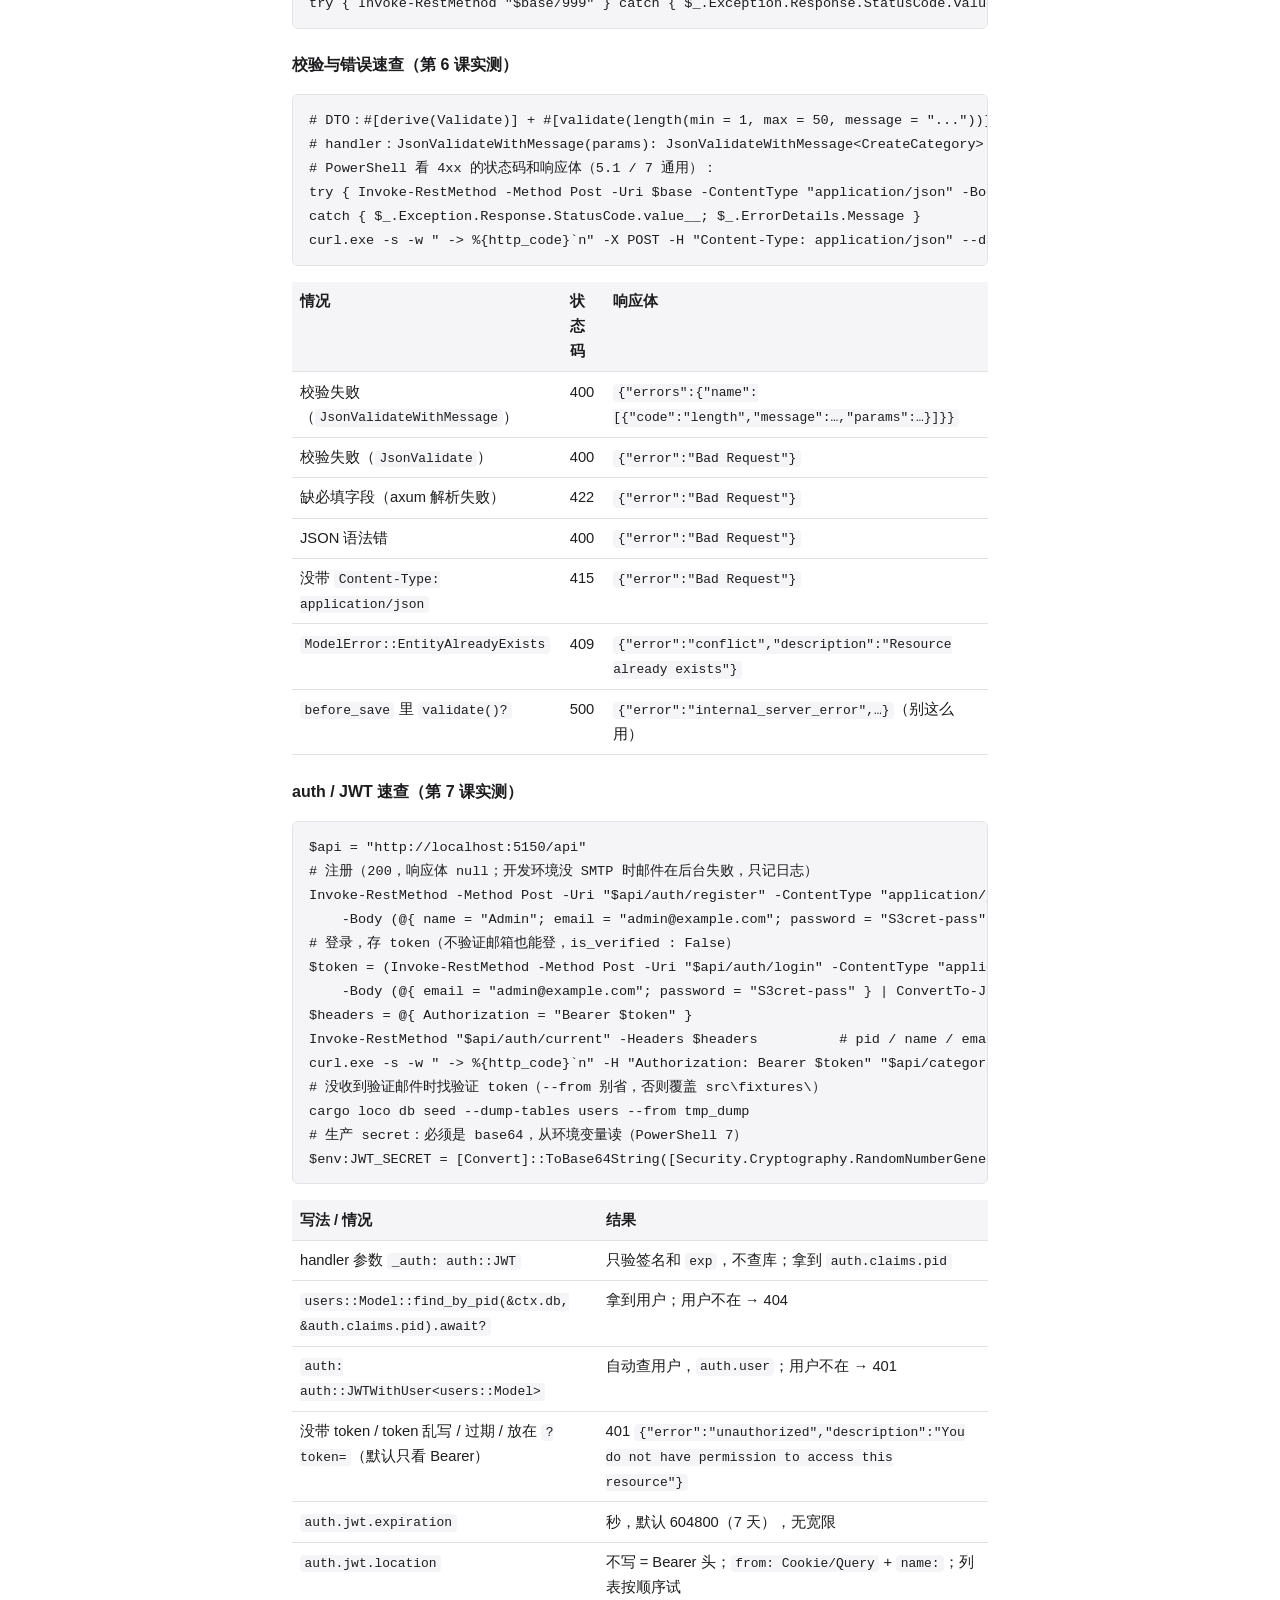
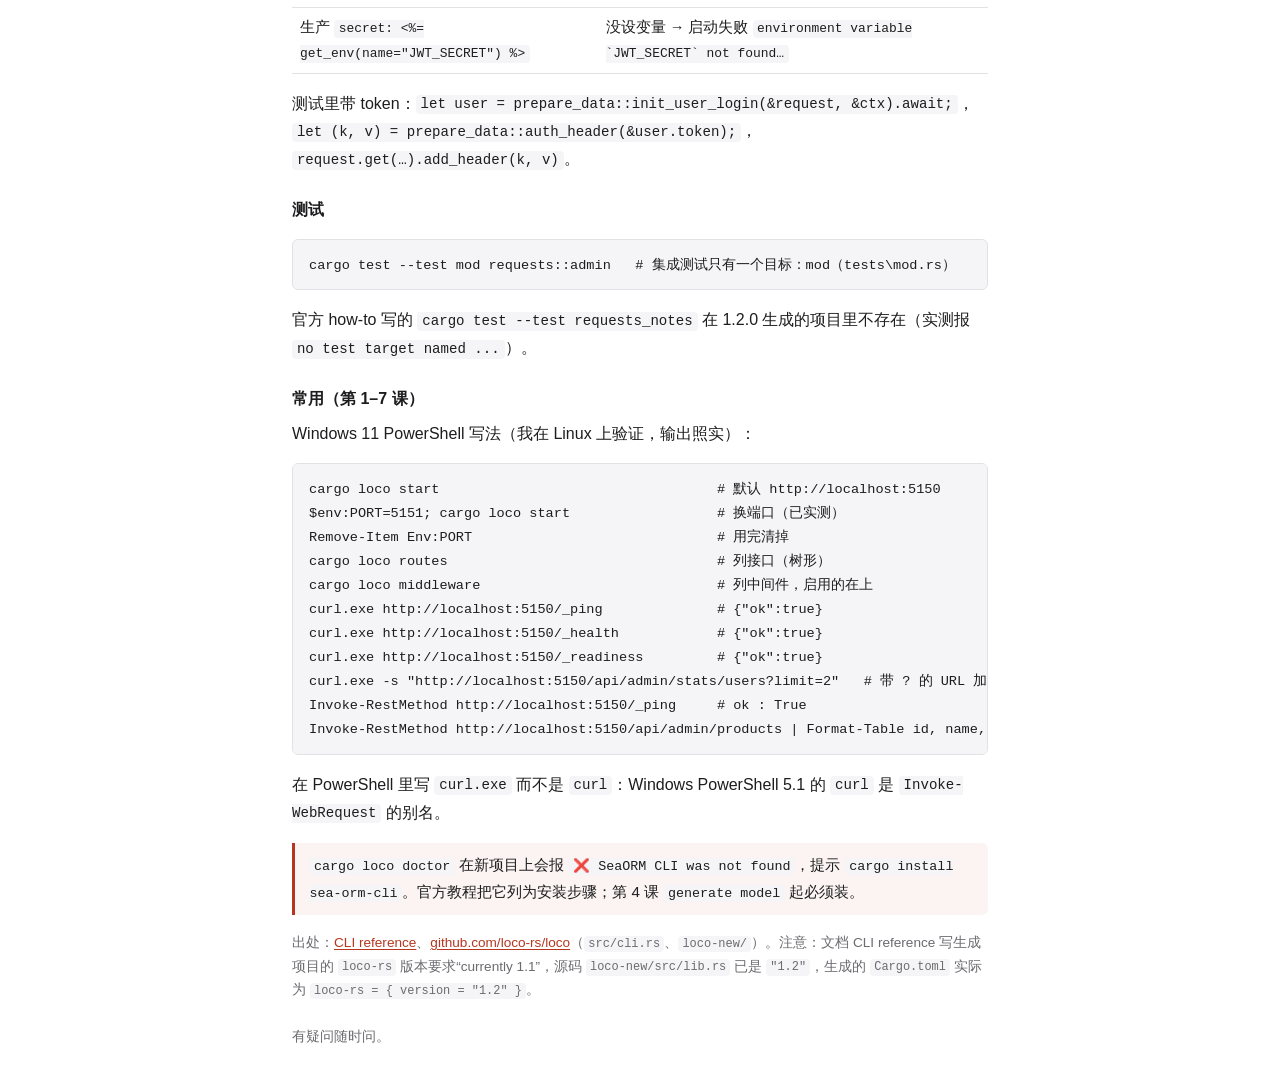
<file: reference/cargo-loco-commands.html>
<!doctype html>
<html lang="zh-CN">
<head>
<meta charset="utf-8">
<meta name="viewport" content="width=device-width, initial-scale=1">
<title>命令速查：loco 与 cargo loco</title>
<link rel="stylesheet" href="../assets/style.css">
</head>
<body>
<header class="course">Loco 速学 · 参考 · <a href="../index.html">目录</a> · <a href="../lessons/0001-loco-new.html">第 1 课</a> · <a href="../lessons/0002-structure-app-rs.html">第 2 课</a> · <a href="../lessons/0004-model-migration.html">第 4 课</a> · <a href="../lessons/0005-scaffold.html">第 5 课</a> · <a href="../lessons/0006-validation-json.html">第 6 课</a> · <a href="../lessons/0007-auth-jwt.html">第 7 课</a></header>

<h1>命令速查：<code>loco</code> 与 <code>cargo loco</code></h1>
<p class="lede">版本：<strong>loco 1.2.0 / loco-rs 1.2.0</strong>（2026-09-22 发布）。下面每条命令都来自真实 <code>--help</code> 输出（2026-10-24，SQLite 项目 <code>admin_api</code>）。用 Postgres 或 <code>--db none</code> 的项目子命令会不同。</p>

<h2>安装与生成器 <code>loco</code></h2>
<table>
<tr><th>命令</th><th>作用</th></tr>
<tr><td><code>cargo install loco</code></td><td>装生成器（包名就叫 <code>loco</code>）</td></tr>
<tr><td><code>loco --version</code></td><td>看版本 → <code>loco 1.2.0</code></td></tr>
<tr><td><code>loco new [OPTIONS]</code></td><td>生成新项目；<code>loco</code> 只有这一个子命令</td></tr>
</table>

<h3><code>loco new</code> 参数</h3>
<table>
<tr><th>参数</th><th>可选值 / 默认</th></tr>
<tr><td><code>-n, --name &lt;NAME&gt;</code></td><td>项目名；不给就提问</td></tr>
<tr><td><code>--db &lt;DB&gt;</code></td><td><code>sqlite</code> | <code>postgres</code> | <code>none</code></td></tr>
<tr><td><code>--bg &lt;BG&gt;</code></td><td><code>async</code> | <code>queue-redis</code> | <code>queue-postgres</code> | <code>queue-sqlite</code> | <code>blocking</code></td></tr>
<tr><td><code>--assets &lt;ASSETS&gt;</code></td><td><code>serverside</code> | <code>clientside</code> | <code>none</code></td></tr>
<tr><td><code>--embedded-assets</code></td><td>静态资源打进二进制，仅 serverside</td></tr>
<tr><td><code>-p, --path &lt;PATH&gt;</code></td><td>生成到哪个目录，默认 <code>.</code></td></tr>
<tr><td><code>-a, --allow-in-git-repo</code></td><td>在 git 仓库里生成时跳过确认</td></tr>
<tr><td><code>--os &lt;OS&gt;</code></td><td><code>windows</code> | <code>linux</code> | <code>macos</code>。<code>--help</code> 在 Linux 上显示默认 <code>linux</code>；按 <a href="https://loco.rs/docs/reference/cli/">CLI reference</a> 和源码，<strong>在 Windows 上默认是 <code>windows</code></strong>，会多生成 <code>src\bin\tool.rs</code> 和别名 <code>cargo loco-tool</code>（我用 <code>--os windows</code> 生成核对过）</td></tr>
<tr><td><code>-l, --log &lt;LOG&gt;</code></td><td>生成器日志级别，默认 <code>ERROR</code></td></tr>
</table>
<p>没有 <code>--template</code>。<code>--name --db --bg --assets</code> 全给就完全不提问。我们用的：</p>
<pre><code>loco new --name admin_api --db sqlite --bg async --assets none</code></pre>

<h2>项目里的 <code>cargo loco</code></h2>
<p><code>cargo loco</code> = <code>.cargo/config.toml</code> 里的别名 <code>loco = "run --"</code>，跑的是项目自己的 <code>&lt;项目名&gt;-cli</code>。所有子命令都接受 <code>-e, --environment &lt;ENV&gt;</code>（默认 <code>development</code>）。</p>
<table>
<tr><th>子命令</th><th>作用</th><th>常用参数（已核实）</th></tr>
<tr><td><code>start</code></td><td>启动应用</td><td><code>-p/--port</code>、<code>-b/--binding</code>、<code>-n/--no-banner</code>、<code>-w/--worker</code>、<code>-s/--server-and-worker</code>、<code>-a/--all</code>、<code>--scheduler</code></td></tr>
<tr><td><code>db</code></td><td>数据库操作</td><td><code>create</code> <code>migrate</code> <code>down [N]</code> <code>reset</code> <code>status</code> <code>entities</code> <code>truncate</code> <code>seed</code> <code>schema</code></td></tr>
<tr><td><code>routes</code></td><td>以树形列出全部接口</td><td>—</td></tr>
<tr><td><code>middleware</code></td><td>列出中间件</td><td><code>-c/--config</code> 同时打印配置</td></tr>
<tr><td><code>task</code></td><td>跑自定义任务</td><td><code>[NAME] [key:val]...</code></td></tr>
<tr><td><code>jobs</code></td><td>管理任务队列</td><td><code>cancel</code> <code>tidy</code> <code>purge</code> <code>dump</code> <code>import</code> <code>retry</code> <code>requeue</code></td></tr>
<tr><td><code>scheduler</code></td><td>跑 / 查看定时任务</td><td><code>-l/--list</code>、<code>-n/--name</code>、<code>-t/--tag</code>、<code>-c/--config</code></td></tr>
<tr><td><code>generate</code></td><td>代码生成（仅 debug 构建）</td><td><code>model</code> <code>migration</code> <code>scaffold</code> <code>controller</code> <code>task</code> <code>scheduler</code> <code>worker</code> <code>mailer</code> <code>data</code> <code>deployment</code> <code>override</code></td></tr>
<tr><td><code>doctor</code></td><td>检查配置和依赖</td><td><code>-c/--config</code>；<code>-p/--production</code> 已废弃，用 <code>-e production</code></td></tr>
<tr><td><code>loco-tool</code>（仅 <code>--os windows</code> 项目）</td><td><code>.cargo\config.toml</code> 里的别名 <code>run --bin tool --</code>，跑第二个二进制 <code>tool</code>，子命令同 <code>cargo loco</code></td><td>CHANGELOG 0.8.1：为 Windows 上“边运行边编译”而加</td></tr>
<tr><td><code>version</code></td><td>打印应用版本</td><td>实测输出 <code>0.1.0 (dev)</code></td></tr>
<tr><td><code>watch</code></td><td>改代码自动重启</td><td>需另装 <code>cargo-watch</code>（据文档，未实测）</td></tr>
</table>

<h3><code>generate controller</code>（第 3 课实测）</h3>
<pre><code>cargo loco generate controller &lt;NAME&gt; [ACTIONS]... [--auth]
cargo loco generate controller admin ping</code></pre>
<pre class="output"><code>added: "src/controllers/admin.rs"
injected: "src/controllers/mod.rs"
injected: "src/app.rs"
added: "tests/requests/admin.rs"
injected: "tests/requests/mod.rs"</code></pre>
<ul>
<li>默认生成 <code>index</code> + 每个 action 一个 handler，都返回 <code>format::empty()</code>，全用 <code>get</code>。</li>
<li>前缀会变复数：<code>admin</code> → <code>.prefix("api/admins/")</code>，需要的话手改。</li>
<li>默认公开；<code>--auth</code> 给每个 handler 加 <code>auth::JWT</code>。</li>
<li>在 <code>app.rs</code> 的 <code>routes()</code> 里自动加 <code>.add_route(controllers::admin::routes())</code>。</li>
</ul>
<h3><code>generate model</code> 与 <code>db</code>（第 4 课实测）</h3>
<pre><code>cargo install sea-orm-cli                         # db entities 要用；没装时 generate model 停在一半
cargo loco generate model product name:string! price:int status:string
cargo loco db status                              # 每个 migration：Applied / Pending
cargo loco db migrate                             # 执行所有 Pending 的 up
cargo loco db down                                # 回滚最近 1 个，执行它的 down()
cargo loco db down 2                              # 回滚最近 2 个
cargo loco db reset                               # 删所有表 → 重跑全部 migration（不 seed）
cargo loco db truncate                            # 调 Hooks::truncate，清数据不删表
cargo loco db entities                            # 按当前数据库重写 src\models\_entities\
cargo loco db seed --reset                        # 删表 → 重跑 migration → 读 src\fixtures\*.yaml
cargo test --test mod models::products
cargo loco generate migration AddSkuToProducts sku:string   # 只写文件，不自动执行
cargo loco db migrate; cargo loco db entities                # 再手动这两步</code></pre>
<pre class="output"><code>added: "migration/src/m20261025_124100_products.rs"
injected: "migration/src/lib.rs"
injected: "migration/src/lib.rs"
added: "tests/models/products.rs"
injected: "tests/models/mod.rs"</code></pre>
<ul>
<li><code>generate model</code> 已自动跑了 <code>db migrate</code> 和 <code>db entities</code>；结尾那句 “You can now apply it with …” 不用照做。</li>
<li>字段：无后缀 = 可空（<code>Option</code>），<code>!</code> = NOT NULL，<code>^</code> = 唯一；<code>int</code> → <code>i64</code>。<code>--without-tz</code> 不要 <code>created_at/updated_at</code>。</li>
<li><code>_entities\</code> 每次整个重写，别手改；<code>models\&lt;name&gt;.rs</code> 只生成一次，代码写这里。</li>
<li>生成器会对整个项目跑 <code>cargo fmt</code>：生成前先 <code>git commit</code>。</li>
<li>seed 要自己在 <code>app.rs</code> 的 <code>Hooks::seed</code> / <code>truncate</code> 里加一行。不带 <code>--reset</code> 重复 seed 会报 <code>UNIQUE constraint failed</code>。</li>
<li>开发环境 <code>config\development.yaml</code> 里 <code>auto_migrate: true</code>：<code>cargo loco start</code> 启动时会自动跑 Pending 的 migration。<code>cargo loco db ...</code> 子命令不受它影响。</li>
<li>没有 <code>db up</code> / <code>db fresh</code> 子命令。</li>
<li><code>db truncate</code> 只清 <code>Hooks::truncate</code> 里列出的表；<code>db seed --reset</code> 是删表重建，不是 truncate。</li>
<li>只在数据库里手动改表、不写 migration：<code>db entities</code> 会照着生成字段，但下次 <code>db reset</code> 或 <code>seed --reset</code> 就没了，seed 和查询都会报 <code>no such column</code>。</li>
</ul>

<h3><code>generate scaffold</code>（第 5 课实测）</h3>
<pre><code>cargo loco generate scaffold category name:string! description:text --no-auth</code></pre>
<pre class="output"><code>added: "migration/src/m20261025_134358_categories.rs"      ┐
injected: "migration/src/lib.rs"（×2）                      │ 同 generate model
added: "tests/models/categories.rs"                        │（并已自动 migrate + entities）
injected: "tests/models/mod.rs"                            ┘
added: "src/controllers/categories.rs"
injected: "src/controllers/mod.rs"
injected: "src/app.rs"
added: "src/dtos/categories.rs"
injected: "src/dtos/mod.rs"</code></pre>
<table>
<tr><th>HTTP</th><th>路径</th><th>handler</th><th>成功</th></tr>
<tr><td>GET</td><td><code>/api/categories?page=&amp;page_size=</code></td><td><code>list</code></td><td>200 分页信封（默认 25 条/页）</td></tr>
<tr><td>POST</td><td><code>/api/categories</code></td><td><code>create</code></td><td>201</td></tr>
<tr><td>GET</td><td><code>/api/categories/{id}</code></td><td><code>get_one</code></td><td>200；不存在 404 <code>{"code":"not_found",…}</code></td></tr>
<tr><td>PUT</td><td><code>/api/categories/{id}</code></td><td><code>update</code></td><td>200（全字段）</td></tr>
<tr><td>DELETE</td><td><code>/api/categories/{id}</code></td><td><code>remove</code></td><td>204</td></tr>
</table>
<ul>
<li>1.2.0 只有 <code>--without-tz</code>、<code>--no-auth</code>。<code>--api</code> 是隐藏的空操作，<code>--html</code>/<code>--htmx</code> 报错；有 <code>frontend\</code> 时自动多生成 React 页面。</li>
<li>不加 <code>--no-auth</code>：每个 handler 带 <code>auth::JWT</code>，匿名请求 401。</li>
<li>没有 PATCH（405）、没有校验、没有接口测试（只有 model 测试）；controller 直接用 <code>_entities</code>，业务规则要自己挪进 <code>models\&lt;name&gt;.rs</code>。</li>
</ul>
<pre><code># PowerShell 发 JSON：哈希表 + ConvertTo-Json，记得 -ContentType（不带回 415）
$base = "http://localhost:5150/api/categories"
Invoke-RestMethod -Method Post -Uri $base -ContentType "application/json" -Body (@{ name = "Books" } | ConvertTo-Json)
Invoke-RestMethod -Method Put  -Uri "$base/1" -ContentType "application/json" -Body (@{ name = "X"; description = "Y" } | ConvertTo-Json)
Invoke-RestMethod -Method Delete "$base/1"
Invoke-RestMethod "$($base)?page=2&amp;page_size=2"
# curl.exe：JSON 先写文件，再 --data-binary "@文件"
Set-Content -Path body.json -Value '{"name":"Books"}'
curl.exe -s -i -X POST -H "Content-Type: application/json" --data-binary "@body.json" $base
# Invoke-RestMethod 遇 4xx 抛异常：
try { Invoke-RestMethod "$base/999" } catch { $_.Exception.Response.StatusCode.value__; $_.ErrorDetails.Message }</code></pre>

<h3>校验与错误速查（第 6 课实测）</h3>
<pre><code># DTO：#[derive(Validate)] + #[validate(length(min = 1, max = 50, message = "..."))]
# handler：JsonValidateWithMessage(params): JsonValidateWithMessage&lt;CreateCategory&gt;
# PowerShell 看 4xx 的状态码和响应体（5.1 / 7 通用）：
try { Invoke-RestMethod -Method Post -Uri $base -ContentType "application/json" -Body (@{ name = "" } | ConvertTo-Json) }
catch { $_.Exception.Response.StatusCode.value__; $_.ErrorDetails.Message }
curl.exe -s -w " -&gt; %{http_code}`n" -X POST -H "Content-Type: application/json" --data-binary "@body.json" $base</code></pre>
<table>
<tr><th>情况</th><th>状态码</th><th>响应体</th></tr>
<tr><td>校验失败（<code>JsonValidateWithMessage</code>）</td><td>400</td><td><code>{"errors":{"name":[{"code":"length","message":…,"params":…}]}}</code></td></tr>
<tr><td>校验失败（<code>JsonValidate</code>）</td><td>400</td><td><code>{"error":"Bad Request"}</code></td></tr>
<tr><td>缺必填字段（axum 解析失败）</td><td>422</td><td><code>{"error":"Bad Request"}</code></td></tr>
<tr><td>JSON 语法错</td><td>400</td><td><code>{"error":"Bad Request"}</code></td></tr>
<tr><td>没带 <code>Content-Type: application/json</code></td><td>415</td><td><code>{"error":"Bad Request"}</code></td></tr>
<tr><td><code>ModelError::EntityAlreadyExists</code></td><td>409</td><td><code>{"error":"conflict","description":"Resource already exists"}</code></td></tr>
<tr><td><code>before_save</code> 里 <code>validate()?</code></td><td>500</td><td><code>{"error":"internal_server_error",…}</code>（别这么用）</td></tr>
</table>

<h3>auth / JWT 速查（第 7 课实测）</h3>
<pre><code>$api = "http://localhost:5150/api"
# 注册（200，响应体 null；开发环境没 SMTP 时邮件在后台失败，只记日志）
Invoke-RestMethod -Method Post -Uri "$api/auth/register" -ContentType "application/json" `
    -Body (@{ name = "Admin"; email = "admin@example.com"; password = "S3cret-pass" } | ConvertTo-Json)
# 登录，存 token（不验证邮箱也能登，is_verified : False）
$token = (Invoke-RestMethod -Method Post -Uri "$api/auth/login" -ContentType "application/json" `
    -Body (@{ email = "admin@example.com"; password = "S3cret-pass" } | ConvertTo-Json)).token
$headers = @{ Authorization = "Bearer $token" }
Invoke-RestMethod "$api/auth/current" -Headers $headers          # pid / name / email
curl.exe -s -w " -&gt; %{http_code}`n" -H "Authorization: Bearer $token" "$api/categories"
# 没收到验证邮件时找验证 token（--from 别省，否则覆盖 src\fixtures\）
cargo loco db seed --dump-tables users --from tmp_dump
# 生产 secret：必须是 base64，从环境变量读（PowerShell 7）
$env:JWT_SECRET = [Convert]::ToBase64String([Security.Cryptography.RandomNumberGenerator]::GetBytes(48))</code></pre>
<table>
<tr><th>写法 / 情况</th><th>结果</th></tr>
<tr><td>handler 参数 <code>_auth: auth::JWT</code></td><td>只验签名和 <code>exp</code>，不查库；拿到 <code>auth.claims.pid</code></td></tr>
<tr><td><code>users::Model::find_by_pid(&amp;ctx.db, &amp;auth.claims.pid).await?</code></td><td>拿到用户；用户不在 → 404</td></tr>
<tr><td><code>auth: auth::JWTWithUser&lt;users::Model&gt;</code></td><td>自动查用户，<code>auth.user</code>；用户不在 → 401</td></tr>
<tr><td>没带 token / token 乱写 / 过期 / 放在 <code>?token=</code>（默认只看 Bearer）</td><td>401 <code>{"error":"unauthorized","description":"You do not have permission to access this resource"}</code></td></tr>
<tr><td><code>auth.jwt.expiration</code></td><td>秒，默认 604800（7 天），无宽限</td></tr>
<tr><td><code>auth.jwt.location</code></td><td>不写 = Bearer 头；<code>from: Cookie/Query</code> + <code>name:</code>；列表按顺序试</td></tr>
<tr><td>生产 <code>secret: &lt;%= get_env(name="JWT_SECRET") %&gt;</code></td><td>没设变量 → 启动失败 <code>environment variable `JWT_SECRET` not found…</code></td></tr>
</table>
<p>测试里带 token：<code>let user = prepare_data::init_user_login(&amp;request, &amp;ctx).await;</code>，<code>let (k, v) = prepare_data::auth_header(&amp;user.token);</code>，<code>request.get(…).add_header(k, v)</code>。</p>

<h3>测试</h3>
<pre><code>cargo test --test mod requests::admin   # 集成测试只有一个目标：mod（tests\mod.rs）</code></pre>
<p>官方 how-to 写的 <code>cargo test --test requests_notes</code> 在 1.2.0 生成的项目里不存在（实测报 <code>no test target named ...</code>）。</p>

<h3>常用（第 1–7 课）</h3>
<p>Windows 11 PowerShell 写法（我在 Linux 上验证，输出照实）：</p>
<pre><code>cargo loco start                                  # 默认 http://localhost:5150
$env:PORT=5151; cargo loco start                  # 换端口（已实测）
Remove-Item Env:PORT                              # 用完清掉
cargo loco routes                                 # 列接口（树形）
cargo loco middleware                             # 列中间件，启用的在上
curl.exe http://localhost:5150/_ping              # {"ok":true}
curl.exe http://localhost:5150/_health            # {"ok":true}
curl.exe http://localhost:5150/_readiness         # {"ok":true}
curl.exe -s "http://localhost:5150/api/admin/stats/users?limit=2"   # 带 ? 的 URL 加引号
Invoke-RestMethod http://localhost:5150/_ping     # ok : True
Invoke-RestMethod http://localhost:5150/api/admin/products | Format-Table id, name, price, status</code></pre>
<p>在 PowerShell 里写 <code>curl.exe</code> 而不是 <code>curl</code>：Windows PowerShell 5.1 的 <code>curl</code> 是 <code>Invoke-WebRequest</code> 的别名。</p>

<div class="note"><code>cargo loco doctor</code> 在新项目上会报 <code>❌ SeaORM CLI was not found</code>，提示 <code>cargo install sea-orm-cli</code>。官方教程把它列为安装步骤；第 4 课 <code>generate model</code> 起必须装。</div>

<p class="source">出处：<a href="https://loco.rs/docs/reference/cli/">CLI reference</a>、<a href="https://github.com/loco-rs/loco">github.com/loco-rs/loco</a>（<code>src/cli.rs</code>、<code>loco-new/</code>）。注意：文档 CLI reference 写生成项目的 <code>loco-rs</code> 版本要求“currently 1.1”，源码 <code>loco-new/src/lib.rs</code> 已是 <code>"1.2"</code>，生成的 <code>Cargo.toml</code> 实际为 <code>loco-rs = { version = "1.2" }</code>。</p>

<footer>有疑问随时问。</footer>
</body>
</html>
</file>
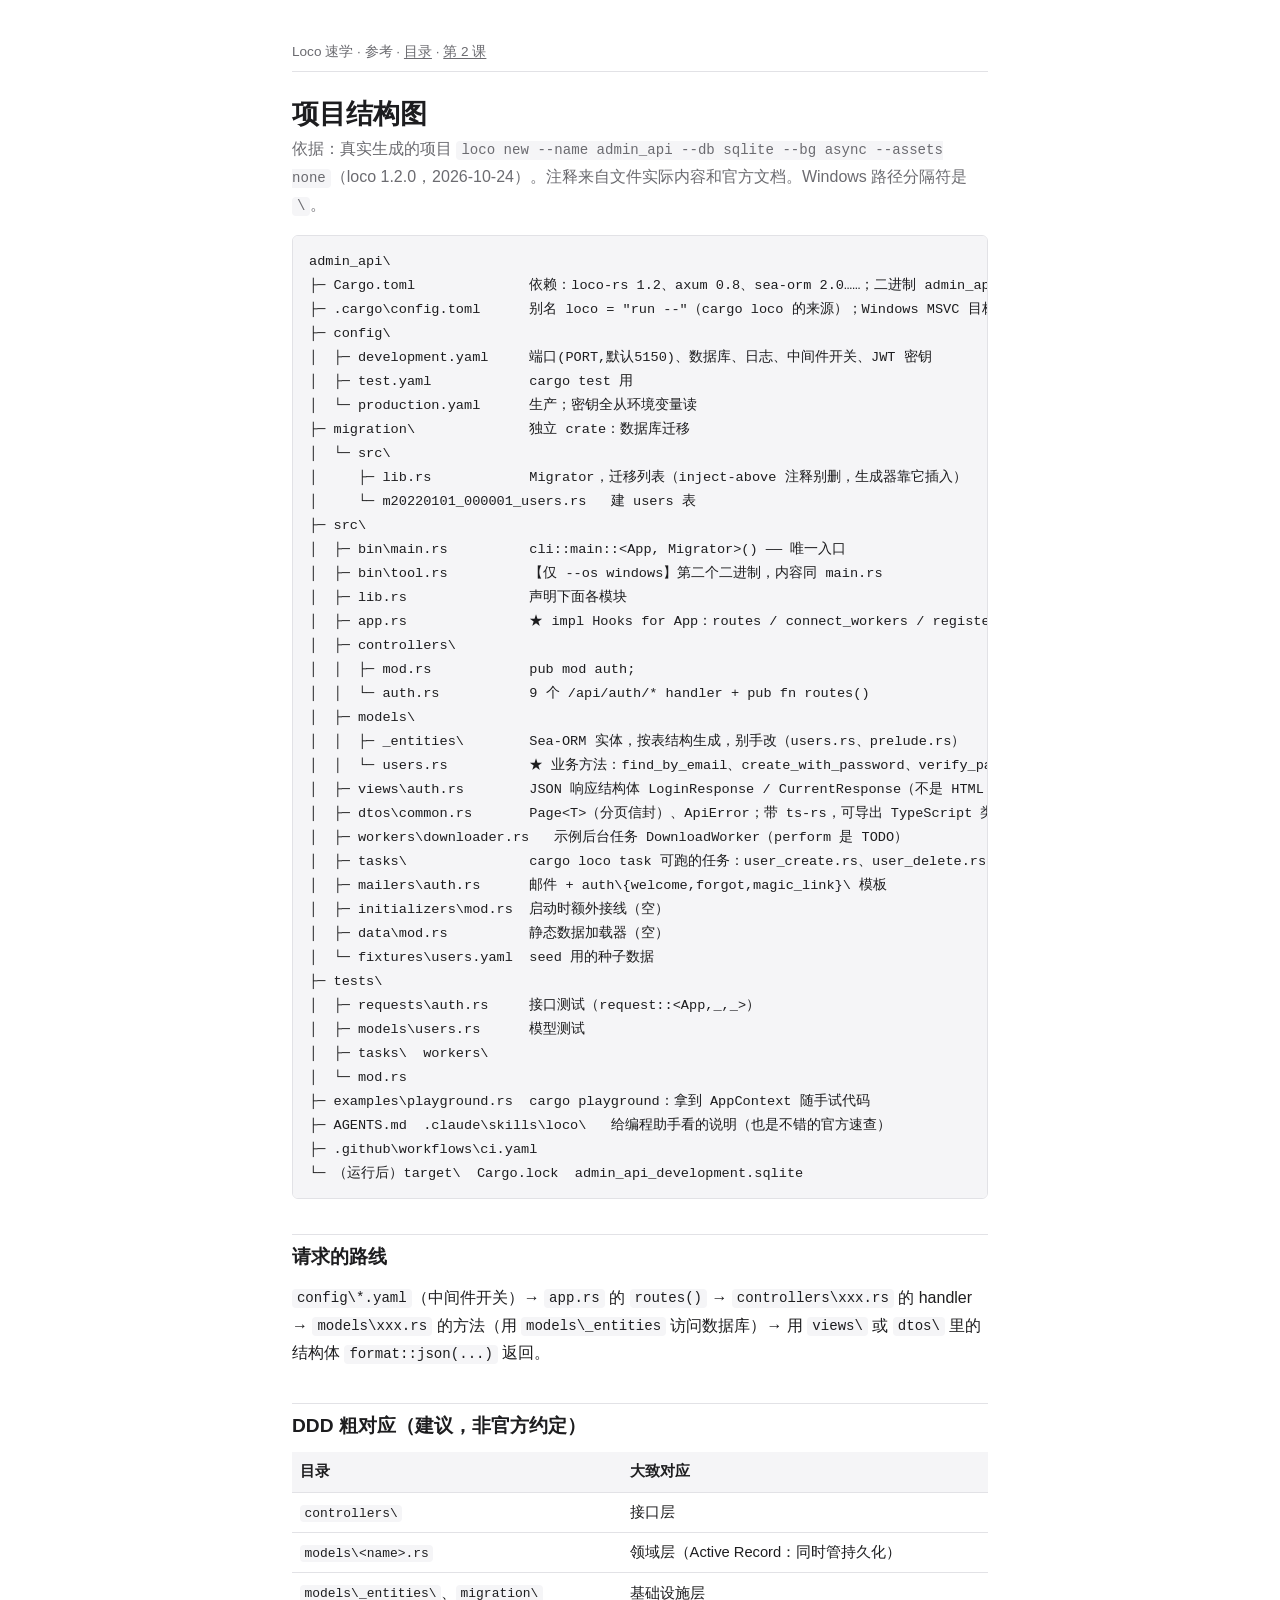
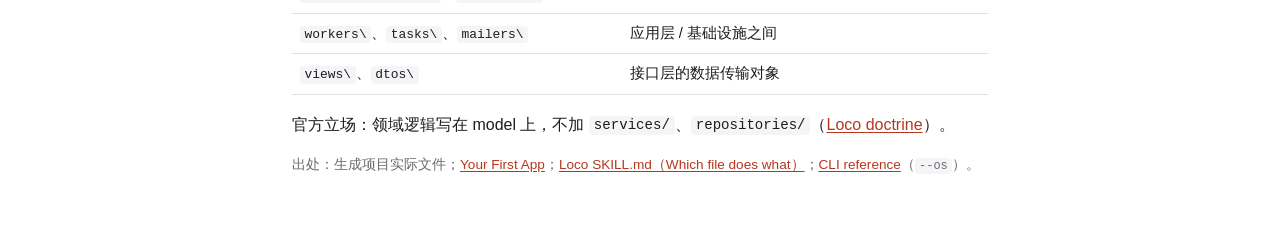
<file: reference/project-structure.html>
<!doctype html>
<html lang="zh-CN">
<head>
<meta charset="utf-8">
<meta name="viewport" content="width=device-width, initial-scale=1">
<title>项目结构图：admin_api</title>
<link rel="stylesheet" href="../assets/style.css">
</head>
<body>
<header class="course">Loco 速学 · 参考 · <a href="../index.html">目录</a> · <a href="../lessons/0002-structure-app-rs.html">第 2 课</a></header>

<h1>项目结构图</h1>
<p class="lede">依据：真实生成的项目 <code>loco new --name admin_api --db sqlite --bg async --assets none</code>（loco 1.2.0，2026-10-24）。注释来自文件实际内容和官方文档。Windows 路径分隔符是 <code>\</code>。</p>

<pre><code>admin_api\
├─ Cargo.toml              依赖：loco-rs 1.2、axum 0.8、sea-orm 2.0……；二进制 admin_api-cli
├─ .cargo\config.toml      别名 loco = "run --"（cargo loco 的来源）；Windows MSVC 目标用 rust-lld 链接
├─ config\
│  ├─ development.yaml     端口(PORT,默认5150)、数据库、日志、中间件开关、JWT 密钥
│  ├─ test.yaml            cargo test 用
│  └─ production.yaml      生产；密钥全从环境变量读
├─ migration\              独立 crate：数据库迁移
│  └─ src\
│     ├─ lib.rs            Migrator，迁移列表（inject-above 注释别删，生成器靠它插入）
│     └─ m20220101_000001_users.rs   建 users 表
├─ src\
│  ├─ bin\main.rs          cli::main::&lt;App, Migrator&gt;() —— 唯一入口
│  ├─ bin\tool.rs          【仅 --os windows】第二个二进制，内容同 main.rs
│  ├─ lib.rs               声明下面各模块
│  ├─ app.rs               ★ impl Hooks for App：routes / connect_workers / register_tasks / truncate / seed / initializers
│  ├─ controllers\
│  │  ├─ mod.rs            pub mod auth;
│  │  └─ auth.rs           9 个 /api/auth/* handler + pub fn routes()
│  ├─ models\
│  │  ├─ _entities\        Sea-ORM 实体，按表结构生成，别手改（users.rs、prelude.rs）
│  │  └─ users.rs          ★ 业务方法：find_by_email、create_with_password、verify_password、generate_jwt……
│  ├─ views\auth.rs        JSON 响应结构体 LoginResponse / CurrentResponse（不是 HTML 模板）
│  ├─ dtos\common.rs       Page&lt;T&gt;（分页信封）、ApiError；带 ts-rs，可导出 TypeScript 类型
│  ├─ workers\downloader.rs   示例后台任务 DownloadWorker（perform 是 TODO）
│  ├─ tasks\               cargo loco task 可跑的任务：user_create.rs、user_delete.rs
│  ├─ mailers\auth.rs      邮件 + auth\{welcome,forgot,magic_link}\ 模板
│  ├─ initializers\mod.rs  启动时额外接线（空）
│  ├─ data\mod.rs          静态数据加载器（空）
│  └─ fixtures\users.yaml  seed 用的种子数据
├─ tests\
│  ├─ requests\auth.rs     接口测试（request::&lt;App,_,_&gt;）
│  ├─ models\users.rs      模型测试
│  ├─ tasks\  workers\
│  └─ mod.rs
├─ examples\playground.rs  cargo playground：拿到 AppContext 随手试代码
├─ AGENTS.md  .claude\skills\loco\   给编程助手看的说明（也是不错的官方速查）
├─ .github\workflows\ci.yaml
└─ （运行后）target\  Cargo.lock  admin_api_development.sqlite</code></pre>

<h2>请求的路线</h2>
<p><code>config\*.yaml</code>（中间件开关）→ <code>app.rs</code> 的 <code>routes()</code> → <code>controllers\xxx.rs</code> 的 handler → <code>models\xxx.rs</code> 的方法（用 <code>models\_entities</code> 访问数据库）→ 用 <code>views\</code> 或 <code>dtos\</code> 里的结构体 <code>format::json(...)</code> 返回。</p>

<h2>DDD 粗对应（建议，非官方约定）</h2>
<table>
<tr><th>目录</th><th>大致对应</th></tr>
<tr><td><code>controllers\</code></td><td>接口层</td></tr>
<tr><td><code>models\&lt;name&gt;.rs</code></td><td>领域层（Active Record：同时管持久化）</td></tr>
<tr><td><code>models\_entities\</code>、<code>migration\</code></td><td>基础设施层</td></tr>
<tr><td><code>workers\</code>、<code>tasks\</code>、<code>mailers\</code></td><td>应用层 / 基础设施之间</td></tr>
<tr><td><code>views\</code>、<code>dtos\</code></td><td>接口层的数据传输对象</td></tr>
</table>
<p>官方立场：领域逻辑写在 model 上，不加 <code>services/</code>、<code>repositories/</code>（<a href="https://loco.rs/skills/loco/doctrine.md">Loco doctrine</a>）。</p>

<p class="source">出处：生成项目实际文件；<a href="https://loco.rs/docs/tutorials/your-first-app/">Your First App</a>；<a href="https://loco.rs/skills/loco/SKILL.md">Loco SKILL.md（Which file does what）</a>；<a href="https://loco.rs/docs/reference/cli/">CLI reference</a>（<code>--os</code>）。</p>
</body>
</html>
</file>
<file: assets/style.css>
/* Loco 速学 · 共享样式。干净、可打印。 */
:root {
  --fg: #1d1d1f;
  --muted: #6b6b70;
  --line: #e2e2e6;
  --bg-code: #f5f5f7;
  --accent: #b5371f;
  --ok: #1e7a3c;
  --bad: #b3261e;
  --radius: 6px;
}
* { box-sizing: border-box; }
html { font-size: 16px; }
body {
  margin: 0 auto;
  max-width: 46rem;
  padding: 2.5rem 1.25rem 4rem;
  color: var(--fg);
  background: #fff;
  font-family: -apple-system, BlinkMacSystemFont, "PingFang SC", "Hiragino Sans GB",
    "Noto Sans CJK SC", "Microsoft YaHei", "Segoe UI", sans-serif;
  line-height: 1.7;
}
header.course { color: var(--muted); font-size: .85rem; border-bottom: 1px solid var(--line); padding-bottom: .5rem; margin-bottom: 1.5rem; }
header.course a { color: var(--muted); }
h1 { font-size: 1.7rem; line-height: 1.3; margin: 0 0 .25rem; }
h2 { font-size: 1.2rem; margin: 2.2rem 0 .6rem; padding-top: .4rem; border-top: 1px solid var(--line); }
h3 { font-size: 1rem; margin: 1.4rem 0 .4rem; }
p, ul, ol { margin: .5rem 0 .9rem; }
.lede { color: var(--muted); margin-top: 0; }
a { color: var(--accent); text-underline-offset: 2px; }
code { font-family: "JetBrains Mono", "SFMono-Regular", Menlo, Consolas, monospace; font-size: .88em; background: var(--bg-code); padding: .1em .35em; border-radius: 4px; }
pre { background: var(--bg-code); border: 1px solid var(--line); border-radius: var(--radius); padding: .8rem 1rem; overflow-x: auto; line-height: 1.5; }
pre code { background: none; padding: 0; font-size: .85rem; }
pre.output { background: #fff; border-style: dashed; }
.label { display: block; font-size: .75rem; color: var(--muted); margin: 1rem 0 -.3rem; text-transform: uppercase; letter-spacing: .04em; }
table { border-collapse: collapse; width: 100%; margin: .6rem 0 1rem; font-size: .92rem; }
th, td { text-align: left; vertical-align: top; border-bottom: 1px solid var(--line); padding: .45rem .5rem; }
th { font-weight: 600; background: var(--bg-code); }
.note { border-left: 3px solid var(--accent); background: #fbf4f2; padding: .6rem .9rem; margin: 1rem 0; border-radius: 0 var(--radius) var(--radius) 0; font-size: .95rem; }
.source { font-size: .85rem; color: var(--muted); }
/* 回忆题 */
.quiz { border: 1px solid var(--line); border-radius: var(--radius); padding: .9rem 1rem; margin: 1rem 0; }
.quiz .q { font-weight: 600; margin-top: 0; }
.quiz button { display: block; width: 100%; text-align: left; font: inherit; background: #fff; border: 1px solid var(--line); border-radius: var(--radius); padding: .5rem .75rem; margin: .4rem 0; cursor: pointer; }
.quiz button:hover { border-color: var(--fg); }
.quiz button.right { border-color: var(--ok); background: #eef8f1; }
.quiz button.wrong { border-color: var(--bad); background: #fcefee; }
.quiz .fb { min-height: 1.5em; margin: .5rem 0 0; font-size: .95rem; }
details { border: 1px solid var(--line); border-radius: var(--radius); padding: .5rem .9rem; margin: .8rem 0; }
details summary { cursor: pointer; font-weight: 600; }
.task { background: var(--bg-code); border-radius: var(--radius); padding: .8rem 1rem; }
nav.next { display: flex; justify-content: space-between; gap: 1rem; border-top: 1px solid var(--line); margin-top: 2.5rem; padding-top: 1rem; font-size: .95rem; }
footer { color: var(--muted); font-size: .85rem; margin-top: 1.5rem; }
@media print {
  body { max-width: none; padding: 0; font-size: 11pt; }
  a { color: var(--fg); }
  a[href^="http"]::after { content: " (" attr(href) ")"; font-size: .8em; color: var(--muted); }
  pre, .quiz, details, table { break-inside: avoid; }
  .quiz button { border: 1px solid #999; }
  details { display: block; }
  details > *:not(summary) { display: block; }
  nav.next { display: none; }
}
</file>
